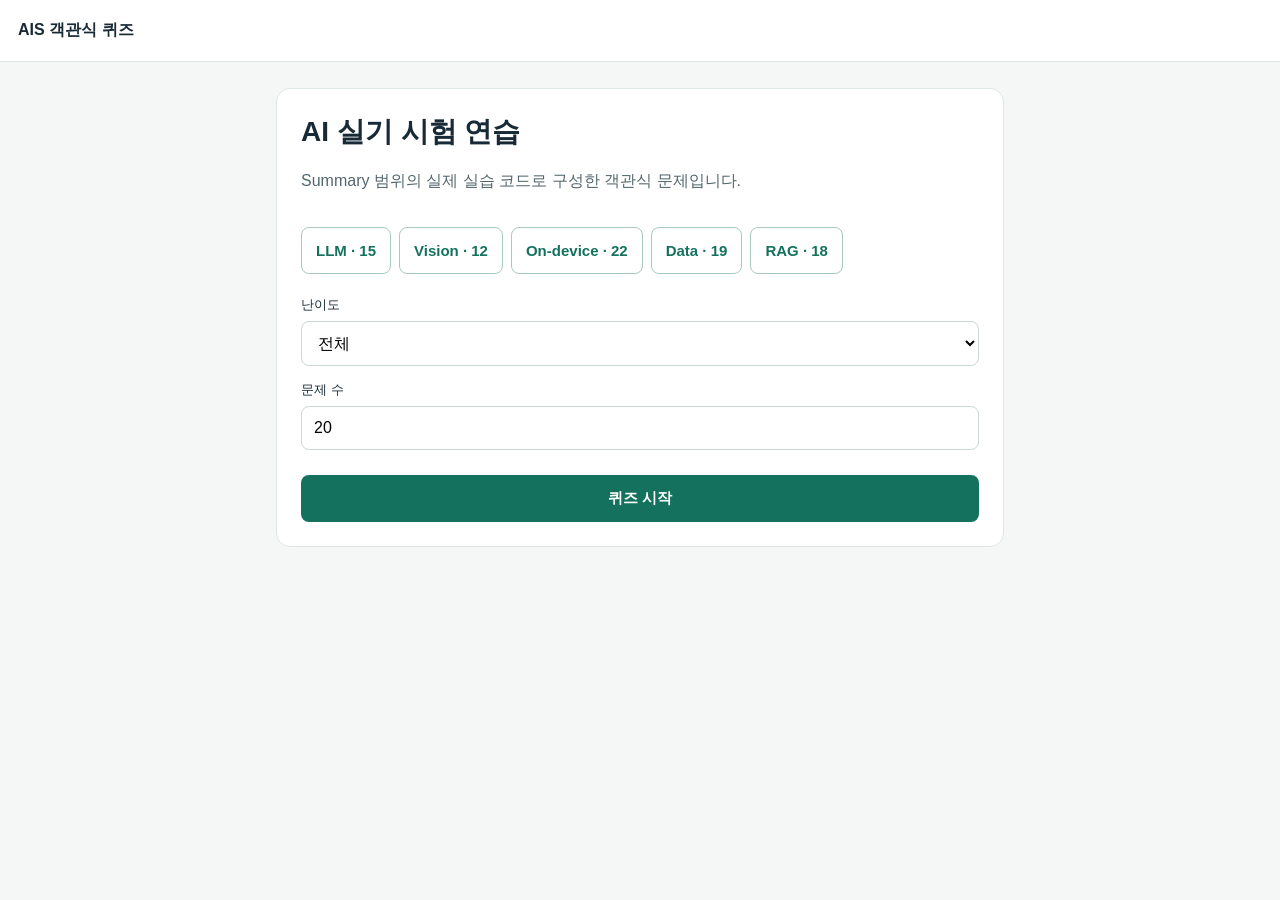
<file: docs/index.html>
<!doctype html>
<html lang="ko"><head><meta charset="utf-8"><meta name="viewport" content="width=device-width,initial-scale=1">
<title>AIS 객관식 퀴즈</title><link rel="stylesheet" href="style.css"><script src="questions.js"></script><script src="app.js" defer></script></head>
<body><header><b>AIS 객관식 퀴즈</b><span id="progress"></span></header><main>
<section id="setup"><h1>AI 실기 시험 연습</h1><p>Summary 범위의 실제 실습 코드로 구성한 객관식 문제입니다.</p>
<div id="fields"></div><label>난이도 <select id="level"><option value="mixed">전체</option><option value="easy">쉬움</option><option value="medium">보통</option><option value="hard">어려움</option></select></label>
<label>문제 수 <input id="count" type="number" min="1" value="20"></label><button id="start">퀴즈 시작</button><button id="retry" class="sub" hidden>최근 오답 다시 풀기</button></section>
<section id="quiz" hidden><div class="tags"><span id="field"></span><span id="level-tag"></span></div><h2 id="title"></h2><p id="prompt"></p><pre id="code"></pre><div id="options"></div><div id="feedback"></div><nav><button id="prev" class="sub">이전</button><button id="next">다음</button></nav></section>
<section id="result" hidden><h1>결과</h1><div id="score"></div><div id="breakdown"></div><button id="again">새 퀴즈</button></section>
</main></body></html>
</file>
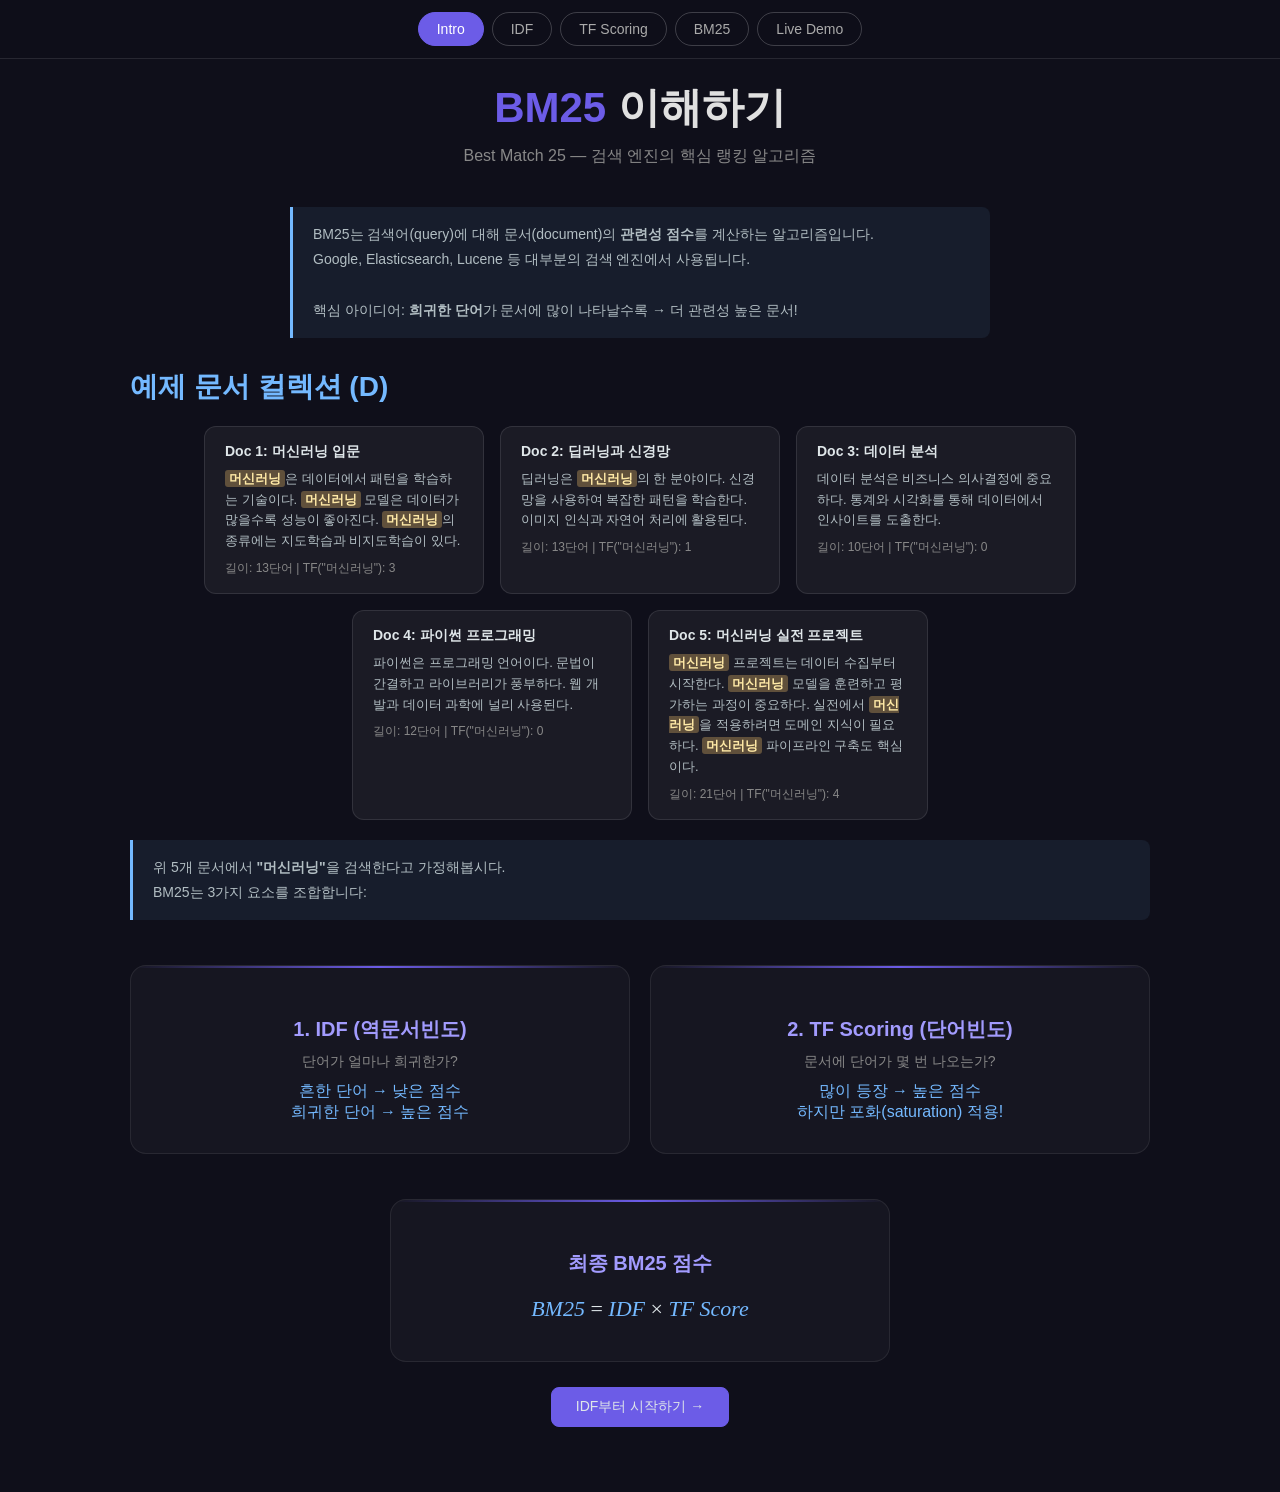
<file: 5. RAG/강의자료(이론)/1일차/bm25.html>
<!DOCTYPE html>
<html lang="ko">
<head>
<meta charset="UTF-8">
<meta name="viewport" content="width=device-width, initial-scale=1.0">
<title>BM25 Interactive Animation</title>
<style>
  * { margin: 0; padding: 0; box-sizing: border-box; }
  body {
    font-family: 'Segoe UI', -apple-system, BlinkMacSystemFont, sans-serif;
    background: #0f0f1a;
    color: #e0e0e0;
    overflow-x: hidden;
  }

  /* Navigation */
  .nav {
    position: fixed; top: 0; left: 0; right: 0; z-index: 100;
    background: rgba(15,15,26,0.95);
    backdrop-filter: blur(10px);
    border-bottom: 1px solid rgba(255,255,255,0.1);
    display: flex; justify-content: center; gap: 8px;
    padding: 12px 20px;
  }
  .nav button {
    padding: 8px 18px; border: 1px solid rgba(255,255,255,0.2);
    background: transparent; color: #aaa; border-radius: 20px;
    cursor: pointer; font-size: 14px; transition: all 0.3s;
  }
  .nav button.active { background: #6c5ce7; color: #fff; border-color: #6c5ce7; }
  .nav button:hover { border-color: #6c5ce7; color: #fff; }

  /* Sections */
  .section {
    display: none; min-height: 100vh; padding: 80px 40px 40px;
    max-width: 1100px; margin: 0 auto;
  }
  .section.active { display: block; }

  h1 { font-size: 42px; text-align: center; margin-bottom: 10px; }
  h1 span { color: #6c5ce7; }
  h2 { font-size: 28px; color: #74b9ff; margin: 30px 0 15px; }
  h3 { font-size: 20px; color: #a29bfe; margin: 20px 0 10px; }
  .subtitle { text-align: center; color: #888; font-size: 16px; margin-bottom: 40px; }

  /* Document cards */
  .docs-container { display: flex; gap: 16px; flex-wrap: wrap; justify-content: center; margin: 20px 0; }
  .doc-card {
    background: rgba(255,255,255,0.05); border: 1px solid rgba(255,255,255,0.1);
    border-radius: 12px; padding: 16px 20px; min-width: 200px; max-width: 280px;
    transition: all 0.4s; position: relative; overflow: hidden;
  }
  .doc-card.highlight {
    border-color: #6c5ce7; background: rgba(108,92,231,0.1);
    box-shadow: 0 0 20px rgba(108,92,231,0.3);
  }
  .doc-card .doc-title { font-weight: bold; color: #dfe6e9; margin-bottom: 8px; font-size: 14px; }
  .doc-card .doc-text { font-size: 13px; color: #b2bec3; line-height: 1.6; }
  .doc-card .doc-text .match {
    background: rgba(253,203,110,0.3); color: #ffeaa7; padding: 1px 4px;
    border-radius: 3px; font-weight: bold; transition: all 0.3s;
  }
  .doc-card .doc-text .match.active {
    background: rgba(253,203,110,0.6); transform: scale(1.05);
  }

  /* Formula display */
  .formula-box {
    background: rgba(255,255,255,0.03); border: 1px solid rgba(255,255,255,0.08);
    border-radius: 16px; padding: 30px; margin: 25px 0; text-align: center;
    position: relative; overflow: hidden;
  }
  .formula-box::before {
    content: ''; position: absolute; top: 0; left: 0; right: 0; height: 2px;
    background: linear-gradient(90deg, transparent, #6c5ce7, transparent);
  }
  .formula { font-size: 22px; font-family: 'Georgia', serif; color: #dfe6e9; line-height: 2; }
  .formula .var { color: #74b9ff; font-style: italic; }
  .formula .num { color: #ffeaa7; font-weight: bold; transition: all 0.3s; }
  .formula .op { color: #fd79a8; }
  .formula .result { color: #55efc4; font-weight: bold; font-size: 26px; }

  /* Calculation steps */
  .calc-steps {
    display: flex; flex-direction: column; gap: 12px; margin: 20px 0;
  }
  .calc-step {
    display: flex; align-items: center; gap: 15px;
    background: rgba(255,255,255,0.03); border-radius: 10px;
    padding: 14px 20px; opacity: 0; transform: translateX(-30px);
    transition: all 0.5s ease;
  }
  .calc-step.visible { opacity: 1; transform: translateX(0); }
  .calc-step .step-num {
    background: #6c5ce7; color: #fff; width: 30px; height: 30px;
    border-radius: 50%; display: flex; align-items: center; justify-content: center;
    font-size: 14px; font-weight: bold; flex-shrink: 0;
  }
  .calc-step .step-content { flex: 1; }
  .calc-step .step-label { color: #a29bfe; font-size: 13px; margin-bottom: 4px; }
  .calc-step .step-formula { color: #dfe6e9; font-size: 15px; font-family: 'Georgia', serif; }
  .calc-step .step-value { color: #55efc4; font-weight: bold; font-size: 18px; margin-left: auto; }

  /* Bar chart */
  .bar-chart { display: flex; align-items: flex-end; gap: 20px; height: 250px; margin: 30px 0; padding: 0 20px; }
  .bar-wrapper { flex: 1; display: flex; flex-direction: column; align-items: center; }
  .bar {
    width: 60px; background: linear-gradient(180deg, #6c5ce7, #a29bfe);
    border-radius: 8px 8px 0 0; transition: height 1s ease; position: relative;
    min-height: 0;
  }
  .bar .bar-value {
    position: absolute; top: -28px; left: 50%; transform: translateX(-50%);
    color: #55efc4; font-weight: bold; font-size: 14px; white-space: nowrap;
  }
  .bar-label { margin-top: 10px; font-size: 12px; color: #888; text-align: center; max-width: 80px; }

  /* Search box */
  .search-box {
    display: flex; align-items: center; gap: 12px; justify-content: center;
    margin: 30px 0;
  }
  .search-box input {
    background: rgba(255,255,255,0.08); border: 1px solid rgba(255,255,255,0.2);
    color: #fff; padding: 12px 20px; border-radius: 25px; font-size: 16px;
    width: 300px; outline: none; transition: border-color 0.3s;
  }
  .search-box input:focus { border-color: #6c5ce7; }
  .search-box button {
    padding: 12px 24px; background: #6c5ce7; color: #fff; border: none;
    border-radius: 25px; cursor: pointer; font-size: 16px; transition: all 0.3s;
  }
  .search-box button:hover { background: #5b4cdb; }

  /* Controls */
  .controls { display: flex; justify-content: center; gap: 12px; margin: 25px 0; }
  .controls button {
    padding: 10px 24px; border: 1px solid rgba(255,255,255,0.2);
    background: rgba(255,255,255,0.05); color: #dfe6e9; border-radius: 8px;
    cursor: pointer; font-size: 14px; transition: all 0.3s;
  }
  .controls button:hover { background: rgba(108,92,231,0.3); border-color: #6c5ce7; }
  .controls button.primary { background: #6c5ce7; border-color: #6c5ce7; }

  /* Explanation text */
  .explain {
    background: rgba(116,185,255,0.08); border-left: 3px solid #74b9ff;
    padding: 15px 20px; border-radius: 0 8px 8px 0; margin: 15px 0;
    font-size: 14px; line-height: 1.8; color: #b2bec3;
  }

  /* Parameter sliders */
  .param-group { display: flex; gap: 30px; margin: 20px 0; flex-wrap: wrap; }
  .param {
    flex: 1; min-width: 200px; background: rgba(255,255,255,0.03);
    border-radius: 10px; padding: 15px 20px;
  }
  .param label { display: flex; justify-content: space-between; color: #a29bfe; font-size: 14px; margin-bottom: 8px; }
  .param label span { color: #55efc4; font-weight: bold; }
  .param input[type="range"] {
    width: 100%; -webkit-appearance: none; height: 6px;
    background: rgba(255,255,255,0.1); border-radius: 3px; outline: none;
  }
  .param input[type="range"]::-webkit-slider-thumb {
    -webkit-appearance: none; width: 18px; height: 18px;
    background: #6c5ce7; border-radius: 50%; cursor: pointer;
  }

  /* Ranking table */
  .ranking-table { width: 100%; border-collapse: collapse; margin: 20px 0; }
  .ranking-table th {
    background: rgba(108,92,231,0.2); color: #a29bfe; padding: 12px 16px;
    text-align: left; font-size: 14px; border-bottom: 1px solid rgba(255,255,255,0.1);
  }
  .ranking-table td {
    padding: 12px 16px; border-bottom: 1px solid rgba(255,255,255,0.05);
    font-size: 14px; transition: all 0.5s;
  }
  .ranking-table tr { transition: all 0.5s; }
  .ranking-table tr.top { background: rgba(108,92,231,0.1); }

  /* Score badge */
  .score-badge {
    display: inline-block; background: rgba(85,239,196,0.15);
    color: #55efc4; padding: 4px 10px; border-radius: 12px;
    font-weight: bold; font-size: 13px;
  }

  /* Animation for section transitions */
  @keyframes fadeInUp {
    from { opacity: 0; transform: translateY(20px); }
    to { opacity: 1; transform: translateY(0); }
  }
  .animate-in { animation: fadeInUp 0.6s ease forwards; }

  /* Step indicator */
  .step-indicator {
    display: flex; justify-content: center; gap: 8px; margin: 20px 0;
  }
  .step-dot {
    width: 10px; height: 10px; border-radius: 50%;
    background: rgba(255,255,255,0.2); transition: all 0.3s;
  }
  .step-dot.active { background: #6c5ce7; transform: scale(1.3); }

  .tag {
    display: inline-block; background: rgba(108,92,231,0.2); color: #a29bfe;
    padding: 2px 8px; border-radius: 4px; font-size: 12px; margin: 2px;
  }

  .grid-2 { display: grid; grid-template-columns: 1fr 1fr; gap: 20px; }
  @media (max-width: 768px) { .grid-2 { grid-template-columns: 1fr; } }

  .highlight-num { color: #ffeaa7 !important; font-weight: bold; }

  /* Race bars (horizontal) */
  .race-row {
    display: flex; align-items: center; gap: 12px; margin: 8px 0;
    transition: all 0.8s cubic-bezier(0.4, 0, 0.2, 1);
    position: relative;
  }
  .race-label {
    width: 180px; flex-shrink: 0; font-size: 13px; color: #dfe6e9;
    text-align: right; white-space: nowrap; overflow: hidden; text-overflow: ellipsis;
  }
  .race-bar-bg {
    flex: 1; height: 38px; background: rgba(255,255,255,0.03);
    border-radius: 6px; position: relative; overflow: hidden;
  }
  .race-bar-fill {
    height: 100%; border-radius: 6px;
    transition: width 0.8s cubic-bezier(0.4, 0, 0.2, 1), background 0.5s;
    display: flex; align-items: center; justify-content: flex-end; padding-right: 10px;
    font-size: 13px; font-weight: bold; color: #fff; min-width: 50px;
  }
  .race-rank {
    width: 32px; height: 32px; border-radius: 50%; display: flex;
    align-items: center; justify-content: center; font-weight: bold;
    font-size: 16px; flex-shrink: 0; transition: all 0.5s;
  }
  .race-rank.r1 { background: #ffd700; color: #1a1a2e; }
  .race-rank.r2 { background: #c0c0c0; color: #1a1a2e; }
  .race-rank.r3 { background: #cd7f32; color: #1a1a2e; }
  .race-rank.r4 { background: rgba(255,255,255,0.15); color: #888; }
  .race-rank.r5 { background: rgba(255,255,255,0.08); color: #666; }

  .race-change {
    width: 50px; flex-shrink: 0; text-align: center; font-size: 14px; font-weight: bold;
    transition: all 0.5s;
  }
  .race-change.up { color: #55efc4; }
  .race-change.down { color: #ff7675; }
  .race-change.same { color: #636e72; }

  /* Preset buttons */
  .preset-btn {
    padding: 10px 18px; border: 2px solid rgba(255,255,255,0.15);
    background: rgba(255,255,255,0.04); color: #b2bec3; border-radius: 12px;
    cursor: pointer; font-size: 13px; transition: all 0.3s; text-align: center;
    min-width: 140px;
  }
  .preset-btn:hover { border-color: #6c5ce7; color: #dfe6e9; background: rgba(108,92,231,0.1); }
  .preset-btn.active { border-color: #6c5ce7; color: #fff; background: rgba(108,92,231,0.25); box-shadow: 0 0 15px rgba(108,92,231,0.3); }
  .preset-btn .preset-name { font-weight: bold; font-size: 14px; margin-bottom: 4px; }
  .preset-btn .preset-vals { color: #a29bfe; font-size: 12px; }

  /* Rank change flash */
  @keyframes flashGold {
    0% { box-shadow: 0 0 0px rgba(255,215,0,0); }
    50% { box-shadow: 0 0 20px rgba(255,215,0,0.5); }
    100% { box-shadow: 0 0 0px rgba(255,215,0,0); }
  }
  .rank-flash { animation: flashGold 0.6s ease; }
</style>
</head>
<body>

<nav class="nav">
  <button class="active" onclick="showSection('intro')">Intro</button>
  <button onclick="showSection('idf')">IDF</button>
  <button onclick="showSection('tf')">TF Scoring</button>
  <button onclick="showSection('bm25')">BM25</button>
  <button onclick="showSection('demo')">Live Demo</button>
</nav>

<!-- INTRO -->
<div id="intro" class="section active">
  <h1><span>BM25</span> 이해하기</h1>
  <p class="subtitle">Best Match 25 — 검색 엔진의 핵심 랭킹 알고리즘</p>

  <div class="explain" style="max-width:700px; margin: 30px auto;">
    BM25는 검색어(query)에 대해 문서(document)의 <strong>관련성 점수</strong>를 계산하는 알고리즘입니다.<br>
    Google, Elasticsearch, Lucene 등 대부분의 검색 엔진에서 사용됩니다.<br><br>
    핵심 아이디어: <strong>희귀한 단어</strong>가 문서에 많이 나타날수록 → 더 관련성 높은 문서!
  </div>

  <h2>예제 문서 컬렉션 (D)</h2>
  <div class="docs-container" id="intro-docs"></div>

  <div class="explain" style="margin-top: 20px;">
    위 5개 문서에서 <strong>"머신러닝"</strong>을 검색한다고 가정해봅시다.<br>
    BM25는 3가지 요소를 조합합니다:
  </div>

  <div class="grid-2" style="margin-top: 20px;">
    <div class="formula-box">
      <h3>1. IDF (역문서빈도)</h3>
      <p style="color:#888; font-size:14px;">단어가 얼마나 희귀한가?</p>
      <p style="color:#74b9ff; margin-top:10px;">흔한 단어 → 낮은 점수<br>희귀한 단어 → 높은 점수</p>
    </div>
    <div class="formula-box">
      <h3>2. TF Scoring (단어빈도)</h3>
      <p style="color:#888; font-size:14px;">문서에 단어가 몇 번 나오는가?</p>
      <p style="color:#74b9ff; margin-top:10px;">많이 등장 → 높은 점수<br>하지만 포화(saturation) 적용!</p>
    </div>
  </div>

  <div class="formula-box" style="max-width: 500px; margin: 20px auto;">
    <h3>최종 BM25 점수</h3>
    <div class="formula">
      <span class="var">BM25</span> = <span class="var">IDF</span> × <span class="var">TF Score</span>
    </div>
  </div>

  <div class="controls">
    <button class="primary" onclick="showSection('idf')">IDF부터 시작하기 →</button>
  </div>
</div>

<!-- IDF Section -->
<div id="idf" class="section">
  <h1>Step 1: <span>IDF</span></h1>
  <p class="subtitle">Inverse Document Frequency — 단어의 희귀도</p>

  <div class="formula-box">
    <div class="formula">
      IDF(<span class="var">w</span>) = log<sub>e</sub>(1 + (<span class="var">|D|</span> − <span class="var">df</span> + 0.5) / (<span class="var">df</span> + 0.5))
    </div>
    <div style="margin-top:15px; font-size:14px; color:#888;">
      <span class="var">|D|</span> = 전체 문서 수 &nbsp;|&nbsp;
      <span class="var">df</span> = 해당 단어가 등장하는 문서 수
    </div>
  </div>

  <div class="explain">
    <strong>직관:</strong> "the", "is" 같은 흔한 단어는 거의 모든 문서에 있으므로 df ≈ |D| → IDF ≈ 0<br>
    반면 "양자컴퓨팅" 같은 희귀한 단어는 df가 작아 → IDF가 커집니다.
  </div>

  <h2>단어별 IDF 비교</h2>
  <p style="color:#888; font-size:14px; margin-bottom:10px;">|D| = 5 (전체 문서 5개)</p>

  <div id="idf-chart" class="bar-chart"></div>
  <div id="idf-labels" style="display:flex; gap:20px; justify-content:center; flex-wrap:wrap;"></div>

  <div id="idf-calc-steps" class="calc-steps" style="margin-top:30px;"></div>

  <div class="controls" style="margin-top:30px;">
    <button onclick="animateIDF()">계산 애니메이션 ▶</button>
    <button class="primary" onclick="showSection('tf')">TF Scoring으로 →</button>
  </div>
</div>

<!-- TF Scoring Section -->
<div id="tf" class="section">
  <h1>Step 2: <span>TF Scoring</span></h1>
  <p class="subtitle">Term Frequency with Saturation — 단어 빈도 점수</p>

  <div class="formula-box">
    <div class="formula">
      Score(<span class="var">w</span>, doc) =
      <span class="var">TF</span> · (<span class="var">k</span> + 1) /
      (<span class="var">TF</span> + <span class="var">k</span> · (1 − <span class="var">b</span> + <span class="var">b</span> · <span class="var">|doc|</span>/<span class="var">avgdl</span>))
    </div>
  </div>

  <div class="param-group">
    <div class="param">
      <label>k (포화 계수) <span id="k-val">1.2</span></label>
      <input type="range" id="k-slider" min="0" max="3" step="0.1" value="1.2" oninput="updateTFChart()">
      <p style="color:#666; font-size:12px; margin-top:5px;">높을수록 TF의 영향이 천천히 포화</p>
    </div>
    <div class="param">
      <label>b (문서 길이 보정) <span id="b-val">0.75</span></label>
      <input type="range" id="b-slider" min="0" max="1" step="0.05" value="0.75" oninput="updateTFChart()">
      <p style="color:#666; font-size:12px; margin-top:5px;">1이면 긴 문서에 강한 페널티, 0이면 길이 무시</p>
    </div>
  </div>

  <div class="grid-2">
    <div>
      <h3>TF Saturation 곡선</h3>
      <canvas id="tf-curve" width="450" height="280"></canvas>
      <div class="explain" style="margin-top:10px;">
        TF가 증가해도 점수는 <strong>무한히 올라가지 않고</strong> 포화됩니다.<br>
        이것이 순수 TF와 BM25의 핵심 차이입니다.
      </div>
    </div>
    <div>
      <h3>문서 길이 보정 (b 파라미터)</h3>
      <canvas id="len-curve" width="450" height="280"></canvas>
      <div class="explain" style="margin-top:10px;">
        긴 문서는 단어가 자연스럽게 더 많이 등장하므로<br>
        <strong>b</strong>가 이를 보정합니다. b=0이면 보정 없음.
      </div>
    </div>
  </div>

  <h2>실제 계산 예시</h2>
  <p style="color:#888;">검색어: "머신러닝" | k=1.2, b=0.75, avgdl=<span id="avgdl-display"></span></p>
  <div id="tf-calc-steps" class="calc-steps" style="margin-top:15px;"></div>

  <div class="controls" style="margin-top:30px;">
    <button onclick="animateTF()">계산 애니메이션 ▶</button>
    <button class="primary" onclick="showSection('bm25')">최종 BM25로 →</button>
  </div>
</div>

<!-- BM25 Final Section -->
<div id="bm25" class="section">
  <h1>Final: <span>BM25</span> Score</h1>
  <p class="subtitle">IDF × TF Score = 최종 관련성 점수</p>

  <div class="formula-box">
    <div class="formula">
      BM25(<span class="var">w</span>, doc, D) = Score<sub>BM25</sub>(<span class="var">w</span>, doc) × IDF<sub>BM25</sub>(<span class="var">w</span>, D)
    </div>
  </div>

  <div class="explain">
    각 문서에 대해 IDF(전체 컬렉션 기준)와 TF Score(개별 문서 기준)를 곱해서 최종 점수를 구합니다.<br>
    검색어가 여러 단어인 경우, 각 단어의 BM25를 합산합니다.
  </div>

  <h2>검색어: "머신러닝" — 문서별 최종 점수</h2>
  <div id="bm25-breakdown"></div>

  <div style="margin-top: 30px;">
    <h2>문서 랭킹 결과</h2>
    <table class="ranking-table" id="ranking-table">
      <thead>
        <tr>
          <th>순위</th><th>문서</th><th>TF</th><th>|doc|</th><th>TF Score</th><th>IDF</th><th>BM25</th>
        </tr>
      </thead>
      <tbody id="ranking-body"></tbody>
    </table>
  </div>

  <div id="bm25-bars" class="bar-chart" style="height:200px; margin-top:30px;"></div>

  <div class="controls" style="margin-top:30px;">
    <button onclick="animateBM25()">랭킹 애니메이션 ▶</button>
    <button class="primary" onclick="showSection('demo')">라이브 데모 →</button>
  </div>
</div>

<!-- Live Demo Section -->
<div id="demo" class="section">
  <h1>Live <span>Demo</span></h1>
  <p class="subtitle">k와 b 값에 따라 문서 랭킹이 극적으로 바뀌는 것을 확인해보세요</p>

  <div class="search-box">
    <input type="text" id="search-input" placeholder="검색어 입력 (예: 딥러닝 모델)" value="머신러닝 데이터">
    <button onclick="runDemo()">검색</button>
  </div>

  <!-- Preset scenarios -->
  <div style="margin: 20px 0;">
    <h3 style="text-align:center; margin-bottom: 15px;">시나리오 프리셋</h3>
    <div id="presets" style="display:flex; gap:10px; flex-wrap:wrap; justify-content:center;"></div>
  </div>

  <!-- Sliders -->
  <div class="param-group">
    <div class="param">
      <label>k (포화 계수) <span id="demo-k-val">1.2</span></label>
      <input type="range" id="demo-k" min="0" max="3" step="0.05" value="1.2" oninput="onSliderChange()">
      <div style="display:flex; justify-content:space-between; color:#555; font-size:11px; margin-top:4px;">
        <span>0 (TF 무시)</span><span>1.2 (기본)</span><span>3.0 (TF 중시)</span>
      </div>
    </div>
    <div class="param">
      <label>b (문서 길이 보정) <span id="demo-b-val">0.75</span></label>
      <input type="range" id="demo-b" min="0" max="1" step="0.05" value="0.75" oninput="onSliderChange()">
      <div style="display:flex; justify-content:space-between; color:#555; font-size:11px; margin-top:4px;">
        <span>0 (길이 무시)</span><span>0.75 (기본)</span><span>1.0 (강한 보정)</span>
      </div>
    </div>
  </div>

  <!-- Current scenario explanation -->
  <div id="demo-explain" class="explain" style="text-align:center; font-size:15px;"></div>

  <!-- Animated ranking race -->
  <div style="margin: 30px 0;">
    <h2 style="text-align:center;">문서 랭킹 레이스</h2>
    <div id="race-container" style="margin-top:20px; display:flex; flex-direction:column;"></div>
  </div>

  <!-- Detail table -->
  <table class="ranking-table" id="demo-table" style="margin-top:20px;">
    <thead>
      <tr><th>순위</th><th>문서</th><th>TF</th><th>|doc|</th><th>TF Score</th><th>IDF 합</th><th>BM25</th></tr>
    </thead>
    <tbody id="demo-body"></tbody>
  </table>

  <!-- Animate between presets -->
  <div class="controls" style="margin-top: 20px;">
    <button class="primary" onclick="animatePresetCycle()" id="cycle-btn">모든 시나리오 자동 재생 ▶</button>
  </div>
</div>

<script>
// ===== DATA =====
const documents = [
  {
    id: 1,
    title: "Doc 1: 머신러닝 입문",
    text: "머신러닝은 데이터에서 패턴을 학습하는 기술이다. 머신러닝 모델은 데이터가 많을수록 성능이 좋아진다. 머신러닝의 종류에는 지도학습과 비지도학습이 있다.",
    words: ["머신러닝", "데이터", "패턴", "학습", "기술", "머신러닝", "모델", "데이터", "성능", "머신러닝", "종류", "지도학습", "비지도학습"]
  },
  {
    id: 2,
    title: "Doc 2: 딥러닝과 신경망",
    text: "딥러닝은 머신러닝의 한 분야이다. 신경망을 사용하여 복잡한 패턴을 학습한다. 이미지 인식과 자연어 처리에 활용된다.",
    words: ["딥러닝", "머신러닝", "분야", "신경망", "사용", "복잡", "패턴", "학습", "이미지", "인식", "자연어", "처리", "활용"]
  },
  {
    id: 3,
    title: "Doc 3: 데이터 분석",
    text: "데이터 분석은 비즈니스 의사결정에 중요하다. 통계와 시각화를 통해 데이터에서 인사이트를 도출한다.",
    words: ["데이터", "분석", "비즈니스", "의사결정", "중요", "통계", "시각화", "데이터", "인사이트", "도출"]
  },
  {
    id: 4,
    title: "Doc 4: 파이썬 프로그래밍",
    text: "파이썬은 프로그래밍 언어이다. 문법이 간결하고 라이브러리가 풍부하다. 웹 개발과 데이터 과학에 널리 사용된다.",
    words: ["파이썬", "프로그래밍", "언어", "문법", "간결", "라이브러리", "풍부", "웹", "개발", "데이터", "과학", "사용"]
  },
  {
    id: 5,
    title: "Doc 5: 머신러닝 실전 프로젝트",
    text: "머신러닝 프로젝트는 데이터 수집부터 시작한다. 머신러닝 모델을 훈련하고 평가하는 과정이 중요하다. 실전에서 머신러닝을 적용하려면 도메인 지식이 필요하다. 머신러닝 파이프라인 구축도 핵심이다.",
    words: ["머신러닝", "프로젝트", "데이터", "수집", "시작", "머신러닝", "모델", "훈련", "평가", "과정", "중요", "실전", "머신러닝", "적용", "도메인", "지식", "필요", "머신러닝", "파이프라인", "구축", "핵심"]
  }
];

const D = documents.length; // 5

// Count term frequency in a document
function getTF(term, doc) {
  return doc.words.filter(w => w === term).length;
}

// Count document frequency
function getDF(term) {
  return documents.filter(doc => doc.words.includes(term)).length;
}

// Average document length
function getAvgDL() {
  return documents.reduce((sum, doc) => sum + doc.words.length, 0) / D;
}

// IDF calculation
function calcIDF(df, totalDocs) {
  return Math.log(1 + (totalDocs - df + 0.5) / (df + 0.5));
}

// TF Score
function calcTFScore(tf, docLen, avgdl, k, b) {
  return (tf * (k + 1)) / (tf + k * (1 - b + b * (docLen / avgdl)));
}

// BM25 for a single term
function calcBM25(term, doc, k, b) {
  const tf = getTF(term, doc);
  const df = getDF(term);
  const avgdl = getAvgDL();
  const idf = calcIDF(df, D);
  const tfScore = calcTFScore(tf, doc.words.length, avgdl, k, b);
  return { bm25: idf * tfScore, idf, tfScore, tf, df, docLen: doc.words.length };
}

// ===== NAVIGATION =====
function showSection(id) {
  document.querySelectorAll('.section').forEach(s => s.classList.remove('active'));
  document.querySelectorAll('.nav button').forEach(b => b.classList.remove('active'));
  document.getElementById(id).classList.add('active');
  document.querySelector(`.nav button[onclick="showSection('${id}')"]`).classList.add('active');

  if (id === 'idf') initIDF();
  if (id === 'tf') initTF();
  if (id === 'bm25') initBM25();
  if (id === 'demo') { initPresets(); prevRanking = null; runDemo(); }
}

// ===== INTRO =====
function initIntro() {
  const container = document.getElementById('intro-docs');
  container.innerHTML = '';
  documents.forEach(doc => {
    const card = document.createElement('div');
    card.className = 'doc-card';
    const highlighted = doc.text.replace(/머신러닝/g, '<span class="match">머신러닝</span>');
    card.innerHTML = `
      <div class="doc-title">${doc.title}</div>
      <div class="doc-text">${highlighted}</div>
      <div style="margin-top:8px; color:#888; font-size:12px;">길이: ${doc.words.length}단어 | TF("머신러닝"): ${getTF("머신러닝", doc)}</div>
    `;
    container.appendChild(card);
  });
}

// ===== IDF =====
const idfWords = [
  { word: "데이터", df: 4 },
  { word: "학습", df: 2 },
  { word: "머신러닝", df: 3 },
  { word: "신경망", df: 1 },
  { word: "파이프라인", df: 1 },
];

function initIDF() {
  const chart = document.getElementById('idf-chart');
  chart.innerHTML = '';
  idfWords.forEach(item => {
    const idf = calcIDF(item.df, D);
    const wrapper = document.createElement('div');
    wrapper.className = 'bar-wrapper';
    wrapper.innerHTML = `
      <div class="bar" style="height:0px" data-target="${idf / 2.0 * 200}">
        <span class="bar-value">${idf.toFixed(3)}</span>
      </div>
      <div class="bar-label"><strong>${item.word}</strong><br>df=${item.df}</div>
    `;
    chart.appendChild(wrapper);
  });

  const steps = document.getElementById('idf-calc-steps');
  steps.innerHTML = '';
  idfWords.forEach((item, i) => {
    const idf = calcIDF(item.df, D);
    const step = document.createElement('div');
    step.className = 'calc-step';
    step.innerHTML = `
      <div class="step-num">${i + 1}</div>
      <div class="step-content">
        <div class="step-label">"${item.word}" — df = ${item.df}</div>
        <div class="step-formula">log(1 + (${D} − ${item.df} + 0.5) / (${item.df} + 0.5)) = log(1 + ${((D - item.df + 0.5) / (item.df + 0.5)).toFixed(3)})</div>
      </div>
      <div class="step-value">${idf.toFixed(3)}</div>
    `;
    steps.appendChild(step);
  });
}

function animateIDF() {
  const bars = document.querySelectorAll('#idf-chart .bar');
  const steps = document.querySelectorAll('#idf-calc-steps .calc-step');

  bars.forEach(bar => { bar.style.height = '0px'; });
  steps.forEach(step => { step.classList.remove('visible'); });

  bars.forEach((bar, i) => {
    setTimeout(() => {
      bar.style.height = bar.dataset.target + 'px';
      steps[i].classList.add('visible');
    }, i * 400);
  });
}

// ===== TF SCORING =====
function initTF() {
  const avgdl = getAvgDL();
  document.getElementById('avgdl-display').textContent = avgdl.toFixed(1);
  updateTFChart();
  buildTFSteps();
}

function updateTFChart() {
  const k = parseFloat(document.getElementById('k-slider').value);
  const b = parseFloat(document.getElementById('b-slider').value);
  document.getElementById('k-val').textContent = k.toFixed(1);
  document.getElementById('b-val').textContent = b.toFixed(2);
  drawTFCurve(k, b);
  drawLenCurve(k, b);
}

function drawTFCurve(k, b) {
  const canvas = document.getElementById('tf-curve');
  const ctx = canvas.getContext('2d');
  const W = canvas.width, H = canvas.height;
  ctx.clearRect(0, 0, W, H);

  const pad = { left: 50, bottom: 40, top: 20, right: 20 };
  const gW = W - pad.left - pad.right;
  const gH = H - pad.top - pad.bottom;

  // Axes
  ctx.strokeStyle = 'rgba(255,255,255,0.2)';
  ctx.lineWidth = 1;
  ctx.beginPath();
  ctx.moveTo(pad.left, pad.top);
  ctx.lineTo(pad.left, H - pad.bottom);
  ctx.lineTo(W - pad.right, H - pad.bottom);
  ctx.stroke();

  // Labels
  ctx.fillStyle = '#888';
  ctx.font = '12px sans-serif';
  ctx.textAlign = 'center';
  ctx.fillText('TF (단어 빈도)', W / 2, H - 5);
  ctx.save();
  ctx.translate(12, H / 2);
  ctx.rotate(-Math.PI / 2);
  ctx.fillText('Score', 0, 0);
  ctx.restore();

  // X ticks
  for (let i = 0; i <= 10; i++) {
    const x = pad.left + (i / 10) * gW;
    ctx.fillStyle = '#666';
    ctx.fillText(i.toString(), x, H - pad.bottom + 18);
  }

  const maxScore = (k + 1); // theoretical max
  // Y ticks
  for (let i = 0; i <= 4; i++) {
    const val = (i / 4) * maxScore;
    const y = H - pad.bottom - (i / 4) * gH;
    ctx.fillStyle = '#666';
    ctx.textAlign = 'right';
    ctx.fillText(val.toFixed(1), pad.left - 8, y + 4);
    ctx.strokeStyle = 'rgba(255,255,255,0.05)';
    ctx.beginPath();
    ctx.moveTo(pad.left, y);
    ctx.lineTo(W - pad.right, y);
    ctx.stroke();
  }

  // BM25 TF curve (doc length = avgdl)
  ctx.beginPath();
  ctx.strokeStyle = '#6c5ce7';
  ctx.lineWidth = 3;
  for (let tf = 0; tf <= 10; tf += 0.1) {
    const score = calcTFScore(tf, 1, 1, k, b); // docLen=avgdl
    const x = pad.left + (tf / 10) * gW;
    const y = H - pad.bottom - (score / maxScore) * gH;
    if (tf === 0) ctx.moveTo(x, y); else ctx.lineTo(x, y);
  }
  ctx.stroke();

  // Pure TF line (for comparison)
  ctx.beginPath();
  ctx.strokeStyle = 'rgba(253,203,110,0.4)';
  ctx.lineWidth = 1;
  ctx.setLineDash([5, 5]);
  for (let tf = 0; tf <= 10; tf += 0.1) {
    const x = pad.left + (tf / 10) * gW;
    const y = H - pad.bottom - (tf / maxScore) * gH;
    if (tf === 0) ctx.moveTo(x, y); else ctx.lineTo(x, y);
    if (y < pad.top) break;
  }
  ctx.stroke();
  ctx.setLineDash([]);

  // Legend
  ctx.fillStyle = '#6c5ce7';
  ctx.fillRect(W - 170, pad.top + 5, 14, 3);
  ctx.fillStyle = '#aaa';
  ctx.textAlign = 'left';
  ctx.fillText('BM25 TF Score', W - 150, pad.top + 10);
  ctx.fillStyle = 'rgba(253,203,110,0.5)';
  ctx.fillRect(W - 170, pad.top + 22, 14, 2);
  ctx.fillStyle = '#888';
  ctx.fillText('순수 TF (비교용)', W - 150, pad.top + 27);
}

function drawLenCurve(k, b) {
  const canvas = document.getElementById('len-curve');
  const ctx = canvas.getContext('2d');
  const W = canvas.width, H = canvas.height;
  ctx.clearRect(0, 0, W, H);

  const pad = { left: 50, bottom: 40, top: 20, right: 20 };
  const gW = W - pad.left - pad.right;
  const gH = H - pad.top - pad.bottom;

  ctx.strokeStyle = 'rgba(255,255,255,0.2)';
  ctx.lineWidth = 1;
  ctx.beginPath();
  ctx.moveTo(pad.left, pad.top);
  ctx.lineTo(pad.left, H - pad.bottom);
  ctx.lineTo(W - pad.right, H - pad.bottom);
  ctx.stroke();

  ctx.fillStyle = '#888';
  ctx.font = '12px sans-serif';
  ctx.textAlign = 'center';
  ctx.fillText('|doc| / avgdl (상대 문서 길이)', W / 2, H - 5);

  const tf = 3; // fixed TF
  const maxRatio = 3;
  let maxScore = 0;
  for (let r = 0.1; r <= maxRatio; r += 0.1) {
    const s = calcTFScore(tf, r, 1, k, b);
    if (s > maxScore) maxScore = s;
  }
  maxScore *= 1.2;

  // X ticks
  for (let i = 0; i <= 6; i++) {
    const val = (i / 6) * maxRatio;
    const x = pad.left + (i / 6) * gW;
    ctx.fillStyle = '#666';
    ctx.fillText(val.toFixed(1), x, H - pad.bottom + 18);
  }

  // avgdl line
  const avgX = pad.left + (1 / maxRatio) * gW;
  ctx.strokeStyle = 'rgba(253,203,110,0.3)';
  ctx.setLineDash([4, 4]);
  ctx.beginPath();
  ctx.moveTo(avgX, pad.top);
  ctx.lineTo(avgX, H - pad.bottom);
  ctx.stroke();
  ctx.setLineDash([]);
  ctx.fillStyle = '#ffeaa7';
  ctx.fillText('avgdl', avgX, pad.top + 15);

  // Draw curves for different b values
  const bValues = [0, 0.5, 0.75, 1.0];
  const colors = ['#55efc4', '#74b9ff', '#6c5ce7', '#fd79a8'];

  bValues.forEach((bv, idx) => {
    ctx.beginPath();
    ctx.strokeStyle = colors[idx];
    ctx.lineWidth = bv === b ? 3 : 1.5;
    ctx.globalAlpha = bv === b ? 1 : 0.4;

    for (let r = 0.1; r <= maxRatio; r += 0.05) {
      const score = calcTFScore(tf, r, 1, k, bv);
      const x = pad.left + (r / maxRatio) * gW;
      const y = H - pad.bottom - (score / maxScore) * gH;
      if (r <= 0.1) ctx.moveTo(x, y); else ctx.lineTo(x, y);
    }
    ctx.stroke();
    ctx.globalAlpha = 1;
  });

  // Legend
  bValues.forEach((bv, idx) => {
    ctx.fillStyle = colors[idx];
    ctx.globalAlpha = bv === b ? 1 : 0.5;
    ctx.fillRect(W - 120, pad.top + 5 + idx * 18, 12, 3);
    ctx.fillStyle = bv === b ? '#ddd' : '#888';
    ctx.textAlign = 'left';
    ctx.fillText(`b = ${bv}`, W - 100, pad.top + 10 + idx * 18);
  });
  ctx.globalAlpha = 1;
}

function buildTFSteps() {
  const steps = document.getElementById('tf-calc-steps');
  steps.innerHTML = '';
  const k = 1.2, b = 0.75;
  const avgdl = getAvgDL();
  const term = "머신러닝";

  documents.forEach((doc, i) => {
    const tf = getTF(term, doc);
    const docLen = doc.words.length;
    const score = calcTFScore(tf, docLen, avgdl, k, b);
    const denom = tf + k * (1 - b + b * (docLen / avgdl));

    const step = document.createElement('div');
    step.className = 'calc-step';
    step.innerHTML = `
      <div class="step-num">${i + 1}</div>
      <div class="step-content">
        <div class="step-label">${doc.title} — TF=${tf}, |doc|=${docLen}</div>
        <div class="step-formula">${tf} × ${(k+1).toFixed(1)} / (${tf} + ${k} × (1 − ${b} + ${b} × ${docLen}/${avgdl.toFixed(1)})) = ${tf * (k+1)} / ${denom.toFixed(3)}</div>
      </div>
      <div class="step-value">${score.toFixed(3)}</div>
    `;
    steps.appendChild(step);
  });
}

function animateTF() {
  const steps = document.querySelectorAll('#tf-calc-steps .calc-step');
  steps.forEach(s => s.classList.remove('visible'));
  steps.forEach((step, i) => {
    setTimeout(() => step.classList.add('visible'), i * 500);
  });
}

// ===== BM25 FINAL =====
function initBM25() {
  const term = "머신러닝";
  const k = 1.2, b = 0.75;
  const avgdl = getAvgDL();
  const df = getDF(term);
  const idf = calcIDF(df, D);

  const breakdown = document.getElementById('bm25-breakdown');
  breakdown.innerHTML = '';

  const results = documents.map(doc => {
    const r = calcBM25(term, doc, k, b);
    return { ...r, doc };
  });

  // Breakdown cards
  const grid = document.createElement('div');
  grid.className = 'docs-container';
  results.forEach(r => {
    const card = document.createElement('div');
    card.className = 'doc-card';
    card.innerHTML = `
      <div class="doc-title">${r.doc.title}</div>
      <div style="font-size:13px; color:#888; margin:8px 0;">
        TF = <span class="highlight-num">${r.tf}</span> |
        |doc| = ${r.docLen} |
        TF Score = <span style="color:#74b9ff;">${r.tfScore.toFixed(3)}</span>
      </div>
      <div style="font-size:13px; color:#888;">
        IDF = <span style="color:#a29bfe;">${r.idf.toFixed(3)}</span>
      </div>
      <div style="margin-top:10px; font-size:16px;">
        BM25 = <span class="score-badge">${r.bm25.toFixed(4)}</span>
      </div>
    `;
    grid.appendChild(card);
  });
  breakdown.appendChild(grid);

  // Ranking table
  const sorted = [...results].sort((a, b) => b.bm25 - a.bm25);
  const tbody = document.getElementById('ranking-body');
  tbody.innerHTML = '';
  sorted.forEach((r, i) => {
    const tr = document.createElement('tr');
    if (i === 0) tr.className = 'top';
    tr.innerHTML = `
      <td>${i + 1}</td>
      <td>${r.doc.title}</td>
      <td>${r.tf}</td>
      <td>${r.docLen}</td>
      <td>${r.tfScore.toFixed(3)}</td>
      <td>${r.idf.toFixed(3)}</td>
      <td><span class="score-badge">${r.bm25.toFixed(4)}</span></td>
    `;
    tbody.appendChild(tr);
  });

  // Bar chart
  const barContainer = document.getElementById('bm25-bars');
  barContainer.innerHTML = '';
  const maxBM25 = Math.max(...results.map(r => r.bm25));
  sorted.forEach(r => {
    const wrapper = document.createElement('div');
    wrapper.className = 'bar-wrapper';
    const h = maxBM25 > 0 ? (r.bm25 / maxBM25) * 180 : 0;
    wrapper.innerHTML = `
      <div class="bar" style="height:0px" data-target="${h}">
        <span class="bar-value">${r.bm25.toFixed(3)}</span>
      </div>
      <div class="bar-label">${r.doc.title.replace('Doc ', 'D')}</div>
    `;
    barContainer.appendChild(wrapper);
  });
}

function animateBM25() {
  const bars = document.querySelectorAll('#bm25-bars .bar');
  bars.forEach(bar => bar.style.height = '0px');
  bars.forEach((bar, i) => {
    setTimeout(() => {
      bar.style.height = bar.dataset.target + 'px';
    }, i * 300);
  });
}

// ===== LIVE DEMO =====
const docColors = ['#6c5ce7', '#00b894', '#e17055', '#0984e3', '#fdcb6e'];
let prevRanking = null;
let cycleInterval = null;

const presets = [
  {
    name: "📊 기본값",
    k: 1.2, b: 0.75,
    desc: "Elasticsearch/Lucene 기본 설정. TF와 문서 길이를 균형 있게 반영합니다."
  },
  {
    name: "📏 길이 무시",
    k: 1.2, b: 0.0,
    desc: "b=0 → 문서 길이를 완전히 무시! 긴 문서(Doc 5)가 TF가 높아서 1위로 올라갑니다."
  },
  {
    name: "📐 강한 길이 보정",
    k: 1.2, b: 1.0,
    desc: "b=1 → 긴 문서에 강한 페널티. 짧은 문서(Doc 2)가 상대적으로 유리해집니다."
  },
  {
    name: "🔢 TF 극대화",
    k: 3.0, b: 0.75,
    desc: "k=3 → TF 포화가 느려져서 단어가 많이 반복된 문서가 압도적으로 유리합니다."
  },
  {
    name: "🎯 TF 무시",
    k: 0.0, b: 0.75,
    desc: "k=0 → TF의 영향이 사라짐! 단어 존재 여부만 중요. 모든 매칭 문서가 비슷한 점수."
  },
  {
    name: "⚡ 극단: 순수 빈도",
    k: 3.0, b: 0.0,
    desc: "k=3, b=0 → TF만 중요하고 길이 보정 없음. Doc 5(TF=4)가 압도적 1위!"
  },
];

function initPresets() {
  const container = document.getElementById('presets');
  container.innerHTML = '';
  presets.forEach((p, i) => {
    const btn = document.createElement('button');
    btn.className = 'preset-btn' + (i === 0 ? ' active' : '');
    btn.dataset.index = i;
    btn.innerHTML = `
      <div class="preset-name">${p.name}</div>
      <div class="preset-vals">k=${p.k} · b=${p.b}</div>
    `;
    btn.onclick = () => applyPreset(i);
    container.appendChild(btn);
  });
}

function applyPreset(index, animate) {
  const p = presets[index];
  document.getElementById('demo-k').value = p.k;
  document.getElementById('demo-b').value = p.b;
  document.getElementById('demo-k-val').textContent = p.k.toFixed(2);
  document.getElementById('demo-b-val').textContent = p.b.toFixed(2);
  document.querySelectorAll('.preset-btn').forEach((btn, i) => {
    btn.classList.toggle('active', i === index);
  });
  runDemo();
}

function onSliderChange() {
  document.getElementById('demo-k-val').textContent = parseFloat(document.getElementById('demo-k').value).toFixed(2);
  document.getElementById('demo-b-val').textContent = parseFloat(document.getElementById('demo-b').value).toFixed(2);
  // Deselect presets
  document.querySelectorAll('.preset-btn').forEach(btn => btn.classList.remove('active'));
  runDemo();
}

function runDemo() {
  const query = document.getElementById('search-input').value.trim();
  if (!query) return;

  const k = parseFloat(document.getElementById('demo-k').value);
  const b = parseFloat(document.getElementById('demo-b').value);
  const terms = query.split(/\s+/);
  const avgdl = getAvgDL();

  const results = documents.map((doc, idx) => {
    let totalBM25 = 0;
    let totalTF = 0;
    let totalIDF = 0;
    let totalTFScore = 0;
    const matchedTerms = [];

    terms.forEach(term => {
      const tf = getTF(term, doc);
      if (tf > 0) {
        const df = getDF(term);
        const idf = calcIDF(df, D);
        const tfScore = calcTFScore(tf, doc.words.length, avgdl, k, b);
        totalBM25 += idf * tfScore;
        totalTF += tf;
        totalIDF += idf;
        totalTFScore += tfScore;
        matchedTerms.push({ term, tf });
      }
    });

    return { doc, totalBM25, matchedTerms, totalTF, totalIDF, totalTFScore, idx };
  });

  const sorted = [...results].sort((a, b) => b.totalBM25 - a.totalBM25);

  // Build current ranking map: docId -> rank
  const currentRanking = {};
  sorted.forEach((r, i) => currentRanking[r.doc.id] = i);

  // Explanation
  const explainEl = document.getElementById('demo-explain');
  const activePreset = document.querySelector('.preset-btn.active');
  if (activePreset) {
    const idx = parseInt(activePreset.dataset.index);
    explainEl.innerHTML = `<strong>${presets[idx].name}</strong><br>${presets[idx].desc}`;
    explainEl.style.display = '';
  } else {
    explainEl.innerHTML = `<strong>k = ${k.toFixed(2)}, b = ${b.toFixed(2)}</strong>`;
    explainEl.style.display = '';
  }

  // Race visualization
  const raceContainer = document.getElementById('race-container');
  const maxScore = Math.max(...sorted.map(r => r.totalBM25), 0.001);

  if (!raceContainer.children.length) {
    // Initial build — create rows in document order, we'll reorder with CSS
    raceContainer.innerHTML = '';
    results.forEach((r, i) => {
      const row = document.createElement('div');
      row.className = 'race-row';
      row.id = `race-row-${r.doc.id}`;
      row.innerHTML = `
        <div class="race-rank" id="race-rank-${r.doc.id}"></div>
        <div class="race-label">${r.doc.title}<br>
          <span style="font-size:11px; color:#888;">TF=${r.totalTF} | 길이=${r.doc.words.length}</span>
        </div>
        <div class="race-bar-bg">
          <div class="race-bar-fill" id="race-fill-${r.doc.id}"
               style="background: ${docColors[i]}; width:0%"></div>
        </div>
        <div class="race-change" id="race-change-${r.doc.id}">—</div>
      `;
      raceContainer.appendChild(row);
    });
  }

  // Update bars, ranks, order
  sorted.forEach((r, rank) => {
    const fill = document.getElementById(`race-fill-${r.doc.id}`);
    const pct = maxScore > 0 ? (r.totalBM25 / maxScore) * 100 : 0;
    fill.style.width = pct + '%';
    fill.textContent = r.totalBM25.toFixed(3);

    const rankEl = document.getElementById(`race-rank-${r.doc.id}`);
    rankEl.textContent = rank + 1;
    rankEl.className = `race-rank r${rank + 1}`;

    // Change indicator
    const changeEl = document.getElementById(`race-change-${r.doc.id}`);
    if (prevRanking && prevRanking[r.doc.id] !== undefined) {
      const diff = prevRanking[r.doc.id] - rank;
      if (diff > 0) {
        changeEl.textContent = `▲${diff}`;
        changeEl.className = 'race-change up';
        rankEl.classList.add('rank-flash');
        setTimeout(() => rankEl.classList.remove('rank-flash'), 700);
      } else if (diff < 0) {
        changeEl.textContent = `▼${Math.abs(diff)}`;
        changeEl.className = 'race-change down';
      } else {
        changeEl.textContent = '—';
        changeEl.className = 'race-change same';
      }
    }

    // Reorder rows visually using CSS order
    const row = document.getElementById(`race-row-${r.doc.id}`);
    row.style.order = rank;
  });

  prevRanking = currentRanking;

  // Detail table
  const tbody = document.getElementById('demo-body');
  tbody.innerHTML = '';
  sorted.forEach((r, i) => {
    const tr = document.createElement('tr');
    if (i === 0 && r.totalBM25 > 0) tr.className = 'top';
    tr.innerHTML = `
      <td style="font-weight:bold;">${i + 1}</td>
      <td>${r.doc.title}</td>
      <td>${r.totalTF}</td>
      <td>${r.doc.words.length}</td>
      <td>${r.totalTFScore.toFixed(3)}</td>
      <td>${r.totalIDF.toFixed(3)}</td>
      <td><span class="score-badge">${r.totalBM25.toFixed(4)}</span></td>
    `;
    tbody.appendChild(tr);
  });
}

function animatePresetCycle() {
  const btn = document.getElementById('cycle-btn');
  if (cycleInterval) {
    clearInterval(cycleInterval);
    cycleInterval = null;
    btn.textContent = '모든 시나리오 자동 재생 ▶';
    return;
  }
  btn.textContent = '⏹ 정지';
  let idx = 0;
  applyPreset(idx);
  cycleInterval = setInterval(() => {
    idx = (idx + 1) % presets.length;
    applyPreset(idx);
    if (idx === presets.length - 1) {
      // One more cycle then stop? No, keep going.
    }
  }, 2000);
}

// Init
initIntro();
</script>
</body>
</html>
</file>
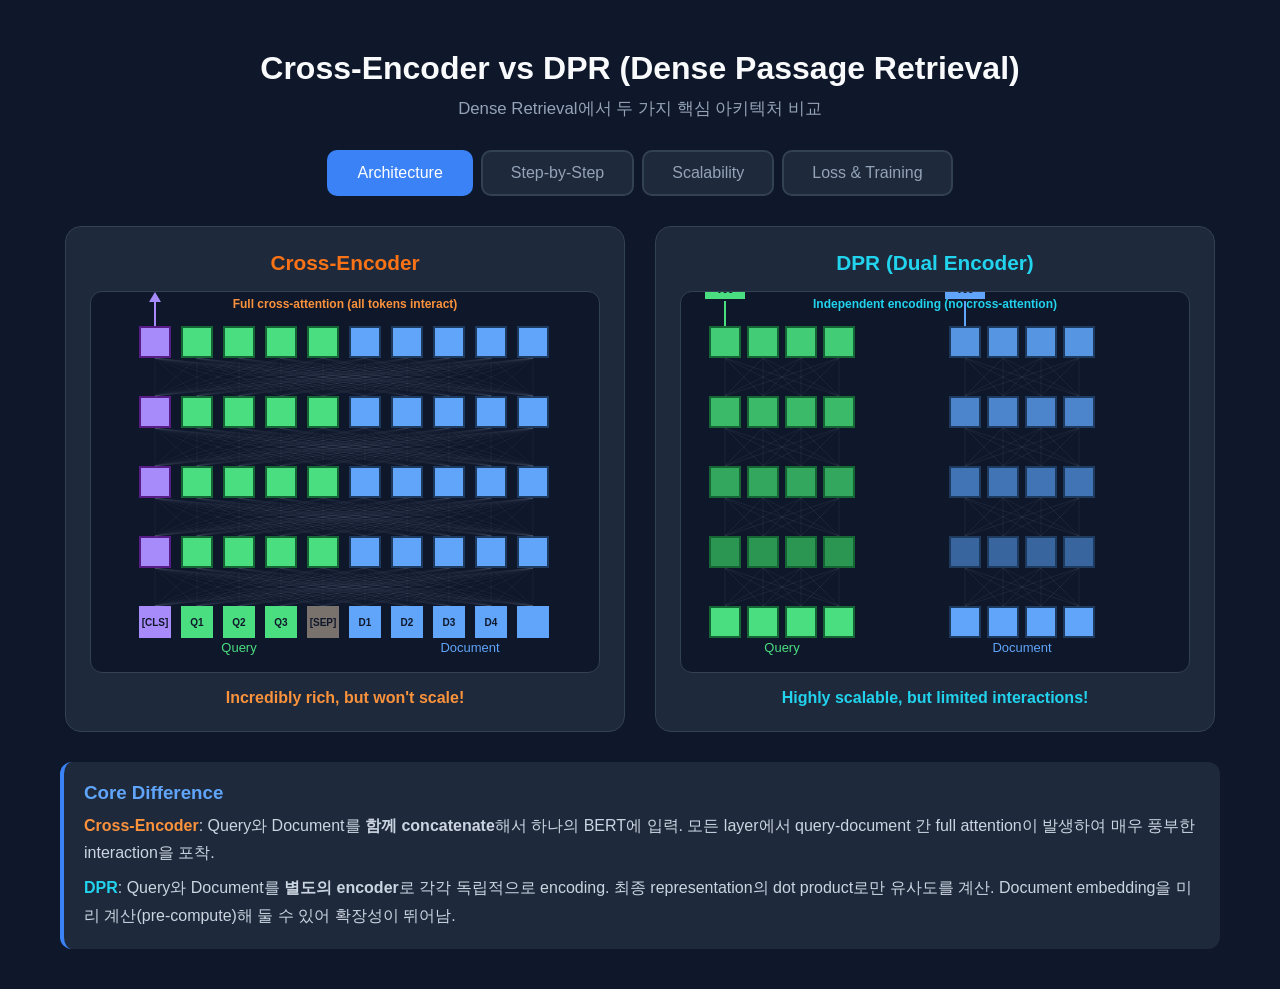
<file: 5. RAG/강의자료(이론)/1일차/dense_retrieval.html>
<!DOCTYPE html>
<html lang="ko">
<head>
<meta charset="UTF-8">
<meta name="viewport" content="width=device-width, initial-scale=1.0">
<title>Cross-Encoder vs DPR Visualization</title>
<style>
  * { margin: 0; padding: 0; box-sizing: border-box; }
  body { font-family: 'Segoe UI', sans-serif; background: #0f172a; color: #e2e8f0; overflow-x: hidden; }

  .container { max-width: 1200px; margin: 0 auto; padding: 20px; }

  h1 { text-align: center; font-size: 2rem; margin: 30px 0 10px; color: #f8fafc; }
  .subtitle { text-align: center; color: #94a3b8; margin-bottom: 30px; font-size: 1.05rem; }

  .tab-bar { display: flex; justify-content: center; gap: 8px; margin-bottom: 30px; }
  .tab { padding: 12px 28px; border: 2px solid #334155; border-radius: 10px; cursor: pointer;
         background: #1e293b; color: #94a3b8; font-size: 1rem; transition: all 0.3s; }
  .tab.active { background: #3b82f6; border-color: #3b82f6; color: #fff; }
  .tab:hover:not(.active) { border-color: #60a5fa; color: #cbd5e1; }

  .panel { display: none; }
  .panel.active { display: block; }

  /* Architecture diagrams */
  .arch-row { display: flex; gap: 30px; justify-content: center; flex-wrap: wrap; margin-bottom: 30px; }
  .arch-card { background: #1e293b; border-radius: 16px; padding: 24px; flex: 1; min-width: 340px; max-width: 560px; border: 1px solid #334155; }
  .arch-card h2 { font-size: 1.3rem; margin-bottom: 16px; text-align: center; }
  .arch-card h2.cross { color: #f97316; }
  .arch-card h2.dpr { color: #22d3ee; }

  canvas { display: block; margin: 0 auto; }

  /* Info boxes */
  .info-box { background: #1e293b; border-radius: 12px; padding: 20px; margin-bottom: 20px; border-left: 4px solid #3b82f6; }
  .info-box h3 { color: #60a5fa; margin-bottom: 8px; }
  .info-box p, .info-box li { color: #cbd5e1; line-height: 1.7; }
  .info-box ul { padding-left: 20px; }

  .formula { background: #0f172a; border-radius: 8px; padding: 16px; margin: 12px 0; text-align: center;
             font-family: 'Times New Roman', serif; font-size: 1.15rem; color: #f1f5f9; border: 1px solid #334155; }

  .highlight-orange { color: #fb923c; font-weight: bold; }
  .highlight-cyan { color: #22d3ee; font-weight: bold; }
  .highlight-green { color: #4ade80; font-weight: bold; }
  .highlight-red { color: #f87171; font-weight: bold; }

  /* Comparison table */
  .comp-table { width: 100%; border-collapse: collapse; margin: 20px 0; }
  .comp-table th, .comp-table td { padding: 14px 18px; text-align: left; border-bottom: 1px solid #334155; }
  .comp-table th { background: #1e293b; color: #60a5fa; font-size: 0.95rem; }
  .comp-table td { color: #cbd5e1; }
  .comp-table tr:hover td { background: #1e293b; }

  /* Interactive demo */
  .demo-area { background: #1e293b; border-radius: 16px; padding: 24px; margin: 20px 0; }
  .demo-controls { display: flex; gap: 16px; align-items: center; flex-wrap: wrap; margin-bottom: 20px; }
  .demo-controls label { color: #94a3b8; font-size: 0.9rem; }
  .demo-controls input[type=range] { width: 160px; }
  .demo-controls .val { color: #60a5fa; font-weight: bold; min-width: 40px; }

  .cost-bars { display: flex; gap: 20px; align-items: flex-end; height: 200px; justify-content: center; margin: 20px 0; }
  .cost-bar-wrap { text-align: center; }
  .cost-bar { width: 80px; border-radius: 8px 8px 0 0; transition: height 0.5s; display: flex; align-items: flex-end; justify-content: center; padding-bottom: 8px; color: #fff; font-weight: bold; font-size: 0.85rem; }
  .cost-bar.cross-bar { background: linear-gradient(to top, #ea580c, #fb923c); }
  .cost-bar.dpr-bar { background: linear-gradient(to top, #0891b2, #22d3ee); }
  .cost-label { margin-top: 8px; color: #94a3b8; font-size: 0.85rem; }

  .token-flow { display: flex; gap: 4px; flex-wrap: wrap; margin: 10px 0; }
  .token { padding: 6px 10px; border-radius: 6px; font-size: 0.8rem; font-weight: 600; animation: fadeIn 0.3s; }
  .token.query { background: #166534; color: #4ade80; }
  .token.doc { background: #1e3a5f; color: #60a5fa; }
  .token.sep { background: #44403c; color: #a8a29e; }
  .token.cls { background: #581c87; color: #c084fc; }

  @keyframes fadeIn { from { opacity: 0; transform: translateY(8px); } to { opacity: 1; transform: translateY(0); } }

  .step-nav { display: flex; gap: 10px; justify-content: center; margin: 20px 0; }
  .step-btn { padding: 8px 20px; border-radius: 8px; border: none; cursor: pointer; font-size: 0.95rem; }
  .step-btn.prev { background: #334155; color: #e2e8f0; }
  .step-btn.next { background: #3b82f6; color: #fff; }
  .step-btn:disabled { opacity: 0.4; cursor: default; }

  .step-indicator { text-align: center; color: #64748b; margin-bottom: 10px; font-size: 0.9rem; }

  /* Animation canvas */
  .anim-wrapper { position: relative; background: #0f172a; border-radius: 12px; border: 1px solid #334155; overflow: hidden; margin: 16px 0; }
</style>
</head>
<body>

<div class="container">
  <h1>Cross-Encoder vs DPR (Dense Passage Retrieval)</h1>
  <p class="subtitle">Dense Retrieval에서 두 가지 핵심 아키텍처 비교</p>

  <div class="tab-bar">
    <div class="tab active" onclick="switchTab(0)">Architecture</div>
    <div class="tab" onclick="switchTab(1)">Step-by-Step</div>
    <div class="tab" onclick="switchTab(2)">Scalability</div>
    <div class="tab" onclick="switchTab(3)">Loss & Training</div>
  </div>

  <!-- Panel 0: Architecture -->
  <div class="panel active" id="panel-0">
    <div class="arch-row">
      <div class="arch-card">
        <h2 class="cross">Cross-Encoder</h2>
        <div class="anim-wrapper">
          <canvas id="canvas-cross" width="500" height="380"></canvas>
        </div>
        <p style="text-align:center;color:#fb923c;font-weight:600;margin-top:8px;">Incredibly rich, but won't scale!</p>
      </div>
      <div class="arch-card">
        <h2 class="dpr">DPR (Dual Encoder)</h2>
        <div class="anim-wrapper">
          <canvas id="canvas-dpr" width="500" height="380"></canvas>
        </div>
        <p style="text-align:center;color:#22d3ee;font-weight:600;margin-top:8px;">Highly scalable, but limited interactions!</p>
      </div>
    </div>

    <div class="info-box">
      <h3>Core Difference</h3>
      <p><span class="highlight-orange">Cross-Encoder</span>: Query와 Document를 <strong>함께 concatenate</strong>해서 하나의 BERT에 입력.
        모든 layer에서 query-document 간 full attention이 발생하여 매우 풍부한 interaction을 포착.</p>
      <p style="margin-top:8px;"><span class="highlight-cyan">DPR</span>: Query와 Document를 <strong>별도의 encoder</strong>로 각각 독립적으로 encoding.
        최종 representation의 dot product로만 유사도를 계산. Document embedding을 미리 계산(pre-compute)해 둘 수 있어 확장성이 뛰어남.</p>
    </div>
  </div>

  <!-- Panel 1: Step by Step -->
  <div class="panel" id="panel-1">
    <div class="step-indicator" id="step-indicator">Step 1 / 6</div>
    <div class="demo-area" id="step-content"></div>
    <div class="step-nav">
      <button class="step-btn prev" id="btn-prev" onclick="stepNav(-1)">&#8592; Previous</button>
      <button class="step-btn next" id="btn-next" onclick="stepNav(1)">Next &#8594;</button>
    </div>
  </div>

  <!-- Panel 2: Scalability -->
  <div class="panel" id="panel-2">
    <div class="demo-area">
      <h3 style="color:#60a5fa;margin-bottom:16px;">Inference Cost Comparison</h3>
      <div class="demo-controls">
        <label>Corpus Size (documents):</label>
        <input type="range" id="slider-docs" min="100" max="10000000" value="10000" step="100" oninput="updateCost()">
        <span class="val" id="val-docs">10,000</span>
      </div>
      <div class="demo-controls">
        <label>Number of Queries:</label>
        <input type="range" id="slider-queries" min="1" max="1000" value="10" oninput="updateCost()">
        <span class="val" id="val-queries">10</span>
      </div>

      <div class="cost-bars">
        <div class="cost-bar-wrap">
          <div class="cost-bar cross-bar" id="bar-cross" style="height:20px;"></div>
          <div class="cost-label">Cross-Encoder</div>
          <div class="cost-label" id="cost-cross-val" style="color:#fb923c;font-weight:bold;">-</div>
        </div>
        <div class="cost-bar-wrap">
          <div class="cost-bar dpr-bar" id="bar-dpr" style="height:20px;"></div>
          <div class="cost-label">DPR</div>
          <div class="cost-label" id="cost-dpr-val" style="color:#22d3ee;font-weight:bold;">-</div>
        </div>
      </div>

      <div class="info-box" style="border-left-color:#f97316;">
        <h3>Why Cross-Encoder doesn't scale</h3>
        <p><span class="highlight-orange">Cross-Encoder</span>는 각 (query, document) 쌍마다 BERT forward pass를 수행해야 합니다.</p>
        <p>Q개의 query, D개의 document가 있으면 총 <strong>Q x D</strong>번의 inference가 필요합니다.</p>
        <p style="margin-top:8px;"><span class="highlight-cyan">DPR</span>은 document embedding을 <strong>한 번만 계산</strong>하면 됩니다.
          이후 query가 들어올 때마다 query encoding (1회) + dot product (매우 빠름)만 필요합니다.
          총 비용: <strong>D + Q</strong>번의 encoding + 빠른 벡터 검색.</p>
      </div>
    </div>

    <div class="info-box">
      <h3>Real-world Implication</h3>
      <table class="comp-table">
        <tr><th>Aspect</th><th class="highlight-orange">Cross-Encoder</th><th class="highlight-cyan">DPR</th></tr>
        <tr><td>Inference complexity</td><td>O(Q x D)</td><td>O(Q + D)</td></tr>
        <tr><td>Pre-compute docs?</td><td>No (query-dependent)</td><td>Yes (independent encoding)</td></tr>
        <tr><td>FAISS/ANN index</td><td>Not possible</td><td>Fully compatible</td></tr>
        <tr><td>Retrieval quality</td><td>Very high (full attention)</td><td>Good (dot product only)</td></tr>
        <tr><td>Typical use</td><td>Re-ranker (top-k)</td><td>First-stage retrieval</td></tr>
        <tr><td>Wikipedia-scale (21M docs)</td><td>Days per query</td><td>Milliseconds per query</td></tr>
      </table>
    </div>
  </div>

  <!-- Panel 3: Loss -->
  <div class="panel" id="panel-3">
    <div class="info-box">
      <h3>Training Data Format</h3>
      <p>Both models use the same training data format:</p>
      <div class="formula">&#10216; q<sub>i</sub>, doc<sub>i</sub><sup>+</sup>, {doc<sub>i,k</sub><sup>-</sup>} &#10217;</div>
      <ul style="margin-top:12px;">
        <li><span class="highlight-green">q<sub>i</sub></span>: i번째 query</li>
        <li><span class="highlight-green">doc<sub>i</sub><sup>+</sup></span>: query에 대한 <strong>positive (relevant)</strong> document</li>
        <li><span class="highlight-red">{doc<sub>i,k</sub><sup>-</sup>}</span>: query에 대한 <strong>negative (irrelevant)</strong> documents 집합</li>
      </ul>
    </div>

    <div class="arch-row">
      <div class="arch-card">
        <h2 class="cross">Cross-Encoder Scoring</h2>
        <div class="formula">Rep(q, doc) = Dense(Enc([q; doc])<sub>N,0</sub>)</div>
        <p style="color:#cbd5e1;margin-top:12px;">Query와 document를 <strong>[CLS] q [SEP] doc [SEP]</strong>로 concatenate하여 단일 BERT에 입력.
        N번째 layer의 [CLS] token representation을 Dense layer에 통과시켜 relevance score를 산출.</p>
        <div style="margin-top:16px;">
          <div class="token-flow">
            <span class="token cls">[CLS]</span>
            <span class="token query">What</span>
            <span class="token query">is</span>
            <span class="token query">Python</span>
            <span class="token query">?</span>
            <span class="token sep">[SEP]</span>
            <span class="token doc">Python</span>
            <span class="token doc">is</span>
            <span class="token doc">a</span>
            <span class="token doc">programming</span>
            <span class="token doc">language</span>
            <span class="token sep">[SEP]</span>
          </div>
          <p style="text-align:center;margin-top:8px;font-size:0.85rem;color:#94a3b8;">&#8595; Single BERT Encoder &#8595; [CLS] &#8594; Dense &#8594; Score</p>
        </div>
      </div>

      <div class="arch-card">
        <h2 class="dpr">DPR Scoring</h2>
        <div class="formula">Sim(q, doc) = EncQ(q)<sub>N,0</sub><sup>T</sup> EncD(doc)<sub>N,0</sub></div>
        <p style="color:#cbd5e1;margin-top:12px;">Query와 document를 <strong>각각 별도의 BERT encoder</strong>에 입력.
        각 encoder의 [CLS] token representation을 추출하고, 두 벡터의 <strong>dot product</strong>로 유사도 계산.</p>
        <div style="margin-top:16px;display:flex;gap:16px;">
          <div style="flex:1;">
            <p style="color:#4ade80;font-size:0.85rem;margin-bottom:4px;">Query Encoder:</p>
            <div class="token-flow">
              <span class="token cls">[CLS]</span>
              <span class="token query">What</span>
              <span class="token query">is</span>
              <span class="token query">Python</span>
              <span class="token query">?</span>
            </div>
          </div>
          <div style="flex:1;">
            <p style="color:#60a5fa;font-size:0.85rem;margin-bottom:4px;">Doc Encoder:</p>
            <div class="token-flow">
              <span class="token cls">[CLS]</span>
              <span class="token doc">Python</span>
              <span class="token doc">is</span>
              <span class="token doc">a</span>
              <span class="token doc">lang</span>
            </div>
          </div>
        </div>
        <p style="text-align:center;margin-top:10px;font-size:0.85rem;color:#94a3b8;">vec_q &middot; vec_d = similarity score</p>
      </div>
    </div>

    <div class="info-box" style="border-left-color:#a78bfa;">
      <h3>Shared Loss Function (Negative Log-Likelihood)</h3>
      <div class="formula" style="font-size:1.1rem;">
        L = - log &nbsp; exp(score(q<sub>i</sub>, doc<sub>i</sub><sup>+</sup>)) &frasl;
        [ exp(score(q<sub>i</sub>, doc<sub>i</sub><sup>+</sup>)) + &Sigma;<sub>j=1..n</sub> exp(score(q<sub>i</sub>, doc<sub>i,j</sub><sup>-</sup>)) ]
      </div>
      <p style="margin-top:12px;">이 loss는 본질적으로 <strong>softmax cross-entropy</strong>입니다:</p>
      <ul>
        <li>Positive document의 score를 <span class="highlight-green">높이고</span></li>
        <li>Negative document들의 score를 <span class="highlight-red">낮추도록</span> 학습</li>
        <li>Cross-Encoder에서 score = <code>Rep(q, doc)</code>, DPR에서 score = <code>Sim(q, doc)</code></li>
      </ul>
    </div>

    <div class="demo-area">
      <h3 style="color:#60a5fa;margin-bottom:16px;">Interactive: Loss Calculation</h3>
      <div class="demo-controls">
        <label>Score(q, doc<sup>+</sup>):</label>
        <input type="range" id="score-pos" min="-3" max="5" value="3" step="0.1" oninput="updateLoss()">
        <span class="val" id="val-pos">3.0</span>
      </div>
      <div class="demo-controls">
        <label>Score(q, doc<sup>-</sup><sub>1</sub>):</label>
        <input type="range" id="score-neg1" min="-3" max="5" value="1" step="0.1" oninput="updateLoss()">
        <span class="val" id="val-neg1">1.0</span>
      </div>
      <div class="demo-controls">
        <label>Score(q, doc<sup>-</sup><sub>2</sub>):</label>
        <input type="range" id="score-neg2" min="-3" max="5" value="-1" step="0.1" oninput="updateLoss()">
        <span class="val" id="val-neg2">-1.0</span>
      </div>
      <div style="display:flex;gap:20px;flex-wrap:wrap;margin-top:16px;">
        <div style="flex:1;min-width:200px;">
          <canvas id="canvas-loss" width="400" height="200"></canvas>
        </div>
        <div style="flex:1;min-width:200px;">
          <p style="color:#94a3b8;margin-bottom:8px;">Softmax probabilities:</p>
          <div id="prob-bars"></div>
          <p style="margin-top:16px;color:#94a3b8;">Loss = <span id="loss-val" style="color:#f1f5f9;font-weight:bold;font-size:1.2rem;">-</span></p>
          <p style="color:#64748b;font-size:0.85rem;margin-top:4px;">Goal: minimize loss by maximizing P(doc<sup>+</sup>)</p>
        </div>
      </div>
    </div>
  </div>
</div>

<script>
// Tab switching
function switchTab(idx) {
  document.querySelectorAll('.tab').forEach((t, i) => t.classList.toggle('active', i === idx));
  document.querySelectorAll('.panel').forEach((p, i) => p.classList.toggle('active', i === idx));
  if (idx === 0) { drawCross(); drawDPR(); }
  if (idx === 1) renderStep();
  if (idx === 2) updateCost();
  if (idx === 3) updateLoss();
}

// ============ Panel 0: Architecture Canvases ============
function drawCross() {
  const c = document.getElementById('canvas-cross');
  const ctx = c.getContext('2d');
  const W = c.width, H = c.height;
  ctx.clearRect(0, 0, W, H);

  const layers = 4;
  const tokensQ = 4, tokensD = 5;
  const total = tokensQ + tokensD;
  const startX = 60, gapX = 42, gapY = 70;
  const startY = H - 50;
  const r = 16;

  // Draw tokens at bottom
  const colors = [];
  const labels = ['[CLS]','Q1','Q2','Q3','[SEP]','D1','D2','D3','D4'];
  for (let i = 0; i < total + 1; i++) {
    const x = startX + i * gapX;
    const isQuery = i > 0 && i <= tokensQ;
    const isDoc = i > tokensQ;
    const isSep = i === tokensQ;
    const isCls = i === 0;
    colors.push(isCls ? '#a78bfa' : isSep ? '#78716c' : isQuery ? '#4ade80' : '#60a5fa');
    ctx.fillStyle = colors[i];
    ctx.fillRect(x - r, startY - r, r * 2, r * 2);
    ctx.fillStyle = '#0f172a';
    ctx.font = 'bold 10px sans-serif';
    ctx.textAlign = 'center';
    ctx.fillText(labels[i] || '', x, startY + 4);
  }

  // Draw layers with full connections
  for (let layer = 0; layer < layers; layer++) {
    const y = startY - (layer + 1) * gapY;
    const yPrev = startY - layer * gapY;

    // Draw connections (full attention - all to all)
    for (let i = 0; i < total + 1; i++) {
      for (let j = 0; j < total + 1; j++) {
        const x1 = startX + i * gapX;
        const x2 = startX + j * gapX;
        ctx.strokeStyle = 'rgba(148,163,184,0.15)';
        ctx.lineWidth = 0.5;
        ctx.beginPath();
        ctx.moveTo(x1, yPrev - r);
        ctx.lineTo(x2, y + r);
        ctx.stroke();
      }
    }

    // Draw nodes
    for (let i = 0; i < total + 1; i++) {
      const x = startX + i * gapX;
      const isQuery = i > 0 && i <= tokensQ;
      const isDoc = i > tokensQ;
      ctx.fillStyle = isQuery ? '#166534' : isDoc ? '#1e3a5f' : (i === 0 ? '#581c87' : '#44403c');
      ctx.fillRect(x - r, y - r, r * 2, r * 2);
      ctx.fillStyle = isQuery ? '#4ade80' : isDoc ? '#60a5fa' : (i === 0 ? '#a78bfa' : '#a8a29e');
      ctx.fillRect(x - r + 2, y - r + 2, r * 2 - 4, r * 2 - 4);
    }
  }

  // CLS output arrow
  const topY = startY - layers * gapY - r;
  const clsX = startX;
  ctx.strokeStyle = '#a78bfa';
  ctx.lineWidth = 2;
  ctx.beginPath();
  ctx.moveTo(clsX, topY);
  ctx.lineTo(clsX, topY - 30);
  ctx.stroke();
  ctx.fillStyle = '#a78bfa';
  ctx.beginPath();
  ctx.moveTo(clsX - 6, topY - 24);
  ctx.lineTo(clsX, topY - 34);
  ctx.lineTo(clsX + 6, topY - 24);
  ctx.fill();

  // Dense label
  ctx.fillStyle = '#a78bfa';
  ctx.font = 'bold 13px sans-serif';
  ctx.textAlign = 'center';
  ctx.fillText('Dense → Score', clsX + 60, topY - 38);

  // Label
  ctx.fillStyle = '#4ade80';
  ctx.font = '13px sans-serif';
  ctx.textAlign = 'center';
  ctx.fillText('Query', startX + tokensQ / 2 * gapX, startY + 30);
  ctx.fillStyle = '#60a5fa';
  ctx.fillText('Document', startX + (tokensQ + 1 + tokensD / 2) * gapX, startY + 30);

  // Full attention label
  ctx.fillStyle = '#fb923c';
  ctx.font = 'bold 12px sans-serif';
  ctx.fillText('Full cross-attention (all tokens interact)', W / 2, 16);
}

function drawDPR() {
  const c = document.getElementById('canvas-dpr');
  const ctx = c.getContext('2d');
  const W = c.width, H = c.height;
  ctx.clearRect(0, 0, W, H);

  const layers = 4;
  const tokensQ = 4, tokensD = 4;
  const gapX = 38, gapY = 70;
  const r = 16;
  const startY = H - 50;
  const qStartX = 40, dStartX = 280;

  function drawEncoder(startX, numTokens, color, lightColor, darkColor, label, encoderLabel) {
    // Bottom tokens
    for (let i = 0; i < numTokens; i++) {
      const x = startX + i * gapX;
      ctx.fillStyle = darkColor;
      ctx.fillRect(x - r, startY - r, r * 2, r * 2);
      ctx.fillStyle = lightColor;
      ctx.fillRect(x - r + 2, startY - r + 2, r * 2 - 4, r * 2 - 4);
    }

    // Layers with self-attention only
    for (let layer = 0; layer < layers; layer++) {
      const y = startY - (layer + 1) * gapY;
      const yPrev = startY - layer * gapY;

      for (let i = 0; i < numTokens; i++) {
        for (let j = 0; j < numTokens; j++) {
          ctx.strokeStyle = 'rgba(148,163,184,0.2)';
          ctx.lineWidth = 0.5;
          ctx.beginPath();
          ctx.moveTo(startX + i * gapX, yPrev - r);
          ctx.lineTo(startX + j * gapX, y + r);
          ctx.stroke();
        }
      }

      for (let i = 0; i < numTokens; i++) {
        const x = startX + i * gapX;
        ctx.fillStyle = darkColor;
        ctx.fillRect(x - r, y - r, r * 2, r * 2);
        ctx.fillStyle = lightColor;
        ctx.globalAlpha = 0.4 + 0.15 * layer;
        ctx.fillRect(x - r + 2, y - r + 2, r * 2 - 4, r * 2 - 4);
        ctx.globalAlpha = 1;
      }
    }

    // CLS output
    const topY = startY - layers * gapY - r;
    const clsX = startX;
    ctx.strokeStyle = color;
    ctx.lineWidth = 2;
    ctx.beginPath();
    ctx.moveTo(clsX, topY);
    ctx.lineTo(clsX, topY - 25);
    ctx.stroke();

    // Vector box
    ctx.fillStyle = color;
    ctx.fillRect(clsX - 20, topY - 45, 40, 18);
    ctx.fillStyle = '#0f172a';
    ctx.font = 'bold 10px sans-serif';
    ctx.textAlign = 'center';
    ctx.fillText('vec', clsX, topY - 33);

    // Labels
    ctx.fillStyle = lightColor;
    ctx.font = '13px sans-serif';
    ctx.fillText(label, startX + (numTokens - 1) / 2 * gapX, startY + 30);
    ctx.font = 'bold 11px sans-serif';
    ctx.fillStyle = color;
    ctx.fillText(encoderLabel, startX + (numTokens - 1) / 2 * gapX, topY - 52);
  }

  drawEncoder(qStartX, tokensQ, '#4ade80', '#4ade80', '#166534', 'Query', 'EncQ');
  drawEncoder(dStartX, tokensD, '#60a5fa', '#60a5fa', '#1e3a5f', 'Document', 'EncD');

  // Dot product arrow between vectors
  const topY = startY - layers * gapY - r;
  const qVecX = qStartX + 20, dVecX = dStartX - 20;
  const midY = topY - 36;

  ctx.strokeStyle = '#fbbf24';
  ctx.lineWidth = 2;
  ctx.setLineDash([4, 4]);
  ctx.beginPath();
  ctx.moveTo(qVecX, midY);
  ctx.lineTo(dVecX, midY);
  ctx.stroke();
  ctx.setLineDash([]);

  ctx.fillStyle = '#fbbf24';
  ctx.font = 'bold 13px sans-serif';
  ctx.textAlign = 'center';
  ctx.fillText('dot product', (qVecX + dVecX) / 2, midY - 8);

  // No cross attention label
  ctx.fillStyle = '#22d3ee';
  ctx.font = 'bold 12px sans-serif';
  ctx.fillText('Independent encoding (no cross-attention)', W / 2, 16);
}

// Run initial draw
setTimeout(() => { drawCross(); drawDPR(); }, 100);

// ============ Panel 1: Step-by-Step ============
let currentStep = 0;
const steps = [
  {
    title: 'Step 1: Training Data',
    html: `<h3 style="color:#60a5fa;margin-bottom:12px;">Training Triplets</h3>
    <p>두 모델 모두 같은 형태의 training data를 사용합니다:</p>
    <div class="formula">&#10216; q<sub>i</sub>, doc<sub>i</sub><sup style="color:#4ade80;">+</sup>, {doc<sub>i,k</sub><sup style="color:#f87171;">-</sup>} &#10217;</div>
    <div style="display:flex;gap:16px;margin-top:16px;flex-wrap:wrap;">
      <div style="flex:1;min-width:200px;background:#0f172a;padding:16px;border-radius:8px;border:1px solid #334155;">
        <p style="color:#fbbf24;font-weight:bold;">Example:</p>
        <p style="color:#4ade80;">q: "What is the capital of France?"</p>
        <p style="color:#60a5fa;">doc<sup>+</sup>: "Paris is the capital and largest city of France."</p>
        <p style="color:#f87171;">doc<sup>-</sup><sub>1</sub>: "France is known for its cuisine."</p>
        <p style="color:#f87171;">doc<sup>-</sup><sub>2</sub>: "Berlin is the capital of Germany."</p>
      </div>
    </div>`
  },
  {
    title: 'Step 2: Cross-Encoder Input',
    html: `<h3 style="color:#f97316;margin-bottom:12px;">Cross-Encoder: Input Construction</h3>
    <p>Query와 document를 하나의 sequence로 합칩니다:</p>
    <div class="token-flow" style="margin:16px 0;">
      <span class="token cls">[CLS]</span>
      <span class="token query">What</span><span class="token query">is</span><span class="token query">the</span>
      <span class="token query">capital</span><span class="token query">of</span><span class="token query">France</span><span class="token query">?</span>
      <span class="token sep">[SEP]</span>
      <span class="token doc">Paris</span><span class="token doc">is</span><span class="token doc">the</span>
      <span class="token doc">capital</span><span class="token doc">and</span><span class="token doc">largest</span>
      <span class="token doc">city</span><span class="token doc">of</span><span class="token doc">France</span>
      <span class="token sep">[SEP]</span>
    </div>
    <p style="color:#fb923c;"><strong>핵심:</strong> 모든 token이 같은 BERT 안에서 서로 attend할 수 있습니다.
    "capital"(query)과 "capital"(doc)이 직접 attention으로 연결됩니다.</p>
    <p style="margin-top:8px;color:#94a3b8;">각 (q, doc) 쌍마다 이 과정을 반복해야 합니다. → <strong style="color:#f87171;">O(Q x D) forward passes</strong></p>`
  },
  {
    title: 'Step 3: DPR Input',
    html: `<h3 style="color:#22d3ee;margin-bottom:12px;">DPR: Independent Encoding</h3>
    <p>Query와 document를 <strong>각각 별도로</strong> encoding합니다:</p>
    <div style="display:flex;gap:20px;margin:16px 0;flex-wrap:wrap;">
      <div style="flex:1;min-width:200px;background:#0f172a;padding:16px;border-radius:8px;border:1px solid #166534;">
        <p style="color:#4ade80;font-weight:bold;margin-bottom:8px;">EncQ (Query Encoder):</p>
        <div class="token-flow">
          <span class="token cls">[CLS]</span>
          <span class="token query">What</span><span class="token query">is</span><span class="token query">the</span>
          <span class="token query">capital</span><span class="token query">of</span><span class="token query">France</span><span class="token query">?</span>
        </div>
        <p style="color:#94a3b8;margin-top:8px;font-size:0.85rem;">→ [CLS] representation = query vector</p>
      </div>
      <div style="flex:1;min-width:200px;background:#0f172a;padding:16px;border-radius:8px;border:1px solid #1e3a5f;">
        <p style="color:#60a5fa;font-weight:bold;margin-bottom:8px;">EncD (Document Encoder):</p>
        <div class="token-flow">
          <span class="token cls">[CLS]</span>
          <span class="token doc">Paris</span><span class="token doc">is</span><span class="token doc">the</span>
          <span class="token doc">capital</span><span class="token doc">...</span>
        </div>
        <p style="color:#94a3b8;margin-top:8px;font-size:0.85rem;">→ [CLS] representation = document vector</p>
      </div>
    </div>
    <p style="color:#22d3ee;"><strong>핵심:</strong> Query token과 document token은 서로 <strong>절대 attend하지 않습니다</strong>.
    Document encoding은 query와 무관하게 미리 계산 가능!</p>`
  },
  {
    title: 'Step 4: Scoring',
    html: `<h3 style="color:#60a5fa;margin-bottom:12px;">Relevance Score 계산</h3>
    <div style="display:flex;gap:20px;flex-wrap:wrap;">
      <div style="flex:1;min-width:280px;background:#0f172a;padding:16px;border-radius:8px;border:2px solid #f97316;">
        <h4 style="color:#f97316;">Cross-Encoder</h4>
        <div class="formula">Rep(q, doc) = Dense(Enc([q; doc])<sub>N,0</sub>)</div>
        <p style="color:#cbd5e1;margin-top:8px;font-size:0.9rem;">
          [CLS] token의 최종 hidden state → Dense layer → scalar score<br>
          <span style="color:#fb923c;">매우 표현력이 풍부함</span> (모든 layer에서 cross-attention 발생)
        </p>
      </div>
      <div style="flex:1;min-width:280px;background:#0f172a;padding:16px;border-radius:8px;border:2px solid #22d3ee;">
        <h4 style="color:#22d3ee;">DPR</h4>
        <div class="formula">Sim(q, doc) = EncQ(q)<sub>N,0</sub><sup>T</sup> &middot; EncD(doc)<sub>N,0</sub></div>
        <p style="color:#cbd5e1;margin-top:8px;font-size:0.9rem;">
          두 [CLS] vector의 dot product → scalar score<br>
          <span style="color:#22d3ee;">제한적이지만 효율적</span> (interaction은 최종 dot product에서만)
        </p>
      </div>
    </div>`
  },
  {
    title: 'Step 5: Loss Function',
    html: `<h3 style="color:#a78bfa;margin-bottom:12px;">Training Objective</h3>
    <p>두 모델 모두 <strong>동일한 loss function</strong>을 사용합니다 (negative log-likelihood):</p>
    <div class="formula" style="font-size:1.05rem;">
      L = - log &nbsp; exp(score(q, doc<sup>+</sup>)) &frasl; [ exp(score(q, doc<sup>+</sup>)) + &Sigma; exp(score(q, doc<sub>j</sub><sup>-</sup>)) ]
    </div>
    <p style="margin-top:12px;color:#cbd5e1;">이것은 본질적으로 <strong>(n+1)-way classification</strong> 문제입니다:</p>
    <div style="background:#0f172a;padding:16px;border-radius:8px;margin-top:12px;border:1px solid #334155;">
      <p style="color:#4ade80;">1. Positive document의 score → 높여야 함 (exp 값 커짐)</p>
      <p style="color:#f87171;">2. Negative documents의 score → 낮춰야 함 (exp 값 작아짐)</p>
      <p style="color:#fbbf24;">3. Softmax 형태이므로, positive의 확률이 1에 가까워질수록 loss → 0</p>
    </div>
    <p style="margin-top:12px;color:#94a3b8;font-size:0.9rem;">Cross-Encoder에서는 score = Rep(q,doc), DPR에서는 score = Sim(q,doc)</p>`
  },
  {
    title: 'Step 6: Trade-off Summary',
    html: `<h3 style="color:#60a5fa;margin-bottom:12px;">The Fundamental Trade-off</h3>
    <div style="display:flex;gap:20px;flex-wrap:wrap;">
      <div style="flex:1;min-width:280px;background:linear-gradient(135deg,#431407,#1e293b);padding:20px;border-radius:12px;border:1px solid #f97316;">
        <h4 style="color:#f97316;font-size:1.1rem;">Cross-Encoder</h4>
        <p style="color:#fed7aa;margin:12px 0;font-size:1.3rem;font-weight:bold;">Quality &uarr;&uarr;&uarr;</p>
        <ul style="color:#cbd5e1;padding-left:16px;">
          <li>모든 layer에서 full cross-attention</li>
          <li>"Python" in query ↔ "programming language" in doc 직접 연결</li>
          <li>Re-ranking에서 최고 성능</li>
        </ul>
        <p style="color:#f87171;margin-top:12px;font-weight:bold;">Scalability &darr;&darr;&darr;</p>
        <ul style="color:#fca5a5;padding-left:16px;">
          <li>Every (q, doc) pair = 1 BERT forward pass</li>
          <li>Pre-computation 불가능</li>
          <li>Wikipedia 규모에서는 비현실적</li>
        </ul>
      </div>
      <div style="flex:1;min-width:280px;background:linear-gradient(135deg,#042f2e,#1e293b);padding:20px;border-radius:12px;border:1px solid #22d3ee;">
        <h4 style="color:#22d3ee;font-size:1.1rem;">DPR (Dual Encoder)</h4>
        <p style="color:#a5f3fc;margin:12px 0;font-size:1.3rem;font-weight:bold;">Scalability &uarr;&uarr;&uarr;</p>
        <ul style="color:#cbd5e1;padding-left:16px;">
          <li>Document embedding을 offline으로 미리 계산</li>
          <li>FAISS 등 ANN index 사용 가능</li>
          <li>Wikipedia 21M 문서 → 밀리초 검색</li>
        </ul>
        <p style="color:#fbbf24;margin-top:12px;font-weight:bold;">Quality &darr; (상대적)</p>
        <ul style="color:#fde68a;padding-left:16px;">
          <li>Query-document interaction이 dot product에서만</li>
          <li>세밀한 의미 매칭에서 약점</li>
          <li>Hard negatives에서 실수 가능</li>
        </ul>
      </div>
    </div>
    <div style="text-align:center;margin-top:20px;padding:16px;background:#0f172a;border-radius:8px;border:1px solid #334155;">
      <p style="color:#fbbf24;font-size:1.1rem;font-weight:bold;">Real-world Solution: DPR로 top-k 검색 → Cross-Encoder로 re-ranking</p>
    </div>`
  }
];

function renderStep() {
  const el = document.getElementById('step-content');
  el.innerHTML = `<div style="margin-bottom:8px;"><span style="color:#fbbf24;font-weight:bold;">${steps[currentStep].title}</span></div>${steps[currentStep].html}`;
  document.getElementById('step-indicator').textContent = `Step ${currentStep + 1} / ${steps.length}`;
  document.getElementById('btn-prev').disabled = currentStep === 0;
  document.getElementById('btn-next').disabled = currentStep === steps.length - 1;
}
function stepNav(dir) {
  currentStep = Math.max(0, Math.min(steps.length - 1, currentStep + dir));
  renderStep();
}
renderStep();

// ============ Panel 2: Scalability ============
function updateCost() {
  const D = parseInt(document.getElementById('slider-docs').value);
  const Q = parseInt(document.getElementById('slider-queries').value);
  document.getElementById('val-docs').textContent = D.toLocaleString();
  document.getElementById('val-queries').textContent = Q.toLocaleString();

  const crossCost = Q * D;
  const dprCost = D + Q;

  const maxH = 180;
  const logCross = Math.log10(crossCost + 1);
  const logDPR = Math.log10(dprCost + 1);
  const maxLog = Math.max(logCross, logDPR);

  const hCross = Math.max(10, (logCross / maxLog) * maxH);
  const hDPR = Math.max(10, (logDPR / maxLog) * maxH);

  document.getElementById('bar-cross').style.height = hCross + 'px';
  document.getElementById('bar-dpr').style.height = hDPR + 'px';

  function fmt(n) {
    if (n >= 1e12) return (n / 1e12).toFixed(1) + 'T';
    if (n >= 1e9) return (n / 1e9).toFixed(1) + 'B';
    if (n >= 1e6) return (n / 1e6).toFixed(1) + 'M';
    if (n >= 1e3) return (n / 1e3).toFixed(1) + 'K';
    return n.toString();
  }

  document.getElementById('cost-cross-val').textContent = fmt(crossCost) + ' passes';
  document.getElementById('cost-dpr-val').textContent = fmt(dprCost) + ' encodings';

  const ratio = crossCost / dprCost;
  document.getElementById('bar-cross').textContent = fmt(crossCost);
  document.getElementById('bar-dpr').textContent = fmt(dprCost);
}

// ============ Panel 3: Loss Interactive ============
function updateLoss() {
  const sPos = parseFloat(document.getElementById('score-pos').value);
  const sNeg1 = parseFloat(document.getElementById('score-neg1').value);
  const sNeg2 = parseFloat(document.getElementById('score-neg2').value);
  document.getElementById('val-pos').textContent = sPos.toFixed(1);
  document.getElementById('val-neg1').textContent = sNeg1.toFixed(1);
  document.getElementById('val-neg2').textContent = sNeg2.toFixed(1);

  const expPos = Math.exp(sPos);
  const expNeg1 = Math.exp(sNeg1);
  const expNeg2 = Math.exp(sNeg2);
  const total = expPos + expNeg1 + expNeg2;

  const pPos = expPos / total;
  const pNeg1 = expNeg1 / total;
  const pNeg2 = expNeg2 / total;
  const loss = -Math.log(pPos);

  // Prob bars
  const barHtml = [
    { label: 'doc⁺', prob: pPos, color: '#4ade80' },
    { label: 'doc⁻₁', prob: pNeg1, color: '#f87171' },
    { label: 'doc⁻₂', prob: pNeg2, color: '#f87171' },
  ].map(b => `
    <div style="display:flex;align-items:center;gap:8px;margin:6px 0;">
      <span style="color:${b.color};width:40px;font-size:0.85rem;text-align:right;">${b.label}</span>
      <div style="flex:1;background:#0f172a;border-radius:4px;height:22px;overflow:hidden;">
        <div style="width:${b.prob * 100}%;background:${b.color};height:100%;border-radius:4px;transition:width 0.3s;display:flex;align-items:center;padding-left:6px;font-size:0.75rem;color:#0f172a;font-weight:bold;">
          ${(b.prob * 100).toFixed(1)}%
        </div>
      </div>
    </div>
  `).join('');
  document.getElementById('prob-bars').innerHTML = barHtml;
  document.getElementById('loss-val').textContent = loss.toFixed(3);

  // Draw loss landscape
  const c = document.getElementById('canvas-loss');
  const ctx = c.getContext('2d');
  const W = c.width, H = c.height;
  ctx.clearRect(0, 0, W, H);

  // Plot: loss as function of score(pos) with current neg scores fixed
  ctx.strokeStyle = '#334155';
  ctx.lineWidth = 1;
  ctx.beginPath();
  ctx.moveTo(40, H - 30);
  ctx.lineTo(W - 10, H - 30);
  ctx.moveTo(40, 10);
  ctx.lineTo(40, H - 30);
  ctx.stroke();

  ctx.fillStyle = '#64748b';
  ctx.font = '11px sans-serif';
  ctx.textAlign = 'center';
  ctx.fillText('score(q, doc⁺)', W / 2, H - 8);
  ctx.save();
  ctx.translate(12, H / 2);
  ctx.rotate(-Math.PI / 2);
  ctx.fillText('Loss', 0, 0);
  ctx.restore();

  const xMin = -3, xMax = 5;
  const plotW = W - 60, plotH = H - 50;

  // Compute loss curve
  ctx.beginPath();
  ctx.strokeStyle = '#60a5fa';
  ctx.lineWidth = 2;
  let maxLoss = 0;
  for (let px = 0; px <= plotW; px++) {
    const s = xMin + (px / plotW) * (xMax - xMin);
    const ep = Math.exp(s);
    const l = -Math.log(ep / (ep + expNeg1 + expNeg2));
    if (l > maxLoss) maxLoss = l;
  }
  maxLoss = Math.max(maxLoss, 1);

  for (let px = 0; px <= plotW; px++) {
    const s = xMin + (px / plotW) * (xMax - xMin);
    const ep = Math.exp(s);
    const l = -Math.log(ep / (ep + expNeg1 + expNeg2));
    const x = 40 + px;
    const y = (H - 30) - (l / maxLoss) * plotH;
    if (px === 0) ctx.moveTo(x, y);
    else ctx.lineTo(x, y);
  }
  ctx.stroke();

  // Mark current point
  const curPx = ((sPos - xMin) / (xMax - xMin)) * plotW;
  const curX = 40 + curPx;
  const curY = (H - 30) - (loss / maxLoss) * plotH;
  ctx.fillStyle = '#fbbf24';
  ctx.beginPath();
  ctx.arc(curX, curY, 6, 0, Math.PI * 2);
  ctx.fill();
  ctx.fillStyle = '#fbbf24';
  ctx.font = 'bold 11px sans-serif';
  ctx.fillText(`L=${loss.toFixed(2)}`, curX + 12, curY - 4);
}

// Init
updateCost();
updateLoss();
</script>
</body>
</html>
</file>
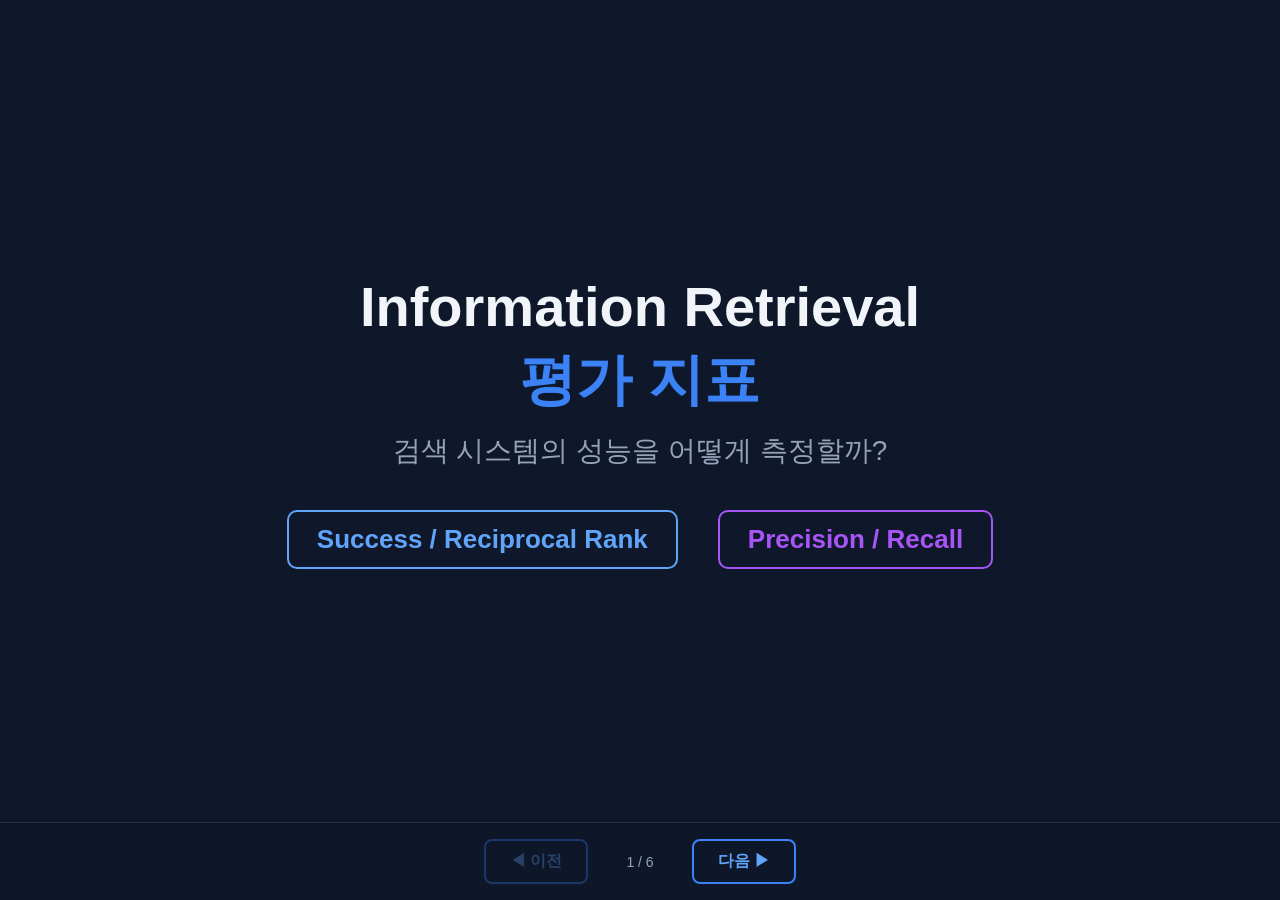
<file: 5. RAG/강의자료(이론)/1일차/IRMeasure.html>
<!DOCTYPE html>
<html lang="ko">
<head>
  <meta charset="UTF-8" />
  <meta name="viewport" content="width=device-width, initial-scale=1.0" />
  <title>IR Measures Animation</title>
  <style>
    * { margin: 0; padding: 0; box-sizing: border-box; }

    body {
      font-family: -apple-system, BlinkMacSystemFont, "Segoe UI", Roboto, sans-serif;
      background: #0f172a;
      color: #f1f5f9;
      min-height: 100vh;
      display: flex;
      flex-direction: column;
    }

    /* Navigation */
    .nav {
      position: fixed;
      bottom: 0;
      left: 0;
      right: 0;
      display: flex;
      justify-content: center;
      align-items: center;
      gap: 12px;
      padding: 16px 24px;
      background: rgba(15, 23, 42, 0.95);
      backdrop-filter: blur(12px);
      border-top: 1px solid rgba(255,255,255,0.1);
      z-index: 100;
    }

    .nav button {
      padding: 10px 24px;
      border: 2px solid #3b82f6;
      background: transparent;
      color: #60a5fa;
      border-radius: 8px;
      font-size: 16px;
      font-weight: 600;
      cursor: pointer;
      transition: all 0.2s;
    }

    .nav button:hover {
      background: #3b82f6;
      color: #fff;
    }

    .nav button:disabled {
      opacity: 0.3;
      cursor: not-allowed;
    }

    .nav .indicator {
      color: #94a3b8;
      font-size: 14px;
      min-width: 80px;
      text-align: center;
    }

    /* Scene container */
    .scene-container {
      flex: 1;
      display: flex;
      justify-content: center;
      align-items: center;
      padding: 40px 60px 100px;
    }

    .scene {
      display: none;
      width: 100%;
      max-width: 1200px;
      opacity: 0;
      transition: opacity 0.5s ease;
    }

    .scene.active {
      display: flex;
      flex-direction: column;
      align-items: center;
      opacity: 1;
    }

    /* Animated elements */
    .fade-in {
      opacity: 0;
      transform: translateY(20px);
      transition: opacity 0.5s ease, transform 0.5s ease;
    }

    .fade-in.visible {
      opacity: 1;
      transform: translateY(0);
    }

    .fade-in.dimmed {
      opacity: 0.4 !important;
    }

    /* Typography */
    .title {
      font-size: 56px;
      font-weight: 800;
      text-align: center;
      margin-bottom: 16px;
      line-height: 1.3;
    }

    .subtitle {
      font-size: 28px;
      color: #94a3b8;
      text-align: center;
      margin-bottom: 40px;
    }

    .accent-blue { color: #3b82f6; }
    .accent-light { color: #60a5fa; }
    .accent-purple { color: #a855f7; }
    .accent-green { color: #22c55e; }
    .accent-yellow { color: #f59e0b; }
    .accent-red { color: #ef4444; }

    /* Document row */
    .doc-list {
      display: flex;
      flex-direction: column;
      gap: 8px;
    }

    .doc-row {
      display: flex;
      align-items: center;
      gap: 14px;
      padding: 10px 22px;
      border-radius: 10px;
      background: rgba(255,255,255,0.04);
      border: 2px solid transparent;
      width: 360px;
      transition: all 0.3s;
    }

    .doc-row.highlight-green {
      background: rgba(34, 197, 94, 0.15);
      border-color: #22c55e;
    }

    .doc-row.highlight-red {
      background: rgba(239, 68, 68, 0.1);
      border-color: #ef4444;
    }

    .doc-row .rank {
      font-size: 24px;
      font-weight: 700;
      color: #94a3b8;
      width: 32px;
      text-align: center;
    }

    .doc-row .dot {
      width: 16px;
      height: 16px;
      border-radius: 50%;
      flex-shrink: 0;
    }

    .dot.relevant { background: #22c55e; }
    .dot.irrelevant { background: #64748b; }

    .doc-row .doc-label {
      font-size: 22px;
      font-weight: 500;
    }

    /* Formula box */
    .formula-box {
      background: rgba(255,255,255,0.04);
      border: 2px solid #3b82f6;
      border-radius: 14px;
      padding: 20px 32px;
      text-align: center;
      min-width: 420px;
    }

    .formula-box .formula-label {
      font-size: 20px;
      font-weight: 700;
      letter-spacing: 2px;
      text-transform: uppercase;
      margin-bottom: 12px;
    }

    .formula-box .formula-text {
      font-size: 26px;
      font-weight: 500;
      line-height: 1.5;
    }

    .formula-box .formula-result {
      font-size: 36px;
      font-weight: 800;
      margin-top: 12px;
      opacity: 0;
      transform: scale(0.8);
      transition: all 0.4s ease;
    }

    .formula-box .formula-result.visible {
      opacity: 1;
      transform: scale(1);
    }

    /* Layout helpers */
    .row {
      display: flex;
      gap: 50px;
      align-items: flex-start;
      justify-content: center;
      width: 100%;
    }

    .col {
      display: flex;
      flex-direction: column;
      gap: 24px;
    }

    .note {
      font-size: 20px;
      color: #94a3b8;
      line-height: 1.6;
      padding: 14px 22px;
      background: rgba(255,255,255,0.03);
      border-radius: 10px;
      max-width: 460px;
    }

    /* Badges */
    .badge {
      display: inline-block;
      padding: 12px 28px;
      border-radius: 10px;
      font-size: 26px;
      font-weight: 600;
      border: 2px solid;
    }

    /* Legend */
    .legend {
      display: flex;
      flex-direction: column;
      gap: 14px;
      margin-top: 20px;
    }

    .legend-item {
      display: flex;
      align-items: center;
      gap: 10px;
      font-size: 22px;
    }

    /* K indicator - wraps around top K docs */
    .k-wrapper {
      position: relative;
      border: 3px dashed #f59e0b;
      border-radius: 14px;
      padding: 10px;
    }

    .k-wrapper-label {
      text-align: center;
      font-size: 20px;
      font-weight: 700;
      color: #f59e0b;
      margin-top: 8px;
    }

    /* Rank arrow indicator */
    .rank-arrow {
      display: flex;
      align-items: center;
      gap: 8px;
      font-size: 20px;
      font-weight: 700;
      color: #f59e0b;
      margin-left: 8px;
    }

    .rank-arrow .arrow {
      font-size: 24px;
    }

    /* Outside-K docs (below the bracket) */
    .outside-k {
      margin-top: 8px;
      opacity: 0.4;
    }

    /* Scenario cards (scene 5) */
    .scenarios {
      display: flex;
      gap: 24px;
      width: 100%;
      margin-bottom: 28px;
    }

    .scenario-card {
      flex: 1;
      background: rgba(255,255,255,0.03);
      border-radius: 18px;
      padding: 24px 20px;
      display: flex;
      flex-direction: column;
      gap: 14px;
    }

    .scenario-card .card-title {
      font-size: 22px;
      font-weight: 700;
      color: #f59e0b;
      text-align: center;
    }

    .mini-docs {
      display: flex;
      gap: 6px;
      justify-content: center;
      flex-wrap: wrap;
    }

    .mini-doc {
      width: 50px;
      height: 50px;
      border-radius: 8px;
      display: flex;
      align-items: center;
      justify-content: center;
      font-size: 16px;
      font-weight: 600;
      border: 2px solid;
    }

    .mini-doc.rel {
      background: rgba(34,197,94,0.2);
      border-color: #22c55e;
      color: #22c55e;
    }

    .mini-doc.irr {
      background: rgba(100,116,139,0.2);
      border-color: #64748b;
      color: #64748b;
    }

    .metric-row {
      display: flex;
      justify-content: space-between;
      align-items: center;
      font-size: 18px;
      padding: 5px 10px;
      border-radius: 6px;
      background: rgba(255,255,255,0.04);
    }

    .metric-row .m-name { font-weight: 600; }
    .metric-row .m-verdict { font-size: 15px; color: #94a3b8; }

    .problem-box {
      font-size: 17px;
      color: #ef4444;
      text-align: center;
      padding: 10px 12px;
      background: rgba(239,68,68,0.1);
      border-radius: 8px;
      border: 1px solid #ef4444;
      font-weight: 600;
    }

    .problem-box.good {
      color: #22c55e;
      background: rgba(34,197,94,0.1);
      border-color: #22c55e;
    }

    /* Summary metric cards */
    .metric-cards {
      display: flex;
      gap: 20px;
      flex-wrap: wrap;
      justify-content: center;
      margin-bottom: 40px;
    }

    .metric-card {
      background: rgba(255,255,255,0.04);
      border: 2px solid;
      border-radius: 14px;
      padding: 18px 24px;
      width: 260px;
      text-align: center;
    }

    .metric-card .mc-name {
      font-size: 24px;
      font-weight: 800;
      margin-bottom: 6px;
    }

    .metric-card .mc-question {
      font-size: 17px;
      color: #94a3b8;
      margin-bottom: 10px;
    }

    .metric-card .mc-formula {
      font-size: 15px;
      font-family: monospace;
      background: rgba(0,0,0,0.3);
      padding: 6px 10px;
      border-radius: 6px;
    }

    .conclusion-box {
      padding: 20px 40px;
      border-radius: 14px;
      background: rgba(59,130,246,0.1);
      border: 2px solid #3b82f6;
      font-size: 26px;
      font-weight: 600;
      text-align: center;
      line-height: 1.7;
    }

    .query-badge {
      font-size: 26px;
      color: #fbbf24;
      padding: 10px 24px;
      background: rgba(251,191,36,0.1);
      border-radius: 10px;
      border: 1px solid #fbbf24;
      margin-bottom: 32px;
    }

    .info-block {
      font-size: 22px;
      color: #94a3b8;
      line-height: 1.6;
      max-width: 420px;
    }

    .info-block b { color: #f1f5f9; }
  </style>
</head>
<body>

<div class="scene-container">

  <!-- Scene 1: Intro -->
  <div class="scene" id="scene-0">
    <div class="title fade-in" data-delay="0">
      Information Retrieval<br>
      <span class="accent-blue">평가 지표</span>
    </div>
    <div class="subtitle fade-in" data-delay="300">
      검색 시스템의 성능을 어떻게 측정할까?
    </div>
    <div class="row fade-in" data-delay="600" style="gap: 40px;">
      <div class="badge accent-light" style="border-color: #60a5fa;">Success / Reciprocal Rank</div>
      <div class="badge accent-purple" style="border-color: #a855f7;">Precision / Recall</div>
    </div>
  </div>

  <!-- Scene 2: Setup -->
  <div class="scene" id="scene-1">
    <div class="title fade-in" data-delay="0" style="font-size: 48px;">예시 설정</div>
    <div class="query-badge fade-in" data-delay="200">쿼리 q: "머신러닝 기초"</div>
    <div class="row">
      <div class="col">
        <div class="fade-in" data-delay="300" style="font-size: 24px; color: #94a3b8; font-weight: 600;">
          랭킹 결과 D = [doc₁, ..., doc₆]
        </div>

        <!-- Top K=3 docs wrapped in bracket -->
        <div class="k-wrapper fade-in" data-delay="800">
          <div class="doc-list" id="setup-docs-topk"></div>
          <div class="k-wrapper-label">K = 3 (상위 3개)</div>
        </div>

        <!-- Remaining docs outside K -->
        <div class="outside-k fade-in" data-delay="800">
          <div class="doc-list" id="setup-docs-rest"></div>
        </div>
      </div>

      <div class="col fade-in" data-delay="500">
        <div class="legend">
          <div class="legend-item"><div class="dot relevant"></div><span class="accent-green">관련 문서 (Relevant)</span></div>
          <div class="legend-item"><div class="dot irrelevant"></div><span style="color: #64748b;">비관련 문서</span></div>
        </div>
        <div class="info-block" style="margin-top: 16px;">
          전체 관련 문서: <b class="accent-green">3개</b><br>(Doc B, Doc D, Doc E)
        </div>

        <!-- Rank explanation with visual connection -->
        <div class="fade-in" data-delay="1200" style="margin-top: 20px; padding: 16px 20px; background: rgba(251,191,36,0.08); border: 2px solid #f59e0b; border-radius: 12px;">
          <div style="font-size: 20px; color: #94a3b8; margin-bottom: 8px;">
            <b style="color: #f59e0b;">Rank(q, D)</b> = 첫 번째 관련 문서의 위치
          </div>
          <div style="font-size: 16px; color: #94a3b8; margin-bottom: 12px;">
            위에서부터 내려가며 처음 만나는 <span class="accent-green">●</span> 의 순위
          </div>
          <div style="display: flex; align-items: center; gap: 10px;">
            <span style="font-size: 20px; color: #94a3b8;">Doc A(1번) ✗ →</span>
            <span style="font-size: 20px; color: #22c55e; font-weight: 700;">Doc B(2번) ✓ 발견!</span>
          </div>
          <div style="font-size: 32px; font-weight: 800; color: #f59e0b; margin-top: 10px; text-align: center;">
            Rank(q, D) = 2
          </div>
        </div>
      </div>
    </div>
  </div>

  <!-- Scene 3: Success & RR -->
  <div class="scene" id="scene-2">
    <div class="title fade-in accent-light" data-delay="0" style="font-size: 46px;">Success@K & Reciprocal Rank</div>
    <div class="subtitle fade-in" data-delay="200" style="font-size: 24px;">
      "첫 번째 관련 문서를 얼마나 빨리 찾았는가?"
    </div>
    <div class="row">
      <div class="col">
        <div class="doc-list" id="srr-docs"></div>
        <div class="fade-in" data-delay="800" style="font-size: 20px; color: #f59e0b; text-align: center; margin-top: 8px;">
          ↑ 첫 관련 문서 = 위치 2
        </div>
      </div>
      <div class="col">
        <div class="formula-box fade-in" data-delay="600" style="border-color: #22c55e;">
          <div class="formula-label accent-green">Success@3</div>
          <div class="formula-text">Rank(q, D) = 2 ≤ 3 → <span class="accent-green">1</span></div>
          <div class="formula-result accent-green" data-result-delay="900">= 1 ✓</div>
        </div>
        <div class="formula-box fade-in" data-delay="1200" style="border-color: #60a5fa;">
          <div class="formula-label accent-light">RR@3</div>
          <div class="formula-text">1 / Rank(q, D) = 1 / 2</div>
          <div class="formula-result accent-light" data-result-delay="1500">= 0.5</div>
        </div>
        <div class="note fade-in" data-delay="1800">
          💡 <b class="accent-light">MRR@K</b> = 여러 쿼리에 대한 RR@K의 평균<br>
          → 시스템 전체의 "첫 관련 문서 도달 속도" 측정
        </div>
      </div>
    </div>
  </div>

  <!-- Scene 4: Precision & Recall -->
  <div class="scene" id="scene-3">
    <div class="title fade-in accent-purple" data-delay="0" style="font-size: 46px;">Precision@K & Recall@K</div>
    <div class="subtitle fade-in" data-delay="200" style="font-size: 24px;">
      "상위 K개 중 관련 문서 비율" vs "전체 관련 문서 중 찾은 비율"
    </div>
    <div class="row">
      <div class="col">
        <div class="doc-list" id="pr-docs"></div>
        <div class="fade-in" data-delay="800" style="font-size: 18px; color: #f59e0b; text-align: center; margin-top: 8px; line-height: 1.5;">
          Ret(D, 3) = { Doc A, Doc B, Doc C }<br>
          Rel(D, q) = { Doc B, Doc D, Doc E }
        </div>
      </div>
      <div class="col">
        <div class="formula-box fade-in" data-delay="600" style="border-color: #a855f7;">
          <div class="formula-label accent-purple">Precision@3</div>
          <div class="formula-text">|Ret ∩ Rel| / K = |{Doc B}| / 3 = 1/3</div>
          <div class="formula-result accent-purple" data-result-delay="900">= 0.33</div>
        </div>
        <div class="formula-box fade-in" data-delay="1200" style="border-color: #f59e0b;">
          <div class="formula-label accent-yellow">Recall@3</div>
          <div class="formula-text">|Ret ∩ Rel| / |Rel| = 1 / 3</div>
          <div class="formula-result accent-yellow" data-result-delay="1500">= 0.33</div>
        </div>
        <div class="note fade-in" data-delay="1800">
          💡 <b class="accent-purple">Precision</b> = 반환 결과의 정확도<br>
          💡 <b class="accent-yellow">Recall</b> = 관련 문서 발견 완성도
        </div>
      </div>
    </div>
  </div>

  <!-- Scene 5: Why Both -->
  <div class="scene" id="scene-4">
    <div class="title fade-in" data-delay="0" style="font-size: 46px;">
      왜 <span class="accent-light">둘 다</span> 필요한가?
    </div>
    <div class="scenarios">
      <!-- Scenario A -->
      <div class="scenario-card fade-in" data-delay="200">
        <div class="card-title">시나리오 A: RR만 좋은 경우</div>
        <div class="mini-docs">
          <div class="mini-doc rel">1</div>
          <div class="mini-doc irr">2</div>
          <div class="mini-doc irr">3</div>
          <div class="mini-doc irr">4</div>
          <div class="mini-doc irr">5</div>
        </div>
        <div class="metric-row"><span class="m-name accent-green">Success@5</span><span>1.0 <span class="m-verdict">완벽!</span></span></div>
        <div class="metric-row"><span class="m-name accent-light">RR@5</span><span>1.0 <span class="m-verdict">완벽!</span></span></div>
        <div class="metric-row"><span class="m-name accent-red">Prec@5</span><span>0.2 <span class="m-verdict">낮음</span></span></div>
        <div class="metric-row"><span class="m-name accent-red">Recall@5</span><span>0.1 <span class="m-verdict">낮음</span></span></div>
        <div class="problem-box">첫 문서만 맞고 나머지는 쓸모없음!</div>
      </div>
      <!-- Scenario B -->
      <div class="scenario-card fade-in" data-delay="600">
        <div class="card-title">시나리오 B: Precision만 좋은 경우</div>
        <div class="mini-docs">
          <div class="mini-doc irr">1</div>
          <div class="mini-doc irr">2</div>
          <div class="mini-doc rel">3</div>
          <div class="mini-doc rel">4</div>
          <div class="mini-doc rel">5</div>
        </div>
        <div class="metric-row"><span class="m-name accent-green">Success@5</span><span>1.0 <span class="m-verdict">완벽!</span></span></div>
        <div class="metric-row"><span class="m-name accent-yellow">RR@5</span><span>0.33 <span class="m-verdict">보통</span></span></div>
        <div class="metric-row"><span class="m-name accent-green">Prec@5</span><span>0.6 <span class="m-verdict">좋음</span></span></div>
        <div class="metric-row"><span class="m-name accent-green">Recall@5</span><span>0.6 <span class="m-verdict">좋음</span></span></div>
        <div class="problem-box">관련 문서가 뒤에 몰려있음 → UX↓</div>
      </div>
      <!-- Scenario C -->
      <div class="scenario-card fade-in" data-delay="1000">
        <div class="card-title">시나리오 C: 이상적인 경우 ✨</div>
        <div class="mini-docs">
          <div class="mini-doc rel">1</div>
          <div class="mini-doc rel">2</div>
          <div class="mini-doc rel">3</div>
          <div class="mini-doc irr">4</div>
          <div class="mini-doc irr">5</div>
        </div>
        <div class="metric-row"><span class="m-name accent-green">Success@5</span><span>1.0 <span class="m-verdict">완벽!</span></span></div>
        <div class="metric-row"><span class="m-name accent-green">RR@5</span><span>1.0 <span class="m-verdict">완벽!</span></span></div>
        <div class="metric-row"><span class="m-name accent-green">Prec@5</span><span>0.6 <span class="m-verdict">좋음</span></span></div>
        <div class="metric-row"><span class="m-name accent-green">Recall@5</span><span>0.6 <span class="m-verdict">좋음</span></span></div>
        <div class="problem-box good">모든 지표가 양호!</div>
      </div>
    </div>
    <div class="conclusion-box fade-in" data-delay="1400">
      <span class="accent-light">Success/RR</span> = 첫 관련 문서의 <span class="accent-yellow">위치 품질</span><br>
      <span class="accent-purple">Precision/Recall</span> = 전체 결과의 <span class="accent-yellow">양적 품질</span><br>
      → 두 관점을 함께 봐야 검색 시스템을 정확히 평가할 수 있다!
    </div>
  </div>

  <!-- Scene 6: Summary -->
  <div class="scene" id="scene-5">
    <div class="title fade-in" data-delay="0" style="font-size: 52px;">요약</div>
    <div class="metric-cards">
      <div class="metric-card fade-in" data-delay="200" style="border-color: #22c55e;">
        <div class="mc-name accent-green">Success@K</div>
        <div class="mc-question">관련 문서가 있긴 한가?</div>
        <div class="mc-formula">Rank(q,D) ≤ K → 1, else 0</div>
      </div>
      <div class="metric-card fade-in" data-delay="400" style="border-color: #60a5fa;">
        <div class="mc-name accent-light">RR@K / MRR@K</div>
        <div class="mc-question">첫 관련 문서가 얼마나 높은가?</div>
        <div class="mc-formula">1 / Rank(q,D)</div>
      </div>
      <div class="metric-card fade-in" data-delay="600" style="border-color: #a855f7;">
        <div class="mc-name accent-purple">Precision@K</div>
        <div class="mc-question">반환 결과가 정확한가?</div>
        <div class="mc-formula">|Ret∩Rel| / K</div>
      </div>
      <div class="metric-card fade-in" data-delay="800" style="border-color: #f59e0b;">
        <div class="mc-name accent-yellow">Recall@K</div>
        <div class="mc-question">관련 문서를 다 찾았나?</div>
        <div class="mc-formula">|Ret∩Rel| / |Rel|</div>
      </div>
    </div>
    <div class="conclusion-box fade-in" data-delay="1000">
      <span class="accent-light">위치 품질</span> +
      <span class="accent-purple">정확도</span> +
      <span class="accent-yellow">완성도</span><br>
      = 종합적인 검색 품질 평가
    </div>
  </div>

</div>

<!-- Navigation -->
<div class="nav">
  <button id="btn-prev" onclick="prevScene()">◀ 이전</button>
  <span class="indicator" id="indicator">1 / 6</span>
  <button id="btn-next" onclick="nextScene()">다음 ▶</button>
</div>

<script>
  const TOTAL_SCENES = 6;
  let currentScene = 0;

  const docsData = [
    { label: "Doc A", relevant: false },
    { label: "Doc B ✓", relevant: true },
    { label: "Doc C", relevant: false },
    { label: "Doc D ✓", relevant: true },
    { label: "Doc E ✓", relevant: true },
    { label: "Doc F", relevant: false },
  ];

  // Build a single doc row element
  function makeDocRow(doc, i, options) {
    var row = document.createElement("div");
    row.className = "doc-row fade-in";
    row.setAttribute("data-delay", String(400 + i * 100));

    if (options.highlightFirst && i === 1) {
      row.classList.add("highlight-green");
    }
    if (options.highlightTopK && i < 3) {
      row.classList.add(doc.relevant ? "highlight-green" : "highlight-red");
    }

    // For Rank scene: highlight Doc B as first relevant with arrow
    var extra = "";
    if (options.showRankArrow && i === 1) {
      row.classList.add("highlight-green");
      extra = '<span class="rank-arrow"><span class="arrow">◀</span> 첫 관련!</span>';
    }

    row.innerHTML =
      '<div class="rank">' + (i + 1) + "</div>" +
      '<div class="dot ' + (doc.relevant ? "relevant" : "irrelevant") + '"></div>' +
      '<div class="doc-label">' + doc.label + "</div>" + extra;

    return row;
  }

  // Build document lists for scenes that need them
  function buildDocList(containerId, options) {
    var container = document.getElementById(containerId);
    if (!container) return;
    container.innerHTML = "";

    docsData.forEach(function (doc, i) {
      var row = makeDocRow(doc, i, options);
      if (options.dimAfterK && i >= 3) {
        row.classList.add("dimmed");
      }
      container.appendChild(row);
    });
  }

  // Build split doc lists (top K in bracket, rest outside)
  function buildSplitDocList(topId, restId) {
    var topContainer = document.getElementById(topId);
    var restContainer = document.getElementById(restId);
    if (!topContainer || !restContainer) return;
    topContainer.innerHTML = "";
    restContainer.innerHTML = "";

    docsData.forEach(function (doc, i) {
      var row = makeDocRow(doc, i, { showRankArrow: true });
      if (i < 3) {
        topContainer.appendChild(row);
      } else {
        restContainer.appendChild(row);
      }
    });
  }

  function showScene(index) {
    // Hide all scenes
    document.querySelectorAll(".scene").forEach(function (s) {
      s.classList.remove("active");
      // Reset fade-in elements
      s.querySelectorAll(".fade-in").forEach(function (el) {
        el.classList.remove("visible");
      });
      s.querySelectorAll(".formula-result").forEach(function (el) {
        el.classList.remove("visible");
      });
    });

    // Build doc lists if needed
    if (index === 1) buildSplitDocList("setup-docs-topk", "setup-docs-rest");
    if (index === 2) buildDocList("srr-docs", { highlightFirst: true, dimAfterK: true });
    if (index === 3) buildDocList("pr-docs", { highlightTopK: true, dimAfterK: true });

    // Show target scene
    var scene = document.getElementById("scene-" + index);
    scene.classList.add("active");

    // Animate fade-in elements
    var fadeEls = scene.querySelectorAll(".fade-in");
    fadeEls.forEach(function (el) {
      var delay = parseInt(el.getAttribute("data-delay") || "0", 10);
      setTimeout(function () {
        el.classList.add("visible");
      }, delay);
    });

    // Animate formula results
    var resultEls = scene.querySelectorAll(".formula-result");
    resultEls.forEach(function (el) {
      var delay = parseInt(el.getAttribute("data-result-delay") || "0", 10);
      setTimeout(function () {
        el.classList.add("visible");
      }, delay);
    });

    // Update nav
    document.getElementById("indicator").textContent = (index + 1) + " / " + TOTAL_SCENES;
    document.getElementById("btn-prev").disabled = index === 0;
    document.getElementById("btn-next").disabled = index === TOTAL_SCENES - 1;
  }

  function nextScene() {
    if (currentScene < TOTAL_SCENES - 1) {
      currentScene++;
      showScene(currentScene);
    }
  }

  function prevScene() {
    if (currentScene > 0) {
      currentScene--;
      showScene(currentScene);
    }
  }

  // Keyboard navigation
  document.addEventListener("keydown", function (e) {
    if (e.key === "ArrowRight" || e.key === " ") {
      e.preventDefault();
      nextScene();
    } else if (e.key === "ArrowLeft") {
      e.preventDefault();
      prevScene();
    }
  });

  // Initialize
  showScene(0);
</script>

</body>
</html>
</file>
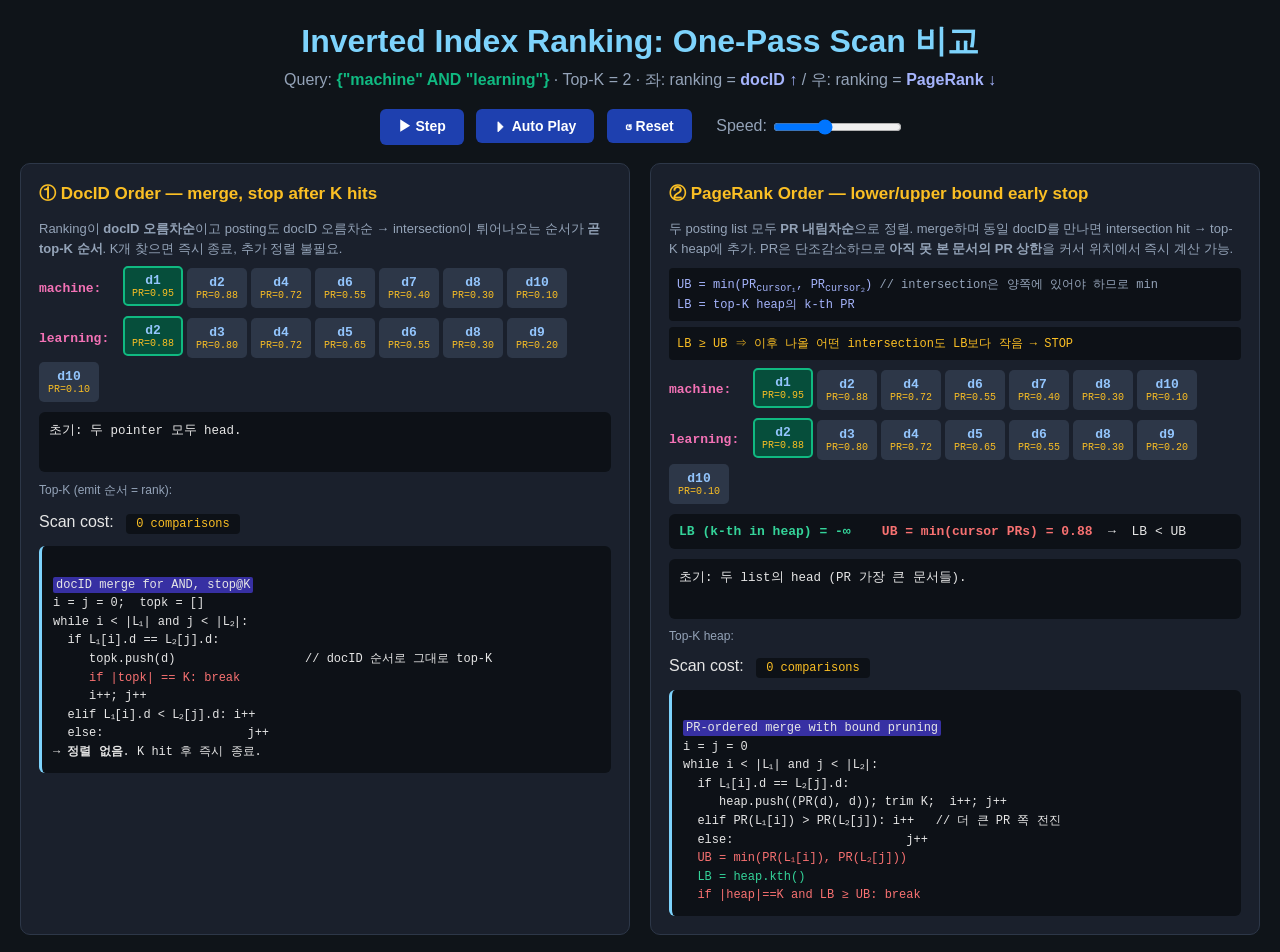
<file: 5. RAG/강의자료(이론)/1일차/ranking_viz.html>
<!DOCTYPE html>
<html lang="ko">
<head>
<meta charset="UTF-8">
<title>Inverted Index: DocID Order vs PageRank Order</title>
<style>
  * { box-sizing: border-box; }
  body {
    font-family: -apple-system, 'Segoe UI', sans-serif;
    background: #0f1419; color: #e6e6e6; margin: 0; padding: 20px;
  }
  h1 { text-align: center; color: #7dd3fc; margin: 0 0 6px; }
  .subtitle { text-align: center; color: #94a3b8; margin-bottom: 18px; }
  .controls { text-align: center; margin-bottom: 18px; }
  button {
    background: #1e40af; color: #fff; border: none;
    padding: 9px 18px; margin: 0 4px; border-radius: 6px;
    cursor: pointer; font-size: 14px; font-weight: 600;
  }
  button:hover { background: #2563eb; }
  .container {
    display: grid; grid-template-columns: 1fr 1fr; gap: 20px;
    max-width: 1700px; margin: 0 auto;
  }
  .panel {
    background: #1a202c; border-radius: 10px; padding: 18px;
    border: 1px solid #2d3748;
  }
  .panel h2 { margin-top: 0; color: #fbbf24; font-size: 17px; }
  .note { color: #94a3b8; font-size: 13px; margin-bottom: 10px; line-height:1.5; }
  .query { color: #10b981; font-weight: bold; }
  .list-row {
    display: flex; align-items: center; margin: 10px 0;
    gap: 4px; flex-wrap: wrap;
  }
  .term-label {
    min-width: 80px; font-weight: bold; color: #f472b6;
    font-family: monospace; font-size: 13px;
  }
  .posting {
    display: inline-flex; flex-direction: column; align-items: center;
    background: #2d3748; padding: 5px 7px; border-radius: 5px;
    font-family: monospace; font-size: 11px; min-width: 60px;
    border: 2px solid transparent; transition: all 0.25s;
  }
  .posting .did { color: #93c5fd; font-weight: bold; font-size: 13px; }
  .posting .meta { color: #fbbf24; font-size: 10px; }
  .posting.ptr { border-color: #10b981; background: #064e3b; transform: translateY(-2px); }
  .posting.done { opacity: 0.28; }
  .posting.match { border-color: #f59e0b; background: #78350f; }
  .posting.skipped { opacity: 0.12; text-decoration: line-through; }
  .pseudo {
    background: #0d1117; padding: 11px; border-radius: 6px;
    font-family: monospace; font-size: 12px; line-height: 1.55;
    margin-top: 12px; border-left: 3px solid #7dd3fc;
    white-space: pre-wrap;
  }
  .status {
    background: #0d1117; padding: 10px; border-radius: 6px;
    margin-top: 10px; font-family: monospace; font-size: 12.5px;
    min-height: 60px; line-height: 1.5;
  }
  .bounds {
    background: #0d1117; padding: 10px; border-radius: 6px;
    margin-top: 10px; font-family: monospace; font-size: 13px;
  }
  .lb { color: #34d399; font-weight:bold; }
  .ub { color: #f87171; font-weight:bold; }
  .topk { display: flex; gap: 6px; margin-top: 6px; flex-wrap: wrap; }
  .topk-item {
    background: #7c2d12; padding: 4px 8px; border-radius: 4px;
    font-family: monospace; font-size: 12px;
  }
  .hl { background: #3730a3; padding: 1px 3px; border-radius: 2px; }
  .counter {
    display:inline-block; background:#0d1117; color:#fbbf24;
    padding:3px 10px; border-radius:4px; font-family:monospace;
    font-size:12px; margin-left:8px;
  }
</style>
</head>
<body>
  <h1>Inverted Index Ranking: One-Pass Scan 비교</h1>
  <div class="subtitle">
    Query: <span class="query">{"machine" AND "learning"}</span> ·
    Top-K = 2 · 좌: ranking = <b style="color:#a5b4fc;">docID ↑</b> / 우: ranking = <b style="color:#a5b4fc;">PageRank ↓</b>
  </div>

  <div class="controls">
    <button id="stepBtn">▶ Step</button>
    <button id="playBtn">⏵ Auto Play</button>
    <button id="resetBtn">↺ Reset</button>
    <span style="color:#94a3b8; margin-left:16px;">Speed:
      <input type="range" id="speed" min="200" max="2000" value="900" style="vertical-align:middle;">
    </span>
  </div>

  <div class="container">

    <!-- LEFT: DocID order -->
    <div class="panel">
      <h2>① DocID Order — merge, stop after K hits</h2>
      <div class="note">
        Ranking이 <b>docID 오름차순</b>이고 posting도 docID 오름차순 →
        intersection이 튀어나오는 순서가 <b>곧 top-K 순서</b>.
        K개 찾으면 즉시 종료, 추가 정렬 불필요.
      </div>
      <div id="listsA"></div>
      <div class="status" id="statusA">대기 중...</div>
      <div style="margin-top:10px; color:#94a3b8; font-size:12px;">Top-K (emit 순서 = rank):</div>
      <div class="topk" id="foundA"></div>
      <div style="margin-top:8px;">Scan cost: <span class="counter" id="costA">0 comparisons</span></div>
      <div class="pseudo">
<span class="hl">docID merge for AND, stop@K</span>
i = j = 0;  topk = []
while i &lt; |L₁| and j &lt; |L₂|:
  if L₁[i].d == L₂[j].d:
     topk.push(d)                  // docID 순서로 그대로 top-K
     <span style="color:#f87171;">if |topk| == K: break</span>
     i++; j++
  elif L₁[i].d &lt; L₂[j].d: i++
  else:                    j++
→ <b>정렬 없음</b>. K hit 후 즉시 종료.</div>
    </div>

    <!-- RIGHT: PageRank order -->
    <div class="panel">
      <h2>② PageRank Order — lower/upper bound early stop</h2>
      <div class="note">
        두 posting list 모두 <b>PR 내림차순</b>으로 정렬.
        merge하며 동일 docID를 만나면 intersection hit → top-K heap에 추가.
        PR은 단조감소하므로 <b>아직 못 본 문서의 PR 상한</b>을 커서 위치에서 즉시 계산 가능.
      </div>
      <div style="background:#0d1117; padding:8px; border-radius:4px; margin:6px 0; font-family:monospace; font-size:12px; color:#a5b4fc;">
        UB = min(PR<sub>cursor₁</sub>, PR<sub>cursor₂</sub>)   <span style="color:#94a3b8;">// intersection은 양쪽에 있어야 하므로 min</span><br>
        LB = top-K heap의 k-th PR
      </div>
      <div style="background:#0d1117; padding:8px; border-radius:4px; margin:6px 0; font-family:monospace; font-size:12px; color:#fbbf24;">
        LB ≥ UB  ⇒  이후 나올 어떤 intersection도 LB보다 작음 → STOP
      </div>
      <div id="listsB"></div>
      <div class="bounds" id="boundsB"></div>
      <div class="status" id="statusB">대기 중...</div>
      <div style="margin-top:10px; color:#94a3b8; font-size:12px;">Top-K heap:</div>
      <div class="topk" id="topkB"></div>
      <div style="margin-top:8px;">Scan cost: <span class="counter" id="costB">0 postings</span></div>
      <div class="pseudo">
<span class="hl">PR-ordered merge with bound pruning</span>
i = j = 0
while i &lt; |L₁| and j &lt; |L₂|:
  if L₁[i].d == L₂[j].d:
     heap.push((PR(d), d)); trim K;  i++; j++
  elif PR(L₁[i]) &gt; PR(L₂[j]): i++   // 더 큰 PR 쪽 전진
  else:                        j++
  <span style="color:#f87171;">UB = min(PR(L₁[i]), PR(L₂[j]))</span>
  <span style="color:#34d399;">LB = heap.kth()</span>
  <span style="color:#f87171;">if |heap|==K and LB ≥ UB: break</span></div>
    </div>
  </div>

<script>
// ---- corpus ----
// doc → PageRank, contains machine?, contains learning?
const DOCS = {
  1:{pr:0.95, m:1, l:0},
  2:{pr:0.88, m:1, l:1},  // intersection, high PR
  3:{pr:0.80, m:0, l:1},
  4:{pr:0.72, m:1, l:1},  // intersection, high PR
  5:{pr:0.65, m:0, l:1},
  6:{pr:0.55, m:1, l:1},  // intersection (3rd)
  7:{pr:0.40, m:1, l:0},
  8:{pr:0.30, m:1, l:1},  // intersection (4th)
  9:{pr:0.20, m:0, l:1},
 10:{pr:0.10, m:1, l:1},  // intersection (5th)
};
const K = 2;

function makeList(term, orderBy) {
  const key = term;
  const arr = [];
  for (const d in DOCS) if (DOCS[d][key]) arr.push({d:+d, pr:DOCS[d].pr});
  if (orderBy === "did") arr.sort((a,b)=>a.d-b.d);
  else if (orderBy === "pr") arr.sort((a,b)=>b.pr-a.pr);
  return arr;
}
const listsA = { machine: makeList("m","did"), learning: makeList("l","did") };
const listsB = { machine: makeList("m","pr"),  learning: makeList("l","pr") };

// ---- rendering ----
function renderLists(containerId, lists, ptrs, marks={}) {
  const el = document.getElementById(containerId);
  el.innerHTML = "";
  for (const term in lists) {
    const row = document.createElement("div");
    row.className = "list-row";
    const lbl = document.createElement("div");
    lbl.className = "term-label"; lbl.textContent = term+":";
    row.appendChild(lbl);
    lists[term].forEach((p,i)=>{
      const pd = document.createElement("div");
      pd.className = "posting";
      if (i < ptrs[term]) pd.classList.add("done");
      if (i === ptrs[term]) pd.classList.add("ptr");
      if (marks.match && marks.match[term] === i) pd.classList.add("match");
      if (marks.skipped && i >= ptrs[term]) pd.classList.add("skipped");
      pd.innerHTML = `<span class="did">d${p.d}</span><span class="meta">PR=${p.pr.toFixed(2)}</span>`;
      row.appendChild(pd);
    });
    el.appendChild(row);
  }
}
function renderTopK(id, heap) {
  const el = document.getElementById(id); el.innerHTML = "";
  [...heap].sort((a,b)=>b.s-a.s).forEach(h=>{
    const d = document.createElement("div");
    d.className = "topk-item";
    d.textContent = `d${h.d}: PR=${h.s.toFixed(2)}`;
    el.appendChild(d);
  });
}

// ---- Simulation A: docID merge, stop after K hits ----
function buildStepsA() {
  const steps = [];
  const ptrs = {machine:0, learning:0};
  const found = []; // {d}
  const L1 = listsA.machine, L2 = listsA.learning;
  let cost = 0;
  steps.push({ptrs:{...ptrs}, found:[...found], cost, msg:"초기: 두 pointer 모두 head."});
  while (ptrs.machine < L1.length && ptrs.learning < L2.length) {
    const a = L1[ptrs.machine], b = L2[ptrs.learning];
    let msg, match = {};
    cost++;
    if (a.d === b.d) {
      found.push({d:a.d, s:a.d});
      match = {machine: ptrs.machine, learning: ptrs.learning};
      msg = `d${a.d} 일치 → top-K에 emit (rank = docID ↑). pointer++`;
      ptrs.machine++; ptrs.learning++;
      steps.push({ptrs:{...ptrs}, found:[...found], cost, msg, match});
      if (found.length >= K) {
        steps.push({ptrs:{...ptrs}, found:[...found], cost, stopped:true,
          msg:`🛑 K=${K}개 도달 → 즉시 종료. 정렬 불필요 (emit 순서 = rank).`});
        return steps;
      }
      continue;
    } else if (a.d < b.d) {
      match = {machine: ptrs.machine};
      msg = `d${a.d} &lt; d${b.d} → machine++ (miss)`;
      ptrs.machine++;
    } else {
      match = {learning: ptrs.learning};
      msg = `d${a.d} &gt; d${b.d} → learning++ (miss)`;
      ptrs.learning++;
    }
    steps.push({ptrs:{...ptrs}, found:[...found], cost, msg, match});
  }
  steps.push({ptrs:{...ptrs}, found:[...found], cost,
    msg:`✅ 리스트 소진. intersection ${found.length}개.`});
  return steps;
}

// ---- Simulation B: PR-ordered merge with LB/UB early stop ----
function buildStepsB() {
  const steps = [];
  const ptrs = {machine:0, learning:0};
  const heap = [];
  const L1 = listsB.machine, L2 = listsB.learning;
  let cost = 0;

  function ub() {
    if (ptrs.machine >= L1.length || ptrs.learning >= L2.length) return 0;
    return Math.min(L1[ptrs.machine].pr, L2[ptrs.learning].pr);
  }
  function lb() { return heap.length < K ? -Infinity : heap[heap.length-1].s; }
  function pushHeap(d, s) {
    heap.push({d,s}); heap.sort((a,b)=>b.s-a.s);
    while (heap.length > K) heap.pop();
  }

  steps.push({ptrs:{...ptrs}, heap:[...heap], lb:lb(), ub:ub(), cost,
              msg:"초기: 두 list의 head (PR 가장 큰 문서들)."});

  while (ptrs.machine < L1.length && ptrs.learning < L2.length) {
    const a = L1[ptrs.machine], b = L2[ptrs.learning];
    let msg, match = {};
    cost++;
    if (a.d === b.d) {
      pushHeap(a.d, a.pr);
      match = {machine: ptrs.machine, learning: ptrs.learning};
      msg = `d${a.d} 일치 (intersection) → heap에 PR=${a.pr.toFixed(2)} 추가.`;
      ptrs.machine++; ptrs.learning++;
    } else if (a.pr > b.pr) {
      match = {machine: ptrs.machine};
      msg = `PR(d${a.d})=${a.pr.toFixed(2)} &gt; PR(d${b.d})=${b.pr.toFixed(2)} → machine++ (더 큰 PR 쪽 전진)`;
      ptrs.machine++;
    } else {
      match = {learning: ptrs.learning};
      msg = `PR(d${a.d})=${a.pr.toFixed(2)} ≤ PR(d${b.d})=${b.pr.toFixed(2)} → learning++`;
      ptrs.learning++;
    }
    const curLB = lb(), curUB = ub();
    steps.push({ptrs:{...ptrs}, heap:[...heap], lb:curLB, ub:curUB, cost, msg, match});

    if (heap.length >= K && curLB >= curUB) {
      steps.push({ptrs:{...ptrs}, heap:[...heap], lb:curLB, ub:curUB, cost, stopped:true,
        msg:`🛑 Early stop: LB=${curLB.toFixed(2)} ≥ UB=${curUB.toFixed(2)}. 남은 intersection의 PR은 모두 UB 이하 → top-${K} 확정.`});
      return steps;
    }
  }
  steps.push({ptrs:{...ptrs}, heap:[...heap], lb:lb(), ub:ub(), cost,
    msg:"✅ 한쪽 list 소진."});
  return steps;
}

// ---- driver ----
let stepsA, stepsB, iA=0, iB=0, timer=null;
function reset() { stepsA = buildStepsA(); stepsB = buildStepsB(); iA = 0; iB = 0; draw(); }
function draw() {
  const sA = stepsA[iA], sB = stepsB[iB];
  renderLists("listsA", listsA, sA.ptrs, {match:sA.match, skipped:sA.stopped});
  document.getElementById("statusA").textContent = sA.msg;
  document.getElementById("costA").textContent = sA.cost + " comparisons";
  const fA = document.getElementById("foundA"); fA.innerHTML = "";
  sA.found.forEach((h,i)=>{
    const el = document.createElement("div");
    el.className = "topk-item";
    el.style.background = "#166534";
    el.textContent = `#${i+1} d${h.d}`;
    fA.appendChild(el);
  });

  renderLists("listsB", listsB, sB.ptrs, {match:sB.match, skipped: sB.stopped});
  document.getElementById("statusB").textContent = sB.msg;
  document.getElementById("costB").textContent = sB.cost + " comparisons";
  renderTopK("topkB", sB.heap);
  const lbStr = sB.lb === -Infinity ? "-∞" : sB.lb.toFixed(2);
  const ubStr = sB.ub.toFixed(2);
  const cmp = sB.lb >= sB.ub && sB.lb !== -Infinity ? "≥" : "&lt;";
  document.getElementById("boundsB").innerHTML =
    `<span class="lb">LB (k-th in heap) = ${lbStr}</span> &nbsp;&nbsp; <span class="ub">UB = min(cursor PRs) = ${ubStr}</span> &nbsp;→&nbsp; LB ${cmp} UB`;
}
function step() {
  let changed = false;
  if (iA < stepsA.length-1) { iA++; changed = true; }
  if (iB < stepsB.length-1) { iB++; changed = true; }
  draw(); return changed;
}
document.getElementById("stepBtn").onclick = step;
document.getElementById("resetBtn").onclick = () => { if(timer){clearInterval(timer); timer=null;} reset(); document.getElementById("playBtn").textContent="⏵ Auto Play"; };
document.getElementById("playBtn").onclick = () => {
  if (timer) { clearInterval(timer); timer=null; document.getElementById("playBtn").textContent="⏵ Auto Play"; return; }
  document.getElementById("playBtn").textContent="⏸ Pause";
  const speed = +document.getElementById("speed").value;
  timer = setInterval(()=>{ if(!step()){ clearInterval(timer); timer=null; document.getElementById("playBtn").textContent="⏵ Auto Play"; } }, speed);
};
reset();
</script>
</body>
</html>
</file>
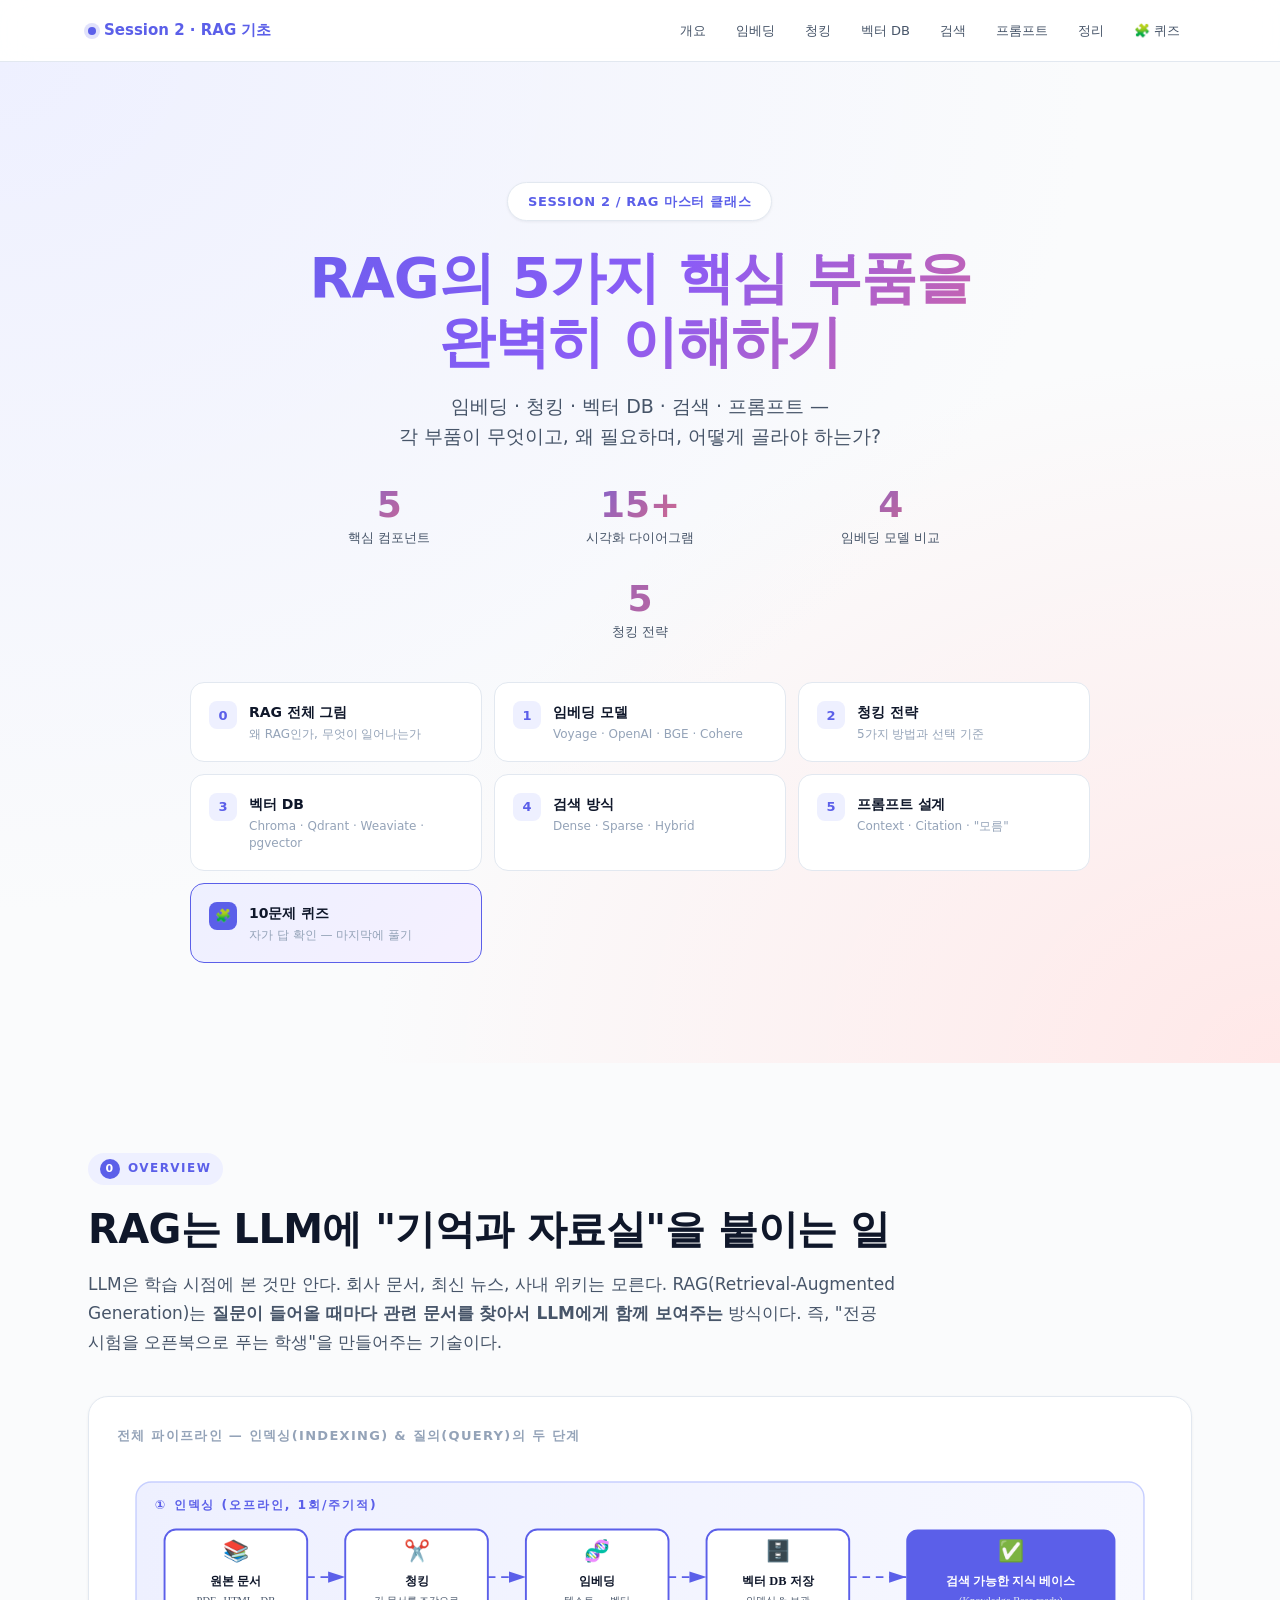
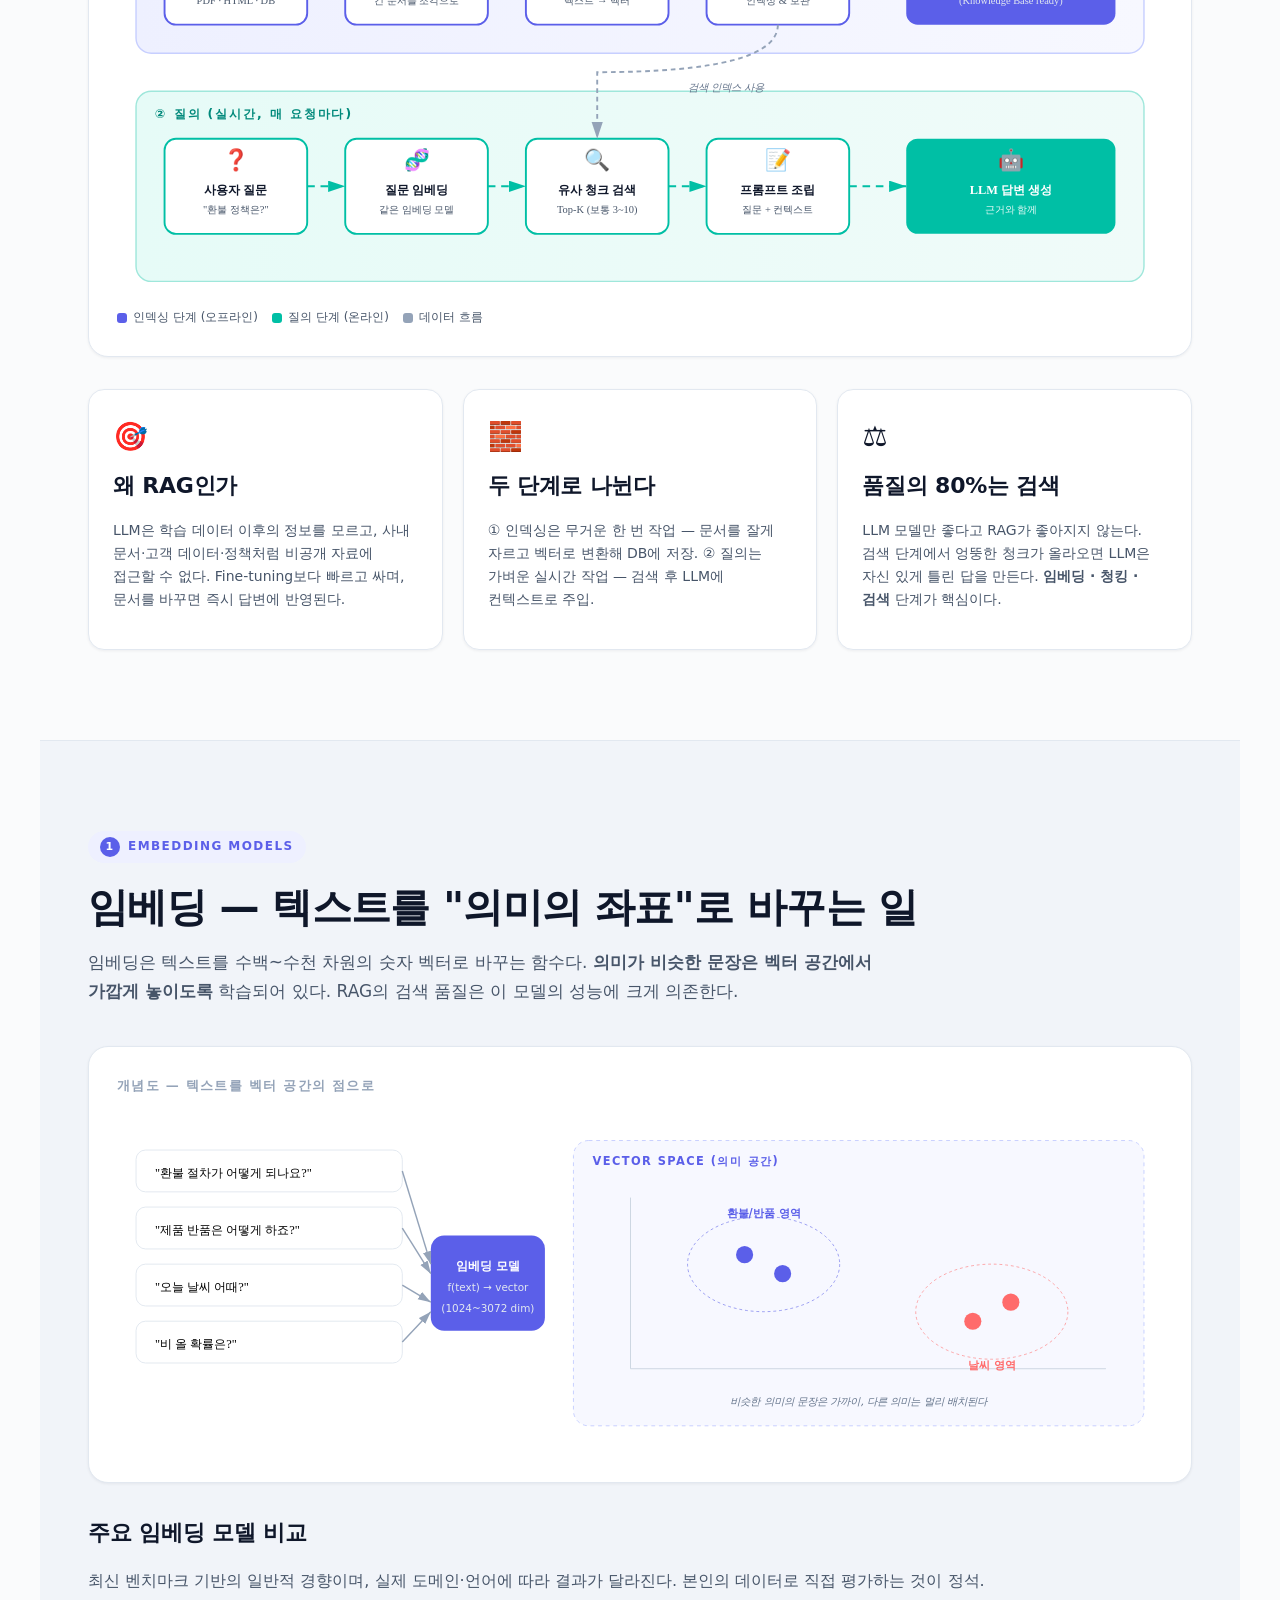
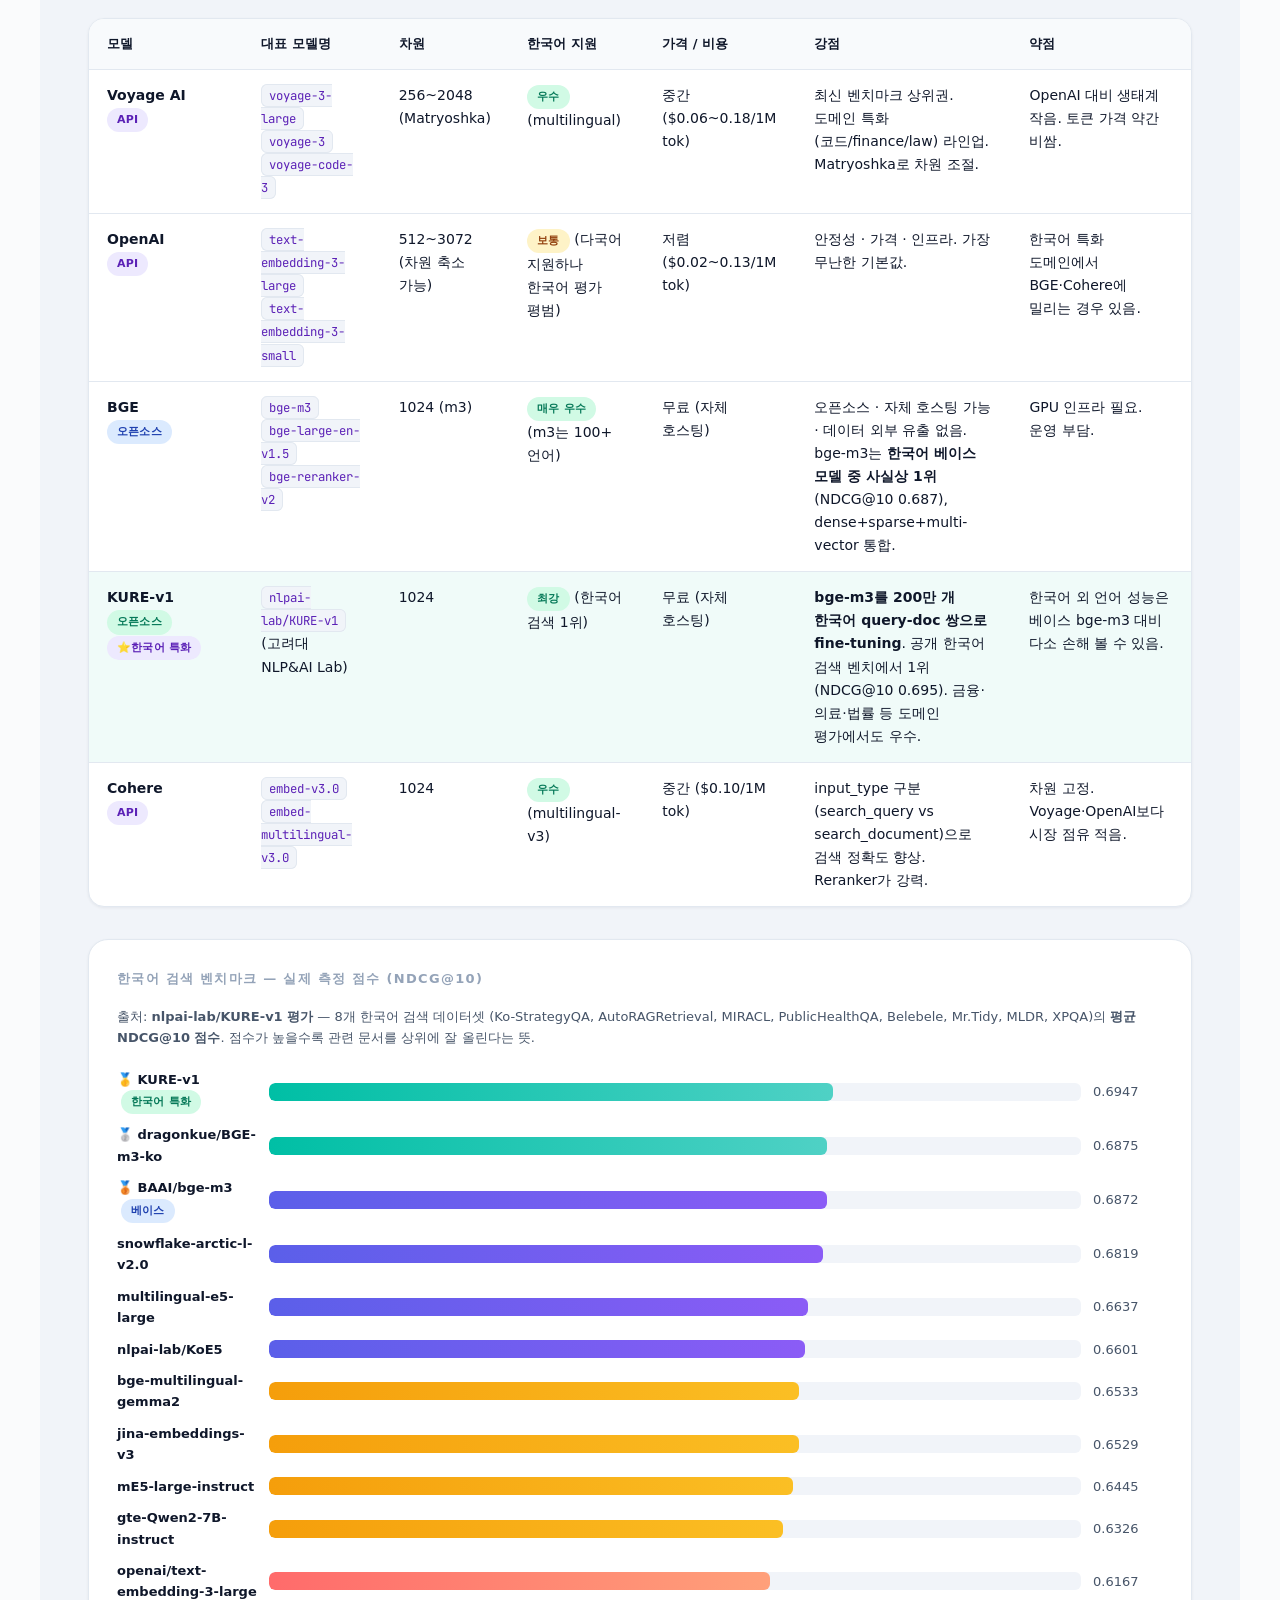
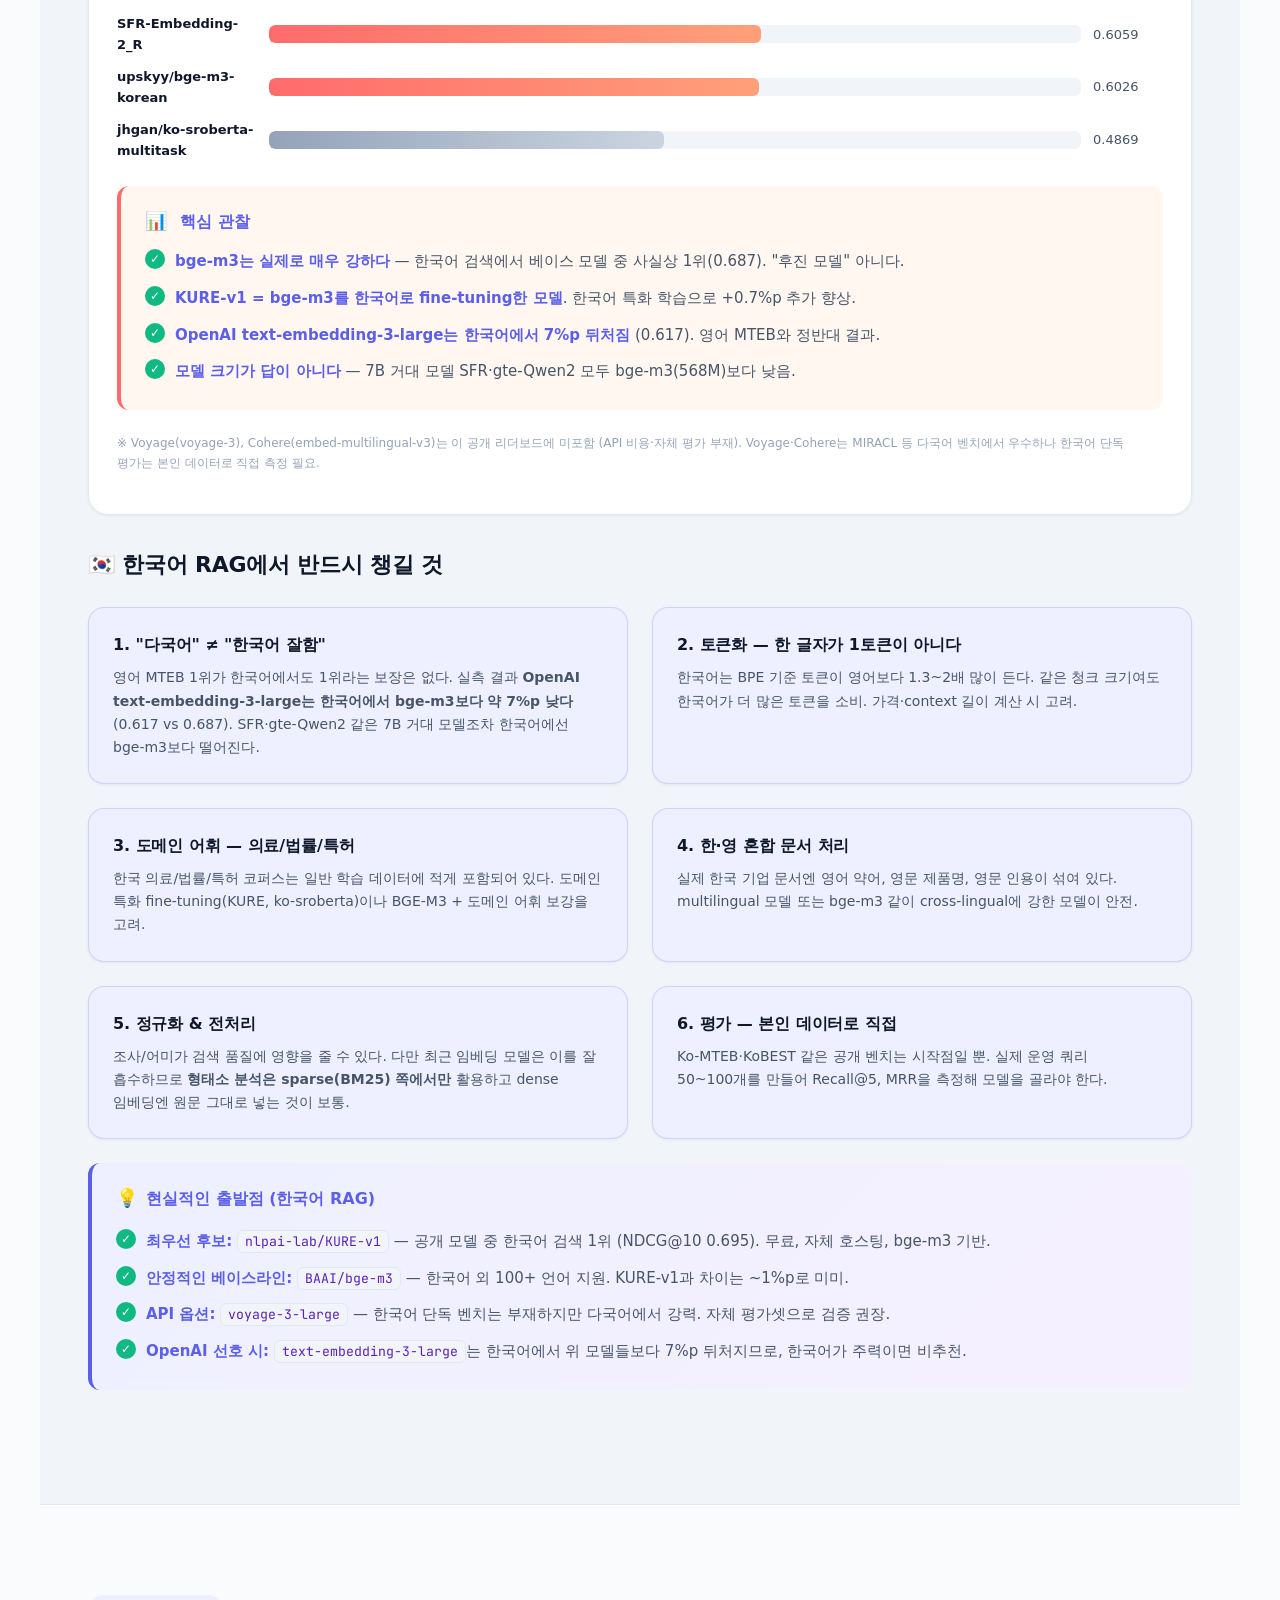
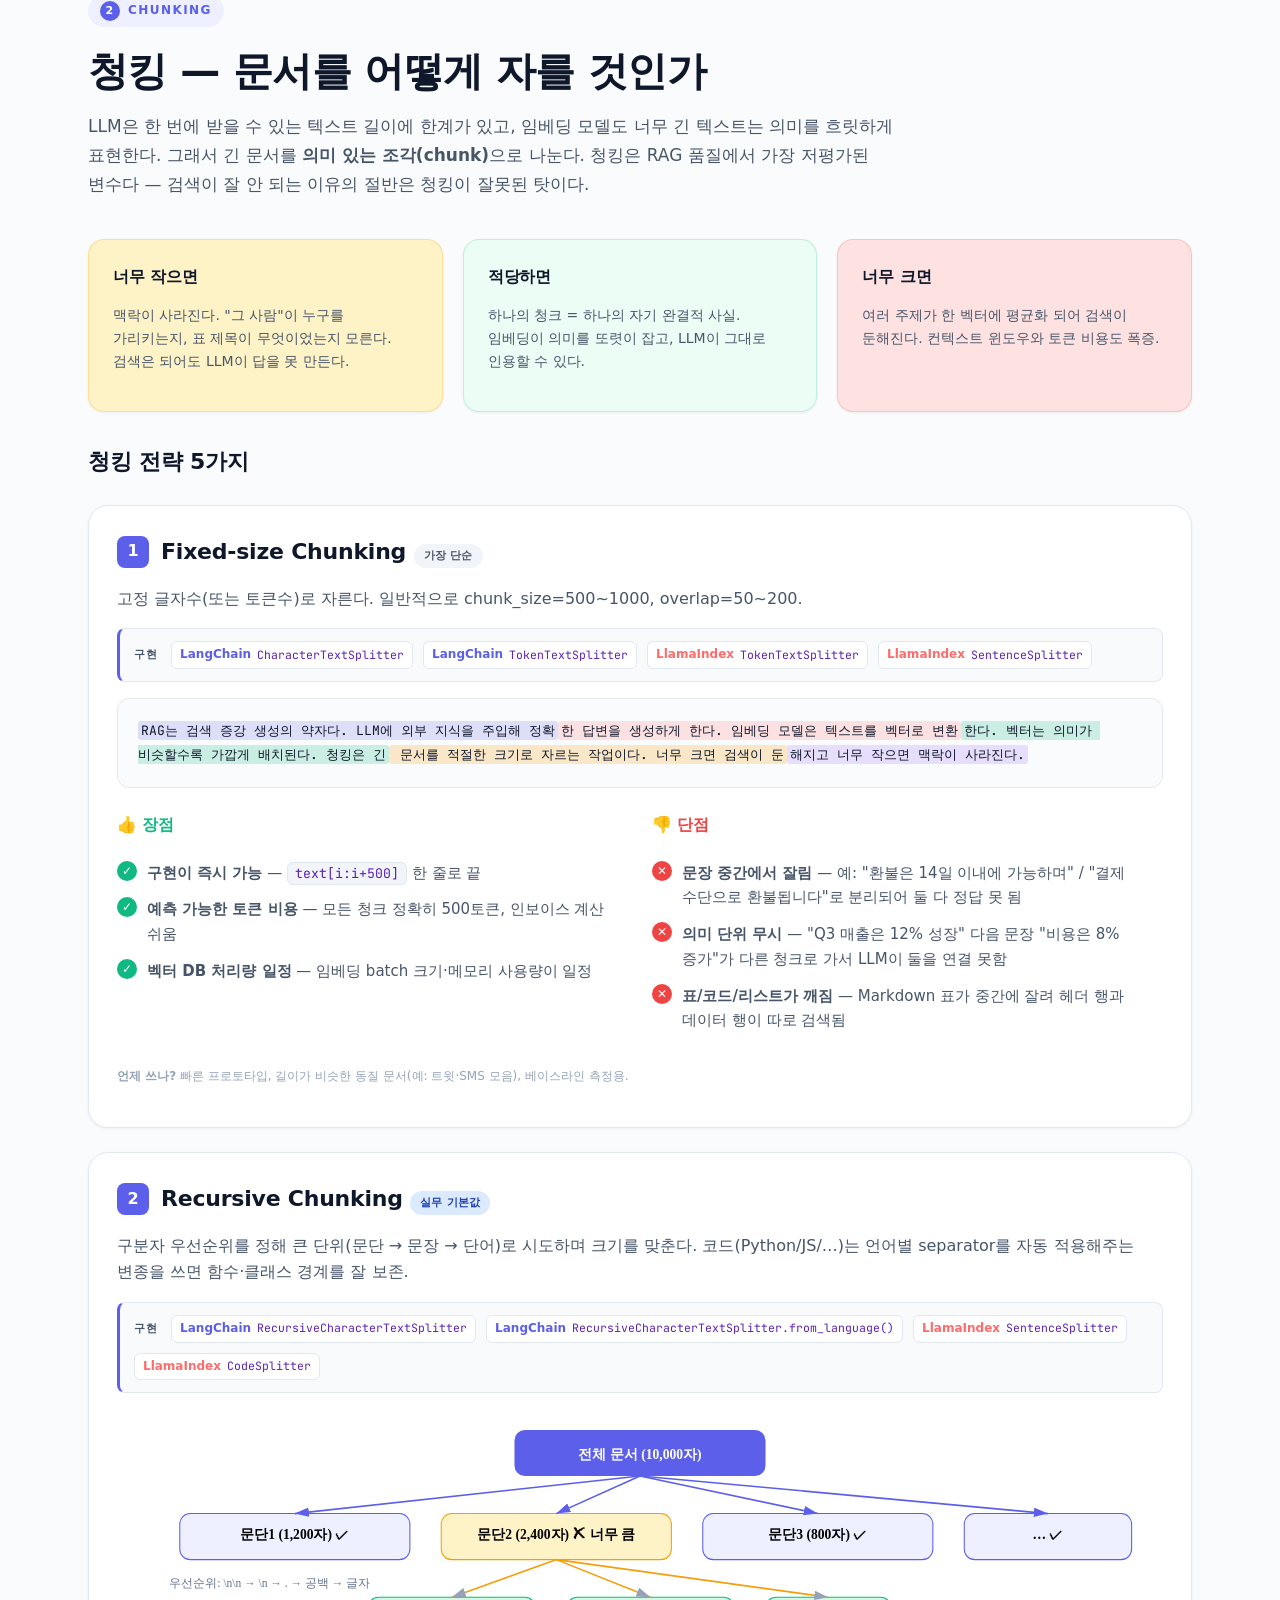
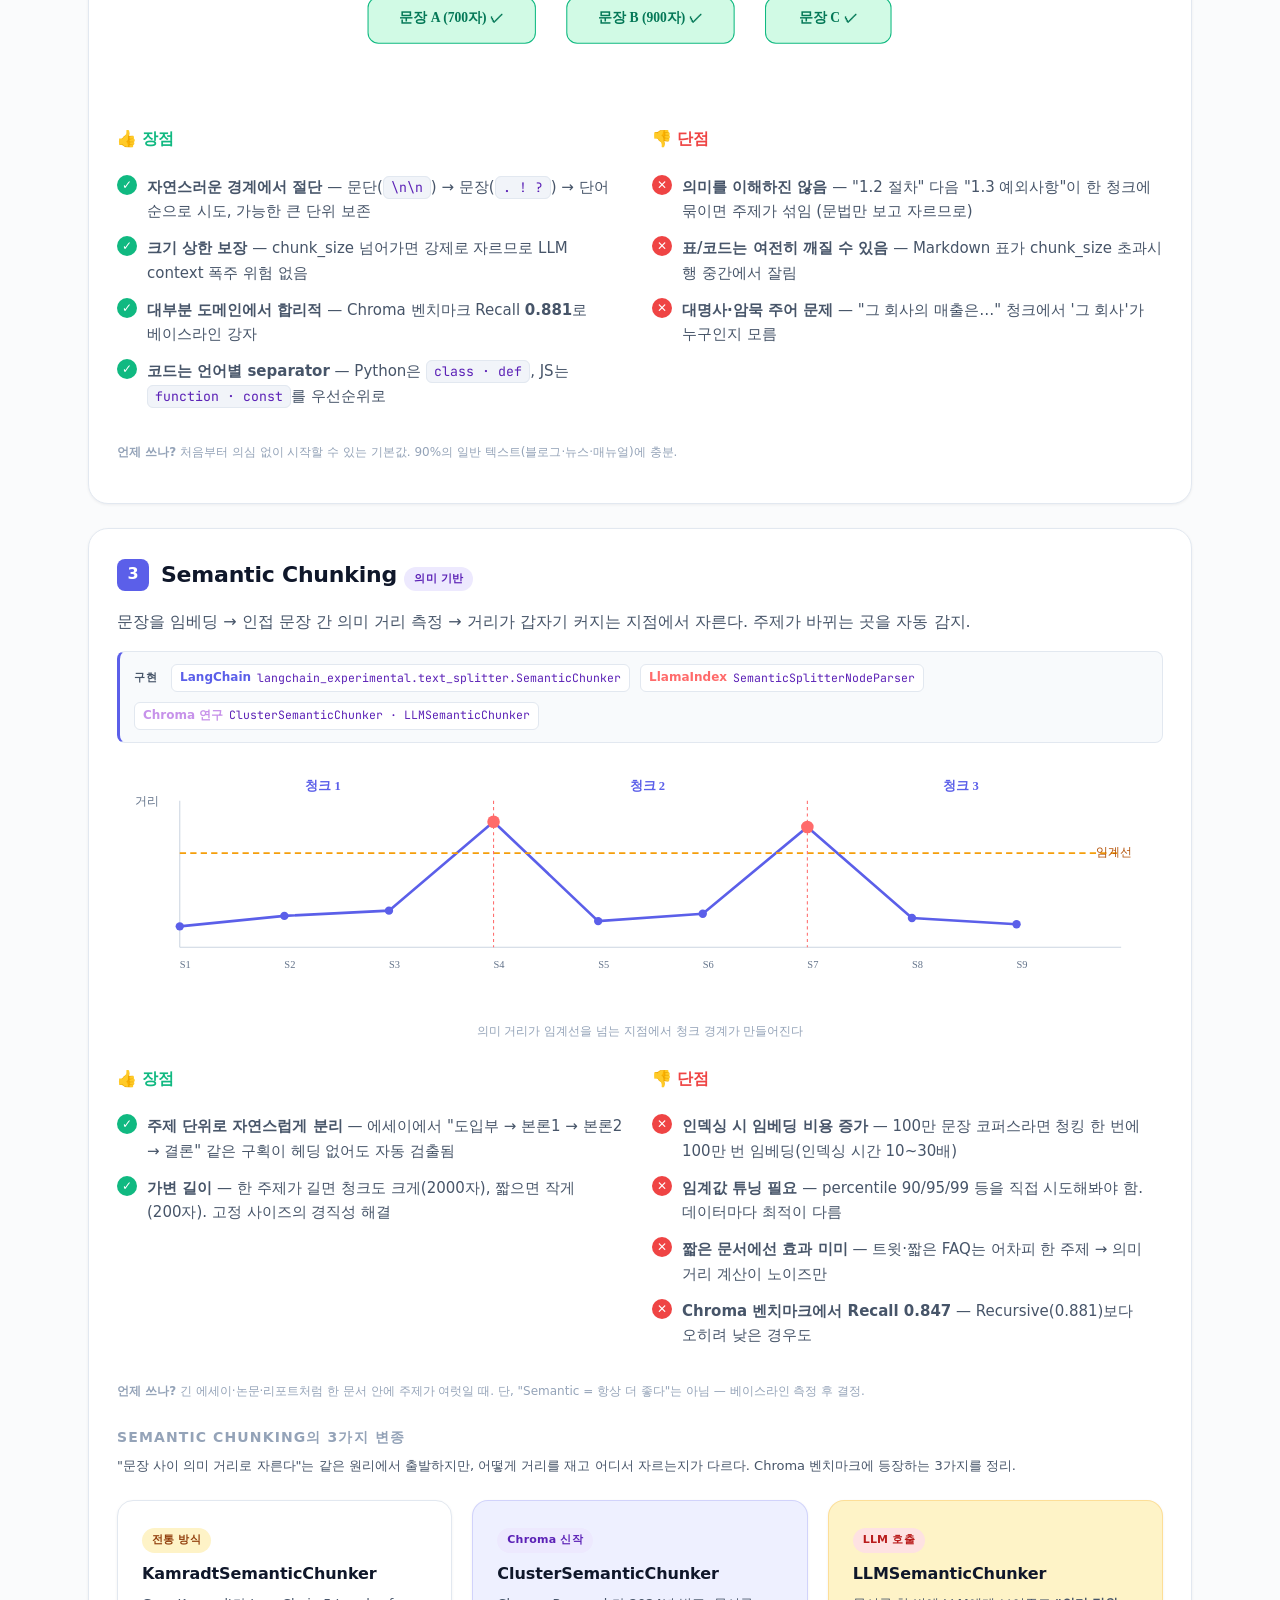
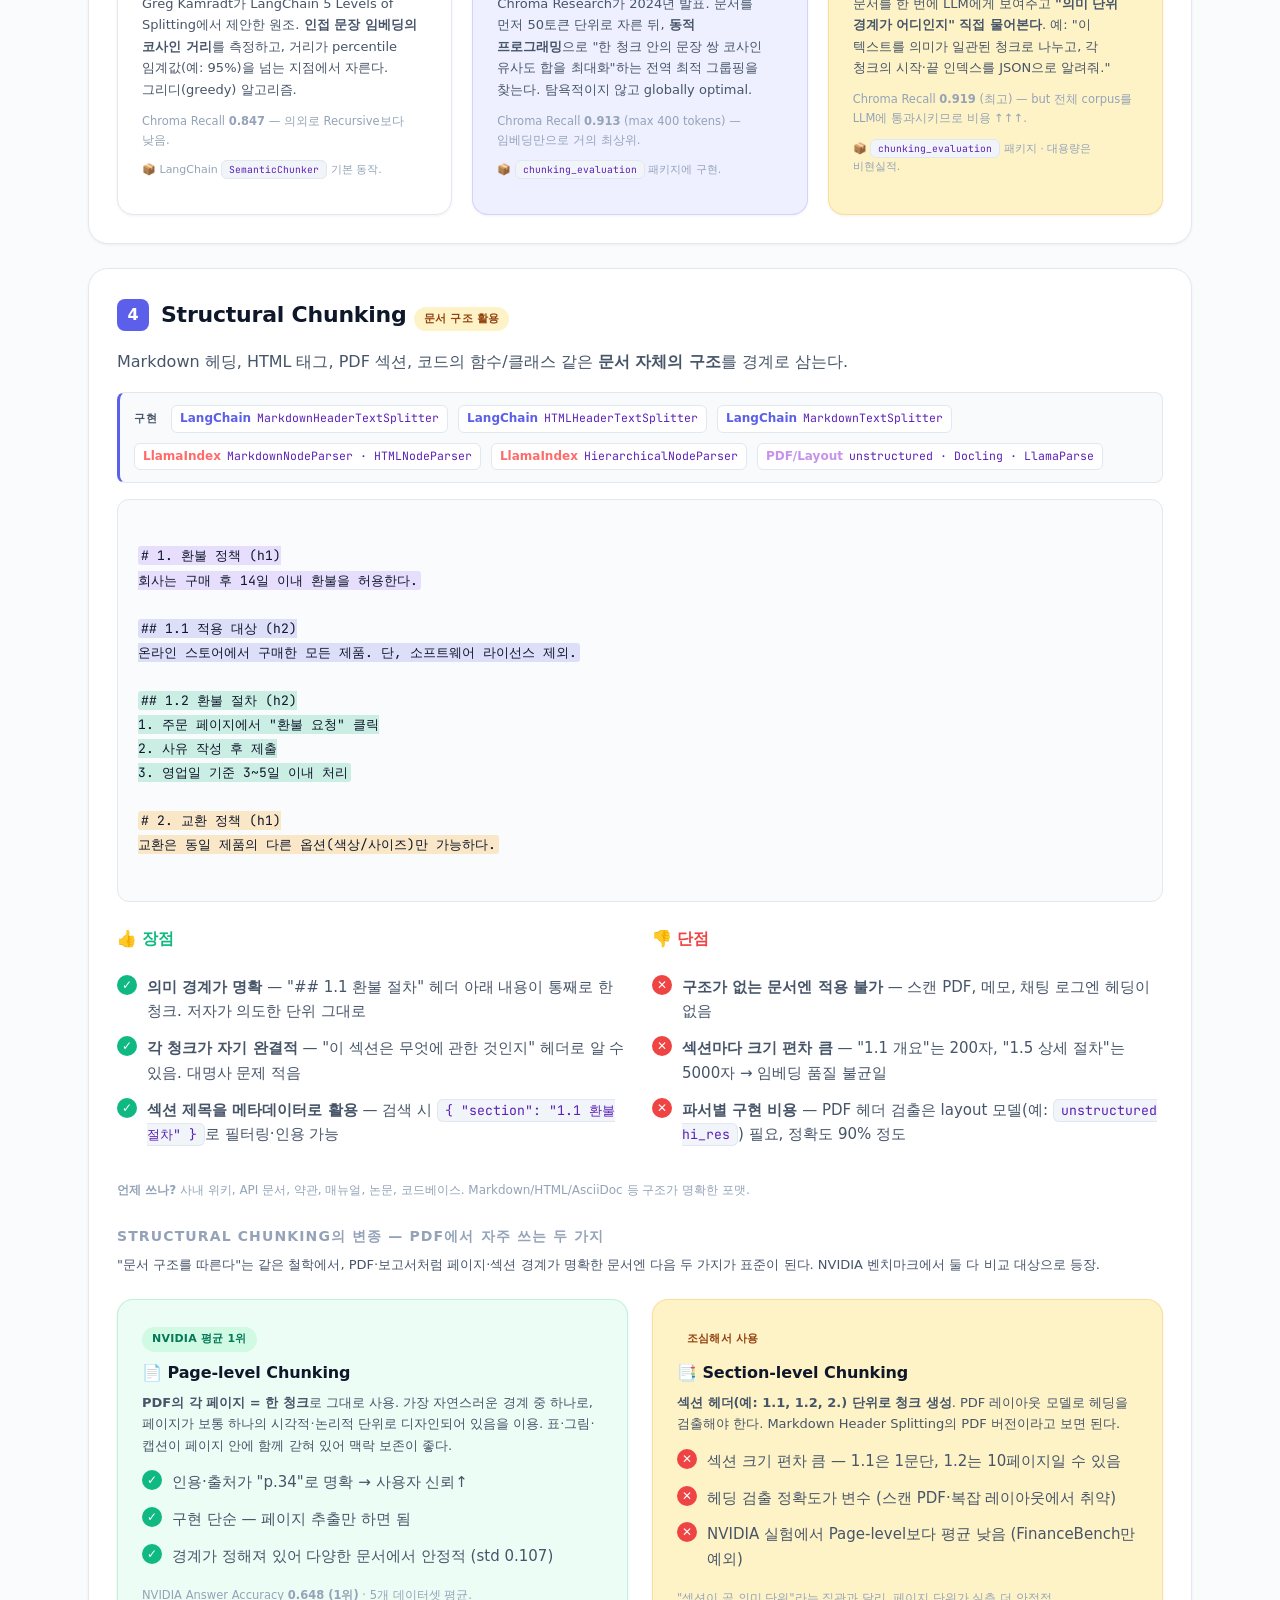
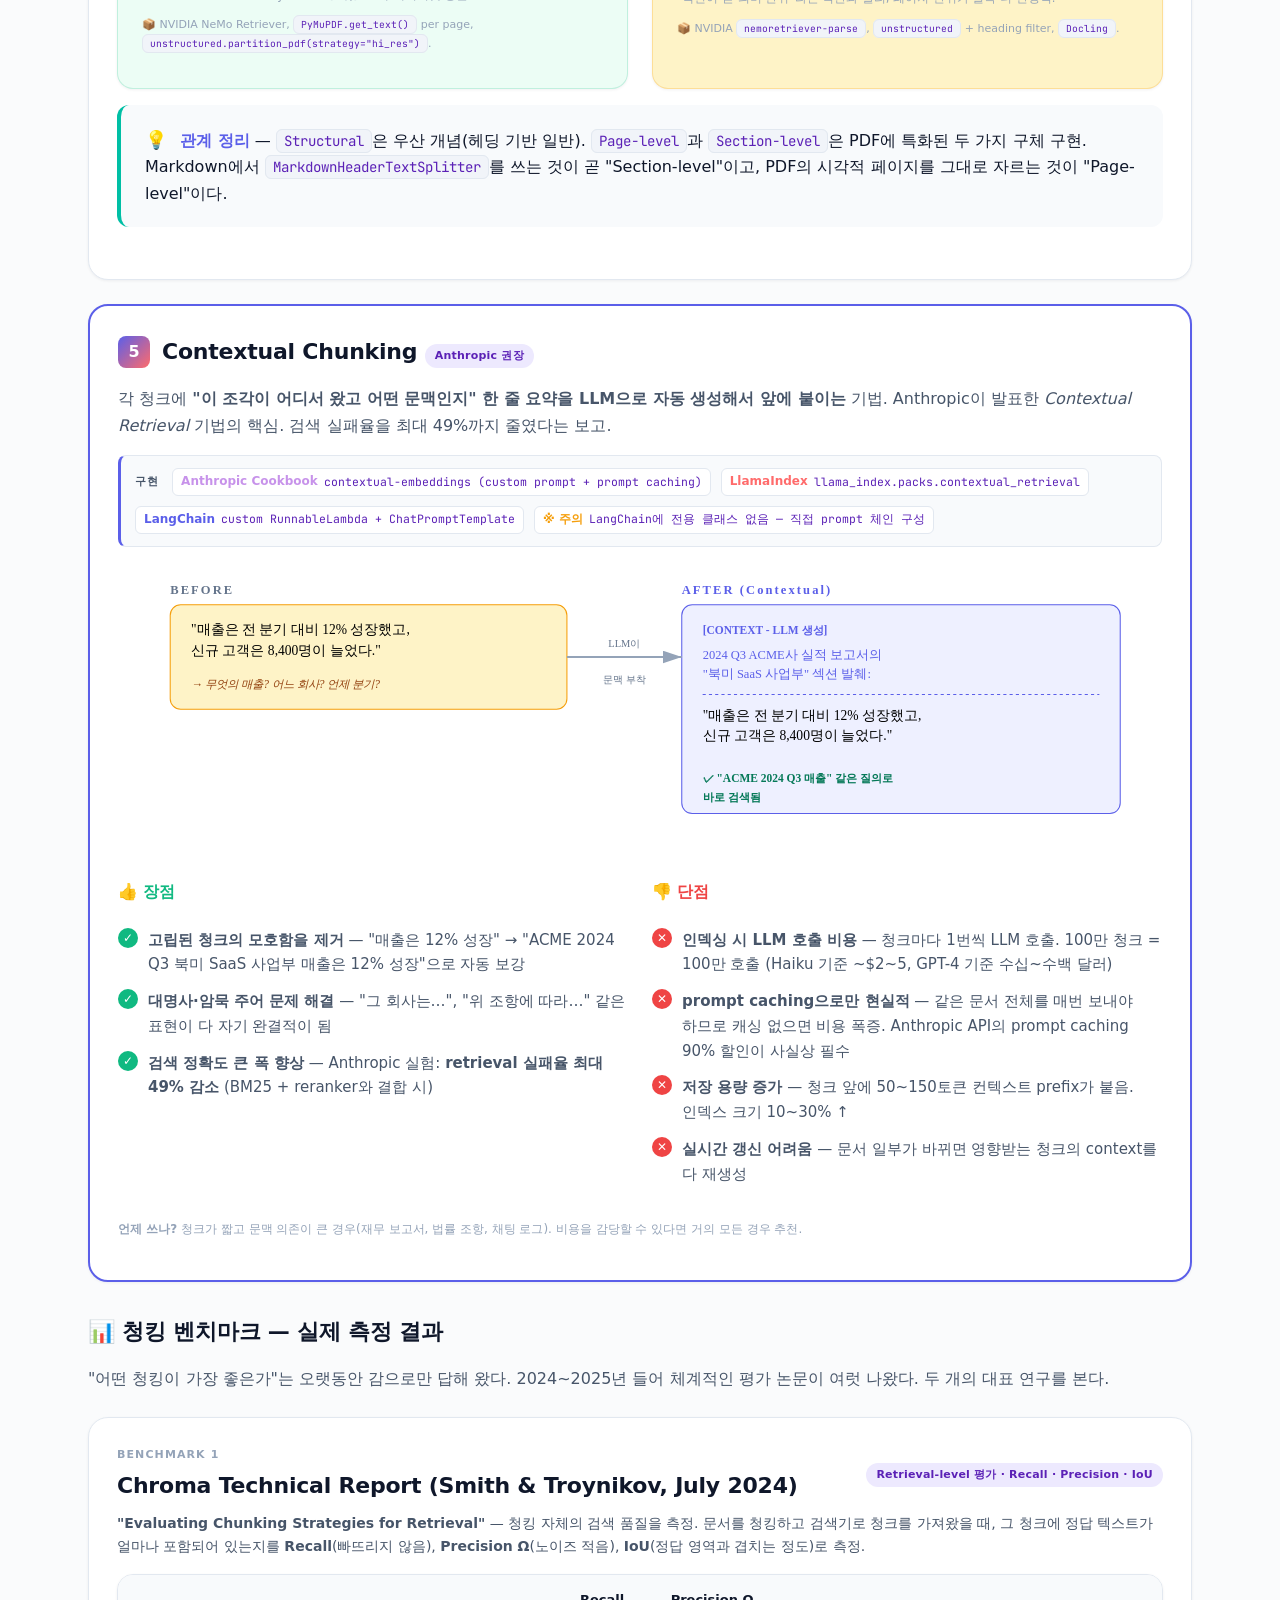
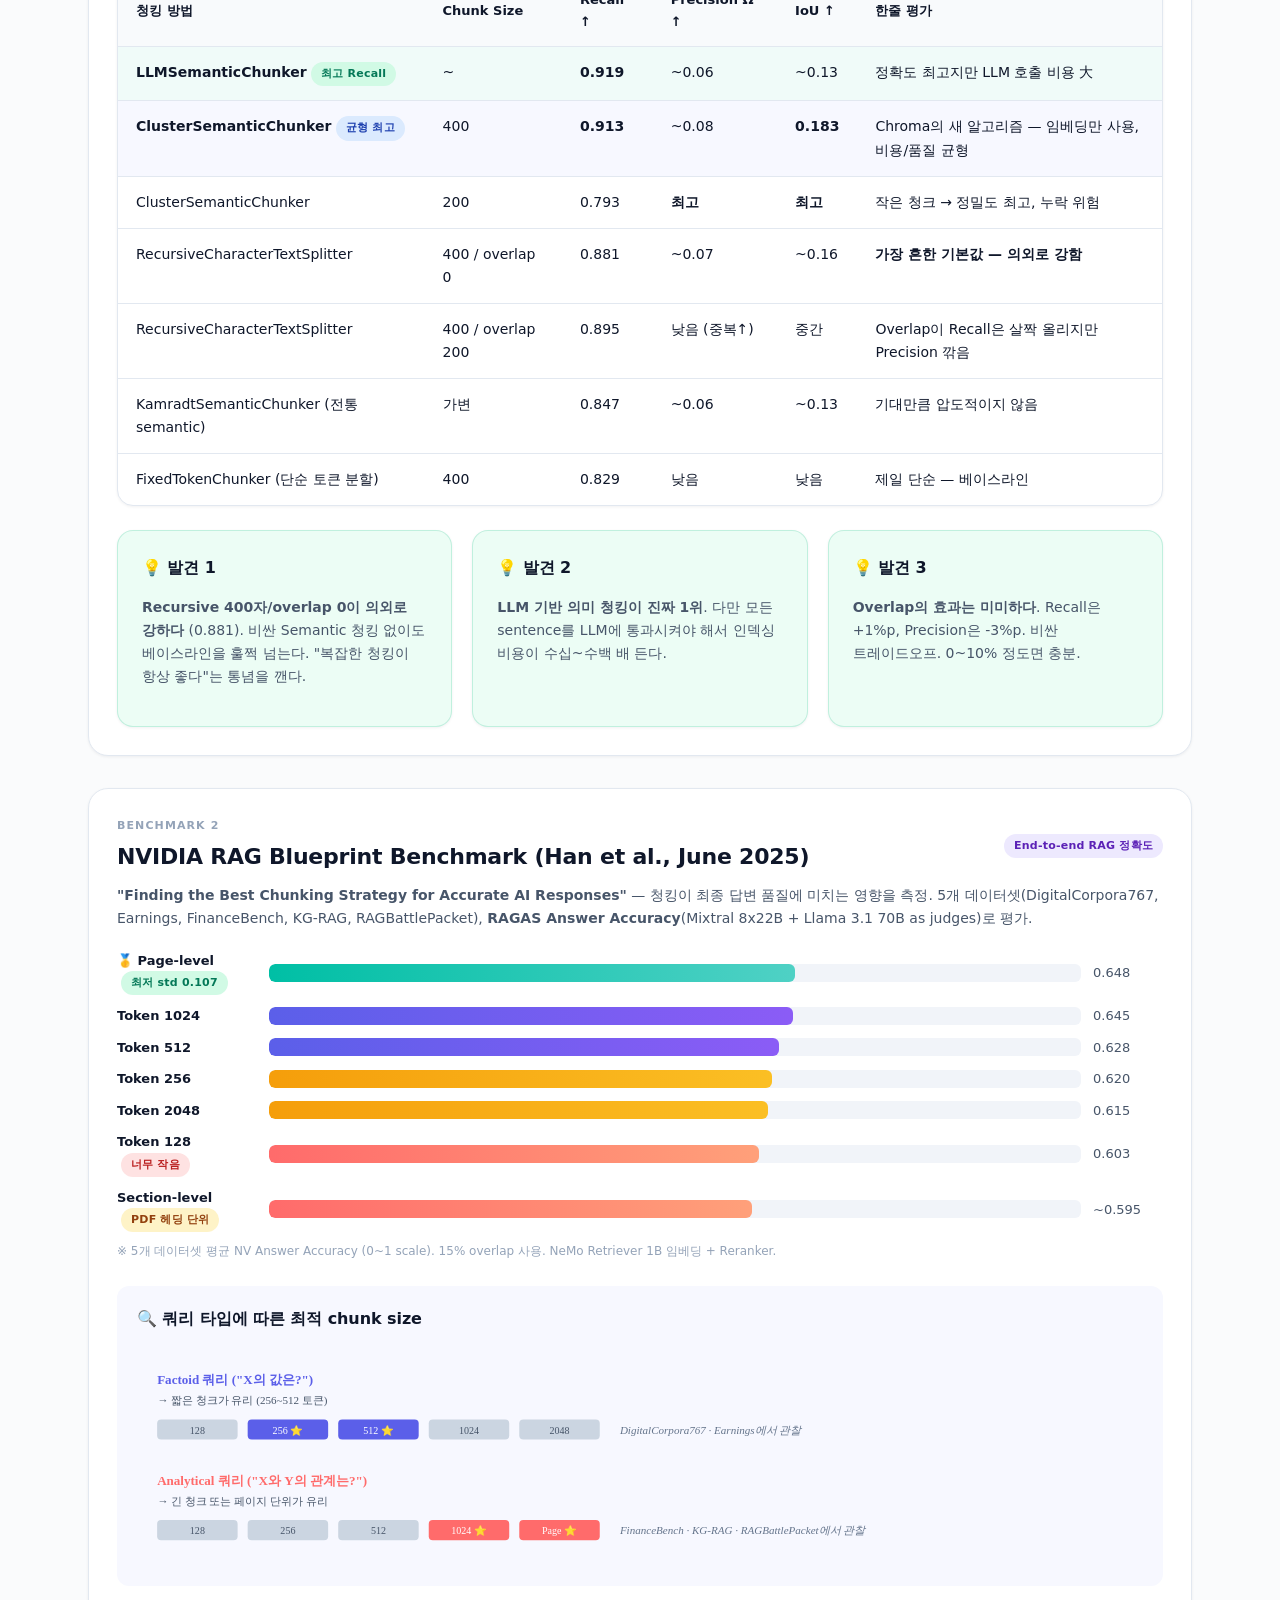
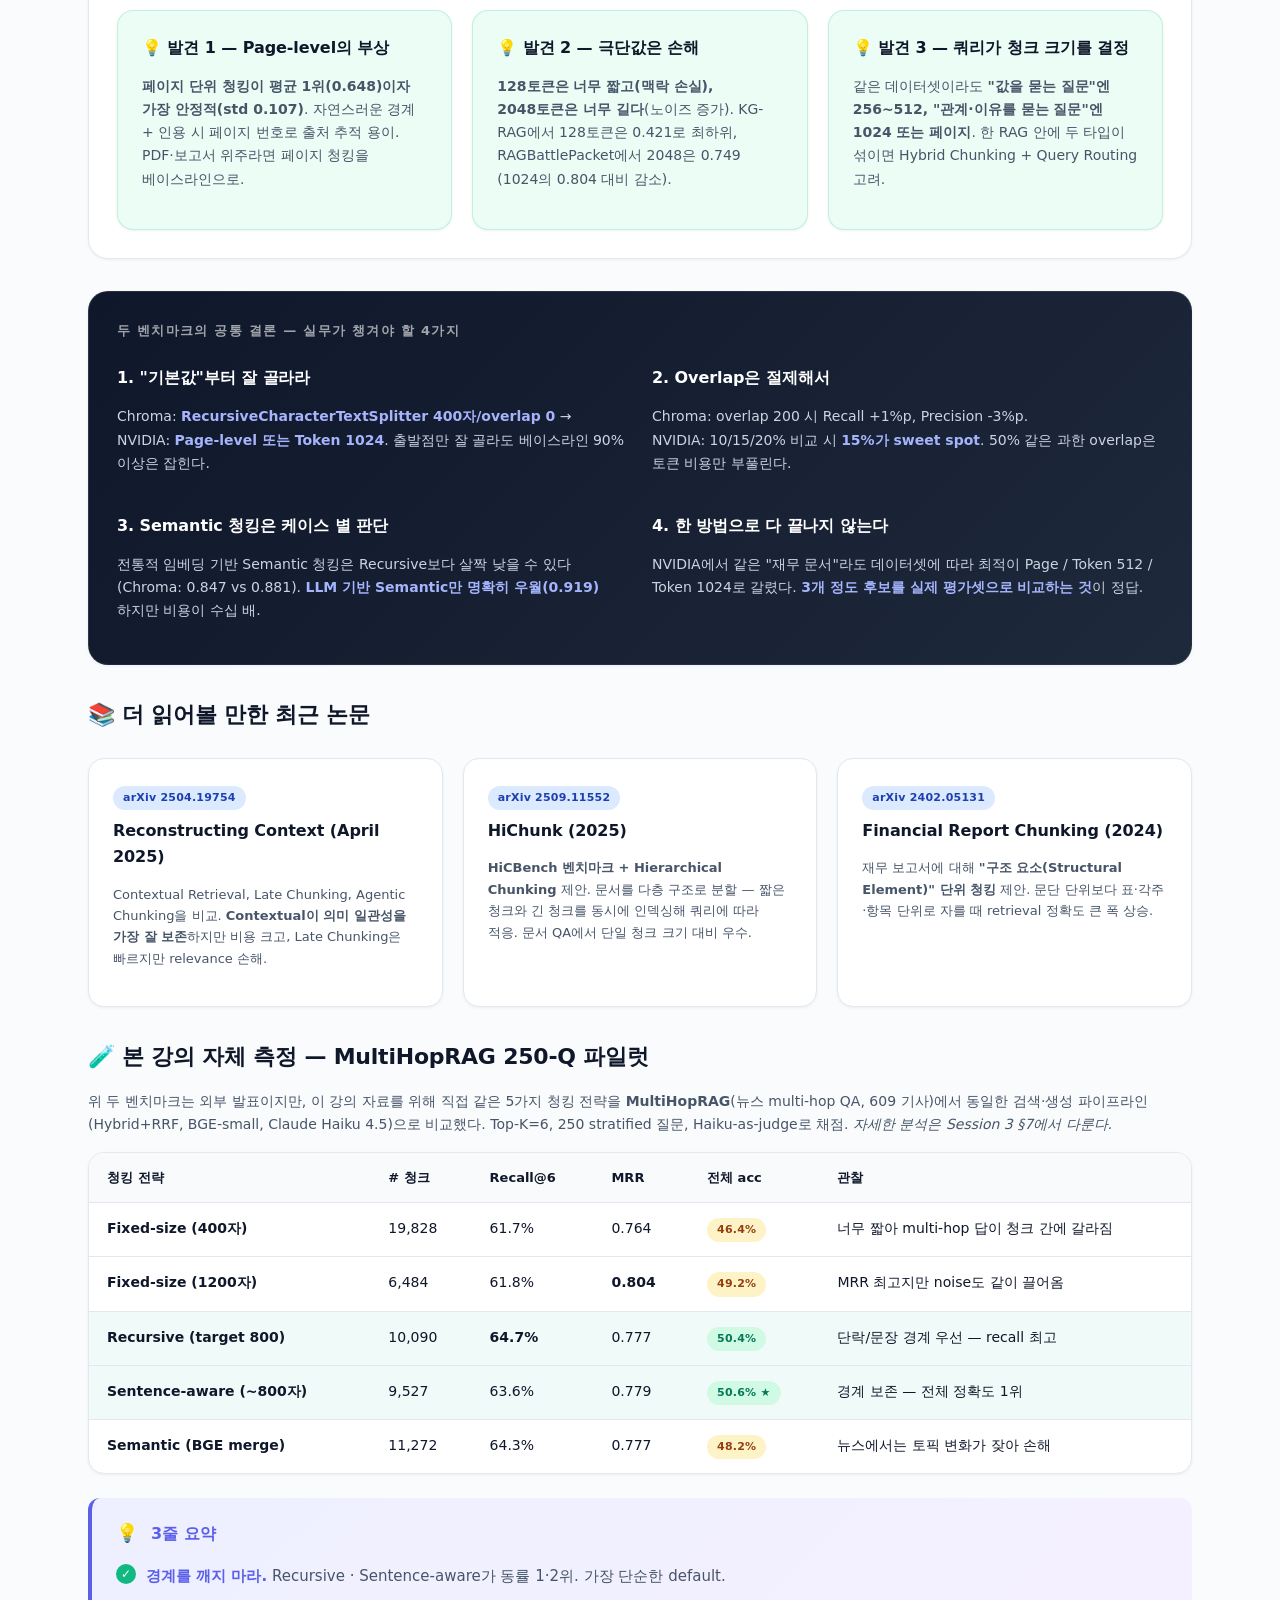
<file: 5. RAG/강의자료(이론)/1일차/session2_rag_basics.html>
<!DOCTYPE html>
<html lang="ko">
<head>
<meta charset="UTF-8">
<meta name="viewport" content="width=device-width, initial-scale=1.0">
<title>Session 2 — RAG 기초 컴포넌트</title>
<link rel="preconnect" href="https://fonts.googleapis.com">
<link rel="preconnect" href="https://fonts.gstatic.com" crossorigin>
<link href="https://fonts.googleapis.com/css2?family=Pretendard:wght@300;400;500;600;700;800;900&family=JetBrains+Mono:wght@400;500;700&display=swap" rel="stylesheet">
<style>
/* ============ Base ============ */
:root {
  --bg: #FAFBFC;
  --bg-soft: #F1F4F9;
  --bg-dark: #0B1220;
  --bg-card: #FFFFFF;
  --text: #0F172A;
  --text-soft: #475569;
  --text-mute: #94A3B8;
  --border: #E2E8F0;
  --primary: #5B5FE9;
  --primary-soft: #EEF0FF;
  --secondary: #FF6B6B;
  --accent: #00BFA5;
  --warn: #F59E0B;
  --danger: #EF4444;
  --success: #10B981;
  --shadow-sm: 0 1px 3px rgba(15,23,42,0.06);
  --shadow-md: 0 8px 24px rgba(15,23,42,0.08);
  --shadow-lg: 0 16px 48px rgba(15,23,42,0.12);
}

* { box-sizing: border-box; }

html, body {
  margin: 0;
  padding: 0;
  font-family: 'Pretendard', -apple-system, BlinkMacSystemFont, system-ui, sans-serif;
  background: var(--bg);
  color: var(--text);
  line-height: 1.65;
  font-feature-settings: 'ss01', 'ss02';
  -webkit-font-smoothing: antialiased;
  scroll-behavior: smooth;
}

code, pre, .mono {
  font-family: 'JetBrains Mono', 'D2Coding', Consolas, Monaco, monospace;
}

/* ============ Layout ============ */
.slide {
  max-width: 1200px;
  margin: 0 auto;
  padding: 90px 48px;
  position: relative;
}

.slide + .slide {
  border-top: 1px solid var(--border);
}

.slide.dark {
  background: var(--bg-dark);
  color: #E2E8F0;
}

.slide.dark + .slide { border-top: none; }
.slide.dark h1, .slide.dark h2, .slide.dark h3 { color: #F8FAFC; }
.slide.dark .text-soft { color: #94A3B8; }

/* ============ Nav ============ */
.topnav {
  position: sticky;
  top: 0;
  z-index: 100;
  background: rgba(255,255,255,0.85);
  backdrop-filter: blur(16px);
  border-bottom: 1px solid var(--border);
  padding: 14px 0;
}
.topnav-inner {
  max-width: 1200px;
  margin: 0 auto;
  padding: 0 48px;
  display: flex;
  align-items: center;
  justify-content: space-between;
  gap: 24px;
}
.brand {
  font-weight: 800;
  font-size: 15px;
  color: var(--primary);
  display: flex;
  align-items: center;
  gap: 8px;
}
.brand-dot {
  width: 8px;
  height: 8px;
  border-radius: 50%;
  background: var(--primary);
  box-shadow: 0 0 0 4px rgba(91,95,233,0.18);
}
.topnav nav {
  display: flex;
  gap: 6px;
  flex-wrap: wrap;
}
.topnav nav a {
  text-decoration: none;
  color: var(--text-soft);
  font-size: 13px;
  font-weight: 500;
  padding: 6px 12px;
  border-radius: 8px;
  transition: all 0.15s;
}
.topnav nav a:hover {
  background: var(--primary-soft);
  color: var(--primary);
}

/* ============ Headings ============ */
.eyebrow {
  display: inline-flex;
  align-items: center;
  gap: 8px;
  font-size: 12px;
  font-weight: 700;
  letter-spacing: 0.12em;
  text-transform: uppercase;
  color: var(--primary);
  background: var(--primary-soft);
  padding: 6px 12px;
  border-radius: 999px;
  margin-bottom: 20px;
}
.eyebrow .num {
  background: var(--primary);
  color: #fff;
  width: 20px;
  height: 20px;
  border-radius: 50%;
  display: inline-flex;
  align-items: center;
  justify-content: center;
  font-size: 11px;
}

h1 {
  font-size: clamp(36px, 5vw, 56px);
  font-weight: 800;
  line-height: 1.15;
  letter-spacing: -0.02em;
  margin: 0 0 16px;
}
h2 {
  font-size: clamp(28px, 3.5vw, 40px);
  font-weight: 800;
  line-height: 1.2;
  letter-spacing: -0.015em;
  margin: 0 0 12px;
}
h3 {
  font-size: 22px;
  font-weight: 700;
  margin: 0 0 8px;
  letter-spacing: -0.01em;
}
h4 {
  font-size: 16px;
  font-weight: 700;
  margin: 0 0 6px;
  letter-spacing: -0.005em;
}
.subtitle {
  font-size: 19px;
  color: var(--text-soft);
  margin: 0 0 24px;
  font-weight: 400;
  line-height: 1.6;
  max-width: 760px;
}
.lead {
  font-size: 17px;
  color: var(--text-soft);
  max-width: 820px;
  line-height: 1.7;
}

/* ============ Hero ============ */
.hero {
  background: radial-gradient(ellipse at top left, #EEF0FF 0%, transparent 60%),
              radial-gradient(ellipse at bottom right, #FFE8E8 0%, transparent 50%),
              var(--bg);
  padding: 120px 48px 100px;
  text-align: center;
}
.hero h1 {
  background: linear-gradient(135deg, #5B5FE9 0%, #8B5CF6 50%, #FF6B6B 100%);
  -webkit-background-clip: text;
  background-clip: text;
  -webkit-text-fill-color: transparent;
}
.hero .session-tag {
  display: inline-block;
  background: #fff;
  color: var(--primary);
  border: 1px solid var(--border);
  padding: 8px 20px;
  border-radius: 999px;
  font-size: 13px;
  font-weight: 700;
  letter-spacing: 0.05em;
  margin-bottom: 24px;
  box-shadow: var(--shadow-sm);
}
.hero .subtitle { margin: 0 auto 36px; }

.toc {
  display: grid;
  grid-template-columns: repeat(auto-fit, minmax(220px, 1fr));
  gap: 12px;
  max-width: 900px;
  margin: 40px auto 0;
}
.toc-item {
  background: #fff;
  border: 1px solid var(--border);
  border-radius: 14px;
  padding: 18px;
  text-align: left;
  text-decoration: none;
  color: var(--text);
  transition: all 0.2s;
  display: flex;
  align-items: flex-start;
  gap: 12px;
}
.toc-item:hover {
  border-color: var(--primary);
  transform: translateY(-2px);
  box-shadow: var(--shadow-md);
}
.toc-num {
  width: 28px;
  height: 28px;
  border-radius: 8px;
  background: var(--primary-soft);
  color: var(--primary);
  display: flex;
  align-items: center;
  justify-content: center;
  font-weight: 800;
  font-size: 13px;
  flex-shrink: 0;
}
.toc-item h4 { margin-bottom: 2px; font-size: 14px; }
.toc-item p { font-size: 12px; color: var(--text-mute); margin: 0; line-height: 1.4; }

/* ============ Cards & Grids ============ */
.grid-2 { display: grid; grid-template-columns: repeat(2, 1fr); gap: 24px; }
.grid-3 { display: grid; grid-template-columns: repeat(3, 1fr); gap: 20px; }
.grid-4 { display: grid; grid-template-columns: repeat(4, 1fr); gap: 16px; }
@media (max-width: 900px) {
  .grid-2, .grid-3, .grid-4 { grid-template-columns: 1fr; }
}

.card {
  background: var(--bg-card);
  border: 1px solid var(--border);
  border-radius: 16px;
  padding: 24px;
  box-shadow: var(--shadow-sm);
}
.card.tinted-primary { background: var(--primary-soft); border-color: rgba(91,95,233,0.2); }
.card.tinted-success { background: #ECFDF5; border-color: rgba(16,185,129,0.2); }
.card.tinted-warn { background: #FEF3C7; border-color: rgba(245,158,11,0.25); }
.card.tinted-danger { background: #FEE2E2; border-color: rgba(239,68,68,0.2); }

.callout {
  background: linear-gradient(135deg, #EEF0FF 0%, #F5F0FF 100%);
  border-left: 4px solid var(--primary);
  border-radius: 12px;
  padding: 20px 24px;
  margin: 24px 0;
}
.callout-icon {
  display: inline-flex;
  margin-right: 8px;
  font-size: 18px;
}
.callout strong { color: var(--primary); }

/* ============ Tables ============ */
.table-wrap {
  border: 1px solid var(--border);
  border-radius: 16px;
  overflow: hidden;
  background: #fff;
  box-shadow: var(--shadow-sm);
  margin: 24px 0;
}
table {
  width: 100%;
  border-collapse: collapse;
  font-size: 14px;
}
th {
  background: #F8FAFC;
  font-weight: 700;
  text-align: left;
  padding: 14px 18px;
  border-bottom: 1px solid var(--border);
  color: var(--text);
  font-size: 13px;
}
td {
  padding: 14px 18px;
  border-bottom: 1px solid var(--border);
  vertical-align: top;
}
tr:last-child td { border-bottom: none; }
tr:hover td { background: #FAFBFC; }

.tag {
  display: inline-block;
  padding: 3px 10px;
  border-radius: 999px;
  font-size: 11px;
  font-weight: 600;
  letter-spacing: 0.02em;
}
.tag.green { background: #D1FAE5; color: #047857; }
.tag.blue  { background: #DBEAFE; color: #1E40AF; }
.tag.amber { background: #FEF3C7; color: #92400E; }
.tag.red   { background: #FEE2E2; color: #B91C1C; }
.tag.gray  { background: #F1F5F9; color: #475569; }
.tag.purple{ background: #EDE9FE; color: #5B21B6; }

/* ============ Pill rating ============ */
.dots { display: inline-flex; gap: 3px; }
.dots span {
  width: 8px; height: 8px;
  border-radius: 50%;
  background: var(--border);
}
.dots span.on { background: var(--primary); }
.dots span.on.warn { background: var(--warn); }
.dots span.on.green { background: var(--success); }

/* ============ Section helpers ============ */
.section-header { margin-bottom: 40px; }
.divider {
  height: 1px;
  background: linear-gradient(90deg, transparent, var(--border), transparent);
  margin: 48px 0;
}

/* ============ SVG containers ============ */
.viz {
  background: #fff;
  border: 1px solid var(--border);
  border-radius: 20px;
  padding: 28px;
  box-shadow: var(--shadow-sm);
  margin: 24px 0;
}
.viz.dark {
  background: linear-gradient(135deg, #0F172A 0%, #1E293B 100%);
  border-color: rgba(255,255,255,0.08);
  color: #E2E8F0;
}
.viz-title {
  font-size: 13px;
  font-weight: 700;
  letter-spacing: 0.1em;
  text-transform: uppercase;
  color: var(--text-mute);
  margin-bottom: 16px;
}
.viz svg { display: block; width: 100%; height: auto; }

/* ============ Code blocks ============ */
pre.code {
  background: #0B1220;
  color: #E2E8F0;
  border-radius: 12px;
  padding: 18px 22px;
  font-size: 13px;
  line-height: 1.65;
  overflow-x: auto;
  margin: 16px 0;
}
pre.code .kw { color: #C792EA; }
pre.code .str { color: #C3E88D; }
pre.code .num { color: #F78C6C; }
pre.code .cmt { color: #5C7592; font-style: italic; }
pre.code .fn { color: #82AAFF; }
pre.code .tag-kw { color: #FF6B6B; font-weight: 600; }

code.inline {
  background: var(--bg-soft);
  padding: 2px 7px;
  border-radius: 6px;
  font-size: 0.88em;
  color: #5B21B6;
  border: 1px solid var(--border);
}

/* ============ Lists ============ */
ul.checks {
  list-style: none;
  padding: 0;
  margin: 16px 0;
}
ul.checks li {
  position: relative;
  padding: 6px 0 6px 30px;
  font-size: 15px;
  color: var(--text-soft);
}
ul.checks li::before {
  content: "✓";
  position: absolute;
  left: 0;
  top: 6px;
  width: 20px;
  height: 20px;
  background: var(--success);
  color: #fff;
  border-radius: 50%;
  text-align: center;
  font-size: 12px;
  font-weight: 800;
  line-height: 20px;
}
ul.crosses li::before {
  content: "✕";
  background: var(--danger);
}

/* ============ Footer ============ */
.footer {
  text-align: center;
  padding: 60px 48px 80px;
  color: var(--text-mute);
  font-size: 13px;
  border-top: 1px solid var(--border);
}

/* ============ Pipeline diagram ============ */
.pipeline {
  display: flex;
  align-items: stretch;
  gap: 0;
  margin: 32px 0;
  flex-wrap: wrap;
}
.pipe-step {
  flex: 1;
  min-width: 140px;
  background: #fff;
  border: 2px solid var(--border);
  border-radius: 14px;
  padding: 16px;
  position: relative;
  text-align: center;
  margin: 6px;
}
.pipe-step.indexing { border-color: rgba(91,95,233,0.4); background: #F7F8FF; }
.pipe-step.query { border-color: rgba(0,191,165,0.4); background: #F0FBF9; }
.pipe-step h4 { font-size: 14px; margin-bottom: 4px; }
.pipe-step p { font-size: 12px; color: var(--text-soft); margin: 0; line-height: 1.45; }
.pipe-step .ico { font-size: 22px; margin-bottom: 6px; }
.pipe-arrow {
  align-self: center;
  font-size: 18px;
  color: var(--text-mute);
  padding: 0 4px;
}

/* ============ Chunk visualization ============ */
.chunk-demo {
  background: #FAFBFC;
  border: 1px solid var(--border);
  border-radius: 12px;
  padding: 20px;
  font-family: 'JetBrains Mono', monospace;
  font-size: 13px;
  line-height: 1.85;
  margin: 16px 0;
  white-space: pre-wrap;
  word-break: keep-all;
}
.c-blue { background: rgba(91,95,233,0.18); padding: 1px 3px; border-radius: 3px; }
.c-pink { background: rgba(255,107,107,0.18); padding: 1px 3px; border-radius: 3px; }
.c-green { background: rgba(16,185,129,0.20); padding: 1px 3px; border-radius: 3px; }
.c-amber { background: rgba(245,158,11,0.22); padding: 1px 3px; border-radius: 3px; }
.c-purple { background: rgba(139,92,246,0.18); padding: 1px 3px; border-radius: 3px; }

/* ============ Tabs ============ */
.tabs {
  display: flex;
  gap: 4px;
  background: var(--bg-soft);
  padding: 4px;
  border-radius: 12px;
  margin-bottom: 16px;
  flex-wrap: wrap;
}
.tab-btn {
  flex: 1;
  min-width: 100px;
  padding: 10px 14px;
  border: none;
  background: transparent;
  border-radius: 9px;
  font-size: 13px;
  font-weight: 600;
  cursor: pointer;
  color: var(--text-soft);
  transition: all 0.15s;
  font-family: inherit;
}
.tab-btn.active {
  background: #fff;
  color: var(--primary);
  box-shadow: var(--shadow-sm);
}
.tab-panel { display: none; }
.tab-panel.active { display: block; }

/* ============ Stats badge ============ */
.stat-row {
  display: flex;
  gap: 32px;
  flex-wrap: wrap;
  margin: 28px 0;
}
.stat {
  flex: 1;
  min-width: 160px;
}
.stat-num {
  font-size: 36px;
  font-weight: 800;
  background: linear-gradient(135deg, #5B5FE9, #FF6B6B);
  -webkit-background-clip: text;
  -webkit-text-fill-color: transparent;
  background-clip: text;
  line-height: 1;
  margin-bottom: 4px;
}
.stat-label { font-size: 13px; color: var(--text-soft); }

/* ============ Bar chart ============ */
.bar-row {
  display: grid;
  grid-template-columns: 140px 1fr 70px;
  align-items: center;
  gap: 12px;
  margin: 10px 0;
  font-size: 13px;
}
.bar-track {
  height: 18px;
  background: var(--bg-soft);
  border-radius: 6px;
  overflow: hidden;
  position: relative;
}
.bar-fill {
  height: 100%;
  border-radius: 6px;
  background: linear-gradient(90deg, var(--primary), #8B5CF6);
  transition: width 0.6s ease;
}
.bar-fill.coral { background: linear-gradient(90deg, var(--secondary), #FFA07A); }
.bar-fill.teal  { background: linear-gradient(90deg, var(--accent), #4FD1C5); }
.bar-fill.amber { background: linear-gradient(90deg, var(--warn), #FBBF24); }

.label-bold { font-weight: 700; }
.text-soft { color: var(--text-soft); }
.text-mute { color: var(--text-mute); }
.text-primary { color: var(--primary); }
.text-success { color: var(--success); }
.text-warn { color: var(--warn); }
.text-danger { color: var(--danger); }
.center { text-align: center; }
.mt-0 { margin-top: 0; }
.mt-24 { margin-top: 24px; }
.mt-32 { margin-top: 32px; }

/* ============ Decision tree look ============ */
.decision-tree {
  display: flex;
  flex-direction: column;
  align-items: center;
  gap: 16px;
  margin: 24px 0;
}
.dt-node {
  background: #fff;
  border: 2px solid var(--primary);
  border-radius: 12px;
  padding: 14px 22px;
  font-weight: 600;
  font-size: 14px;
  box-shadow: var(--shadow-sm);
  max-width: 520px;
  text-align: center;
}
.dt-node.leaf { border-color: var(--success); background: #ECFDF5; color: #047857; }
.dt-branch {
  display: flex;
  gap: 24px;
  flex-wrap: wrap;
  justify-content: center;
}
.dt-edge {
  font-size: 12px;
  color: var(--text-mute);
  font-weight: 600;
  letter-spacing: 0.08em;
}

/* ============ Prompt example ============ */
.prompt-box {
  background: #fff;
  border-radius: 16px;
  overflow: hidden;
  border: 1px solid var(--border);
  margin: 20px 0;
  box-shadow: var(--shadow-sm);
}
.prompt-head {
  background: linear-gradient(135deg, #0F172A, #1E293B);
  color: #E2E8F0;
  padding: 12px 18px;
  font-size: 12px;
  font-weight: 700;
  letter-spacing: 0.08em;
  text-transform: uppercase;
  display: flex;
  justify-content: space-between;
  align-items: center;
}
.prompt-head .dot-row { display: flex; gap: 6px; }
.prompt-head .dot { width: 10px; height: 10px; border-radius: 50%; background: rgba(255,255,255,0.25); }
.prompt-body {
  padding: 18px 22px;
  font-family: 'JetBrains Mono', monospace;
  font-size: 13px;
  line-height: 1.75;
  white-space: pre-wrap;
  word-break: keep-all;
}
.p-section { background: rgba(91,95,233,0.10); padding: 2px 6px; border-radius: 4px; color: var(--primary); font-weight: 600; }
.p-context { background: rgba(0,191,165,0.10); padding: 2px 6px; border-radius: 4px; color: #00897B; }
.p-rule { background: rgba(245,158,11,0.12); padding: 2px 6px; border-radius: 4px; color: #B45309; }
.p-q { background: rgba(255,107,107,0.10); padding: 2px 6px; border-radius: 4px; color: #C92A2A; font-weight: 600; }

/* ============ Tooltip dot ============ */
.note {
  display: inline-block;
  background: var(--bg-soft);
  border-radius: 6px;
  padding: 1px 8px;
  font-size: 12px;
  color: var(--text-soft);
  margin-left: 6px;
}

/* implementation chips */
.impl-box {
  display: flex;
  flex-wrap: wrap;
  gap: 10px;
  margin: 12px 0 16px;
  padding: 12px 14px;
  background: #F8FAFC;
  border: 1px solid var(--border);
  border-left: 3px solid var(--primary);
  border-radius: 8px;
  font-size: 12.5px;
  align-items: center;
}
.impl-box .impl-label {
  font-weight: 700;
  color: var(--text-soft);
  letter-spacing: 0.05em;
  font-size: 11px;
  text-transform: uppercase;
  margin-right: 4px;
}
.impl-lib {
  display: inline-flex;
  align-items: center;
  gap: 6px;
  padding: 3px 8px;
  background: #fff;
  border: 1px solid var(--border);
  border-radius: 6px;
  font-size: 12px;
  color: var(--text);
}
.impl-lib b {
  color: var(--primary);
  font-weight: 700;
}
.impl-lib .impl-class {
  font-family: 'JetBrains Mono', monospace;
  color: #5B21B6;
  font-size: 11.5px;
}
.impl-lib.li b { color: #FF6B6B; }
.impl-lib.anth b { color: #C792EA; }
.impl-lib.custom b { color: var(--warn); }

/* legend */
.legend {
  display: flex;
  flex-wrap: wrap;
  gap: 14px;
  margin-top: 8px;
  font-size: 12px;
  color: var(--text-soft);
}
.legend span {
  display: inline-flex;
  align-items: center;
  gap: 6px;
}
.legend span::before {
  content: "";
  width: 10px;
  height: 10px;
  border-radius: 3px;
  background: var(--primary);
}
.legend .l-pink::before { background: var(--secondary); }
.legend .l-green::before { background: var(--accent); }
.legend .l-amber::before { background: var(--warn); }
.legend .l-purple::before { background: #8B5CF6; }
.legend .l-gray::before { background: var(--text-mute); }

/* korean-friendly word-break in non-mono */
p, li, td, .lead, .subtitle { word-break: keep-all; }

/* ============================================================
   ANIMATIONS — added in this revision
   ============================================================ */
@keyframes fadeUp {
  from { opacity: 0; transform: translateY(18px); }
  to   { opacity: 1; transform: translateY(0); }
}
@keyframes pulseGlow {
  0%,100% { box-shadow: 0 0 0 0 rgba(91,95,233,0.45); }
  50%     { box-shadow: 0 0 0 14px rgba(91,95,233,0); }
}
@keyframes dotPing {
  0%,100% { transform: scale(1); opacity: 1; }
  50%     { transform: scale(1.6); opacity: 0.55; }
}
@keyframes shimmer {
  0%   { background-position: -120% 0; }
  100% { background-position: 220% 0; }
}
@keyframes flow {
  to { stroke-dashoffset: -200; }
}
@keyframes drift {
  0%,100% { transform: translate(0,0); }
  25%     { transform: translate(6px,-4px); }
  50%     { transform: translate(-4px,6px); }
  75%     { transform: translate(-6px,-3px); }
}
@keyframes pop {
  from { transform: scale(0.6); opacity: 0; }
  to   { transform: scale(1);   opacity: 1; }
}
@keyframes barGrow {
  from { width: 0; }
}
@keyframes spinPath {
  to { stroke-dashoffset: 0; }
}
@keyframes typed {
  from { width: 0; }
  to   { width: 100%; }
}
@keyframes blink {
  0%,100% { opacity: 1; }
  50%     { opacity: 0; }
}

/* (Section-level fade-up was tried here but caused invisible content on long
   sections / direct #anchor jumps. Removed in favor of the always-visible
   layout. Other animations — SVG flow, hero pulse, card hover, bar grow —
   remain.) */

/* Hero pulse */
.hero .brand-dot, .hero .session-tag { will-change: transform; }
.hero .session-tag { animation: pop 0.7s ease both; }
.brand-dot { animation: dotPing 2.4s ease-in-out infinite; }

/* Cards lift on hover (was: none) */
.card { transition: transform .22s ease, box-shadow .22s ease, border-color .22s ease; }
.card:hover { transform: translateY(-3px); box-shadow: 0 14px 30px rgba(15,23,42,0.08); }

/* TOC items lift */
.toc-item { transition: transform .22s ease, box-shadow .22s ease, border-color .22s ease; }

/* Bars animate to width on reveal */
.bar-fill { animation: barGrow 1.1s cubic-bezier(.4,0,.2,1) both; }

/* Stat numbers fade in with a slight lift */
.stat-num { animation: fadeUp .9s ease both; }

/* Inline shimmery callout strip */
.shimmer {
  background: linear-gradient(90deg, #EEF0FF 0%, #F5F0FF 30%, #EEF0FF 60%);
  background-size: 200% 100%;
  animation: shimmer 6s linear infinite;
}

/* SVG flow lines: hook by adding class="flow" on a <line> or <path> */
.flow {
  stroke-dasharray: 8 6;
  animation: flow 2.4s linear infinite;
}

/* "Type-on" caption (single line) */
.typed {
  display: inline-block;
  overflow: hidden;
  white-space: nowrap;
  border-right: 2px solid var(--primary);
  animation: typed 2.2s steps(34, end) both, blink 0.9s step-end infinite;
}

/* Quiz card styling (used in §6 quiz block) */
.quiz {
  background: #fff; border: 1px solid var(--border); border-radius: 14px;
  padding: 22px 24px; margin: 18px 0; box-shadow: var(--shadow-sm);
  transition: box-shadow .22s ease;
}
.quiz:hover { box-shadow: var(--shadow-md); }
.quiz-q {
  font-weight: 700; font-size: 16px; color: var(--text);
  display: flex; gap: 10px; align-items: flex-start; margin-bottom: 12px;
}
.quiz-num {
  display: inline-flex; align-items: center; justify-content: center;
  width: 28px; height: 28px; border-radius: 8px;
  background: var(--primary-soft); color: var(--primary);
  font-weight: 800; font-size: 13px; flex-shrink: 0;
}
.quiz-choices { list-style: none; padding: 0; margin: 0 0 8px; }
.quiz-choices li {
  padding: 8px 12px; border: 1px solid var(--border); border-radius: 9px;
  margin: 6px 0; font-size: 14px; color: var(--text-soft); cursor: default;
  transition: background .15s ease, border-color .15s ease;
}
.quiz-choices li:hover { background: var(--bg-soft); border-color: var(--primary); color: var(--text); }
.quiz details { margin-top: 8px; }
.quiz summary {
  cursor: pointer; user-select: none; font-size: 13px; font-weight: 700;
  color: var(--primary); padding: 6px 12px; border-radius: 8px;
  background: var(--primary-soft); display: inline-block;
}
.quiz summary:hover { background: #E5E8FF; }
.quiz details[open] summary { background: #DCE0FF; }
.quiz-answer {
  margin-top: 10px; padding: 14px 16px; border-radius: 10px;
  background: #ECFDF5; border: 1px solid rgba(16,185,129,0.3);
  font-size: 14px; line-height: 1.6; color: #064E3B;
  animation: fadeUp 0.35s ease both;
}
.quiz-answer .ans-label { font-weight: 800; color: var(--success); margin-right: 6px; }
.quiz-answer .why { display: block; margin-top: 6px; color: #065F46; font-size: 13px; }

/* Respect reduced-motion */
@media (prefers-reduced-motion: reduce) {
  *, *::before, *::after {
    animation-duration: 0.001ms !important;
    animation-iteration-count: 1 !important;
    transition-duration: 0.001ms !important;
  }
}
</style>
</head>
<body>

<!-- ============ TOP NAV ============ -->
<header class="topnav">
  <div class="topnav-inner">
    <div class="brand"><span class="brand-dot"></span>Session 2 · RAG 기초</div>
    <nav>
      <a href="#overview">개요</a>
      <a href="#embedding">임베딩</a>
      <a href="#chunking">청킹</a>
      <a href="#vectordb">벡터 DB</a>
      <a href="#retrieval">검색</a>
      <a href="#prompt">프롬프트</a>
      <a href="#summary">정리</a>
      <a href="#quiz">🧩 퀴즈</a>
    </nav>
  </div>
</header>

<!-- ============ HERO ============ -->
<section class="hero">
  <div class="session-tag">SESSION 2 / RAG 마스터 클래스</div>
  <h1>RAG의 5가지 핵심 부품을<br>완벽히 이해하기</h1>
  <p class="subtitle">
    임베딩 · 청킹 · 벡터 DB · 검색 · 프롬프트 —<br>
    각 부품이 무엇이고, 왜 필요하며, 어떻게 골라야 하는가?
  </p>

  <div class="stat-row" style="max-width: 720px; margin: 36px auto 0; justify-content: center;">
    <div class="stat center"><div class="stat-num">5</div><div class="stat-label">핵심 컴포넌트</div></div>
    <div class="stat center"><div class="stat-num">15+</div><div class="stat-label">시각화 다이어그램</div></div>
    <div class="stat center"><div class="stat-num">4</div><div class="stat-label">임베딩 모델 비교</div></div>
    <div class="stat center"><div class="stat-num">5</div><div class="stat-label">청킹 전략</div></div>
  </div>

  <div class="toc">
    <a class="toc-item" href="#overview"><div class="toc-num">0</div><div><h4>RAG 전체 그림</h4><p>왜 RAG인가, 무엇이 일어나는가</p></div></a>
    <a class="toc-item" href="#embedding"><div class="toc-num">1</div><div><h4>임베딩 모델</h4><p>Voyage · OpenAI · BGE · Cohere</p></div></a>
    <a class="toc-item" href="#chunking"><div class="toc-num">2</div><div><h4>청킹 전략</h4><p>5가지 방법과 선택 기준</p></div></a>
    <a class="toc-item" href="#vectordb"><div class="toc-num">3</div><div><h4>벡터 DB</h4><p>Chroma · Qdrant · Weaviate · pgvector</p></div></a>
    <a class="toc-item" href="#retrieval"><div class="toc-num">4</div><div><h4>검색 방식</h4><p>Dense · Sparse · Hybrid</p></div></a>
    <a class="toc-item" href="#prompt"><div class="toc-num">5</div><div><h4>프롬프트 설계</h4><p>Context · Citation · "모름"</p></div></a>
    <a class="toc-item" href="#quiz" style="border-color: var(--primary); background: linear-gradient(135deg,#EEF0FF,#F5F0FF);"><div class="toc-num" style="background:var(--primary);color:#fff;">🧩</div><div><h4>10문제 퀴즈</h4><p>자가 답 확인 — 마지막에 풀기</p></div></a>
  </div>
</section>

<!-- ============ SECTION 0: OVERVIEW ============ -->
<section class="slide reveal" id="overview">
  <div class="section-header">
    <span class="eyebrow"><span class="num">0</span>OVERVIEW</span>
    <h2>RAG는 LLM에 "기억과 자료실"을 붙이는 일</h2>
    <p class="lead">
      LLM은 학습 시점에 본 것만 안다. 회사 문서, 최신 뉴스, 사내 위키는 모른다.
      RAG(Retrieval-Augmented Generation)는 <strong>질문이 들어올 때마다 관련 문서를 찾아서 LLM에게 함께 보여주는</strong> 방식이다.
      즉, "전공 시험을 오픈북으로 푸는 학생"을 만들어주는 기술이다.
    </p>
  </div>

  <!-- Pipeline diagram -->
  <div class="viz">
    <div class="viz-title">전체 파이프라인 — 인덱싱(Indexing) & 질의(Query)의 두 단계</div>
    <svg viewBox="0 0 1100 460" xmlns="http://www.w3.org/2000/svg">
      <defs>
        <marker id="arr" markerWidth="10" markerHeight="10" refX="9" refY="3" orient="auto">
          <path d="M0,0 L0,6 L9,3 z" fill="#94A3B8"/>
        </marker>
        <marker id="arr-p" markerWidth="10" markerHeight="10" refX="9" refY="3" orient="auto">
          <path d="M0,0 L0,6 L9,3 z" fill="#5B5FE9"/>
        </marker>
        <marker id="arr-t" markerWidth="10" markerHeight="10" refX="9" refY="3" orient="auto">
          <path d="M0,0 L0,6 L9,3 z" fill="#00BFA5"/>
        </marker>
        <linearGradient id="indexGrad" x1="0" x2="1">
          <stop offset="0" stop-color="#EEF0FF"/>
          <stop offset="1" stop-color="#F7F8FF"/>
        </linearGradient>
        <linearGradient id="queryGrad" x1="0" x2="1">
          <stop offset="0" stop-color="#E6FBF7"/>
          <stop offset="1" stop-color="#F0FBF9"/>
        </linearGradient>
      </defs>

      <!-- Indexing band -->
      <rect x="20" y="20" width="1060" height="180" rx="16" fill="url(#indexGrad)" stroke="#C7CFFF" stroke-width="1.5"/>
      <text x="40" y="48" font-size="13" font-weight="800" fill="#5B5FE9" letter-spacing="2">① 인덱싱 (오프라인, 1회/주기적)</text>

      <!-- Indexing steps -->
      <g font-family="Pretendard" font-size="13" fill="#0F172A">
        <!-- Step 1: documents -->
        <rect x="50" y="70" width="150" height="100" rx="12" fill="#fff" stroke="#5B5FE9" stroke-width="2"/>
        <text x="125" y="100" text-anchor="middle" font-size="22">📚</text>
        <text x="125" y="128" text-anchor="middle" font-weight="700">원본 문서</text>
        <text x="125" y="148" text-anchor="middle" font-size="11" fill="#475569">PDF · HTML · DB</text>

        <!-- Step 2: chunking -->
        <rect x="240" y="70" width="150" height="100" rx="12" fill="#fff" stroke="#5B5FE9" stroke-width="2"/>
        <text x="315" y="100" text-anchor="middle" font-size="22">✂️</text>
        <text x="315" y="128" text-anchor="middle" font-weight="700">청킹</text>
        <text x="315" y="148" text-anchor="middle" font-size="11" fill="#475569">긴 문서를 조각으로</text>

        <!-- Step 3: embedding -->
        <rect x="430" y="70" width="150" height="100" rx="12" fill="#fff" stroke="#5B5FE9" stroke-width="2"/>
        <text x="505" y="100" text-anchor="middle" font-size="22">🧬</text>
        <text x="505" y="128" text-anchor="middle" font-weight="700">임베딩</text>
        <text x="505" y="148" text-anchor="middle" font-size="11" fill="#475569">텍스트 → 벡터</text>

        <!-- Step 4: vectorDB -->
        <rect x="620" y="70" width="150" height="100" rx="12" fill="#fff" stroke="#5B5FE9" stroke-width="2"/>
        <text x="695" y="100" text-anchor="middle" font-size="22">🗄️</text>
        <text x="695" y="128" text-anchor="middle" font-weight="700">벡터 DB 저장</text>
        <text x="695" y="148" text-anchor="middle" font-size="11" fill="#475569">인덱싱 & 보관</text>

        <!-- Index ready -->
        <rect x="830" y="70" width="220" height="100" rx="12" fill="#5B5FE9"/>
        <text x="940" y="100" text-anchor="middle" font-size="22">✅</text>
        <text x="940" y="128" text-anchor="middle" font-weight="700" fill="#fff">검색 가능한 지식 베이스</text>
        <text x="940" y="148" text-anchor="middle" font-size="11" fill="#E2E8F0">(Knowledge Base ready)</text>
      </g>

      <!-- arrows for indexing (animated flow) -->
      <line class="flow" x1="200" y1="120" x2="240" y2="120" stroke="#5B5FE9" stroke-width="2" marker-end="url(#arr-p)"/>
      <line class="flow" x1="390" y1="120" x2="430" y2="120" stroke="#5B5FE9" stroke-width="2" marker-end="url(#arr-p)"/>
      <line class="flow" x1="580" y1="120" x2="620" y2="120" stroke="#5B5FE9" stroke-width="2" marker-end="url(#arr-p)"/>
      <line class="flow" x1="770" y1="120" x2="830" y2="120" stroke="#5B5FE9" stroke-width="2" marker-end="url(#arr-p)"/>

      <!-- Query band -->
      <rect x="20" y="240" width="1060" height="200" rx="16" fill="url(#queryGrad)" stroke="#9FE7DB" stroke-width="1.5"/>
      <text x="40" y="268" font-size="13" font-weight="800" fill="#00897B" letter-spacing="2">② 질의 (실시간, 매 요청마다)</text>

      <!-- Query steps -->
      <g font-family="Pretendard" font-size="13" fill="#0F172A">
        <rect x="50" y="290" width="150" height="100" rx="12" fill="#fff" stroke="#00BFA5" stroke-width="2"/>
        <text x="125" y="320" text-anchor="middle" font-size="22">❓</text>
        <text x="125" y="348" text-anchor="middle" font-weight="700">사용자 질문</text>
        <text x="125" y="368" text-anchor="middle" font-size="11" fill="#475569">"환불 정책은?"</text>

        <rect x="240" y="290" width="150" height="100" rx="12" fill="#fff" stroke="#00BFA5" stroke-width="2"/>
        <text x="315" y="320" text-anchor="middle" font-size="22">🧬</text>
        <text x="315" y="348" text-anchor="middle" font-weight="700">질문 임베딩</text>
        <text x="315" y="368" text-anchor="middle" font-size="11" fill="#475569">같은 임베딩 모델</text>

        <rect x="430" y="290" width="150" height="100" rx="12" fill="#fff" stroke="#00BFA5" stroke-width="2"/>
        <text x="505" y="320" text-anchor="middle" font-size="22">🔍</text>
        <text x="505" y="348" text-anchor="middle" font-weight="700">유사 청크 검색</text>
        <text x="505" y="368" text-anchor="middle" font-size="11" fill="#475569">Top-K (보통 3~10)</text>

        <rect x="620" y="290" width="150" height="100" rx="12" fill="#fff" stroke="#00BFA5" stroke-width="2"/>
        <text x="695" y="320" text-anchor="middle" font-size="22">📝</text>
        <text x="695" y="348" text-anchor="middle" font-weight="700">프롬프트 조립</text>
        <text x="695" y="368" text-anchor="middle" font-size="11" fill="#475569">질문 + 컨텍스트</text>

        <rect x="830" y="290" width="220" height="100" rx="12" fill="#00BFA5"/>
        <text x="940" y="320" text-anchor="middle" font-size="22">🤖</text>
        <text x="940" y="348" text-anchor="middle" font-weight="700" fill="#fff">LLM 답변 생성</text>
        <text x="940" y="368" text-anchor="middle" font-size="11" fill="#E6FBF7">근거와 함께</text>
      </g>

      <line class="flow" x1="200" y1="340" x2="240" y2="340" stroke="#00BFA5" stroke-width="2" marker-end="url(#arr-t)"/>
      <line class="flow" x1="390" y1="340" x2="430" y2="340" stroke="#00BFA5" stroke-width="2" marker-end="url(#arr-t)"/>
      <line class="flow" x1="580" y1="340" x2="620" y2="340" stroke="#00BFA5" stroke-width="2" marker-end="url(#arr-t)"/>
      <line class="flow" x1="770" y1="340" x2="830" y2="340" stroke="#00BFA5" stroke-width="2" marker-end="url(#arr-t)"/>

      <!-- Link from index to retrieval -->
      <path d="M 695 170 Q 695 220 505 220 Q 505 260 505 290" fill="none" stroke="#94A3B8" stroke-width="2" stroke-dasharray="5,4" marker-end="url(#arr)"/>
      <text x="600" y="240" font-size="11" fill="#64748B" font-style="italic">검색 인덱스 사용</text>
    </svg>
    <div class="legend">
      <span>인덱싱 단계 (오프라인)</span>
      <span class="l-green">질의 단계 (온라인)</span>
      <span class="l-gray">데이터 흐름</span>
    </div>
  </div>

  <div class="grid-3 mt-32">
    <div class="card">
      <div style="font-size: 28px; margin-bottom: 8px;">🎯</div>
      <h3>왜 RAG인가</h3>
      <p class="text-soft" style="font-size: 14px;">
        LLM은 학습 데이터 이후의 정보를 모르고, 사내 문서·고객 데이터·정책처럼 비공개 자료에 접근할 수 없다.
        Fine-tuning보다 빠르고 싸며, 문서를 바꾸면 즉시 답변에 반영된다.
      </p>
    </div>
    <div class="card">
      <div style="font-size: 28px; margin-bottom: 8px;">🧱</div>
      <h3>두 단계로 나뉜다</h3>
      <p class="text-soft" style="font-size: 14px;">
        ① 인덱싱은 무거운 한 번 작업 — 문서를 잘게 자르고 벡터로 변환해 DB에 저장.
        ② 질의는 가벼운 실시간 작업 — 검색 후 LLM에 컨텍스트로 주입.
      </p>
    </div>
    <div class="card">
      <div style="font-size: 28px; margin-bottom: 8px;">⚖️</div>
      <h3>품질의 80%는 검색</h3>
      <p class="text-soft" style="font-size: 14px;">
        LLM 모델만 좋다고 RAG가 좋아지지 않는다. 검색 단계에서 엉뚱한 청크가 올라오면
        LLM은 자신 있게 틀린 답을 만든다. <strong>임베딩 · 청킹 · 검색</strong> 단계가 핵심이다.
      </p>
    </div>
  </div>
</section>

<!-- ============ SECTION 1: EMBEDDINGS ============ -->
<section class="slide reveal" id="embedding" style="background: var(--bg-soft);">
  <div class="section-header">
    <span class="eyebrow"><span class="num">1</span>EMBEDDING MODELS</span>
    <h2>임베딩 — 텍스트를 "의미의 좌표"로 바꾸는 일</h2>
    <p class="lead">
      임베딩은 텍스트를 수백~수천 차원의 숫자 벡터로 바꾸는 함수다.
      <strong>의미가 비슷한 문장은 벡터 공간에서 가깝게 놓이도록</strong> 학습되어 있다.
      RAG의 검색 품질은 이 모델의 성능에 크게 의존한다.
    </p>
  </div>

  <!-- Embedding visualization -->
  <div class="viz">
    <div class="viz-title">개념도 — 텍스트를 벡터 공간의 점으로</div>
    <svg viewBox="0 0 1100 360" xmlns="http://www.w3.org/2000/svg">
      <!-- left side: texts -->
      <g font-family="Pretendard" font-size="13">
        <rect x="20" y="40" width="280" height="44" rx="10" fill="#fff" stroke="#E2E8F0"/>
        <text x="40" y="68">"환불 절차가 어떻게 되나요?"</text>

        <rect x="20" y="100" width="280" height="44" rx="10" fill="#fff" stroke="#E2E8F0"/>
        <text x="40" y="128">"제품 반품은 어떻게 하죠?"</text>

        <rect x="20" y="160" width="280" height="44" rx="10" fill="#fff" stroke="#E2E8F0"/>
        <text x="40" y="188">"오늘 날씨 어때?"</text>

        <rect x="20" y="220" width="280" height="44" rx="10" fill="#fff" stroke="#E2E8F0"/>
        <text x="40" y="248">"비 올 확률은?"</text>
      </g>

      <!-- arrow / function -->
      <g transform="translate(330, 130)">
        <rect x="0" y="0" width="120" height="100" rx="14" fill="#5B5FE9"/>
        <text x="60" y="36" text-anchor="middle" fill="#fff" font-size="13" font-weight="700">임베딩 모델</text>
        <text x="60" y="58" text-anchor="middle" fill="#E2E8F0" font-size="11">f(text) → vector</text>
        <text x="60" y="80" text-anchor="middle" fill="#E2E8F0" font-size="11">(1024~3072 dim)</text>
      </g>
      <line x1="300" y1="62" x2="330" y2="160" stroke="#94A3B8" stroke-width="1.5" marker-end="url(#arr)"/>
      <line x1="300" y1="122" x2="330" y2="170" stroke="#94A3B8" stroke-width="1.5" marker-end="url(#arr)"/>
      <line x1="300" y1="182" x2="330" y2="200" stroke="#94A3B8" stroke-width="1.5" marker-end="url(#arr)"/>
      <line x1="300" y1="242" x2="330" y2="210" stroke="#94A3B8" stroke-width="1.5" marker-end="url(#arr)"/>

      <!-- vector space -->
      <g transform="translate(480, 30)">
        <rect x="0" y="0" width="600" height="300" rx="16" fill="#F7F8FF" stroke="#C7CFFF" stroke-dasharray="4,4"/>
        <text x="20" y="26" font-size="12" font-weight="700" fill="#5B5FE9" letter-spacing="1.5">VECTOR SPACE (의미 공간)</text>

        <!-- axes -->
        <line x1="60" y1="240" x2="560" y2="240" stroke="#CBD5E1"/>
        <line x1="60" y1="60" x2="60" y2="240" stroke="#CBD5E1"/>

        <!-- refund cluster -->
        <circle cx="180" cy="120" r="9" fill="#5B5FE9"/>
        <circle cx="220" cy="140" r="9" fill="#5B5FE9"/>
        <ellipse cx="200" cy="130" rx="80" ry="50" fill="none" stroke="#5B5FE9" stroke-dasharray="3,3" opacity="0.6"/>
        <text x="200" y="80" text-anchor="middle" font-size="12" fill="#5B5FE9" font-weight="700">환불/반품 영역</text>

        <!-- weather cluster -->
        <circle cx="420" cy="190" r="9" fill="#FF6B6B"/>
        <circle cx="460" cy="170" r="9" fill="#FF6B6B"/>
        <ellipse cx="440" cy="180" rx="80" ry="50" fill="none" stroke="#FF6B6B" stroke-dasharray="3,3" opacity="0.6"/>
        <text x="440" y="240" text-anchor="middle" font-size="12" fill="#FF6B6B" font-weight="700">날씨 영역</text>

        <text x="300" y="278" text-anchor="middle" font-size="11" fill="#64748B" font-style="italic">
          비슷한 의미의 문장은 가까이, 다른 의미는 멀리 배치된다
        </text>
      </g>
    </svg>
  </div>

  <h3 class="mt-32">주요 임베딩 모델 비교</h3>
  <p class="text-soft">최신 벤치마크 기반의 일반적 경향이며, 실제 도메인·언어에 따라 결과가 달라진다. 본인의 데이터로 직접 평가하는 것이 정석.</p>

  <div class="table-wrap">
    <table>
      <thead>
        <tr>
          <th style="width: 14%">모델</th>
          <th>대표 모델명</th>
          <th>차원</th>
          <th>한국어 지원</th>
          <th>가격 / 비용</th>
          <th>강점</th>
          <th>약점</th>
        </tr>
      </thead>
      <tbody>
        <tr>
          <td><strong>Voyage AI</strong><br><span class="tag purple">API</span></td>
          <td><code class="inline">voyage-3-large</code><br><code class="inline">voyage-3</code><br><code class="inline">voyage-code-3</code></td>
          <td>256~2048<br>(Matryoshka)</td>
          <td><span class="tag green">우수</span> (multilingual)</td>
          <td>중간 ($0.06~0.18/1M tok)</td>
          <td>최신 벤치마크 상위권. 도메인 특화(코드/finance/law) 라인업. Matryoshka로 차원 조절.</td>
          <td>OpenAI 대비 생태계 작음. 토큰 가격 약간 비쌈.</td>
        </tr>
        <tr>
          <td><strong>OpenAI</strong><br><span class="tag purple">API</span></td>
          <td><code class="inline">text-embedding-3-large</code><br><code class="inline">text-embedding-3-small</code></td>
          <td>512~3072<br>(차원 축소 가능)</td>
          <td><span class="tag amber">보통</span> (다국어 지원하나 한국어 평가 평범)</td>
          <td>저렴 ($0.02~0.13/1M tok)</td>
          <td>안정성 · 가격 · 인프라. 가장 무난한 기본값.</td>
          <td>한국어 특화 도메인에서 BGE·Cohere에 밀리는 경우 있음.</td>
        </tr>
        <tr>
          <td><strong>BGE</strong><br><span class="tag blue">오픈소스</span></td>
          <td><code class="inline">bge-m3</code><br><code class="inline">bge-large-en-v1.5</code><br><code class="inline">bge-reranker-v2</code></td>
          <td>1024 (m3)</td>
          <td><span class="tag green">매우 우수</span> (m3는 100+ 언어)</td>
          <td>무료 (자체 호스팅)</td>
          <td>오픈소스 · 자체 호스팅 가능 · 데이터 외부 유출 없음. bge-m3는 <strong>한국어 베이스 모델 중 사실상 1위</strong>(NDCG@10 0.687), dense+sparse+multi-vector 통합.</td>
          <td>GPU 인프라 필요. 운영 부담.</td>
        </tr>
        <tr style="background: #F0FBF9;">
          <td><strong>KURE-v1</strong><br><span class="tag green">오픈소스</span> <span class="tag purple">⭐한국어 특화</span></td>
          <td><code class="inline">nlpai-lab/KURE-v1</code><br>(고려대 NLP&AI Lab)</td>
          <td>1024</td>
          <td><span class="tag green">최강</span> (한국어 검색 1위)</td>
          <td>무료 (자체 호스팅)</td>
          <td><strong>bge-m3를 200만 개 한국어 query-doc 쌍으로 fine-tuning</strong>. 공개 한국어 검색 벤치에서 1위 (NDCG@10 0.695). 금융·의료·법률 등 도메인 평가에서도 우수.</td>
          <td>한국어 외 언어 성능은 베이스 bge-m3 대비 다소 손해 볼 수 있음.</td>
        </tr>
        <tr>
          <td><strong>Cohere</strong><br><span class="tag purple">API</span></td>
          <td><code class="inline">embed-v3.0</code><br><code class="inline">embed-multilingual-v3.0</code></td>
          <td>1024</td>
          <td><span class="tag green">우수</span> (multilingual-v3)</td>
          <td>중간 ($0.10/1M tok)</td>
          <td>input_type 구분(search_query vs search_document)으로 검색 정확도 향상. Reranker가 강력.</td>
          <td>차원 고정. Voyage·OpenAI보다 시장 점유 적음.</td>
        </tr>
      </tbody>
    </table>
  </div>

  <!-- Benchmark bars - REAL Ko-MTEB scores -->
  <div class="viz mt-32">
    <div class="viz-title">한국어 검색 벤치마크 — 실제 측정 점수 (NDCG@10)</div>
    <p class="text-soft" style="font-size: 13px;">
      출처: <strong>nlpai-lab/KURE-v1 평가</strong> — 8개 한국어 검색 데이터셋
      (Ko-StrategyQA, AutoRAGRetrieval, MIRACL, PublicHealthQA, Belebele, Mr.Tidy, MLDR, XPQA)의
      <strong>평균 NDCG@10 점수</strong>. 점수가 높을수록 관련 문서를 상위에 잘 올린다는 뜻.
    </p>

    <div style="margin-top: 20px;">
      <div class="bar-row"><span class="label-bold">🥇 KURE-v1 <span class="tag green" style="margin-left:4px;">한국어 특화</span></span><div class="bar-track"><div class="bar-fill teal" style="width: 69.5%"></div></div><span class="text-soft">0.6947</span></div>
      <div class="bar-row"><span class="label-bold">🥈 dragonkue/BGE-m3-ko</span><div class="bar-track"><div class="bar-fill teal" style="width: 68.7%"></div></div><span class="text-soft">0.6875</span></div>
      <div class="bar-row"><span class="label-bold">🥉 BAAI/bge-m3 <span class="tag blue" style="margin-left:4px;">베이스</span></span><div class="bar-track"><div class="bar-fill" style="width: 68.7%"></div></div><span class="text-soft">0.6872</span></div>
      <div class="bar-row"><span class="label-bold">snowflake-arctic-l-v2.0</span><div class="bar-track"><div class="bar-fill" style="width: 68.2%"></div></div><span class="text-soft">0.6819</span></div>
      <div class="bar-row"><span class="label-bold">multilingual-e5-large</span><div class="bar-track"><div class="bar-fill" style="width: 66.4%"></div></div><span class="text-soft">0.6637</span></div>
      <div class="bar-row"><span class="label-bold">nlpai-lab/KoE5</span><div class="bar-track"><div class="bar-fill" style="width: 66.0%"></div></div><span class="text-soft">0.6601</span></div>
      <div class="bar-row"><span class="label-bold">bge-multilingual-gemma2</span><div class="bar-track"><div class="bar-fill amber" style="width: 65.3%"></div></div><span class="text-soft">0.6533</span></div>
      <div class="bar-row"><span class="label-bold">jina-embeddings-v3</span><div class="bar-track"><div class="bar-fill amber" style="width: 65.3%"></div></div><span class="text-soft">0.6529</span></div>
      <div class="bar-row"><span class="label-bold">mE5-large-instruct</span><div class="bar-track"><div class="bar-fill amber" style="width: 64.5%"></div></div><span class="text-soft">0.6445</span></div>
      <div class="bar-row"><span class="label-bold">gte-Qwen2-7B-instruct</span><div class="bar-track"><div class="bar-fill amber" style="width: 63.3%"></div></div><span class="text-soft">0.6326</span></div>
      <div class="bar-row"><span class="label-bold">openai/text-embedding-3-large</span><div class="bar-track"><div class="bar-fill coral" style="width: 61.7%"></div></div><span class="text-soft">0.6167</span></div>
      <div class="bar-row"><span class="label-bold">SFR-Embedding-2_R</span><div class="bar-track"><div class="bar-fill coral" style="width: 60.6%"></div></div><span class="text-soft">0.6059</span></div>
      <div class="bar-row"><span class="label-bold">upskyy/bge-m3-korean</span><div class="bar-track"><div class="bar-fill coral" style="width: 60.3%"></div></div><span class="text-soft">0.6026</span></div>
      <div class="bar-row"><span class="label-bold">jhgan/ko-sroberta-multitask</span><div class="bar-track"><div class="bar-fill" style="width: 48.7%; background: linear-gradient(90deg,#94A3B8,#CBD5E1);"></div></div><span class="text-soft">0.4869</span></div>
    </div>

    <div class="callout" style="margin-top: 24px; background: #FFF7F0; border-color: var(--secondary);">
      <span class="callout-icon">📊</span>
      <strong>핵심 관찰</strong>
      <ul class="checks" style="margin: 8px 0 0; font-size: 14px;">
        <li><strong>bge-m3는 실제로 매우 강하다</strong> — 한국어 검색에서 베이스 모델 중 사실상 1위(0.687). "후진 모델" 아니다.</li>
        <li><strong>KURE-v1 = bge-m3를 한국어로 fine-tuning한 모델</strong>. 한국어 특화 학습으로 +0.7%p 추가 향상.</li>
        <li><strong>OpenAI text-embedding-3-large는 한국어에서 7%p 뒤처짐</strong> (0.617). 영어 MTEB와 정반대 결과.</li>
        <li><strong>모델 크기가 답이 아니다</strong> — 7B 거대 모델 SFR·gte-Qwen2 모두 bge-m3(568M)보다 낮음.</li>
      </ul>
    </div>

    <p class="text-mute" style="font-size: 12px; margin-top: 12px;">
      ※ Voyage(voyage-3), Cohere(embed-multilingual-v3)는 이 공개 리더보드에 미포함 (API 비용·자체 평가 부재).
      Voyage·Cohere는 MIRACL 등 다국어 벤치에서 우수하나 한국어 단독 평가는 본인 데이터로 직접 측정 필요.
    </p>
  </div>

  <!-- Korean considerations -->
  <h3 class="mt-32">🇰🇷 한국어 RAG에서 반드시 챙길 것</h3>

  <div class="grid-2 mt-24">
    <div class="card tinted-primary">
      <h4>1. "다국어" ≠ "한국어 잘함"</h4>
      <p class="text-soft" style="font-size: 14px; margin: 8px 0 0;">
        영어 MTEB 1위가 한국어에서도 1위라는 보장은 없다.
        실측 결과 <strong>OpenAI text-embedding-3-large는 한국어에서 bge-m3보다 약 7%p 낮다</strong> (0.617 vs 0.687).
        SFR·gte-Qwen2 같은 7B 거대 모델조차 한국어에선 bge-m3보다 떨어진다.
      </p>
    </div>
    <div class="card tinted-primary">
      <h4>2. 토큰화 — 한 글자가 1토큰이 아니다</h4>
      <p class="text-soft" style="font-size: 14px; margin: 8px 0 0;">
        한국어는 BPE 기준 토큰이 영어보다 1.3~2배 많이 든다. 같은 청크 크기여도 한국어가 더 많은 토큰을 소비. 가격·context 길이 계산 시 고려.
      </p>
    </div>
    <div class="card tinted-primary">
      <h4>3. 도메인 어휘 — 의료/법률/특허</h4>
      <p class="text-soft" style="font-size: 14px; margin: 8px 0 0;">
        한국 의료/법률/특허 코퍼스는 일반 학습 데이터에 적게 포함되어 있다. 도메인 특화 fine-tuning(KURE, ko-sroberta)이나 BGE-M3 + 도메인 어휘 보강을 고려.
      </p>
    </div>
    <div class="card tinted-primary">
      <h4>4. 한·영 혼합 문서 처리</h4>
      <p class="text-soft" style="font-size: 14px; margin: 8px 0 0;">
        실제 한국 기업 문서엔 영어 약어, 영문 제품명, 영문 인용이 섞여 있다. multilingual 모델 또는 bge-m3 같이 cross-lingual에 강한 모델이 안전.
      </p>
    </div>
    <div class="card tinted-primary">
      <h4>5. 정규화 & 전처리</h4>
      <p class="text-soft" style="font-size: 14px; margin: 8px 0 0;">
        조사/어미가 검색 품질에 영향을 줄 수 있다. 다만 최근 임베딩 모델은 이를 잘 흡수하므로 <strong>형태소 분석은 sparse(BM25) 쪽에서만</strong> 활용하고 dense 임베딩엔 원문 그대로 넣는 것이 보통.
      </p>
    </div>
    <div class="card tinted-primary">
      <h4>6. 평가 — 본인 데이터로 직접</h4>
      <p class="text-soft" style="font-size: 14px; margin: 8px 0 0;">
        Ko-MTEB·KoBEST 같은 공개 벤치는 시작점일 뿐. 실제 운영 쿼리 50~100개를 만들어 Recall@5, MRR을 측정해 모델을 골라야 한다.
      </p>
    </div>
  </div>

  <div class="callout">
    <span class="callout-icon">💡</span><strong>현실적인 출발점 (한국어 RAG)</strong>
    <ul class="checks" style="margin: 10px 0 0; font-size: 14px;">
      <li><strong>최우선 후보:</strong> <code class="inline">nlpai-lab/KURE-v1</code> — 공개 모델 중 한국어 검색 1위 (NDCG@10 0.695). 무료, 자체 호스팅, bge-m3 기반.</li>
      <li><strong>안정적인 베이스라인:</strong> <code class="inline">BAAI/bge-m3</code> — 한국어 외 100+ 언어 지원. KURE-v1과 차이는 ~1%p로 미미.</li>
      <li><strong>API 옵션:</strong> <code class="inline">voyage-3-large</code> — 한국어 단독 벤치는 부재하지만 다국어에서 강력. 자체 평가셋으로 검증 권장.</li>
      <li><strong>OpenAI 선호 시:</strong> <code class="inline">text-embedding-3-large</code>는 한국어에서 위 모델들보다 7%p 뒤처지므로, 한국어가 주력이면 비추천.</li>
    </ul>
  </div>
</section>

<!-- ============ SECTION 2: CHUNKING ============ -->
<section class="slide reveal" id="chunking">
  <div class="section-header">
    <span class="eyebrow"><span class="num">2</span>CHUNKING</span>
    <h2>청킹 — 문서를 어떻게 자를 것인가</h2>
    <p class="lead">
      LLM은 한 번에 받을 수 있는 텍스트 길이에 한계가 있고, 임베딩 모델도 너무 긴 텍스트는 의미를 흐릿하게 표현한다.
      그래서 긴 문서를 <strong>의미 있는 조각(chunk)</strong>으로 나눈다. 청킹은 RAG 품질에서 가장 저평가된 변수다 —
      검색이 잘 안 되는 이유의 절반은 청킹이 잘못된 탓이다.
    </p>
  </div>

  <!-- Why chunking matters -->
  <div class="grid-3">
    <div class="card tinted-warn">
      <h4>너무 작으면</h4>
      <p class="text-soft" style="font-size: 14px;">
        맥락이 사라진다. "그 사람"이 누구를 가리키는지, 표 제목이 무엇이었는지 모른다. 검색은 되어도 LLM이 답을 못 만든다.
      </p>
    </div>
    <div class="card tinted-success">
      <h4>적당하면</h4>
      <p class="text-soft" style="font-size: 14px;">
        하나의 청크 = 하나의 자기 완결적 사실. 임베딩이 의미를 또렷이 잡고, LLM이 그대로 인용할 수 있다.
      </p>
    </div>
    <div class="card tinted-danger">
      <h4>너무 크면</h4>
      <p class="text-soft" style="font-size: 14px;">
        여러 주제가 한 벡터에 평균화 되어 검색이 둔해진다. 컨텍스트 윈도우와 토큰 비용도 폭증.
      </p>
    </div>
  </div>

  <h3 class="mt-32">청킹 전략 5가지</h3>

  <!-- Strategy 1: Fixed -->
  <div class="viz mt-24">
    <div style="display: flex; align-items: center; gap: 12px; margin-bottom: 12px;">
      <div style="width: 32px; height: 32px; border-radius: 8px; background: #5B5FE9; color: #fff; display: flex; align-items: center; justify-content: center; font-weight: 800;">1</div>
      <h3 style="margin: 0;">Fixed-size Chunking <span class="tag gray">가장 단순</span></h3>
    </div>
    <p class="text-soft">고정 글자수(또는 토큰수)로 자른다. 일반적으로 chunk_size=500~1000, overlap=50~200.</p>

    <div class="impl-box">
      <span class="impl-label">구현</span>
      <span class="impl-lib"><b>LangChain</b><span class="impl-class">CharacterTextSplitter</span></span>
      <span class="impl-lib"><b>LangChain</b><span class="impl-class">TokenTextSplitter</span></span>
      <span class="impl-lib li"><b>LlamaIndex</b><span class="impl-class">TokenTextSplitter</span></span>
      <span class="impl-lib li"><b>LlamaIndex</b><span class="impl-class">SentenceSplitter</span></span>
    </div>

    <div class="chunk-demo"><span class="c-blue">RAG는 검색 증강 생성의 약자다. LLM에 외부 지식을 주입해 정확</span><span class="c-pink">한 답변을 생성하게 한다. 임베딩 모델은 텍스트를 벡터로 변환</span><span class="c-green">한다. 벡터는 의미가 비슷할수록 가깝게 배치된다. 청킹은 긴</span><span class="c-amber"> 문서를 적절한 크기로 자르는 작업이다. 너무 크면 검색이 둔</span><span class="c-purple">해지고 너무 작으면 맥락이 사라진다.</span></div>

    <div class="grid-2 mt-24">
      <div>
        <h4 class="text-success">👍 장점</h4>
        <ul class="checks" style="font-size: 14px;">
          <li><strong>구현이 즉시 가능</strong> — <code class="inline">text[i:i+500]</code> 한 줄로 끝</li>
          <li><strong>예측 가능한 토큰 비용</strong> — 모든 청크 정확히 500토큰, 인보이스 계산 쉬움</li>
          <li><strong>벡터 DB 처리량 일정</strong> — 임베딩 batch 크기·메모리 사용량이 일정</li>
        </ul>
      </div>
      <div>
        <h4 class="text-danger">👎 단점</h4>
        <ul class="crosses checks" style="font-size: 14px;">
          <li><strong>문장 중간에서 잘림</strong> — 예: "환불은 14일 이내에 가능하며" / "결제 수단으로 환불됩니다"로 분리되어 둘 다 정답 못 됨</li>
          <li><strong>의미 단위 무시</strong> — "Q3 매출은 12% 성장" 다음 문장 "비용은 8% 증가"가 다른 청크로 가서 LLM이 둘을 연결 못함</li>
          <li><strong>표/코드/리스트가 깨짐</strong> — Markdown 표가 중간에 잘려 헤더 행과 데이터 행이 따로 검색됨</li>
        </ul>
      </div>
    </div>
    <p class="text-mute" style="font-size: 12px;"><strong>언제 쓰나?</strong> 빠른 프로토타입, 길이가 비슷한 동질 문서(예: 트윗·SMS 모음), 베이스라인 측정용.</p>
  </div>

  <!-- Strategy 2: Recursive -->
  <div class="viz mt-24">
    <div style="display: flex; align-items: center; gap: 12px; margin-bottom: 12px;">
      <div style="width: 32px; height: 32px; border-radius: 8px; background: #5B5FE9; color: #fff; display: flex; align-items: center; justify-content: center; font-weight: 800;">2</div>
      <h3 style="margin: 0;">Recursive Chunking <span class="tag blue">실무 기본값</span></h3>
    </div>
    <p class="text-soft">구분자 우선순위를 정해 큰 단위(문단 → 문장 → 단어)로 시도하며 크기를 맞춘다. 코드(Python/JS/…)는 언어별 separator를 자동 적용해주는 변종을 쓰면 함수·클래스 경계를 잘 보존.</p>

    <div class="impl-box">
      <span class="impl-label">구현</span>
      <span class="impl-lib"><b>LangChain</b><span class="impl-class">RecursiveCharacterTextSplitter</span></span>
      <span class="impl-lib"><b>LangChain</b><span class="impl-class">RecursiveCharacterTextSplitter.from_language()</span></span>
      <span class="impl-lib li"><b>LlamaIndex</b><span class="impl-class">SentenceSplitter</span></span>
      <span class="impl-lib li"><b>LlamaIndex</b><span class="impl-class">CodeSplitter</span></span>
    </div>

    <!-- Recursive tree -->
    <svg viewBox="0 0 1000 280" xmlns="http://www.w3.org/2000/svg">
      <g font-family="Pretendard" font-size="13">
        <!-- Level 0 -->
        <rect x="380" y="20" width="240" height="44" rx="10" fill="#5B5FE9"/>
        <text x="500" y="48" text-anchor="middle" fill="#fff" font-weight="700">전체 문서 (10,000자)</text>

        <!-- Level 1: split by \n\n -->
        <rect x="60" y="100" width="220" height="44" rx="10" fill="#EEF0FF" stroke="#5B5FE9"/>
        <text x="170" y="124" text-anchor="middle" font-weight="600">문단1 (1,200자) ✓</text>

        <rect x="310" y="100" width="220" height="44" rx="10" fill="#FEF3C7" stroke="#F59E0B"/>
        <text x="420" y="124" text-anchor="middle" font-weight="600">문단2 (2,400자) ✗ 너무 큼</text>

        <rect x="560" y="100" width="220" height="44" rx="10" fill="#EEF0FF" stroke="#5B5FE9"/>
        <text x="670" y="124" text-anchor="middle" font-weight="600">문단3 (800자) ✓</text>

        <rect x="810" y="100" width="160" height="44" rx="10" fill="#EEF0FF" stroke="#5B5FE9"/>
        <text x="890" y="124" text-anchor="middle" font-weight="600">… ✓</text>

        <line x1="500" y1="64" x2="170" y2="100" stroke="#5B5FE9" stroke-width="1.5" marker-end="url(#arr-p)"/>
        <line x1="500" y1="64" x2="420" y2="100" stroke="#5B5FE9" stroke-width="1.5" marker-end="url(#arr-p)"/>
        <line x1="500" y1="64" x2="670" y2="100" stroke="#5B5FE9" stroke-width="1.5" marker-end="url(#arr-p)"/>
        <line x1="500" y1="64" x2="890" y2="100" stroke="#5B5FE9" stroke-width="1.5" marker-end="url(#arr-p)"/>

        <!-- Level 2: split big paragraph by sentence -->
        <rect x="240" y="180" width="160" height="44" rx="10" fill="#D1FAE5" stroke="#10B981"/>
        <text x="320" y="204" text-anchor="middle" font-weight="600" fill="#047857">문장 A (700자) ✓</text>

        <rect x="430" y="180" width="160" height="44" rx="10" fill="#D1FAE5" stroke="#10B981"/>
        <text x="510" y="204" text-anchor="middle" font-weight="600" fill="#047857">문장 B (900자) ✓</text>

        <rect x="620" y="180" width="120" height="44" rx="10" fill="#D1FAE5" stroke="#10B981"/>
        <text x="680" y="204" text-anchor="middle" font-weight="600" fill="#047857">문장 C ✓</text>

        <line x1="420" y1="144" x2="320" y2="180" stroke="#F59E0B" stroke-width="1.5" marker-end="url(#arr)"/>
        <line x1="420" y1="144" x2="510" y2="180" stroke="#F59E0B" stroke-width="1.5" marker-end="url(#arr)"/>
        <line x1="420" y1="144" x2="680" y2="180" stroke="#F59E0B" stroke-width="1.5" marker-end="url(#arr)"/>

        <text x="50" y="170" font-size="11" fill="#64748B">우선순위: \n\n → \n → . → 공백 → 글자</text>
      </g>
    </svg>

    <div class="grid-2 mt-24">
      <div>
        <h4 class="text-success">👍 장점</h4>
        <ul class="checks" style="font-size: 14px;">
          <li><strong>자연스러운 경계에서 절단</strong> — 문단(<code class="inline">\n\n</code>) → 문장(<code class="inline">. ! ?</code>) → 단어 순으로 시도, 가능한 큰 단위 보존</li>
          <li><strong>크기 상한 보장</strong> — chunk_size 넘어가면 강제로 자르므로 LLM context 폭주 위험 없음</li>
          <li><strong>대부분 도메인에서 합리적</strong> — Chroma 벤치마크 Recall <strong>0.881</strong>로 베이스라인 강자</li>
          <li><strong>코드는 언어별 separator</strong> — Python은 <code class="inline">class · def</code>, JS는 <code class="inline">function · const</code>를 우선순위로</li>
        </ul>
      </div>
      <div>
        <h4 class="text-danger">👎 단점</h4>
        <ul class="crosses checks" style="font-size: 14px;">
          <li><strong>의미를 이해하진 않음</strong> — "1.2 절차" 다음 "1.3 예외사항"이 한 청크에 묶이면 주제가 섞임 (문법만 보고 자르므로)</li>
          <li><strong>표/코드는 여전히 깨질 수 있음</strong> — Markdown 표가 chunk_size 초과시 행 중간에서 잘림</li>
          <li><strong>대명사·암묵 주어 문제</strong> — "그 회사의 매출은…" 청크에서 '그 회사'가 누구인지 모름</li>
        </ul>
      </div>
    </div>
    <p class="text-mute" style="font-size: 12px;"><strong>언제 쓰나?</strong> 처음부터 의심 없이 시작할 수 있는 기본값. 90%의 일반 텍스트(블로그·뉴스·매뉴얼)에 충분.</p>
  </div>

  <!-- Strategy 3: Semantic -->
  <div class="viz mt-24">
    <div style="display: flex; align-items: center; gap: 12px; margin-bottom: 12px;">
      <div style="width: 32px; height: 32px; border-radius: 8px; background: #5B5FE9; color: #fff; display: flex; align-items: center; justify-content: center; font-weight: 800;">3</div>
      <h3 style="margin: 0;">Semantic Chunking <span class="tag purple">의미 기반</span></h3>
    </div>
    <p class="text-soft">문장을 임베딩 → 인접 문장 간 의미 거리 측정 → 거리가 갑자기 커지는 지점에서 자른다. 주제가 바뀌는 곳을 자동 감지.</p>

    <div class="impl-box">
      <span class="impl-label">구현</span>
      <span class="impl-lib"><b>LangChain</b><span class="impl-class">langchain_experimental.text_splitter.SemanticChunker</span></span>
      <span class="impl-lib li"><b>LlamaIndex</b><span class="impl-class">SemanticSplitterNodeParser</span></span>
      <span class="impl-lib anth"><b>Chroma 연구</b><span class="impl-class">ClusterSemanticChunker · LLMSemanticChunker</span></span>
    </div>

    <!-- Semantic chart -->
    <svg viewBox="0 0 1000 240" xmlns="http://www.w3.org/2000/svg">
      <g font-family="Pretendard" font-size="11">
        <!-- axis -->
        <line x1="60" y1="180" x2="960" y2="180" stroke="#CBD5E1"/>
        <line x1="60" y1="40" x2="60" y2="180" stroke="#CBD5E1"/>
        <text x="40" y="44" text-anchor="end" fill="#64748B">거리</text>
        <text x="60" y="200" font-size="10" fill="#64748B">S1</text>
        <text x="160" y="200" font-size="10" fill="#64748B">S2</text>
        <text x="260" y="200" font-size="10" fill="#64748B">S3</text>
        <text x="360" y="200" font-size="10" fill="#64748B">S4</text>
        <text x="460" y="200" font-size="10" fill="#64748B">S5</text>
        <text x="560" y="200" font-size="10" fill="#64748B">S6</text>
        <text x="660" y="200" font-size="10" fill="#64748B">S7</text>
        <text x="760" y="200" font-size="10" fill="#64748B">S8</text>
        <text x="860" y="200" font-size="10" fill="#64748B">S9</text>

        <!-- distances - simulated curve -->
        <path d="M 60 160 L 160 150 L 260 145 L 360 60 L 460 155 L 560 148 L 660 65 L 760 152 L 860 158" stroke="#5B5FE9" stroke-width="2.5" fill="none"/>
        <circle cx="60" cy="160" r="4" fill="#5B5FE9"/>
        <circle cx="160" cy="150" r="4" fill="#5B5FE9"/>
        <circle cx="260" cy="145" r="4" fill="#5B5FE9"/>
        <circle cx="360" cy="60" r="6" fill="#FF6B6B"/>
        <circle cx="460" cy="155" r="4" fill="#5B5FE9"/>
        <circle cx="560" cy="148" r="4" fill="#5B5FE9"/>
        <circle cx="660" cy="65" r="6" fill="#FF6B6B"/>
        <circle cx="760" cy="152" r="4" fill="#5B5FE9"/>
        <circle cx="860" cy="158" r="4" fill="#5B5FE9"/>

        <!-- threshold -->
        <line x1="60" y1="90" x2="960" y2="90" stroke="#F59E0B" stroke-dasharray="6,4" stroke-width="1.5"/>
        <text x="970" y="93" font-size="11" fill="#B45309" text-anchor="end">임계선</text>

        <!-- cuts -->
        <line x1="360" y1="40" x2="360" y2="180" stroke="#FF6B6B" stroke-dasharray="3,3"/>
        <line x1="660" y1="40" x2="660" y2="180" stroke="#FF6B6B" stroke-dasharray="3,3"/>

        <text x="180" y="30" font-size="12" fill="#5B5FE9" font-weight="700">청크 1</text>
        <text x="490" y="30" font-size="12" fill="#5B5FE9" font-weight="700">청크 2</text>
        <text x="790" y="30" font-size="12" fill="#5B5FE9" font-weight="700">청크 3</text>
      </g>
    </svg>
    <p class="text-mute" style="font-size: 12px; text-align: center;">의미 거리가 임계선을 넘는 지점에서 청크 경계가 만들어진다</p>

    <div class="grid-2 mt-24">
      <div>
        <h4 class="text-success">👍 장점</h4>
        <ul class="checks" style="font-size: 14px;">
          <li><strong>주제 단위로 자연스럽게 분리</strong> — 에세이에서 "도입부 → 본론1 → 본론2 → 결론" 같은 구획이 헤딩 없어도 자동 검출됨</li>
          <li><strong>가변 길이</strong> — 한 주제가 길면 청크도 크게(2000자), 짧으면 작게(200자). 고정 사이즈의 경직성 해결</li>
        </ul>
      </div>
      <div>
        <h4 class="text-danger">👎 단점</h4>
        <ul class="crosses checks" style="font-size: 14px;">
          <li><strong>인덱싱 시 임베딩 비용 증가</strong> — 100만 문장 코퍼스라면 청킹 한 번에 100만 번 임베딩(인덱싱 시간 10~30배)</li>
          <li><strong>임계값 튜닝 필요</strong> — percentile 90/95/99 등을 직접 시도해봐야 함. 데이터마다 최적이 다름</li>
          <li><strong>짧은 문서에선 효과 미미</strong> — 트윗·짧은 FAQ는 어차피 한 주제 → 의미 거리 계산이 노이즈만</li>
          <li><strong>Chroma 벤치마크에서 Recall 0.847</strong> — Recursive(0.881)보다 오히려 낮은 경우도</li>
        </ul>
      </div>
    </div>
    <p class="text-mute" style="font-size: 12px;"><strong>언제 쓰나?</strong> 긴 에세이·논문·리포트처럼 한 문서 안에 주제가 여럿일 때. 단, "Semantic = 항상 더 좋다"는 아님 — 베이스라인 측정 후 결정.</p>

    <!-- Semantic variants -->
    <h4 class="mt-24" style="font-size: 14px; color: var(--text-mute); letter-spacing: 0.08em;">SEMANTIC CHUNKING의 3가지 변종</h4>
    <p class="text-soft" style="font-size: 13px; margin-top: 4px;">"문장 사이 의미 거리로 자른다"는 같은 원리에서 출발하지만, 어떻게 거리를 재고 어디서 자르는지가 다르다. Chroma 벤치마크에 등장하는 3가지를 정리.</p>
    <div class="grid-3 mt-24">
      <div class="card">
        <span class="tag amber">전통 방식</span>
        <h4 style="margin-top: 8px;">KamradtSemanticChunker</h4>
        <p class="text-soft" style="font-size: 13px; margin: 4px 0 8px;">
          Greg Kamradt가 LangChain 5 Levels of Splitting에서 제안한 원조.
          <strong>인접 문장 임베딩의 코사인 거리</strong>를 측정하고, 거리가 percentile 임계값(예: 95%)을 넘는 지점에서 자른다.
          그리디(greedy) 알고리즘.
        </p>
        <p class="text-mute" style="font-size: 11.5px;">Chroma Recall <strong>0.847</strong> — 의외로 Recursive보다 낮음.</p>
        <p style="font-size: 11px; color: var(--text-mute);">📦 LangChain <code class="inline">SemanticChunker</code> 기본 동작.</p>
      </div>
      <div class="card tinted-primary">
        <span class="tag purple">Chroma 신작</span>
        <h4 style="margin-top: 8px;">ClusterSemanticChunker</h4>
        <p class="text-soft" style="font-size: 13px; margin: 4px 0 8px;">
          Chroma Research가 2024년 발표. 문서를 먼저 50토큰 단위로 자른 뒤,
          <strong>동적 프로그래밍</strong>으로 "한 청크 안의 문장 쌍 코사인 유사도 합을 최대화"하는 전역 최적 그룹핑을 찾는다.
          탐욕적이지 않고 globally optimal.
        </p>
        <p class="text-mute" style="font-size: 11.5px;">Chroma Recall <strong>0.913</strong> (max 400 tokens) — 임베딩만으로 거의 최상위.</p>
        <p style="font-size: 11px; color: var(--text-mute);">📦 <code class="inline">chunking_evaluation</code> 패키지에 구현.</p>
      </div>
      <div class="card tinted-warn">
        <span class="tag red">LLM 호출</span>
        <h4 style="margin-top: 8px;">LLMSemanticChunker</h4>
        <p class="text-soft" style="font-size: 13px; margin: 4px 0 8px;">
          문서를 한 번에 LLM에게 보여주고 <strong>"의미 단위 경계가 어디인지" 직접 물어본다</strong>.
          예: "이 텍스트를 의미가 일관된 청크로 나누고, 각 청크의 시작·끝 인덱스를 JSON으로 알려줘."
        </p>
        <p class="text-mute" style="font-size: 11.5px;">Chroma Recall <strong>0.919</strong> (최고) — but 전체 corpus를 LLM에 통과시키므로 비용 ↑↑↑.</p>
        <p style="font-size: 11px; color: var(--text-mute);">📦 <code class="inline">chunking_evaluation</code> 패키지 · 대용량은 비현실적.</p>
      </div>
    </div>
  </div>

  <!-- Strategy 4: Structural -->
  <div class="viz mt-24">
    <div style="display: flex; align-items: center; gap: 12px; margin-bottom: 12px;">
      <div style="width: 32px; height: 32px; border-radius: 8px; background: #5B5FE9; color: #fff; display: flex; align-items: center; justify-content: center; font-weight: 800;">4</div>
      <h3 style="margin: 0;">Structural Chunking <span class="tag amber">문서 구조 활용</span></h3>
    </div>
    <p class="text-soft">Markdown 헤딩, HTML 태그, PDF 섹션, 코드의 함수/클래스 같은 <strong>문서 자체의 구조</strong>를 경계로 삼는다.</p>

    <div class="impl-box">
      <span class="impl-label">구현</span>
      <span class="impl-lib"><b>LangChain</b><span class="impl-class">MarkdownHeaderTextSplitter</span></span>
      <span class="impl-lib"><b>LangChain</b><span class="impl-class">HTMLHeaderTextSplitter</span></span>
      <span class="impl-lib"><b>LangChain</b><span class="impl-class">MarkdownTextSplitter</span></span>
      <span class="impl-lib li"><b>LlamaIndex</b><span class="impl-class">MarkdownNodeParser · HTMLNodeParser</span></span>
      <span class="impl-lib li"><b>LlamaIndex</b><span class="impl-class">HierarchicalNodeParser</span></span>
      <span class="impl-lib anth"><b>PDF/Layout</b><span class="impl-class">unstructured · Docling · LlamaParse</span></span>
    </div>

    <!-- Markdown example -->
    <div class="chunk-demo">
<span class="c-purple"># 1. 환불 정책 (h1)
회사는 구매 후 14일 이내 환불을 허용한다.</span>

<span class="c-blue">## 1.1 적용 대상 (h2)
온라인 스토어에서 구매한 모든 제품. 단, 소프트웨어 라이선스 제외.</span>

<span class="c-green">## 1.2 환불 절차 (h2)
1. 주문 페이지에서 "환불 요청" 클릭
2. 사유 작성 후 제출
3. 영업일 기준 3~5일 이내 처리</span>

<span class="c-amber"># 2. 교환 정책 (h1)
교환은 동일 제품의 다른 옵션(색상/사이즈)만 가능하다.</span>
    </div>

    <div class="grid-2 mt-24">
      <div>
        <h4 class="text-success">👍 장점</h4>
        <ul class="checks" style="font-size: 14px;">
          <li><strong>의미 경계가 명확</strong> — "## 1.1 환불 절차" 헤더 아래 내용이 통째로 한 청크. 저자가 의도한 단위 그대로</li>
          <li><strong>각 청크가 자기 완결적</strong> — "이 섹션은 무엇에 관한 것인지" 헤더로 알 수 있음. 대명사 문제 적음</li>
          <li><strong>섹션 제목을 메타데이터로 활용</strong> — 검색 시 <code class="inline">{ "section": "1.1 환불 절차" }</code>로 필터링·인용 가능</li>
        </ul>
      </div>
      <div>
        <h4 class="text-danger">👎 단점</h4>
        <ul class="crosses checks" style="font-size: 14px;">
          <li><strong>구조가 없는 문서엔 적용 불가</strong> — 스캔 PDF, 메모, 채팅 로그엔 헤딩이 없음</li>
          <li><strong>섹션마다 크기 편차 큼</strong> — "1.1 개요"는 200자, "1.5 상세 절차"는 5000자 → 임베딩 품질 불균일</li>
          <li><strong>파서별 구현 비용</strong> — PDF 헤더 검출은 layout 모델(예: <code class="inline">unstructured hi_res</code>) 필요, 정확도 90% 정도</li>
        </ul>
      </div>
    </div>
    <p class="text-mute" style="font-size: 12px;"><strong>언제 쓰나?</strong> 사내 위키, API 문서, 약관, 매뉴얼, 논문, 코드베이스. Markdown/HTML/AsciiDoc 등 구조가 명확한 포맷.</p>

    <!-- Structural variants: Page-level & Section-level -->
    <h4 class="mt-24" style="font-size: 14px; color: var(--text-mute); letter-spacing: 0.08em;">STRUCTURAL CHUNKING의 변종 — PDF에서 자주 쓰는 두 가지</h4>
    <p class="text-soft" style="font-size: 13px; margin-top: 4px;">"문서 구조를 따른다"는 같은 철학에서, PDF·보고서처럼 페이지·섹션 경계가 명확한 문서엔 다음 두 가지가 표준이 된다. NVIDIA 벤치마크에서 둘 다 비교 대상으로 등장.</p>
    <div class="grid-2 mt-24">
      <div class="card tinted-success">
        <span class="tag green">NVIDIA 평균 1위</span>
        <h4 style="margin-top: 8px;">📄 Page-level Chunking</h4>
        <p class="text-soft" style="font-size: 13px; margin: 4px 0 8px;">
          <strong>PDF의 각 페이지 = 한 청크</strong>로 그대로 사용. 가장 자연스러운 경계 중 하나로,
          페이지가 보통 하나의 시각적·논리적 단위로 디자인되어 있음을 이용. 표·그림·캡션이 페이지 안에 함께 갇혀 있어 맥락 보존이 좋다.
        </p>
        <ul class="checks" style="font-size: 13px; margin: 8px 0;">
          <li>인용·출처가 "p.34"로 명확 → 사용자 신뢰↑</li>
          <li>구현 단순 — 페이지 추출만 하면 됨</li>
          <li>경계가 정해져 있어 다양한 문서에서 안정적 (std 0.107)</li>
        </ul>
        <p class="text-mute" style="font-size: 11.5px;">NVIDIA Answer Accuracy <strong>0.648 (1위)</strong> · 5개 데이터셋 평균.</p>
        <p style="font-size: 11px; color: var(--text-mute);">📦 NVIDIA NeMo Retriever, <code class="inline">PyMuPDF.get_text()</code> per page, <code class="inline">unstructured.partition_pdf(strategy="hi_res")</code>.</p>
      </div>

      <div class="card tinted-warn">
        <span class="tag amber">조심해서 사용</span>
        <h4 style="margin-top: 8px;">📑 Section-level Chunking</h4>
        <p class="text-soft" style="font-size: 13px; margin: 4px 0 8px;">
          <strong>섹션 헤더(예: 1.1, 1.2, 2.) 단위로 청크 생성</strong>. PDF 레이아웃 모델로 헤딩을 검출해야 한다.
          Markdown Header Splitting의 PDF 버전이라고 보면 된다.
        </p>
        <ul class="checks crosses" style="font-size: 13px; margin: 8px 0;">
          <li>섹션 크기 편차 큼 — 1.1은 1문단, 1.2는 10페이지일 수 있음</li>
          <li>헤딩 검출 정확도가 변수 (스캔 PDF·복잡 레이아웃에서 취약)</li>
          <li>NVIDIA 실험에서 Page-level보다 평균 낮음 (FinanceBench만 예외)</li>
        </ul>
        <p class="text-mute" style="font-size: 11.5px;">"섹션이 곧 의미 단위"라는 직관과 달리, 페이지 단위가 실측 더 안정적.</p>
        <p style="font-size: 11px; color: var(--text-mute);">📦 NVIDIA <code class="inline">nemoretriever-parse</code>, <code class="inline">unstructured</code> + heading filter, <code class="inline">Docling</code>.</p>
      </div>
    </div>
    <div class="callout" style="margin-top: 16px; background: #F8FAFC; border-color: var(--accent);">
      <span class="callout-icon">💡</span>
      <strong>관계 정리</strong> —
      <code class="inline">Structural</code>은 우산 개념(헤딩 기반 일반).
      <code class="inline">Page-level</code>과 <code class="inline">Section-level</code>은 PDF에 특화된 두 가지 구체 구현.
      Markdown에서 <code class="inline">MarkdownHeaderTextSplitter</code>를 쓰는 것이 곧 "Section-level"이고, PDF의 시각적 페이지를 그대로 자르는 것이 "Page-level"이다.
    </div>
  </div>

  <!-- Strategy 5: Contextual -->
  <div class="viz mt-24" style="border: 2px solid var(--primary);">
    <div style="display: flex; align-items: center; gap: 12px; margin-bottom: 12px;">
      <div style="width: 32px; height: 32px; border-radius: 8px; background: linear-gradient(135deg,#5B5FE9,#FF6B6B); color: #fff; display: flex; align-items: center; justify-content: center; font-weight: 800;">5</div>
      <h3 style="margin: 0;">Contextual Chunking <span class="tag purple">Anthropic 권장</span></h3>
    </div>
    <p class="text-soft">
      각 청크에 <strong>"이 조각이 어디서 왔고 어떤 문맥인지" 한 줄 요약을 LLM으로 자동 생성해서 앞에 붙이는</strong> 기법.
      Anthropic이 발표한 <em>Contextual Retrieval</em> 기법의 핵심. 검색 실패율을 최대 49%까지 줄였다는 보고.
    </p>

    <div class="impl-box">
      <span class="impl-label">구현</span>
      <span class="impl-lib anth"><b>Anthropic Cookbook</b><span class="impl-class">contextual-embeddings (custom prompt + prompt caching)</span></span>
      <span class="impl-lib li"><b>LlamaIndex</b><span class="impl-class">llama_index.packs.contextual_retrieval</span></span>
      <span class="impl-lib"><b>LangChain</b><span class="impl-class">custom RunnableLambda + ChatPromptTemplate</span></span>
      <span class="impl-lib custom"><b>※ 주의</b><span class="impl-class">LangChain에 전용 클래스 없음 — 직접 prompt 체인 구성</span></span>
    </div>

    <svg viewBox="0 0 1000 280" xmlns="http://www.w3.org/2000/svg">
      <g font-family="Pretendard" font-size="12">
        <!-- before -->
        <text x="50" y="30" font-weight="800" fill="#64748B" font-size="12" letter-spacing="2">BEFORE</text>
        <rect x="50" y="40" width="380" height="100" rx="10" fill="#FEF3C7" stroke="#F59E0B"/>
        <text x="70" y="68" font-size="13">"매출은 전 분기 대비 12% 성장했고,</text>
        <text x="70" y="88" font-size="13">신규 고객은 8,400명이 늘었다."</text>
        <text x="70" y="120" font-size="11" fill="#92400E" font-style="italic">→ 무엇의 매출? 어느 회사? 언제 분기?</text>

        <!-- after -->
        <text x="540" y="30" font-weight="800" fill="#5B5FE9" font-size="12" letter-spacing="2">AFTER (Contextual)</text>
        <rect x="540" y="40" width="420" height="200" rx="10" fill="#EEF0FF" stroke="#5B5FE9"/>
        <text x="560" y="68" font-size="11" fill="#5B5FE9" font-weight="700">[CONTEXT - LLM 생성]</text>
        <text x="560" y="92" font-size="12" fill="#5B5FE9">2024 Q3 ACME사 실적 보고서의</text>
        <text x="560" y="110" font-size="12" fill="#5B5FE9">"북미 SaaS 사업부" 섹션 발췌:</text>
        <line x1="560" y1="126" x2="940" y2="126" stroke="#5B5FE9" stroke-dasharray="3,3"/>
        <text x="560" y="150" font-size="13">"매출은 전 분기 대비 12% 성장했고,</text>
        <text x="560" y="170" font-size="13">신규 고객은 8,400명이 늘었다."</text>
        <text x="560" y="210" font-size="11" fill="#047857" font-weight="700">✓ "ACME 2024 Q3 매출" 같은 질의로</text>
        <text x="560" y="228" font-size="11" fill="#047857" font-weight="700">  바로 검색됨</text>

        <!-- arrow -->
        <line x1="430" y1="90" x2="540" y2="90" stroke="#94A3B8" stroke-width="2" marker-end="url(#arr)"/>
        <text x="485" y="80" font-size="10" fill="#64748B" text-anchor="middle">LLM이</text>
        <text x="485" y="115" font-size="10" fill="#64748B" text-anchor="middle">문맥 부착</text>
      </g>
    </svg>

    <div class="grid-2 mt-24">
      <div>
        <h4 class="text-success">👍 장점</h4>
        <ul class="checks" style="font-size: 14px;">
          <li><strong>고립된 청크의 모호함을 제거</strong> — "매출은 12% 성장" → "ACME 2024 Q3 북미 SaaS 사업부 매출은 12% 성장"으로 자동 보강</li>
          <li><strong>대명사·암묵 주어 문제 해결</strong> — "그 회사는…", "위 조항에 따라…" 같은 표현이 다 자기 완결적이 됨</li>
          <li><strong>검색 정확도 큰 폭 향상</strong> — Anthropic 실험: <strong>retrieval 실패율 최대 49% 감소</strong> (BM25 + reranker와 결합 시)</li>
        </ul>
      </div>
      <div>
        <h4 class="text-danger">👎 단점</h4>
        <ul class="crosses checks" style="font-size: 14px;">
          <li><strong>인덱싱 시 LLM 호출 비용</strong> — 청크마다 1번씩 LLM 호출. 100만 청크 = 100만 호출 (Haiku 기준 ~$2~5, GPT-4 기준 수십~수백 달러)</li>
          <li><strong>prompt caching으로만 현실적</strong> — 같은 문서 전체를 매번 보내야 하므로 캐싱 없으면 비용 폭증. Anthropic API의 prompt caching 90% 할인이 사실상 필수</li>
          <li><strong>저장 용량 증가</strong> — 청크 앞에 50~150토큰 컨텍스트 prefix가 붙음. 인덱스 크기 10~30% ↑</li>
          <li><strong>실시간 갱신 어려움</strong> — 문서 일부가 바뀌면 영향받는 청크의 context를 다 재생성</li>
        </ul>
      </div>
    </div>
    <p class="text-mute" style="font-size: 12px;"><strong>언제 쓰나?</strong> 청크가 짧고 문맥 의존이 큰 경우(재무 보고서, 법률 조항, 채팅 로그). 비용을 감당할 수 있다면 거의 모든 경우 추천.</p>
  </div>

  <!-- ============ Chunking Benchmark Section ============ -->
  <h3 class="mt-32">📊 청킹 벤치마크 — 실제 측정 결과</h3>
  <p class="text-soft">"어떤 청킹이 가장 좋은가"는 오랫동안 감으로만 답해 왔다. 2024~2025년 들어 체계적인 평가 논문이 여럿 나왔다. 두 개의 대표 연구를 본다.</p>

  <!-- Benchmark 1: Chroma Research -->
  <div class="viz mt-24">
    <div style="display: flex; align-items: center; justify-content: space-between; flex-wrap: wrap; gap: 12px; margin-bottom: 8px;">
      <div>
        <div style="font-size: 11px; font-weight: 700; color: var(--text-mute); letter-spacing: 0.1em;">BENCHMARK 1</div>
        <h3 style="margin: 4px 0 0;">Chroma Technical Report (Smith & Troynikov, July 2024)</h3>
      </div>
      <span class="tag purple">Retrieval-level 평가 · Recall · Precision · IoU</span>
    </div>
    <p class="text-soft" style="font-size: 14px; margin: 8px 0 16px;">
      <strong>"Evaluating Chunking Strategies for Retrieval"</strong> — 청킹 자체의 검색 품질을 측정.
      문서를 청킹하고 검색기로 청크를 가져왔을 때, 그 청크에 정답 텍스트가 얼마나 포함되어 있는지를
      <strong>Recall</strong>(빠뜨리지 않음), <strong>Precision Ω</strong>(노이즈 적음), <strong>IoU</strong>(정답 영역과 겹치는 정도)로 측정.
    </p>

    <div class="table-wrap" style="margin-top: 12px;">
      <table>
        <thead>
          <tr>
            <th>청킹 방법</th>
            <th>Chunk Size</th>
            <th>Recall ↑</th>
            <th>Precision Ω ↑</th>
            <th>IoU ↑</th>
            <th>한줄 평가</th>
          </tr>
        </thead>
        <tbody>
          <tr style="background:#F0FBF9;">
            <td><strong>LLMSemanticChunker</strong> <span class="tag green">최고 Recall</span></td>
            <td>~</td>
            <td><strong>0.919</strong></td>
            <td>~0.06</td>
            <td>~0.13</td>
            <td>정확도 최고지만 LLM 호출 비용 大</td>
          </tr>
          <tr style="background:#F7F8FF;">
            <td><strong>ClusterSemanticChunker</strong> <span class="tag blue">균형 최고</span></td>
            <td>400</td>
            <td><strong>0.913</strong></td>
            <td>~0.08</td>
            <td><strong>0.183</strong></td>
            <td>Chroma의 새 알고리즘 — 임베딩만 사용, 비용/품질 균형</td>
          </tr>
          <tr>
            <td>ClusterSemanticChunker</td>
            <td>200</td>
            <td>0.793</td>
            <td><strong>최고</strong></td>
            <td><strong>최고</strong></td>
            <td>작은 청크 → 정밀도 최고, 누락 위험</td>
          </tr>
          <tr>
            <td>RecursiveCharacterTextSplitter</td>
            <td>400 / overlap 0</td>
            <td>0.881</td>
            <td>~0.07</td>
            <td>~0.16</td>
            <td><strong>가장 흔한 기본값 — 의외로 강함</strong></td>
          </tr>
          <tr>
            <td>RecursiveCharacterTextSplitter</td>
            <td>400 / overlap 200</td>
            <td>0.895</td>
            <td>낮음 (중복↑)</td>
            <td>중간</td>
            <td>Overlap이 Recall은 살짝 올리지만 Precision 깎음</td>
          </tr>
          <tr>
            <td>KamradtSemanticChunker (전통 semantic)</td>
            <td>가변</td>
            <td>0.847</td>
            <td>~0.06</td>
            <td>~0.13</td>
            <td>기대만큼 압도적이지 않음</td>
          </tr>
          <tr>
            <td>FixedTokenChunker (단순 토큰 분할)</td>
            <td>400</td>
            <td>0.829</td>
            <td>낮음</td>
            <td>낮음</td>
            <td>제일 단순 — 베이스라인</td>
          </tr>
        </tbody>
      </table>
    </div>

    <div class="grid-3 mt-24">
      <div class="card tinted-success">
        <h4>💡 발견 1</h4>
        <p class="text-soft" style="font-size: 14px;">
          <strong>Recursive 400자/overlap 0이 의외로 강하다</strong> (0.881). 비싼 Semantic 청킹 없이도 베이스라인을 훌쩍 넘는다. "복잡한 청킹이 항상 좋다"는 통념을 깬다.
        </p>
      </div>
      <div class="card tinted-success">
        <h4>💡 발견 2</h4>
        <p class="text-soft" style="font-size: 14px;">
          <strong>LLM 기반 의미 청킹이 진짜 1위</strong>. 다만 모든 sentence를 LLM에 통과시켜야 해서 인덱싱 비용이 수십~수백 배 든다.
        </p>
      </div>
      <div class="card tinted-success">
        <h4>💡 발견 3</h4>
        <p class="text-soft" style="font-size: 14px;">
          <strong>Overlap의 효과는 미미하다</strong>. Recall은 +1%p, Precision은 -3%p. 비싼 트레이드오프. 0~10% 정도면 충분.
        </p>
      </div>
    </div>
  </div>

  <!-- Benchmark 2: NVIDIA -->
  <div class="viz mt-32">
    <div style="display: flex; align-items: center; justify-content: space-between; flex-wrap: wrap; gap: 12px; margin-bottom: 8px;">
      <div>
        <div style="font-size: 11px; font-weight: 700; color: var(--text-mute); letter-spacing: 0.1em;">BENCHMARK 2</div>
        <h3 style="margin: 4px 0 0;">NVIDIA RAG Blueprint Benchmark (Han et al., June 2025)</h3>
      </div>
      <span class="tag purple">End-to-end RAG 정확도</span>
    </div>
    <p class="text-soft" style="font-size: 14px; margin: 8px 0 16px;">
      <strong>"Finding the Best Chunking Strategy for Accurate AI Responses"</strong> — 청킹이 최종 답변 품질에 미치는 영향을 측정.
      5개 데이터셋(DigitalCorpora767, Earnings, FinanceBench, KG-RAG, RAGBattlePacket),
      <strong>RAGAS Answer Accuracy</strong>(Mixtral 8x22B + Llama 3.1 70B as judges)로 평가.
    </p>

    <div style="margin-top: 20px;">
      <div class="bar-row"><span class="label-bold">🥇 Page-level <span class="tag green" style="margin-left:4px;">최저 std 0.107</span></span><div class="bar-track"><div class="bar-fill teal" style="width: 64.8%"></div></div><span class="text-soft">0.648</span></div>
      <div class="bar-row"><span class="label-bold">Token 1024</span><div class="bar-track"><div class="bar-fill" style="width: 64.5%"></div></div><span class="text-soft">0.645</span></div>
      <div class="bar-row"><span class="label-bold">Token 512</span><div class="bar-track"><div class="bar-fill" style="width: 62.8%"></div></div><span class="text-soft">0.628</span></div>
      <div class="bar-row"><span class="label-bold">Token 256</span><div class="bar-track"><div class="bar-fill amber" style="width: 62.0%"></div></div><span class="text-soft">0.620</span></div>
      <div class="bar-row"><span class="label-bold">Token 2048</span><div class="bar-track"><div class="bar-fill amber" style="width: 61.5%"></div></div><span class="text-soft">0.615</span></div>
      <div class="bar-row"><span class="label-bold">Token 128 <span class="tag red" style="margin-left:4px;">너무 작음</span></span><div class="bar-track"><div class="bar-fill coral" style="width: 60.3%"></div></div><span class="text-soft">0.603</span></div>
      <div class="bar-row"><span class="label-bold">Section-level <span class="tag amber" style="margin-left:4px;">PDF 헤딩 단위</span></span><div class="bar-track"><div class="bar-fill coral" style="width: 59.5%"></div></div><span class="text-soft">~0.595</span></div>
    </div>
    <p class="text-mute" style="font-size: 12px; margin-top: 8px;">※ 5개 데이터셋 평균 NV Answer Accuracy (0~1 scale). 15% overlap 사용. NeMo Retriever 1B 임베딩 + Reranker.</p>

    <!-- Query type effect chart -->
    <div class="mt-24" style="background:#F7F8FF; border-radius: 12px; padding: 20px;">
      <h4 style="margin: 0 0 12px;">🔍 쿼리 타입에 따른 최적 chunk size</h4>
      <svg viewBox="0 0 1000 220" xmlns="http://www.w3.org/2000/svg">
        <g font-family="Pretendard" font-size="12">
          <!-- Factoid -->
          <text x="20" y="40" font-weight="800" fill="#5B5FE9" font-size="13">Factoid 쿼리 ("X의 값은?")</text>
          <text x="20" y="60" fill="#475569" font-size="11">→ 짧은 청크가 유리 (256~512 토큰)</text>
          <rect x="20" y="75" width="80" height="20" rx="4" fill="#CBD5E1"/>
          <text x="60" y="89" text-anchor="middle" fill="#475569" font-size="10">128</text>
          <rect x="110" y="75" width="80" height="20" rx="4" fill="#5B5FE9"/>
          <text x="150" y="89" text-anchor="middle" fill="#fff" font-size="10">256 ⭐</text>
          <rect x="200" y="75" width="80" height="20" rx="4" fill="#5B5FE9"/>
          <text x="240" y="89" text-anchor="middle" fill="#fff" font-size="10">512 ⭐</text>
          <rect x="290" y="75" width="80" height="20" rx="4" fill="#CBD5E1"/>
          <text x="330" y="89" text-anchor="middle" fill="#475569" font-size="10">1024</text>
          <rect x="380" y="75" width="80" height="20" rx="4" fill="#CBD5E1"/>
          <text x="420" y="89" text-anchor="middle" fill="#475569" font-size="10">2048</text>
          <text x="480" y="89" fill="#64748B" font-size="11" font-style="italic">DigitalCorpora767 · Earnings에서 관찰</text>

          <!-- Analytical -->
          <text x="20" y="140" font-weight="800" fill="#FF6B6B" font-size="13">Analytical 쿼리 ("X와 Y의 관계는?")</text>
          <text x="20" y="160" fill="#475569" font-size="11">→ 긴 청크 또는 페이지 단위가 유리</text>
          <rect x="20" y="175" width="80" height="20" rx="4" fill="#CBD5E1"/>
          <text x="60" y="189" text-anchor="middle" fill="#475569" font-size="10">128</text>
          <rect x="110" y="175" width="80" height="20" rx="4" fill="#CBD5E1"/>
          <text x="150" y="189" text-anchor="middle" fill="#475569" font-size="10">256</text>
          <rect x="200" y="175" width="80" height="20" rx="4" fill="#CBD5E1"/>
          <text x="240" y="189" text-anchor="middle" fill="#475569" font-size="10">512</text>
          <rect x="290" y="175" width="80" height="20" rx="4" fill="#FF6B6B"/>
          <text x="330" y="189" text-anchor="middle" fill="#fff" font-size="10">1024 ⭐</text>
          <rect x="380" y="175" width="80" height="20" rx="4" fill="#FF6B6B"/>
          <text x="420" y="189" text-anchor="middle" fill="#fff" font-size="10">Page ⭐</text>
          <text x="480" y="189" fill="#64748B" font-size="11" font-style="italic">FinanceBench · KG-RAG · RAGBattlePacket에서 관찰</text>
        </g>
      </svg>
    </div>

    <div class="grid-3 mt-24">
      <div class="card tinted-success">
        <h4>💡 발견 1 — Page-level의 부상</h4>
        <p class="text-soft" style="font-size: 14px;">
          <strong>페이지 단위 청킹이 평균 1위(0.648)이자 가장 안정적(std 0.107)</strong>.
          자연스러운 경계 + 인용 시 페이지 번호로 출처 추적 용이.
          PDF·보고서 위주라면 페이지 청킹을 베이스라인으로.
        </p>
      </div>
      <div class="card tinted-success">
        <h4>💡 발견 2 — 극단값은 손해</h4>
        <p class="text-soft" style="font-size: 14px;">
          <strong>128토큰은 너무 짧고(맥락 손실), 2048토큰은 너무 길다</strong>(노이즈 증가).
          KG-RAG에서 128토큰은 0.421로 최하위, RAGBattlePacket에서 2048은 0.749 (1024의 0.804 대비 감소).
        </p>
      </div>
      <div class="card tinted-success">
        <h4>💡 발견 3 — 쿼리가 청크 크기를 결정</h4>
        <p class="text-soft" style="font-size: 14px;">
          같은 데이터셋이라도 <strong>"값을 묻는 질문"엔 256~512, "관계·이유를 묻는 질문"엔 1024 또는 페이지</strong>.
          한 RAG 안에 두 타입이 섞이면 Hybrid Chunking + Query Routing 고려.
        </p>
      </div>
    </div>
  </div>

  <!-- Cross-paper summary -->
  <div class="viz mt-32 dark">
    <div class="viz-title" style="color: rgba(255,255,255,0.6);">두 벤치마크의 공통 결론 — 실무가 챙겨야 할 4가지</div>
    <div class="grid-2 mt-24">
      <div>
        <h4 style="color:#fff;">1. "기본값"부터 잘 골라라</h4>
        <p style="color:#CBD5E1; font-size: 14px;">
          Chroma: <strong style="color:#A5B4FC;">RecursiveCharacterTextSplitter 400자/overlap 0</strong> →
          NVIDIA: <strong style="color:#A5B4FC;">Page-level 또는 Token 1024</strong>.
          출발점만 잘 골라도 베이스라인 90% 이상은 잡힌다.
        </p>
      </div>
      <div>
        <h4 style="color:#fff;">2. Overlap은 절제해서</h4>
        <p style="color:#CBD5E1; font-size: 14px;">
          Chroma: overlap 200 시 Recall +1%p, Precision -3%p.<br>
          NVIDIA: 10/15/20% 비교 시 <strong style="color:#A5B4FC;">15%가 sweet spot</strong>.
          50% 같은 과한 overlap은 토큰 비용만 부풀린다.
        </p>
      </div>
      <div>
        <h4 style="color:#fff;">3. Semantic 청킹은 케이스 별 판단</h4>
        <p style="color:#CBD5E1; font-size: 14px;">
          전통적 임베딩 기반 Semantic 청킹은 Recursive보다 살짝 낮을 수 있다(Chroma: 0.847 vs 0.881).
          <strong style="color:#A5B4FC;">LLM 기반 Semantic만 명확히 우월(0.919)</strong>하지만 비용이 수십 배.
        </p>
      </div>
      <div>
        <h4 style="color:#fff;">4. 한 방법으로 다 끝나지 않는다</h4>
        <p style="color:#CBD5E1; font-size: 14px;">
          NVIDIA에서 같은 "재무 문서"라도 데이터셋에 따라 최적이 Page / Token 512 / Token 1024로 갈렸다.
          <strong style="color:#A5B4FC;">3개 정도 후보를 실제 평가셋으로 비교하는 것</strong>이 정답.
        </p>
      </div>
    </div>
  </div>

  <!-- Other recent papers -->
  <h3 class="mt-32">📚 더 읽어볼 만한 최근 논문</h3>
  <div class="grid-3 mt-24">
    <div class="card">
      <span class="tag blue">arXiv 2504.19754</span>
      <h4 style="margin-top: 8px;">Reconstructing Context (April 2025)</h4>
      <p class="text-soft" style="font-size: 13px;">
        Contextual Retrieval, Late Chunking, Agentic Chunking을 비교.
        <strong>Contextual이 의미 일관성을 가장 잘 보존</strong>하지만 비용 크고,
        Late Chunking은 빠르지만 relevance 손해.
      </p>
    </div>
    <div class="card">
      <span class="tag blue">arXiv 2509.11552</span>
      <h4 style="margin-top: 8px;">HiChunk (2025)</h4>
      <p class="text-soft" style="font-size: 13px;">
        <strong>HiCBench 벤치마크 + Hierarchical Chunking</strong> 제안.
        문서를 다층 구조로 분할 — 짧은 청크와 긴 청크를 동시에 인덱싱해 쿼리에 따라 적응.
        문서 QA에서 단일 청크 크기 대비 우수.
      </p>
    </div>
    <div class="card">
      <span class="tag blue">arXiv 2402.05131</span>
      <h4 style="margin-top: 8px;">Financial Report Chunking (2024)</h4>
      <p class="text-soft" style="font-size: 13px;">
        재무 보고서에 대해 <strong>"구조 요소(Structural Element)" 단위 청킹</strong> 제안.
        문단 단위보다 표·각주·항목 단위로 자를 때 retrieval 정확도 큰 폭 상승.
      </p>
    </div>
  </div>

  <!-- ============ Our own pilot — MultiHopRAG ============ -->
  <h3 class="mt-32">🧪 본 강의 자체 측정 — MultiHopRAG 250-Q 파일럿</h3>
  <p class="text-soft" style="font-size: 14px;">
    위 두 벤치마크는 외부 발표이지만, 이 강의 자료를 위해 직접 같은 5가지 청킹 전략을
    <strong>MultiHopRAG</strong>(뉴스 multi-hop QA, 609 기사)에서 동일한 검색·생성 파이프라인(Hybrid+RRF, BGE-small, Claude Haiku 4.5)으로 비교했다.
    Top-K=6, 250 stratified 질문, Haiku-as-judge로 채점.
    <em>자세한 분석은 Session 3 §7에서 다룬다.</em>
  </p>
  <div class="table-wrap" style="margin-top: 16px;">
    <table>
      <thead>
        <tr>
          <th>청킹 전략</th>
          <th># 청크</th>
          <th>Recall@6</th>
          <th>MRR</th>
          <th>전체 acc</th>
          <th>관찰</th>
        </tr>
      </thead>
      <tbody>
        <tr>
          <td><strong>Fixed-size (400자)</strong></td>
          <td>19,828</td>
          <td>61.7%</td>
          <td>0.764</td>
          <td><span class="tag amber">46.4%</span></td>
          <td>너무 짧아 multi-hop 답이 청크 간에 갈라짐</td>
        </tr>
        <tr>
          <td><strong>Fixed-size (1200자)</strong></td>
          <td>6,484</td>
          <td>61.8%</td>
          <td><strong>0.804</strong></td>
          <td><span class="tag amber">49.2%</span></td>
          <td>MRR 최고지만 noise도 같이 끌어옴</td>
        </tr>
        <tr style="background:#F0FBF9;">
          <td><strong>Recursive (target 800)</strong></td>
          <td>10,090</td>
          <td><strong>64.7%</strong></td>
          <td>0.777</td>
          <td><span class="tag green">50.4%</span></td>
          <td>단락/문장 경계 우선 — recall 최고</td>
        </tr>
        <tr style="background:#F0FBF9;">
          <td><strong>Sentence-aware (~800자)</strong></td>
          <td>9,527</td>
          <td>63.6%</td>
          <td>0.779</td>
          <td><span class="tag green">50.6% ★</span></td>
          <td>경계 보존 — 전체 정확도 1위</td>
        </tr>
        <tr>
          <td><strong>Semantic (BGE merge)</strong></td>
          <td>11,272</td>
          <td>64.3%</td>
          <td>0.777</td>
          <td><span class="tag amber">48.2%</span></td>
          <td>뉴스에서는 토픽 변화가 잦아 손해</td>
        </tr>
      </tbody>
    </table>
  </div>
  <div class="callout">
    <span class="callout-icon">💡</span>
    <strong>3줄 요약</strong>
    <ul class="checks" style="margin: 10px 0 0; font-size: 14px;">
      <li><strong>경계를 깨지 마라.</strong> Recursive · Sentence-aware가 동률 1·2위. 가장 단순한 default.</li>
      <li><strong>Semantic은 모든 데이터의 정답이 아님.</strong> 뉴스같이 topic 변화가 잦으면 오히려 multi-hop 사실을 분리해 손해.</li>
      <li><strong>너무 작으면 답이 없다.</strong> Fixed-400은 Top-K=6×400=2.4K 컨텍스트에 두 hop이 안 들어옴.</li>
    </ul>
  </div>

  <!-- ============ Decision Guide: Scenario Cards ============ -->
  <h3 class="mt-32">🎯 청킹 전략 선택 가이드 — 시나리오별 추천</h3>
  <p class="text-soft" style="font-size: 14px;">아래 표는 "내 데이터가 어떤 모양인가"로 바로 청킹을 결정할 수 있도록 정리한 것이다. 왼쪽에서 시나리오를 찾고, 1순위/대체안/주의사항을 그대로 출발점으로 쓰면 된다.</p>

  <div class="table-wrap" style="margin-top: 20px;">
    <table>
      <thead>
        <tr>
          <th style="width: 28%;">데이터 시나리오</th>
          <th style="width: 22%;">1순위 추천</th>
          <th style="width: 22%;">대체안</th>
          <th>주의사항</th>
        </tr>
      </thead>
      <tbody>
        <tr>
          <td>
            <strong>📕 Markdown · HTML · API 문서</strong><br>
            <span class="text-mute" style="font-size: 12px;">사내 위키, 기술 문서, README, RFC</span>
          </td>
          <td><span class="tag amber">Structural</span><br><span class="text-mute" style="font-size: 12px;">Header 단위</span></td>
          <td>Recursive 800자 + Header 메타데이터</td>
          <td>섹션 크기 편차 큼 → 너무 큰 섹션은 Recursive로 2차 분할</td>
        </tr>
        <tr>
          <td>
            <strong>📄 PDF 보고서 · 재무 문서</strong><br>
            <span class="text-mute" style="font-size: 12px;">실적 보고서, 10-K, 계약서, 백서</span>
          </td>
          <td><span class="tag amber">Structural — Page</span><br><span class="text-mute" style="font-size: 12px;">NVIDIA 평균 1위 0.648</span></td>
          <td>Section-level / Token 1024</td>
          <td>표·그림 추출은 별도 파이프라인. <code class="inline">unstructured · Docling · LlamaParse</code> 활용</td>
        </tr>
        <tr>
          <td>
            <strong>📰 블로그 · 뉴스 · 기사</strong><br>
            <span class="text-mute" style="font-size: 12px;">일반 산문 텍스트, 동질적인 길이</span>
          </td>
          <td><span class="tag blue">Recursive</span><br><span class="text-mute" style="font-size: 12px;">400~800자, overlap 0~15%</span></td>
          <td>Semantic (긴 글 한정)</td>
          <td>제목·발행일·저자를 메타데이터로 함께 넣을 것</td>
        </tr>
        <tr>
          <td>
            <strong>📚 논문 · 책 · 긴 에세이</strong><br>
            <span class="text-mute" style="font-size: 12px;">한 문서에 여러 주제가 섞임</span>
          </td>
          <td><span class="tag purple">Semantic</span><br><span class="text-mute" style="font-size: 12px;">또는 ClusterSemantic</span></td>
          <td>Recursive 1024자 + section heading</td>
          <td>인덱싱 시 임베딩 비용 ↑↑ — 작은 코퍼스에선 안 해도 됨</td>
        </tr>
        <tr>
          <td>
            <strong>💰 짧고 문맥 의존 큰 텍스트</strong><br>
            <span class="text-mute" style="font-size: 12px;">재무 표 행, 법률 조항, 채팅 로그, 약어 多</span>
          </td>
          <td><span class="tag purple">Contextual</span><br><span class="text-mute" style="font-size: 12px;">retrieval 실패율 -49%</span></td>
          <td>Recursive + 메타데이터 prefix 수작업</td>
          <td>Anthropic prompt caching 필수. 비용 검토 후 결정</td>
        </tr>
        <tr>
          <td>
            <strong>💻 소스 코드</strong><br>
            <span class="text-mute" style="font-size: 12px;">Python · JS · Go 등 코드베이스</span>
          </td>
          <td><span class="tag blue">Recursive (언어별)</span><br><span class="text-mute" style="font-size: 12px;">.from_language() / CodeSplitter</span></td>
          <td>함수·클래스 AST 기반 Structural</td>
          <td>import문은 모든 청크에 prefix로 붙이면 검색 품질 ↑</td>
        </tr>
        <tr>
          <td>
            <strong>🧪 PoC / 빠른 프로토타입</strong><br>
            <span class="text-mute" style="font-size: 12px;">"먼저 돌아가는 걸 보고 싶다"</span>
          </td>
          <td><span class="tag gray">Fixed-size</span><br><span class="text-mute" style="font-size: 12px;">500자, overlap 50</span></td>
          <td>Recursive 800자 (거의 무료 업그레이드)</td>
          <td>베이스라인일 뿐. 운영으로 가기 전 다른 전략과 비교</td>
        </tr>
        <tr>
          <td>
            <strong>📊 평가셋이 있고 품질 최우선</strong><br>
            <span class="text-mute" style="font-size: 12px;">정확도 한 자릿수가 사업에 영향</span>
          </td>
          <td><span class="tag green">Contextual + LLMSemantic</span><br><span class="text-mute" style="font-size: 12px;">Chroma Recall 0.919</span></td>
          <td>Hybrid (Structural + Contextual)</td>
          <td>인덱싱 비용 수십~수백 배. 운영 시 갱신 전략까지 설계</td>
        </tr>
      </tbody>
    </table>
  </div>

  <!-- Visual quick-pick flowchart (simple, linear) -->
  <div class="viz mt-32">
    <div class="viz-title">한 줄 의사결정 — "내 문서는 어떤 모양인가?"</div>
    <svg viewBox="0 0 1100 360" xmlns="http://www.w3.org/2000/svg">
      <defs>
        <marker id="arr-flow" markerWidth="10" markerHeight="10" refX="9" refY="3" orient="auto">
          <path d="M0,0 L0,6 L9,3 z" fill="#64748B"/>
        </marker>
      </defs>
      <g font-family="Pretendard" font-size="13">
        <!-- Start -->
        <circle cx="80" cy="180" r="38" fill="#0F172A"/>
        <text x="80" y="178" text-anchor="middle" fill="#fff" font-weight="700" font-size="12">시작</text>
        <text x="80" y="194" text-anchor="middle" fill="#94A3B8" font-size="10">문서를 본다</text>

        <!-- Q1: structured? -->
        <rect x="160" y="140" width="220" height="80" rx="14" fill="#fff" stroke="#5B5FE9" stroke-width="2"/>
        <text x="270" y="170" text-anchor="middle" font-weight="700" font-size="13">헤딩·페이지 등</text>
        <text x="270" y="190" text-anchor="middle" font-weight="700" font-size="13">구조가 명확한가?</text>
        <text x="270" y="208" text-anchor="middle" font-size="11" fill="#64748B">(Markdown/HTML/PDF)</text>

        <!-- Yes → Structural -->
        <rect x="420" y="50" width="200" height="60" rx="12" fill="#FEF3C7" stroke="#F59E0B" stroke-width="2"/>
        <text x="520" y="78" text-anchor="middle" font-weight="700" fill="#92400E">Structural</text>
        <text x="520" y="96" text-anchor="middle" font-size="11" fill="#92400E">Header / Page-level</text>

        <!-- Q2: short + ambiguous? -->
        <rect x="420" y="160" width="200" height="80" rx="14" fill="#fff" stroke="#5B5FE9" stroke-width="2"/>
        <text x="520" y="188" text-anchor="middle" font-weight="700" font-size="13">청크가 짧고</text>
        <text x="520" y="208" text-anchor="middle" font-weight="700" font-size="13">대명사·약어 많은가?</text>
        <text x="520" y="226" text-anchor="middle" font-size="11" fill="#64748B">(재무·법률·채팅)</text>

        <!-- Yes → Contextual -->
        <rect x="660" y="70" width="200" height="60" rx="12" fill="#F3E8FF" stroke="#8B5CF6" stroke-width="2"/>
        <text x="760" y="98" text-anchor="middle" font-weight="700" fill="#5B21B6">Contextual</text>
        <text x="760" y="116" text-anchor="middle" font-size="11" fill="#5B21B6">retrieval -49%</text>

        <!-- Q3: multi-topic long? -->
        <rect x="660" y="170" width="200" height="80" rx="14" fill="#fff" stroke="#5B5FE9" stroke-width="2"/>
        <text x="760" y="198" text-anchor="middle" font-weight="700" font-size="13">긴 문서 + 여러 주제</text>
        <text x="760" y="218" text-anchor="middle" font-weight="700" font-size="13">한꺼번에 섞여 있나?</text>
        <text x="760" y="236" text-anchor="middle" font-size="11" fill="#64748B">(논문·장편 리포트)</text>

        <!-- Yes → Semantic -->
        <rect x="900" y="120" width="180" height="60" rx="12" fill="#F3E8FF" stroke="#8B5CF6" stroke-width="2"/>
        <text x="990" y="148" text-anchor="middle" font-weight="700" fill="#5B21B6">Semantic</text>
        <text x="990" y="166" text-anchor="middle" font-size="11" fill="#5B21B6">주제 경계 자동 감지</text>

        <!-- No → Recursive (default) -->
        <rect x="900" y="220" width="180" height="60" rx="12" fill="#EEF0FF" stroke="#5B5FE9" stroke-width="2"/>
        <text x="990" y="248" text-anchor="middle" font-weight="700" fill="#5B5FE9">Recursive</text>
        <text x="990" y="266" text-anchor="middle" font-size="11" fill="#5B5FE9">기본값 · Chroma 0.881</text>

        <!-- Arrows -->
        <line x1="118" y1="180" x2="160" y2="180" stroke="#64748B" stroke-width="2" marker-end="url(#arr-flow)"/>

        <line x1="380" y1="170" x2="420" y2="85" stroke="#F59E0B" stroke-width="2" marker-end="url(#arr-flow)"/>
        <text x="395" y="120" font-size="11" fill="#92400E" font-weight="700">예</text>

        <line x1="380" y1="190" x2="420" y2="195" stroke="#64748B" stroke-width="2" marker-end="url(#arr-flow)"/>
        <text x="395" y="215" font-size="11" fill="#64748B">아니오</text>

        <line x1="620" y1="180" x2="660" y2="100" stroke="#8B5CF6" stroke-width="2" marker-end="url(#arr-flow)"/>
        <text x="635" y="135" font-size="11" fill="#5B21B6" font-weight="700">예</text>

        <line x1="620" y1="200" x2="660" y2="205" stroke="#64748B" stroke-width="2" marker-end="url(#arr-flow)"/>
        <text x="635" y="225" font-size="11" fill="#64748B">아니오</text>

        <line x1="860" y1="195" x2="900" y2="150" stroke="#8B5CF6" stroke-width="2" marker-end="url(#arr-flow)"/>
        <text x="875" y="170" font-size="11" fill="#5B21B6" font-weight="700">예</text>

        <line x1="860" y1="215" x2="900" y2="245" stroke="#5B5FE9" stroke-width="2" marker-end="url(#arr-flow)"/>
        <text x="875" y="245" font-size="11" fill="#5B5FE9">아니오</text>

        <!-- Footer hint -->
        <text x="550" y="330" text-anchor="middle" font-size="12" fill="#64748B" font-style="italic">⚠️ 최종 선택은 항상 본인의 평가셋 50~100개로 측정 후 결정. 위 가이드는 "어디서 시작할지"의 베이스라인.</text>
      </g>
    </svg>
  </div>

  <div class="callout">
    <span class="callout-icon">🧭</span><strong>벤치마크 기반 실무 권장 (업데이트)</strong>
    <ul class="checks" style="margin: 10px 0 0; font-size: 14px;">
      <li><strong>일반 텍스트:</strong> <code class="inline">RecursiveCharacterTextSplitter</code>, 400~800자, overlap 0~15% (Chroma·NVIDIA 공통 권장)</li>
      <li><strong>PDF·보고서:</strong> <strong>Page-level 청킹</strong>을 베이스라인으로 (NVIDIA 평균 1위 0.648, 인용 추적 쉬움)</li>
      <li><strong>품질 최우선·비용 여유:</strong> <strong>LLMSemanticChunker</strong>(Chroma Recall 0.919) 또는 <strong>Contextual Chunking</strong></li>
      <li><strong>Factoid 쿼리 위주:</strong> 256~512 토큰 / <strong>Analytical 쿼리 위주:</strong> 1024 토큰 또는 페이지</li>
      <li><strong>항상:</strong> 평가셋 50~100개로 후보 2~3개 비교 후 선택. 한 방법으로 모든 도메인이 풀리지 않는다.</li>
    </ul>
  </div>
</section>

<!-- ============ SECTION 3: VECTOR DB ============ -->
<section class="slide reveal" id="vectordb" style="background: var(--bg-soft);">
  <div class="section-header">
    <span class="eyebrow"><span class="num">3</span>VECTOR DATABASE</span>
    <h2>벡터 DB — 수백만 개의 벡터를 빠르게 검색</h2>
    <p class="lead">
      벡터 DB는 "코사인 유사도가 가장 높은 K개를 찾아 줘"를 밀리초 단위로 답해주는 데이터베이스다.
      내부적으로는 <strong>ANN(Approximate Nearest Neighbor) 인덱스</strong>(HNSW, IVF, ScaNN 등)를 사용한다.
      모든 벡터를 일일이 비교하면(brute force) 100만 개에 수 초가 걸리지만, ANN으로는 수 밀리초로 줄어든다.
    </p>
  </div>

  <!-- How ANN works visualization -->
  <div class="viz">
    <div class="viz-title">ANN 직관 — 모든 점을 비교하지 않고 "근처"부터 빠르게 탐색</div>
    <svg viewBox="0 0 1000 320" xmlns="http://www.w3.org/2000/svg">
      <defs>
        <radialGradient id="qg">
          <stop offset="0" stop-color="#FF6B6B" stop-opacity="0.4"/>
          <stop offset="1" stop-color="#FF6B6B" stop-opacity="0"/>
        </radialGradient>
      </defs>
      <!-- bg -->
      <rect x="20" y="20" width="960" height="280" rx="14" fill="#F7F8FF"/>

      <!-- HNSW layers -->
      <g font-family="Pretendard" font-size="11">
        <text x="40" y="48" font-weight="700" fill="#5B5FE9" letter-spacing="1.5">HNSW: 다층 그래프로 빠른 근접 탐색</text>

        <!-- Layer 2 (sparse) -->
        <text x="40" y="80" fill="#64748B">Layer 2 (희소)</text>
        <circle cx="200" cy="80" r="6" fill="#5B5FE9"/>
        <circle cx="500" cy="80" r="6" fill="#5B5FE9"/>
        <circle cx="800" cy="80" r="6" fill="#5B5FE9"/>
        <line x1="200" y1="80" x2="500" y2="80" stroke="#5B5FE9" stroke-width="1"/>
        <line x1="500" y1="80" x2="800" y2="80" stroke="#5B5FE9" stroke-width="1"/>

        <!-- Layer 1 -->
        <text x="40" y="160" fill="#64748B">Layer 1</text>
        <circle cx="180" cy="160" r="5" fill="#5B5FE9"/>
        <circle cx="280" cy="160" r="5" fill="#5B5FE9"/>
        <circle cx="400" cy="160" r="5" fill="#5B5FE9"/>
        <circle cx="500" cy="160" r="5" fill="#5B5FE9"/>
        <circle cx="600" cy="160" r="5" fill="#5B5FE9"/>
        <circle cx="720" cy="160" r="5" fill="#5B5FE9"/>
        <circle cx="820" cy="160" r="5" fill="#5B5FE9"/>
        <line x1="180" y1="160" x2="280" y2="160" stroke="#5B5FE9" stroke-width="1" opacity="0.5"/>
        <line x1="280" y1="160" x2="400" y2="160" stroke="#5B5FE9" stroke-width="1" opacity="0.5"/>
        <line x1="400" y1="160" x2="500" y2="160" stroke="#5B5FE9" stroke-width="1" opacity="0.5"/>
        <line x1="500" y1="160" x2="600" y2="160" stroke="#5B5FE9" stroke-width="1" opacity="0.5"/>
        <line x1="600" y1="160" x2="720" y2="160" stroke="#5B5FE9" stroke-width="1" opacity="0.5"/>

        <!-- Layer 0 (dense) -->
        <text x="40" y="245" fill="#64748B">Layer 0 (밀집)</text>
        <g fill="#94A3B8">
          <circle cx="160" cy="240" r="4"/><circle cx="200" cy="255" r="4"/><circle cx="240" cy="235" r="4"/>
          <circle cx="280" cy="250" r="4"/><circle cx="320" cy="240" r="4"/><circle cx="360" cy="255" r="4"/>
          <circle cx="400" cy="245" r="4"/><circle cx="440" cy="235" r="4"/><circle cx="480" cy="250" r="4"/>
          <circle cx="520" cy="240" r="4"/><circle cx="560" cy="255" r="4"/><circle cx="600" cy="245" r="4"/>
          <circle cx="640" cy="235" r="4"/><circle cx="680" cy="250" r="4"/><circle cx="720" cy="240" r="4"/>
          <circle cx="760" cy="255" r="4"/><circle cx="800" cy="245" r="4"/><circle cx="840" cy="235" r="4"/>
        </g>

        <!-- query path -->
        <circle cx="200" cy="80" r="14" fill="url(#qg)"/>
        <text x="200" y="60" text-anchor="middle" font-size="11" fill="#C92A2A" font-weight="700">시작</text>
        <line x1="200" y1="80" x2="500" y2="80" stroke="#FF6B6B" stroke-width="2.5"/>
        <line x1="500" y1="80" x2="500" y2="160" stroke="#FF6B6B" stroke-width="2.5" stroke-dasharray="3,3"/>
        <line x1="500" y1="160" x2="600" y2="160" stroke="#FF6B6B" stroke-width="2.5"/>
        <line x1="600" y1="160" x2="640" y2="235" stroke="#FF6B6B" stroke-width="2.5" stroke-dasharray="3,3"/>
        <circle cx="640" cy="235" r="9" fill="#FF6B6B"/>
        <text x="660" y="240" font-size="11" fill="#C92A2A" font-weight="700">최근접 발견</text>
      </g>
    </svg>
    <p class="text-mute" style="font-size: 12px; text-align: center;">상층에서 대략적으로 이동 → 하층에서 정밀 탐색. log(N) 시간으로 검색 가능.</p>
  </div>

  <h3 class="mt-32">4대 벡터 DB 비교 — 정성 정리</h3>
  <p class="text-soft" style="font-size: 14px;">아래 표는 <strong>성능 수치가 아닌 운영·생태계 특성</strong>을 정리한 것이다. 실제 처리량·지연시간은 다음 섹션의 벤치마크 데이터에서 확인.</p>

  <div class="table-wrap">
    <table>
      <thead>
        <tr>
          <th>DB</th>
          <th>구현·언어</th>
          <th>주요 강점</th>
          <th>주요 약점</th>
          <th>가장 잘 맞는 시나리오</th>
        </tr>
      </thead>
      <tbody>
        <tr>
          <td><strong>Chroma</strong><br><span class="tag green">오픈소스</span></td>
          <td>Python+Rust<br>(SQLite/DuckDB 기반)</td>
          <td>2줄 코드로 시작. 노트북·로컬에 최적. 개발자 친화 API.</td>
          <td>VectorDBBench 등 주요 공개 벤치에 미포함. 운영 환경 검증 데이터 부족. 대규모 수평 확장 부재.</td>
          <td>PoC · 노트북 데모 · 백만 건 이하 사내 도구</td>
        </tr>
        <tr>
          <td><strong>Qdrant</strong><br><span class="tag green">오픈소스</span> <span class="tag purple">클라우드</span></td>
          <td>Rust<br>(HNSW + payload 인덱스)</td>
          <td>메타데이터 필터링 강력 (filterable HNSW). 빠른 인덱스 빌드(50M 벡터 3.3시간). 낮은 tail latency.</td>
          <td>대규모 동시 읽기에서 contention. pgvectorscale 대비 throughput 부족.</td>
          <td>프로덕션 RAG · 사용자/언어/태그 필터가 핵심 · 마이크로서비스 분리</td>
        </tr>
        <tr>
          <td><strong>Weaviate</strong><br><span class="tag green">오픈소스</span> <span class="tag purple">클라우드</span></td>
          <td>Go<br>(HNSW + 모듈식)</td>
          <td>하이브리드 검색 1급 시민. 모듈식 — 임베딩·Reranker 내장. GraphQL/REST.</td>
          <td>Qdrant 벤치마크 기준 "가장 개선이 적었던" 엔진. 인덱싱 비교적 느림.</td>
          <td>구조화 다중 객체 모델링 · 멀티테넌트 SaaS · 하이브리드 검색 우선</td>
        </tr>
        <tr>
          <td><strong>pgvector</strong><br>(+pgvectorscale)<br><span class="tag blue">PG 확장</span></td>
          <td>C (pgvector) + Rust (pgvectorscale, StreamingDiskANN)</td>
          <td>SQL 그대로 JOIN/WHERE. 트랜잭션·백업·복제 PG 그대로. <strong>대규모 throughput 1위</strong>(50M 99%recall 471 QPS).</td>
          <td>인덱스 빌드 느림(50M 11.1시간). 수평 분산은 PG 기반 도구 별도 구성 필요.</td>
          <td>이미 Postgres 사용 중 · 벡터+관계형 한 트랜잭션 · 고처리량 단일 노드</td>
        </tr>
      </tbody>
    </table>
  </div>

  <!-- ============ ACTUAL BENCHMARKS ============ -->
  <h3 class="mt-32">📊 실제 벤치마크 데이터</h3>
  <p class="text-soft" style="font-size: 14px;">
    벡터 DB는 "어느 게 가장 빠르냐"의 단답이 어렵다. 데이터 크기, recall 목표, 동시성, 쿼리 유형에 따라 1등이 바뀌기 때문이다.
    아래는 <strong>두 개의 잘 알려진 벤치마크</strong>를 정리한 것이며, 둘 다 한쪽 진영(Qdrant / TigerData)이 수행한 것이므로
    <strong>편향 가능성</strong>을 염두에 두어야 한다.
  </p>

  <!-- Benchmark 1: Qdrant single-node -->
  <div class="viz mt-24">
    <div style="display: flex; align-items: center; justify-content: space-between; flex-wrap: wrap; gap: 12px; margin-bottom: 8px;">
      <div>
        <div style="font-size: 11px; font-weight: 700; color: var(--text-mute); letter-spacing: 0.1em;">BENCHMARK 1 <span class="tag amber" style="margin-left:6px;">Qdrant 자체 측정</span></div>
        <h3 style="margin: 4px 0 0;">Qdrant Single-node Speed Benchmark (Jan/Jun 2024)</h3>
      </div>
      <span class="tag purple">단일 노드 · 1M~10M 벡터 · ANN-benchmarks 포크</span>
    </div>
    <p class="text-soft" style="font-size: 14px; margin: 8px 0 16px;">
      Qdrant가 자체 발표한 벤치마크 (dbpedia-openai-1M, deep-image-96, gist-960, glove-100).
      <strong>같은 8 vCPU/32GB 머신에서 Docker로 각 엔진 실행</strong>. 메모리 25GB 제한.
      당연히 Qdrant에 유리하게 설정되어 있을 가능성이 있다.
    </p>

    <div class="table-wrap">
      <table>
        <thead>
          <tr>
            <th>엔진</th>
            <th>RPS (높을수록 ↑)</th>
            <th>p95 Latency (낮을수록 ↓)</th>
            <th>Index 시간 (10M dim96)</th>
            <th>Qdrant 보고서의 평가</th>
          </tr>
        </thead>
        <tbody>
          <tr style="background:#F0FBF9;">
            <td><strong>Qdrant</strong> <span class="tag green">🥇</span></td>
            <td>대부분 카테고리에서 1위</td>
            <td>가장 낮음 (대부분)</td>
            <td>중간</td>
            <td>"highest RPS, lowest latencies in almost all scenarios"</td>
          </tr>
          <tr>
            <td><strong>Milvus</strong></td>
            <td>중간 (고차원에서 떨어짐)</td>
            <td>중간</td>
            <td><strong>가장 빠름</strong> 🏆</td>
            <td>"fastest indexing, but RPS drops with higher dimensions"</td>
          </tr>
          <tr>
            <td><strong>Redis Vector</strong></td>
            <td>높음 (low precision에서)</td>
            <td>단일 thread 좋음, 동시성↑시 급등</td>
            <td>중간</td>
            <td>"good RPS at low precision"</td>
          </tr>
          <tr>
            <td><strong>Elasticsearch</strong></td>
            <td>개선됨 (느렸음)</td>
            <td>중간</td>
            <td><strong>10× 느림</strong> (32min vs 5.5hrs for 10M)</td>
            <td>"slow indexing"</td>
          </tr>
          <tr>
            <td><strong>Weaviate</strong></td>
            <td>중간</td>
            <td>중간~높음</td>
            <td>중간</td>
            <td>"improved the least since previous run"</td>
          </tr>
        </tbody>
      </table>
    </div>
    <p class="text-mute" style="font-size: 12px; margin-top: 8px;">출처: <a href="https://qdrant.tech/benchmarks/" style="color: var(--primary);">qdrant.tech/benchmarks</a> · 데이터 raw: 2024-06-15 JSON</p>
  </div>

  <!-- Benchmark 2: TigerData pgvector vs Qdrant -->
  <div class="viz mt-32">
    <div style="display: flex; align-items: center; justify-content: space-between; flex-wrap: wrap; gap: 12px; margin-bottom: 8px;">
      <div>
        <div style="font-size: 11px; font-weight: 700; color: var(--text-mute); letter-spacing: 0.1em;">BENCHMARK 2 <span class="tag amber" style="margin-left:6px;">TigerData 자체 측정</span></div>
        <h3 style="margin: 4px 0 0;">pgvector(+pgvectorscale) vs Qdrant (April 2025)</h3>
      </div>
      <span class="tag purple">50M Cohere 768-dim · ANN-benchmarks 포크</span>
    </div>
    <p class="text-soft" style="font-size: 14px; margin: 8px 0 16px;">
      TigerData(Timescale)가 발표. <strong>대규모(5천만 벡터) · 동일 머신(AWS r6id.4xlarge, 16 vCPU/128GB)</strong>에서 ANN-benchmarks 도구로 측정.
      pgvectorscale은 Timescale의 확장이므로 자사 제품 유리한 측정 가능성 있음.
    </p>

    <!-- Bar chart: throughput at 99% recall -->
    <h4 style="margin-top: 8px;">처리량 (QPS) — 99% recall, 50M 벡터, 768-dim</h4>
    <div style="margin-top: 12px;">
      <div class="bar-row"><span class="label-bold">pgvector + pgvectorscale</span><div class="bar-track"><div class="bar-fill teal" style="width: 94%"></div></div><span class="text-soft"><strong>471 QPS</strong> 🥇</span></div>
      <div class="bar-row"><span class="label-bold">Qdrant</span><div class="bar-track"><div class="bar-fill coral" style="width: 8.3%"></div></div><span class="text-soft">41 QPS</span></div>
    </div>
    <p class="text-mute" style="font-size: 12px; margin-top: 6px;">→ Postgres가 <strong>약 11.4배 높은 처리량</strong> (단, pgvectorscale의 StreamingDiskANN 사용 시).</p>

    <h4 style="margin-top: 20px;">Tail Latency — 99% recall</h4>
    <div class="table-wrap" style="margin-top: 10px;">
      <table>
        <thead>
          <tr>
            <th>지표</th>
            <th>pgvector + pgvectorscale</th>
            <th>Qdrant</th>
            <th>승자</th>
          </tr>
        </thead>
        <tbody>
          <tr>
            <td>p50 latency</td>
            <td>31.07 ms</td>
            <td>30.75 ms</td>
            <td>Qdrant (1% 빠름)</td>
          </tr>
          <tr>
            <td>p95 latency</td>
            <td>60.42 ms</td>
            <td>36.73 ms</td>
            <td><strong>Qdrant (39% 빠름)</strong> 🥇</td>
          </tr>
          <tr>
            <td>p99 latency</td>
            <td>74.60 ms</td>
            <td>38.71 ms</td>
            <td><strong>Qdrant (48% 빠름)</strong> 🥇</td>
          </tr>
          <tr style="background:#F0FBF9;">
            <td><strong>Index 빌드 시간 (50M)</strong></td>
            <td>11.1 시간</td>
            <td>3.3 시간</td>
            <td><strong>Qdrant (3.4× 빠름)</strong> 🥇</td>
          </tr>
        </tbody>
      </table>
    </div>

    <div class="grid-3 mt-24">
      <div class="card tinted-success">
        <h4>💡 발견 1</h4>
        <p class="text-soft" style="font-size: 14px;">
          <strong>Throughput은 pgvectorscale 압승</strong> — 동시 요청을 많이 처리해야 하는 웹 서비스라면 단일 노드 PG가 11배 유리.
        </p>
      </div>
      <div class="card tinted-success">
        <h4>💡 발견 2</h4>
        <p class="text-soft" style="font-size: 14px;">
          <strong>Tail Latency는 Qdrant 압승</strong> — p99가 중요한 실시간 시스템(자율주행·실시간 추천)이면 Qdrant 우위.
        </p>
      </div>
      <div class="card tinted-success">
        <h4>💡 발견 3</h4>
        <p class="text-soft" style="font-size: 14px;">
          <strong>둘 다 99% recall에서 sub-100ms</strong> — 어느 쪽을 골라도 RAG 사용자 체감 차이는 거의 없다. 운영·생태계로 결정.
        </p>
      </div>
    </div>
    <p class="text-mute" style="font-size: 12px; margin-top: 12px;">출처: <a href="https://www.tigerdata.com/blog/pgvector-vs-qdrant" style="color: var(--primary);">tigerdata.com/blog/pgvector-vs-qdrant</a> · 2025-04-29 · 데이터셋 Cohere Wikipedia 50M</p>
  </div>

  <!-- VectorDBBench supported list -->
  <div class="callout" style="background:#FFF7F0; border-color: var(--secondary); margin-top: 24px;">
    <span class="callout-icon">⚖️</span>
    <strong>벤치마크 해석 시 주의</strong>
    <ul class="checks crosses" style="margin: 10px 0 0; font-size: 14px;">
      <li><strong>두 벤치마크 모두 vendor가 직접 측정</strong> — Qdrant는 자사 1위, TigerData는 pgvector 1위라는 결론. 둘 다 의심하며 읽어야 한다.</li>
      <li><strong>Chroma는 두 벤치 모두에 미포함</strong> — VectorDBBench(Zilliz) 공식 결과에도 빠져 있어 같은 조건의 비교 데이터 부족.</li>
      <li><strong>"recall 같을 때만 비교"</strong> — 어떤 엔진은 정확도를 낮춰 속도를 올린다. 항상 같은 recall 목표(예: 99%)에서 비교해야 한다.</li>
      <li><strong>본인 워크로드 직접 측정 권장</strong> — VectorDBBench(github.com/zilliztech/VectorDBBench)는 오픈소스 도구. 본인 데이터셋으로 돌리는 게 최선.</li>
    </ul>
  </div>

  <!-- When to pick what -->
  <h3 class="mt-32">📌 시나리오별 추천 — 벤치마크 + 운영 특성 종합</h3>
  <div class="table-wrap">
    <table>
      <thead>
        <tr>
          <th style="width: 30%;">상황</th>
          <th style="width: 22%;">1순위</th>
          <th>이유 (벤치마크/운영 근거)</th>
        </tr>
      </thead>
      <tbody>
        <tr>
          <td>노트북 PoC, <strong>1M 미만</strong>, 처음 만들어 봄</td>
          <td><span class="tag green">Chroma</span></td>
          <td>2줄 시작. SQLite 기반 → 운영 인프라 0. 성능 데이터는 부족하지만 1M 이하에선 차이 없음.</td>
        </tr>
        <tr>
          <td>이미 <strong>Postgres 운영 중</strong>인 팀, 1M~50M 벡터</td>
          <td><span class="tag blue">pgvector(+pgvectorscale)</span></td>
          <td>TigerData 측정: 50M에서 471 QPS @99%recall. SQL JOIN/트랜잭션 그대로. <strong>한 노드에서 가장 높은 처리량</strong>.</td>
        </tr>
        <tr>
          <td><strong>tail latency p99 ≤ 50ms</strong> 강제, 사용자별 필터 복잡</td>
          <td><span class="tag purple">Qdrant</span></td>
          <td>TigerData 측정: p99 38.7ms (pgvector 74.6ms의 절반). Filterable HNSW로 사전 필터링 빠름. Rust 기반.</td>
        </tr>
        <tr>
          <td>인덱스 빌드를 <strong>자주 재구성</strong> (스트리밍 데이터)</td>
          <td><span class="tag purple">Qdrant</span></td>
          <td>50M 빌드 3.3시간 (pgvectorscale 11.1시간의 1/3).</td>
        </tr>
        <tr>
          <td>여러 객체 타입·하이브리드 검색 1급 시민</td>
          <td><span class="tag amber">Weaviate</span></td>
          <td>모듈식 설계, BM25+vector hybrid 내장, GraphQL API. (단 raw 속도 측정에선 Qdrant·pgvector에 뒤짐)</td>
        </tr>
        <tr>
          <td><strong>수억~수십억</strong> 벡터, 멀티 리전</td>
          <td><span class="tag purple">Qdrant Cloud / Milvus</span></td>
          <td>수평 sharding 검증 사례 다수. pgvector는 단일 노드 강자, 수평 분산은 PG 별도 도구 필요.</td>
        </tr>
      </tbody>
    </table>
  </div>

  <div class="card tinted-warn mt-32">
    <h4>⚠️ 벡터 DB 선택에서 자주 빠지는 함정</h4>
    <ul class="checks crosses" style="font-size: 14px; margin-top: 8px;">
      <li><strong>벤더 벤치마크를 그대로 믿음</strong> — Qdrant 벤치는 Qdrant 1위, TigerData는 pgvector 1위. 본인 워크로드로 측정해야.</li>
      <li><strong>"벡터 DB만 바꾸면 검색이 좋아진다"</strong> — 임베딩 모델/청킹이 retrieval 품질의 진짜 변수. DB는 속도·운영 문제.</li>
      <li><strong>HNSW 파라미터 디폴트만 씀</strong> — <code class="inline">M</code>(연결도, 8~72), <code class="inline">ef_construct</code>(64~512), <code class="inline">ef_search</code>(8~768) 튜닝으로 5~10배 차이 가능.</li>
      <li><strong>recall 측정 없이 latency만 비교</strong> — 어떤 엔진은 recall 80%로 떨어뜨려 빠른 속도 보고. 항상 동일 recall 목표에서 비교.</li>
      <li><strong>인덱스가 RAM에 안 들어가는데도 RAM 사이즈만큼 데이터 쌓음</strong> — 디스크로 spill되면 latency 10~100배. 메모리 예산 미리 계산.</li>
      <li><strong>메타데이터 필터를 사후(post)로만 적용</strong> — Top-K가 비어버림. pre-filter 지원하는 DB 선택 (Qdrant, pgvector with btree).</li>
    </ul>
  </div>
</section>

<!-- ============ SECTION 4: RETRIEVAL ============ -->
<section class="slide reveal" id="retrieval">
  <div class="section-header">
    <span class="eyebrow"><span class="num">4</span>RETRIEVAL</span>
    <h2>검색 방식 — Dense, Sparse, 그리고 Hybrid</h2>
    <p class="lead">
      좋은 RAG의 핵심은 "사용자 질문에 진짜로 답이 들어 있는 청크를 Top-K에 올리는" 일이다.
      여기에는 의미 기반(Dense)과 키워드 기반(Sparse) 두 패러다임이 있고, 둘을 합친 Hybrid가 실무 정답에 가깝다.
    </p>
  </div>

  <!-- Dense vs Sparse comparison -->
  <div class="viz">
    <div class="viz-title">두 검색의 차이 — 같은 질문, 다른 결과</div>
    <svg viewBox="0 0 1100 380" xmlns="http://www.w3.org/2000/svg">
      <g font-family="Pretendard" font-size="13">
        <!-- Query box -->
        <rect x="400" y="20" width="300" height="50" rx="12" fill="#0F172A"/>
        <text x="550" y="50" text-anchor="middle" fill="#fff" font-weight="700">질문: "지불 환불은 어떻게?"</text>

        <!-- Dense path -->
        <rect x="40" y="110" width="500" height="240" rx="14" fill="#F7F8FF" stroke="#5B5FE9" stroke-width="2"/>
        <text x="60" y="140" font-weight="800" fill="#5B5FE9" letter-spacing="1.5">DENSE (Semantic / Embedding)</text>

        <text x="60" y="175" font-weight="700" fill="#0F172A">결과 1위 ✓</text>
        <rect x="60" y="185" width="460" height="32" rx="6" fill="#D1FAE5" stroke="#10B981"/>
        <text x="70" y="206" font-size="12">"구매 취소 절차는 마이페이지에서…"</text>

        <text x="60" y="240" font-weight="700" fill="#0F172A">결과 2위 ✓</text>
        <rect x="60" y="250" width="460" height="32" rx="6" fill="#D1FAE5" stroke="#10B981"/>
        <text x="70" y="271" font-size="12">"반품 시 결제 수단으로 환불됩니다."</text>

        <text x="60" y="310" font-size="11" fill="#5B5FE9" font-style="italic">동의어·유사 표현을 잘 잡지만, 정확한 단어 매칭(고유명사·코드)은 약함</text>

        <!-- Sparse path -->
        <rect x="560" y="110" width="500" height="240" rx="14" fill="#FFF7F0" stroke="#FF6B6B" stroke-width="2"/>
        <text x="580" y="140" font-weight="800" fill="#C92A2A" letter-spacing="1.5">SPARSE (BM25 / Keyword)</text>

        <text x="580" y="175" font-weight="700" fill="#0F172A">결과 1위 ✓</text>
        <rect x="580" y="185" width="460" height="32" rx="6" fill="#FEE2E2" stroke="#EF4444"/>
        <text x="590" y="206" font-size="12">"<tspan font-weight="700">환불</tspan> 정책: 영업일 3~5일…"</text>

        <text x="580" y="240" font-weight="700" fill="#0F172A">결과 2위 ✗</text>
        <rect x="580" y="250" width="460" height="32" rx="6" fill="#FEE2E2" stroke="#EF4444"/>
        <text x="590" y="271" font-size="12">"<tspan font-weight="700">지불</tspan>은 카드 또는 계좌이체로…"</text>

        <text x="580" y="310" font-size="11" fill="#C92A2A" font-style="italic">정확한 단어가 들어간 문서는 잘 잡지만, 동의어("반품")는 놓침</text>
      </g>
    </svg>
  </div>

  <!-- Tabs -->
  <h3 class="mt-32">세 가지 검색 방식 깊게 보기</h3>
  <div class="tabs">
    <button class="tab-btn active" data-tab="dense">Dense (의미)</button>
    <button class="tab-btn" data-tab="sparse">Sparse (BM25)</button>
    <button class="tab-btn" data-tab="hybrid">Hybrid (RRF)</button>
  </div>

  <div class="tab-panel active" id="tab-dense">
    <div class="card">
      <h3>🧬 Dense Retrieval</h3>
      <p class="text-soft">질문과 문서를 같은 임베딩 모델로 벡터화한 뒤, <strong>코사인 유사도 / 내적</strong>으로 가까운 청크를 찾는다. 이 강의 1번 섹션이 다룬 그 방식.</p>
      <div class="grid-2 mt-24">
        <div>
          <h4 class="text-success">강점</h4>
          <ul class="checks" style="font-size: 14px;">
            <li>동의어·문맥적 의미를 잘 잡는다</li>
            <li>"환불"으로 "반품/취소" 문서를 찾을 수 있다</li>
            <li>크로스 링귀얼(한→영) 가능</li>
          </ul>
        </div>
        <div>
          <h4 class="text-danger">약점</h4>
          <ul class="crosses checks" style="font-size: 14px;">
            <li>고유명사·제품 코드·약어가 약하다 (학습 데이터에 없으면)</li>
            <li>드문 단어(롱테일)에 둔감</li>
            <li>임베딩 비용·GPU 의존</li>
          </ul>
        </div>
      </div>
    </div>
  </div>

  <div class="tab-panel" id="tab-sparse">
    <div class="card">
      <h3>🔤 Sparse Retrieval — BM25</h3>
      <p class="text-soft">고전적인 정보 검색 알고리즘. 문서 내 단어 빈도(TF), 전체 코퍼스에서 단어의 희소성(IDF), 문서 길이 보정으로 점수를 매긴다. 학습 없이도 동작.</p>

      <div class="callout" style="background:#FFF7F0; border-color: var(--secondary);">
        <strong>BM25 점수 직관:</strong> 질문에 있는 단어가 청크에 자주 나오면서, 그 단어가 코퍼스 전체에선 드물수록, 점수↑.
        <br><span class="text-soft">예) "401K" 같은 희귀 단어 1번 = "정책" 5번보다 강하다.</span>
      </div>

      <div class="grid-2 mt-24">
        <div>
          <h4 class="text-success">강점</h4>
          <ul class="checks" style="font-size: 14px;">
            <li>정확한 단어/숫자/코드 검색에 최강</li>
            <li>학습 불필요, 즉시 작동</li>
            <li>해석 가능 (왜 매칭됐는지 명확)</li>
            <li>CPU만으로도 빠름</li>
          </ul>
        </div>
        <div>
          <h4 class="text-danger">약점</h4>
          <ul class="crosses checks" style="font-size: 14px;">
            <li>동의어 모름 ("자동차" vs "차량")</li>
            <li>한국어는 형태소 분석 필요 ("환불을" vs "환불")</li>
            <li>문맥·의도 이해 불가</li>
          </ul>
        </div>
      </div>
      <p class="text-mute" style="font-size: 12px; margin-top: 12px;"><strong>한국어 팁:</strong> Mecab/Kkma/Okt로 형태소 분석 후 BM25를 돌리면 효과가 크게 오른다. SPLADE 같은 학습형 sparse 모델도 옵션.</p>
    </div>
  </div>

  <div class="tab-panel" id="tab-hybrid">
    <div class="card">
      <h3>🔀 Hybrid Retrieval — 두 검색을 합친다</h3>
      <p class="text-soft">Dense와 Sparse를 동시에 돌리고 결과를 합친다. 가장 흔한 합치는 법은 <strong>Reciprocal Rank Fusion (RRF)</strong>.</p>

      <!-- RRF formula visual -->
      <div class="viz" style="background:#FAFBFC; margin: 16px 0;">
        <p class="mono center" style="font-size: 16px; margin: 16px 0;">
          score(d) = Σ <sub style="font-size: 11px;">retriever r</sub> 1 / (k + rank<sub style="font-size: 11px;">r</sub>(d))
        </p>
        <p class="text-mute" style="font-size: 12px; text-align: center;">k는 보통 60. 어떤 검색기에서든 상위에 들면 점수 가산.</p>
      </div>

      <!-- RRF example table -->
      <div class="table-wrap" style="margin-top: 12px;">
        <table>
          <thead>
            <tr>
              <th>문서</th>
              <th>Dense 순위</th>
              <th>Sparse 순위</th>
              <th>RRF 점수</th>
              <th>최종 순위</th>
            </tr>
          </thead>
          <tbody>
            <tr>
              <td>"환불 정책 v3"</td>
              <td>2</td>
              <td>1</td>
              <td>1/62 + 1/61 = <strong>0.0328</strong></td>
              <td><span class="tag green">🥇 1위</span></td>
            </tr>
            <tr>
              <td>"반품 절차 안내"</td>
              <td>1</td>
              <td>5</td>
              <td>1/61 + 1/65 = <strong>0.0318</strong></td>
              <td><span class="tag blue">🥈 2위</span></td>
            </tr>
            <tr>
              <td>"지불 수단 종류"</td>
              <td>8</td>
              <td>2</td>
              <td>1/68 + 1/62 = <strong>0.0308</strong></td>
              <td><span class="tag amber">🥉 3위</span></td>
            </tr>
          </tbody>
        </table>
      </div>
      <p class="text-mute" style="font-size: 12px;">두 신호 모두에 강한 문서가 가장 위로 올라온다. 한 쪽만 잘 잡힌 문서도 잃지 않는다.</p>
    </div>
  </div>

  <!-- Hybrid pipeline visual -->
  <div class="viz mt-32">
    <div class="viz-title">권장 검색 파이프라인 — Hybrid + Reranker</div>
    <svg viewBox="0 0 1100 280" xmlns="http://www.w3.org/2000/svg">
      <g font-family="Pretendard" font-size="13">
        <!-- Query -->
        <rect x="20" y="115" width="140" height="50" rx="10" fill="#0F172A"/>
        <text x="90" y="146" text-anchor="middle" fill="#fff" font-weight="700">질문</text>

        <!-- Dense -->
        <rect x="220" y="40" width="180" height="60" rx="10" fill="#EEF0FF" stroke="#5B5FE9" stroke-width="2"/>
        <text x="310" y="65" text-anchor="middle" font-weight="700" fill="#5B5FE9">Dense (벡터)</text>
        <text x="310" y="84" text-anchor="middle" font-size="11" fill="#475569">Top-50</text>

        <!-- Sparse -->
        <rect x="220" y="180" width="180" height="60" rx="10" fill="#FFF7F0" stroke="#FF6B6B" stroke-width="2"/>
        <text x="310" y="205" text-anchor="middle" font-weight="700" fill="#C92A2A">Sparse (BM25)</text>
        <text x="310" y="224" text-anchor="middle" font-size="11" fill="#475569">Top-50</text>

        <!-- RRF -->
        <rect x="460" y="105" width="180" height="70" rx="10" fill="#FEF3C7" stroke="#F59E0B" stroke-width="2"/>
        <text x="550" y="135" text-anchor="middle" font-weight="700" fill="#92400E">RRF Fusion</text>
        <text x="550" y="155" text-anchor="middle" font-size="11" fill="#475569">중복 제거 + 합산</text>

        <!-- Rerank -->
        <rect x="700" y="105" width="180" height="70" rx="10" fill="#E6FBF7" stroke="#00BFA5" stroke-width="2"/>
        <text x="790" y="135" text-anchor="middle" font-weight="700" fill="#047857">Reranker</text>
        <text x="790" y="155" text-anchor="middle" font-size="11" fill="#475569">Cohere · BGE · Voyage</text>

        <!-- Final -->
        <rect x="940" y="105" width="140" height="70" rx="10" fill="#5B5FE9"/>
        <text x="1010" y="135" text-anchor="middle" font-weight="700" fill="#fff">최종 Top-K</text>
        <text x="1010" y="155" text-anchor="middle" font-size="11" fill="#E2E8F0">(3~10개)</text>

        <!-- arrows -->
        <line x1="160" y1="140" x2="220" y2="80" stroke="#5B5FE9" stroke-width="2" marker-end="url(#arr-p)"/>
        <line x1="160" y1="140" x2="220" y2="200" stroke="#FF6B6B" stroke-width="2" marker-end="url(#arr)"/>
        <line x1="400" y1="70" x2="460" y2="120" stroke="#5B5FE9" stroke-width="2" marker-end="url(#arr-p)"/>
        <line x1="400" y1="210" x2="460" y2="160" stroke="#FF6B6B" stroke-width="2" marker-end="url(#arr)"/>
        <line x1="640" y1="140" x2="700" y2="140" stroke="#94A3B8" stroke-width="2" marker-end="url(#arr)"/>
        <line x1="880" y1="140" x2="940" y2="140" stroke="#94A3B8" stroke-width="2" marker-end="url(#arr)"/>
      </g>
    </svg>
    <p class="text-mute" style="font-size: 12px; text-align: center;">Top-50씩 가져와 RRF로 합치고, Cross-encoder Reranker로 정밀 재정렬 → 최종 3~10개</p>
  </div>

  <div class="grid-3 mt-24">
    <div class="card tinted-success">
      <h4>🎯 Reranker란?</h4>
      <p class="text-soft" style="font-size: 14px;">
        검색기는 빠르지만 거칠다. Reranker는 (질문, 후보 청크)를 한 쌍씩 LLM-style 모델에 넣어 정밀히 점수를 매긴다.
        Top-50을 Top-5로 줄일 때 마지막 정확도 부스터.
      </p>
    </div>
    <div class="card tinted-success">
      <h4>📐 Top-K는 몇이 좋을까</h4>
      <p class="text-soft" style="font-size: 14px;">
        검색 단계는 넉넉하게(50~100), Reranker 후 LLM에 들어가는 건 짧게(3~10).
        너무 많으면 LLM이 산만해지고 비용이 오른다 (Lost-in-the-middle 현상).
      </p>
    </div>
    <div class="card tinted-success">
      <h4>🔬 평가 지표</h4>
      <p class="text-soft" style="font-size: 14px;">
        <strong>Recall@K</strong> (관련 문서가 Top-K에 들었나), <strong>MRR</strong> (관련 문서가 얼마나 위에 있나), <strong>nDCG</strong> (순위 가중).
        프로덕션에선 LLM-as-a-judge로 답변 품질도 함께 측정.
      </p>
    </div>
  </div>
</section>

<!-- ============ SECTION 5: PROMPT DESIGN ============ -->
<section class="slide dark reveal" id="prompt">
  <div class="section-header">
    <span class="eyebrow" style="background: rgba(91,95,233,0.2); color: #A5B4FC;"><span class="num">5</span>PROMPT DESIGN</span>
    <h2 style="color:#fff;">프롬프트 설계 — LLM이 검색 결과로 좋은 답을 만들게 하기</h2>
    <p class="lead" style="color: #94A3B8;">
      좋은 청크가 검색됐어도 프롬프트가 엉성하면 LLM은 자기가 학습한 일반 지식으로 답해 버린다.
      프롬프트는 LLM에게 <strong style="color:#fff;">"이 자료만 보고, 근거를 달고, 모르면 모른다고 해라"</strong>는
      세 가지 규칙을 명확히 강제해야 한다.
    </p>
  </div>

  <!-- Bad vs Good prompt -->
  <div class="grid-2 mt-24">
    <!-- Bad -->
    <div class="prompt-box" style="border: 1px solid #7F1D1D; background: #1E0F0F;">
      <div class="prompt-head" style="background: linear-gradient(135deg,#7F1D1D,#991B1B);">
        <div><span class="dot-row"><span class="dot"></span><span class="dot"></span><span class="dot"></span></span></div>
        <span>BAD 😵 (자주 보는 안티패턴)</span>
      </div>
      <div class="prompt-body" style="background: #1E0F0F; color: #FCA5A5;">아래 문서를 참고해서 사용자 질문에 답해 줘.

문서: {context}

질문: {question}
답변:

<span style="color:#7F1D1D; font-style:italic;">// 문제 1 — 구분자 없음: LLM이 문서와 질문 경계를 흐려서 봄
// 문제 2 — 출처 인용 강제 없음: 환각 발견 어려움
// 문제 3 — "모르면 모른다" 규칙 없음: LLM이 알아서 지어냄
// 문제 4 — 역할/페르소나 없음: 답 톤이 일관되지 않음</span></div>
    </div>

    <!-- Good -->
    <div class="prompt-box" style="border: 1px solid #14532D; background: #0B1A12;">
      <div class="prompt-head" style="background: linear-gradient(135deg,#14532D,#166534);">
        <div><span class="dot-row"><span class="dot"></span><span class="dot"></span><span class="dot"></span></span></div>
        <span>GOOD 🎯 (3원칙 적용)</span>
      </div>
      <div class="prompt-body" style="background:#0B1A12; color:#86EFAC;"><span class="p-section">[역할]</span>
당신은 회사 정책 문서를 기반으로 답하는
사내 어시스턴트입니다.

<span class="p-section">[규칙]</span>
<span class="p-rule">1. 반드시 아래 &lt;context&gt; 안의 정보만 사용하세요.
2. 답변 끝에 사용한 문서 번호 [doc_id]를
   대괄호로 인용하세요.
3. context에 답이 없으면 정확히
   "제공된 자료에서 확인할 수 없습니다"
   라고만 답하세요. 추측 금지.</span>

<span class="p-section">&lt;context&gt;</span>
<span class="p-context">[doc_1] 환불은 구매 후 14일 이내…
[doc_2] 디지털 상품은 환불 불가…</span>
<span class="p-section">&lt;/context&gt;</span>

<span class="p-section">[질문]</span> <span class="p-q">{question}</span>
<span class="p-section">[답변]</span></div>
    </div>
  </div>

  <!-- Three principles -->
  <div class="grid-3 mt-32">
    <div class="card" style="background:#1E293B; border-color: rgba(91,95,233,0.4);">
      <div style="font-size: 36px; margin-bottom: 8px;">📥</div>
      <h3 style="color:#fff;">1. 컨텍스트 주입</h3>
      <p style="color:#CBD5E1; font-size: 14px;">
        검색된 청크를 명확한 구분자(예: <code class="inline" style="background:#0B1220; color:#A5B4FC; border-color:#334155;">&lt;context&gt;</code> 태그)로 감싼다.
        각 청크에 <strong style="color:#fff;">[doc_1]</strong> 같은 ID를 붙여 LLM이 인용할 수 있게 한다.
        시스템 프롬프트와 사용자 메시지를 명확히 분리.
      </p>
    </div>
    <div class="card" style="background:#1E293B; border-color: rgba(0,191,165,0.4);">
      <div style="font-size: 36px; margin-bottom: 8px;">📎</div>
      <h3 style="color:#fff;">2. Citation 강제</h3>
      <p style="color:#CBD5E1; font-size: 14px;">
        답변에 <code class="inline" style="background:#0B1220; color:#A5B4FC; border-color:#334155;">[doc_id]</code>를 붙이라고 명시적으로 지시.
        사용자가 근거를 클릭해 원문을 확인할 수 있어야 신뢰가 생긴다.
        Citation 없이는 RAG가 아니라 그냥 LLM 답변일 뿐.
      </p>
    </div>
    <div class="card" style="background:#1E293B; border-color: rgba(245,158,11,0.4);">
      <div style="font-size: 36px; margin-bottom: 8px;">🚫</div>
      <h3 style="color:#fff;">3. "모르면 모른다"</h3>
      <p style="color:#CBD5E1; font-size: 14px;">
        검색 결과에 답이 없을 때 LLM은 환각(hallucination)을 일으킨다.
        "context에 없으면 '확인할 수 없습니다'라고만 답하라"는 문장 한 줄이 환각의 70~80%를 막는다.
        예외 문구는 정확히 한 가지로 고정.
      </p>
    </div>
  </div>

  <!-- Citation example -->
  <h3 class="mt-32" style="color:#fff;">💬 잘 작동하는 출력 예시</h3>

  <div class="prompt-box" style="border-color:#1E293B;">
    <div class="prompt-head"><span>모델 출력 (User Facing)</span><span style="font-weight:400; letter-spacing:0;">Q. 디지털 상품도 환불되나요?</span></div>
    <div class="prompt-body" style="background:#0F172A; color:#E2E8F0;">디지털 상품(소프트웨어 라이선스, 이북 등)은 환불 대상에서 제외됩니다 <span style="color:#5B5FE9; font-weight:700;">[doc_2]</span>.
일반 상품은 구매 후 14일 이내에 환불 신청이 가능합니다 <span style="color:#5B5FE9; font-weight:700;">[doc_1]</span>.

<span style="color:#94A3B8;">────────────────────────</span>
<span style="color:#94A3B8;">📎 인용된 문서:</span>
<span style="color:#94A3B8;">  [doc_1] 환불 정책 v3 · 1.1 적용 대상</span>
<span style="color:#94A3B8;">  [doc_2] 환불 정책 v3 · 1.3 제외 항목</span></div>
  </div>

  <h3 class="mt-32" style="color:#fff;">🛡️ 환각 방지 패턴 더 보기</h3>
  <div class="grid-2 mt-24">
    <div class="card" style="background:#1E293B; border-color:#334155;">
      <h4 style="color:#fff;">패턴 A — "Cite or refuse"</h4>
      <pre class="code" style="background:#0B1220; margin: 12px 0 0;">규칙: 모든 사실 주장에는 [doc_id]
인용을 반드시 붙여야 한다.
인용할 수 있는 근거가 없으면 답하지 마라.</pre>
      <p style="color:#94A3B8; font-size: 13px; margin-top: 8px;">강하게 강제하면 답변이 짧아지지만, 확신 없는 정보를 토하지 않는다.</p>
    </div>

    <div class="card" style="background:#1E293B; border-color:#334155;">
      <h4 style="color:#fff;">패턴 B — 신뢰도 자기 평가</h4>
      <pre class="code" style="background:#0B1220; margin: 12px 0 0;">답변 후, 신뢰도를 다음 중 하나로 표기:
- 확실 (context에 직접 명시)
- 추정 (context로 추론)
- 불확실 (context에 부분 정보만)</pre>
      <p style="color:#94A3B8; font-size: 13px; margin-top: 8px;">사용자가 답변의 무게를 직접 판단할 수 있다.</p>
    </div>

    <div class="card" style="background:#1E293B; border-color:#334155;">
      <h4 style="color:#fff;">패턴 C — 충돌 시 명시</h4>
      <pre class="code" style="background:#0B1220; margin: 12px 0 0;">두 문서가 서로 다른 내용을 말하면
어느 쪽도 추측하지 말고
"문서 [doc_1]은 X, [doc_2]는 Y"
라고 그대로 보여줘라.</pre>
      <p style="color:#94A3B8; font-size: 13px; margin-top: 8px;">정책 충돌·버전 차이를 사용자에게 그대로 노출.</p>
    </div>

    <div class="card" style="background:#1E293B; border-color:#334155;">
      <h4 style="color:#fff;">패턴 D — 출처 검증 단계</h4>
      <pre class="code" style="background:#0B1220; margin: 12px 0 0;">최종 답변 전에 다음을 자문:
1) 내가 쓴 모든 사실이 context에 있나?
2) context에 없는 표현이 있나?
3) [doc_id] 인용이 빠진 문장이 있나?</pre>
      <p style="color:#94A3B8; font-size: 13px; margin-top: 8px;">Chain-of-verification 형태. 더 큰 모델일수록 효과 큼.</p>
    </div>
  </div>

  <div class="callout" style="background: rgba(91,95,233,0.15); border-color:#5B5FE9; color:#E2E8F0;">
    <span class="callout-icon">⚡</span>
    <strong style="color:#A5B4FC;">한 줄 요약</strong> —
    프롬프트의 일은 <em>LLM의 "지식"이 아니라 "근면성"을 강제하는 것</em>이다.
    "주어진 자료만 보고, 인용하고, 모르면 모른다고 해라" — 이 세 가지면 RAG의 답변 신뢰도가 극적으로 오른다.
  </div>
</section>

<!-- ============ SUMMARY ============ -->
<section class="slide reveal" id="summary">
  <div class="section-header">
    <span class="eyebrow">✨ SUMMARY</span>
    <h2>한 장으로 정리하는 RAG 기초</h2>
  </div>

  <div class="viz">
    <div class="viz-title">5개 컴포넌트 × 핵심 의사결정</div>
    <svg viewBox="0 0 1100 480" xmlns="http://www.w3.org/2000/svg">
      <defs>
        <linearGradient id="g1" x1="0" x2="1"><stop offset="0" stop-color="#5B5FE9"/><stop offset="1" stop-color="#8B5CF6"/></linearGradient>
      </defs>

      <!-- 5 cards in a row -->
      <g font-family="Pretendard">
        <!-- 1 Embedding -->
        <rect x="20" y="40" width="200" height="420" rx="16" fill="#EEF0FF" stroke="#5B5FE9" stroke-width="2"/>
        <circle cx="120" cy="80" r="22" fill="#5B5FE9"/>
        <text x="120" y="87" text-anchor="middle" fill="#fff" font-weight="800" font-size="18">1</text>
        <text x="120" y="130" text-anchor="middle" font-weight="800" font-size="16">임베딩</text>
        <text x="120" y="155" text-anchor="middle" font-size="11" fill="#475569">의미 → 벡터</text>
        <line x1="40" y1="175" x2="200" y2="175" stroke="#C7CFFF"/>
        <text x="120" y="200" text-anchor="middle" font-size="11" fill="#5B5FE9" font-weight="700">한국어 기본값</text>
        <text x="120" y="220" text-anchor="middle" font-size="12">KURE-v1 / bge-m3</text>
        <text x="120" y="260" text-anchor="middle" font-size="11" fill="#5B5FE9" font-weight="700">선택 기준</text>
        <text x="120" y="280" text-anchor="middle" font-size="11" fill="#475569">한국어 성능</text>
        <text x="120" y="296" text-anchor="middle" font-size="11" fill="#475569">데이터 외부 전송</text>
        <text x="120" y="312" text-anchor="middle" font-size="11" fill="#475569">차원 / 비용</text>
        <text x="120" y="350" text-anchor="middle" font-size="11" fill="#5B5FE9" font-weight="700">🇰🇷 한국어</text>
        <text x="120" y="370" text-anchor="middle" font-size="11" fill="#475569">"다국어"≠한국어</text>
        <text x="120" y="386" text-anchor="middle" font-size="11" fill="#475569">본인 데이터로 평가</text>
        <text x="120" y="402" text-anchor="middle" font-size="11" fill="#475569">한·영 혼합 처리</text>

        <!-- 2 Chunking -->
        <rect x="240" y="40" width="200" height="420" rx="16" fill="#FFF7F0" stroke="#FF6B6B" stroke-width="2"/>
        <circle cx="340" cy="80" r="22" fill="#FF6B6B"/>
        <text x="340" y="87" text-anchor="middle" fill="#fff" font-weight="800" font-size="18">2</text>
        <text x="340" y="130" text-anchor="middle" font-weight="800" font-size="16">청킹</text>
        <text x="340" y="155" text-anchor="middle" font-size="11" fill="#475569">문서를 잘 자르기</text>
        <line x1="260" y1="175" x2="420" y2="175" stroke="#FFD6D6"/>
        <text x="340" y="200" text-anchor="middle" font-size="11" fill="#C92A2A" font-weight="700">기본값</text>
        <text x="340" y="220" text-anchor="middle" font-size="12">Recursive 800자</text>
        <text x="340" y="240" text-anchor="middle" font-size="11" fill="#475569">overlap 100자</text>
        <text x="340" y="280" text-anchor="middle" font-size="11" fill="#C92A2A" font-weight="700">전략</text>
        <text x="340" y="298" text-anchor="middle" font-size="11" fill="#475569">Fixed</text>
        <text x="340" y="314" text-anchor="middle" font-size="11" fill="#475569">Recursive ⭐</text>
        <text x="340" y="330" text-anchor="middle" font-size="11" fill="#475569">Semantic</text>
        <text x="340" y="346" text-anchor="middle" font-size="11" fill="#475569">Structural</text>
        <text x="340" y="362" text-anchor="middle" font-size="11" fill="#475569">Contextual ⭐</text>
        <text x="340" y="402" text-anchor="middle" font-size="11" fill="#C92A2A" font-weight="700">고급 팁</text>
        <text x="340" y="420" text-anchor="middle" font-size="11" fill="#475569">제목·경로를 메타로</text>

        <!-- 3 Vector DB -->
        <rect x="460" y="40" width="200" height="420" rx="16" fill="#FEF3C7" stroke="#F59E0B" stroke-width="2"/>
        <circle cx="560" cy="80" r="22" fill="#F59E0B"/>
        <text x="560" y="87" text-anchor="middle" fill="#fff" font-weight="800" font-size="18">3</text>
        <text x="560" y="130" text-anchor="middle" font-weight="800" font-size="16">벡터 DB</text>
        <text x="560" y="155" text-anchor="middle" font-size="11" fill="#475569">빠른 ANN 검색</text>
        <line x1="480" y1="175" x2="640" y2="175" stroke="#FDE68A"/>
        <text x="560" y="200" text-anchor="middle" font-size="11" fill="#92400E" font-weight="700">간단·소규모</text>
        <text x="560" y="220" text-anchor="middle" font-size="12">Chroma</text>
        <text x="560" y="252" text-anchor="middle" font-size="11" fill="#92400E" font-weight="700">RDB와 통합</text>
        <text x="560" y="272" text-anchor="middle" font-size="12">pgvector</text>
        <text x="560" y="304" text-anchor="middle" font-size="11" fill="#92400E" font-weight="700">고성능 필터</text>
        <text x="560" y="324" text-anchor="middle" font-size="12">Qdrant</text>
        <text x="560" y="356" text-anchor="middle" font-size="11" fill="#92400E" font-weight="700">엔터프라이즈</text>
        <text x="560" y="376" text-anchor="middle" font-size="12">Weaviate</text>
        <text x="560" y="410" text-anchor="middle" font-size="11" fill="#475569">조심: pre-filter 지원</text>
        <text x="560" y="426" text-anchor="middle" font-size="11" fill="#475569">메모리 사이즈</text>

        <!-- 4 Retrieval -->
        <rect x="680" y="40" width="200" height="420" rx="16" fill="#E6FBF7" stroke="#00BFA5" stroke-width="2"/>
        <circle cx="780" cy="80" r="22" fill="#00BFA5"/>
        <text x="780" y="87" text-anchor="middle" fill="#fff" font-weight="800" font-size="18">4</text>
        <text x="780" y="130" text-anchor="middle" font-weight="800" font-size="16">검색</text>
        <text x="780" y="155" text-anchor="middle" font-size="11" fill="#475569">Top-K 청크 찾기</text>
        <line x1="700" y1="175" x2="860" y2="175" stroke="#A7F3D0"/>
        <text x="780" y="200" text-anchor="middle" font-size="11" fill="#047857" font-weight="700">기본값</text>
        <text x="780" y="220" text-anchor="middle" font-size="12">Hybrid + Reranker</text>
        <text x="780" y="260" text-anchor="middle" font-size="11" fill="#047857" font-weight="700">조합</text>
        <text x="780" y="280" text-anchor="middle" font-size="11" fill="#475569">Dense (의미)</text>
        <text x="780" y="296" text-anchor="middle" font-size="11" fill="#475569">+ Sparse (BM25)</text>
        <text x="780" y="312" text-anchor="middle" font-size="11" fill="#475569">→ RRF fusion</text>
        <text x="780" y="328" text-anchor="middle" font-size="11" fill="#475569">→ Cross-encoder</text>
        <text x="780" y="368" text-anchor="middle" font-size="11" fill="#047857" font-weight="700">Top-K</text>
        <text x="780" y="386" text-anchor="middle" font-size="11" fill="#475569">검색: 50~100</text>
        <text x="780" y="402" text-anchor="middle" font-size="11" fill="#475569">LLM 주입: 3~10</text>

        <!-- 5 Prompt -->
        <rect x="900" y="40" width="180" height="420" rx="16" fill="#F3E8FF" stroke="#8B5CF6" stroke-width="2"/>
        <circle cx="990" cy="80" r="22" fill="#8B5CF6"/>
        <text x="990" y="87" text-anchor="middle" fill="#fff" font-weight="800" font-size="18">5</text>
        <text x="990" y="130" text-anchor="middle" font-weight="800" font-size="16">프롬프트</text>
        <text x="990" y="155" text-anchor="middle" font-size="11" fill="#475569">답을 만들게</text>
        <line x1="920" y1="175" x2="1060" y2="175" stroke="#DDD6FE"/>
        <text x="990" y="200" text-anchor="middle" font-size="11" fill="#5B21B6" font-weight="700">3원칙</text>
        <text x="990" y="222" text-anchor="middle" font-size="11" fill="#475569">① context 주입</text>
        <text x="990" y="240" text-anchor="middle" font-size="11" fill="#475569">② [doc_id] 인용</text>
        <text x="990" y="258" text-anchor="middle" font-size="11" fill="#475569">③ "모르면 모름"</text>
        <text x="990" y="298" text-anchor="middle" font-size="11" fill="#5B21B6" font-weight="700">금지</text>
        <text x="990" y="318" text-anchor="middle" font-size="11" fill="#475569">"참고해서 답해"만</text>
        <text x="990" y="334" text-anchor="middle" font-size="11" fill="#475569">쓰는 것</text>
        <text x="990" y="370" text-anchor="middle" font-size="11" fill="#5B21B6" font-weight="700">고급</text>
        <text x="990" y="388" text-anchor="middle" font-size="11" fill="#475569">신뢰도 자기평가</text>
        <text x="990" y="404" text-anchor="middle" font-size="11" fill="#475569">충돌 명시</text>
        <text x="990" y="420" text-anchor="middle" font-size="11" fill="#475569">CoV 검증</text>
      </g>
    </svg>
  </div>

  <h3 class="mt-32">📋 다음 세션 가기 전 점검표</h3>
  <div class="grid-2 mt-24">
    <div class="card">
      <h4>개념 이해</h4>
      <ul class="checks" style="font-size: 14px;">
        <li>RAG의 두 단계(인덱싱 / 질의)를 그림 없이 설명할 수 있다</li>
        <li>임베딩 모델이 무엇을 하는지, 차원의 의미가 무엇인지 안다</li>
        <li>청킹 5가지 전략의 차이를 한 줄로 말할 수 있다</li>
        <li>ANN(HNSW)이 왜 brute force보다 빠른지 직관이 있다</li>
        <li>Dense vs Sparse vs Hybrid의 차이를 예시로 설명할 수 있다</li>
        <li>Citation과 "모름" 처리가 왜 중요한지 안다</li>
      </ul>
    </div>
    <div class="card">
      <h4>실전 출발 키트</h4>
      <ul class="checks" style="font-size: 14px;">
        <li>임베딩: <code class="inline">KURE-v1</code>(한국어 1위) 또는 <code class="inline">bge-m3</code></li>
        <li>청킹: Recursive, 800자/100자 overlap</li>
        <li>벡터 DB: Chroma(PoC) → Qdrant/pgvector(프로덕션)</li>
        <li>검색: Dense Top-50 + BM25 Top-50 → RRF → Reranker</li>
        <li>프롬프트: 3원칙(context · citation · "모름")</li>
        <li>평가셋 50~100 쿼리로 Recall@5 측정 시작</li>
      </ul>
    </div>
  </div>

  <div class="callout mt-32">
    <span class="callout-icon">🚀</span>
    <strong>Session 3 미리보기</strong> — 이번에 배운 것을 가지고 작동하는 RAG 시스템을 코드로 만든다.
    LangChain · LlamaIndex로 인덱싱 파이프라인 구축 → 평가셋 만들기 → A/B 비교 → 운영 환경 배포까지.
  </div>
</section>

<!-- ============ SECTION 6: SELF-CHECK QUIZ ============ -->
<section class="slide reveal" id="quiz" style="background: linear-gradient(180deg, #FAFBFC 0%, #F1F4F9 100%);">
  <div class="section-header">
    <span class="eyebrow">🧩 SELF-CHECK</span>
    <h2>10문제 퀴즈 — 스스로 확인해보기</h2>
    <p class="lead">
      Session 2의 핵심 의사결정을 10문제로 정리했다.
      각 문항의 <strong>"정답 보기"</strong>를 클릭하면 정답과 짧은 해설이 펼쳐진다.
      먼저 답을 생각해본 뒤 열어보길 권장.
    </p>
  </div>

  <div class="callout shimmer">
    <span class="callout-icon">📝</span>
    <strong>풀이 방법</strong> — 5지선다 1개 또는 OX 형식. 정답은 클릭 시 펼쳐지며, 해설에는 <em>"왜 다른 보기는 틀린가"</em>까지 포함했다.
    8문제 이상 맞히면 Session 3로 넘어갈 준비 완료.
  </div>

  <!-- Q1 -->
  <div class="quiz">
    <div class="quiz-q"><span class="quiz-num">1</span>
      <span>RAG의 가장 본질적인 효과 — 다음 중 RAG가 <strong>fine-tuning과 가장 다르게 잘 해결하는 문제</strong>는?</span>
    </div>
    <ul class="quiz-choices">
      <li>A. LLM이 출력하는 말투·페르소나를 일관되게 만든다</li>
      <li>B. 학습 시점 이후의 새 사실이나 사내 자료를 답변에 반영한다</li>
      <li>C. 모델의 추론 능력 자체를 향상시킨다</li>
      <li>D. 한국어 문법 오류를 줄인다</li>
      <li>E. 모델 파라미터 수를 줄여서 비용을 낮춘다</li>
    </ul>
    <details>
      <summary>정답 보기</summary>
      <div class="quiz-answer">
        <span class="ans-label">정답: B</span>
        RAG는 <strong>"학습 시점 이후의 정보 / 학습 데이터에 없던 자료"를 검색으로 주입</strong>하는 패러다임.
        말투(A)·추론능력(C)·문법(D)·파라미터(E)는 RAG가 직접 다루는 문제가 아니며,
        말투·추론은 fine-tuning이, 비용은 모델 선택·캐싱이 다룬다.
        <span class="why">A는 fine-tuning과 잘 어울리고, RAG와는 보완재로 같이 쓰는 경우가 많다.</span>
      </div>
    </details>
  </div>

  <!-- Q2 -->
  <div class="quiz">
    <div class="quiz-q"><span class="quiz-num">2</span>
      <span>임베딩 모델 교체에 대한 다음 설명 중 <strong>옳은 것</strong>은?</span>
    </div>
    <ul class="quiz-choices">
      <li>A. 임베딩 모델만 바꾸면 되고, 기존 벡터는 그대로 쓸 수 있다</li>
      <li>B. 임베딩 모델을 바꾸면 <strong>모든 청크의 벡터를 다시 만들어야 한다</strong></li>
      <li>C. 임베딩 모델은 검색에만 영향을 주고, 답변 품질에는 영향이 없다</li>
      <li>D. 다국어 모델은 영어 단독 모델보다 항상 영어 검색 성능도 더 좋다</li>
    </ul>
    <details>
      <summary>정답 보기</summary>
      <div class="quiz-answer">
        <span class="ans-label">정답: B</span>
        모델마다 벡터 공간이 다르기 때문에 <strong>새 모델 ↔ 옛 벡터의 거리는 무의미</strong>.
        교체 시 인덱스 전체를 다시 구축해야 하므로 임베딩 선택은 처음에 신중히.
        <span class="why">D는 흔한 오해 — 영어 단독 모델이 영어 작업에서는 더 자주 우위.
        C는 검색이 나빠지면 LLM이 잘못된 청크로 답하므로 결과가 연쇄적으로 나빠진다.</span>
      </div>
    </details>
  </div>

  <!-- Q3 -->
  <div class="quiz">
    <div class="quiz-q"><span class="quiz-num">3</span>
      <span>본 강의의 MultiHopRAG 250-Q 파일럿(§2 청킹 ablation)에서 <strong>전체 정확도가 가장 높았던 청킹 전략</strong>은?</span>
    </div>
    <ul class="quiz-choices">
      <li>A. Fixed-size 400자</li>
      <li>B. Fixed-size 1200자</li>
      <li>C. Recursive (LangChain식)</li>
      <li>D. Sentence-aware (~800자)</li>
      <li>E. Semantic (BGE merge)</li>
    </ul>
    <details>
      <summary>정답 보기</summary>
      <div class="quiz-answer">
        <span class="ans-label">정답: D (Sentence-aware, 50.6%)</span>
        C(Recursive 50.4%)와 거의 동률 1·2위, B(1200자) 49.2%, E(Semantic) 48.2%, A(400자) 46.4%.
        <span class="why"><strong>"경계를 깨지 않는다"</strong>는 원칙이 핵심.
        Fixed-small은 청크에 multi-hop 사실이 다 안 들어와 손해, Semantic은 뉴스 토픽 변화가 잦아 오히려 사실을 분리.</span>
      </div>
    </details>
  </div>

  <!-- Q4 -->
  <div class="quiz">
    <div class="quiz-q"><span class="quiz-num">4</span>
      <span>"한 청크에 너무 많은 토픽이 섞이면 임베딩이 흐려진다" — 이 말의 <strong>가장 정확한 의미</strong>는?</span>
    </div>
    <ul class="quiz-choices">
      <li>A. 임베딩 모델이 청크를 처리 못해 에러가 발생한다</li>
      <li>B. 청크 벡터가 여러 토픽의 평균이 되어 어느 토픽 질문에도 1등으로 잡히지 않는다</li>
      <li>C. 벡터 차원이 자동으로 줄어든다</li>
      <li>D. BM25 점수가 항상 낮아진다</li>
    </ul>
    <details>
      <summary>정답 보기</summary>
      <div class="quiz-answer">
        <span class="ans-label">정답: B</span>
        Embedding이 토픽들의 <strong>평균 위치</strong>로 떨어져, 특정 토픽 질문 벡터와의 cosine이 어중간해진다.
        그 결과 작은 청크 여러 개에 토픽이 분리돼 있을 때보다 retrieval recall이 떨어진다.
        <span class="why">A는 사실이 아님(임베딩은 안 깨짐), D는 BM25는 토픽이 아니라 단어 매칭이라 별개.</span>
      </div>
    </details>
  </div>

  <!-- Q5 -->
  <div class="quiz">
    <div class="quiz-q"><span class="quiz-num">5</span>
      <span>Hybrid 검색(Dense + BM25 + RRF) 도입 시 가장 <strong>비용 효율적</strong>인 시점은?</span>
    </div>
    <ul class="quiz-choices">
      <li>A. 모델을 더 큰 것으로 바꾼 후</li>
      <li>B. <strong>RAG 시스템을 처음 만들 때부터</strong></li>
      <li>C. 사용자 트래픽이 급증한 후</li>
      <li>D. 도메인 fine-tuning을 끝낸 후</li>
    </ul>
    <details>
      <summary>정답 보기</summary>
      <div class="quiz-answer">
        <span class="ans-label">정답: B</span>
        RRF는 코드 10줄 수준, 추가 비용은 BM25 인덱스 한 벌(매우 저렴).
        본 강의 파일럿에서 dense 37.8% → hybrid 50.6%로 <strong>+12.8pt 무료 점프</strong>.
        나중에 도입하기보다 처음부터 default로 가는 것이 항상 이득.
        <span class="why">A·C·D는 모두 hybrid 도입을 미룰 이유가 되지 않는다.</span>
      </div>
    </details>
  </div>

  <!-- Q6 -->
  <div class="quiz">
    <div class="quiz-q"><span class="quiz-num">6</span>
      <span>OX. RRF(Reciprocal Rank Fusion) 공식에서 <strong>점수 자체가 아니라 순위를 합치는 이유</strong>는, Dense의 cosine 점수(0~1)와 BM25의 점수(분포가 corpus마다 다름)가 스케일이 달라 직접 더하면 한쪽이 항상 이기기 때문이다.</span>
    </div>
    <ul class="quiz-choices">
      <li>A. ⭕ 맞다 (True)</li>
      <li>B. ❌ 틀리다 (False)</li>
    </ul>
    <details>
      <summary>정답 보기</summary>
      <div class="quiz-answer">
        <span class="ans-label">정답: A (True)</span>
        BM25 점수는 corpus 통계에 따라 0~수십까지 분포가 자유롭고, dense cosine은 보통 0~1.
        직접 합치면 BM25 우세. 순위로 바꾸면 두 검색이 동일 스케일(1~N)이 되어 자연 결합된다.
        <span class="why">k=60은 Cormack et al. 2009의 default. 30~100 사이에서 도메인에 맞춰 조정.</span>
      </div>
    </details>
  </div>

  <!-- Q7 -->
  <div class="quiz">
    <div class="quiz-q"><span class="quiz-num">7</span>
      <span>다음 질문 유형 중 <strong>BM25가 dense 검색보다 거의 확실히 우위</strong>인 경우는?</span>
    </div>
    <ul class="quiz-choices">
      <li>A. "환불 어떻게 받나요?"</li>
      <li>B. "양자 컴퓨팅의 원리 설명해줘"</li>
      <li>C. "Error code TS-999 의미"</li>
      <li>D. "이 정책의 의도가 뭐야?"</li>
    </ul>
    <details>
      <summary>정답 보기</summary>
      <div class="quiz-answer">
        <span class="ans-label">정답: C</span>
        고유 식별자·코드명은 동의어가 없고 <strong>정확한 문자열 일치</strong>가 답.
        BM25는 이 매칭에 압도적, dense는 의미 공간상 비슷한 다른 코드도 끌어와 노이즈를 만든다.
        <span class="why">A·B·D는 의역·동의어가 풍부해 dense가 잘 하는 영역.
        실무에서는 Hybrid로 두 신호 모두 활용하는 것이 정답.</span>
      </div>
    </details>
  </div>

  <!-- Q8 -->
  <div class="quiz">
    <div class="quiz-q"><span class="quiz-num">8</span>
      <span>벡터 DB 선택에 대한 다음 설명 중 <strong>잘못된 것</strong>은?</span>
    </div>
    <ul class="quiz-choices">
      <li>A. 이미 PostgreSQL을 쓰는 팀이라면 pgvector가 무리 없는 시작점이다</li>
      <li>B. RAG의 진짜 비용은 보통 임베딩·LLM 호출이지, 벡터 DB가 아니다</li>
      <li>C. <strong>벡터 DB는 한 번 정하면 마이그레이션이 거의 불가능하다</strong></li>
      <li>D. HNSW는 IVF-PQ보다 일반적으로 빠르지만 메모리를 더 쓴다</li>
    </ul>
    <details>
      <summary>정답 보기</summary>
      <div class="quiz-answer">
        <span class="ans-label">정답: C (잘못된 설명)</span>
        벡터 DB 마이그레이션은 <strong>"인덱스 한 번 다시 빌드"</strong>하는 정도의 작업.
        임베딩 모델 교체에 비해 훨씬 가벼우므로 처음에 너무 고민하지 말고 시작하라는 게 강의의 메시지.
        <span class="why">A·B·D는 모두 맞는 설명. 진짜 잠금장치는 임베딩 모델 선택이다.</span>
      </div>
    </details>
  </div>

  <!-- Q9 -->
  <div class="quiz">
    <div class="quiz-q"><span class="quiz-num">9</span>
      <span>RAG 시스템에서 <strong>"환각을 줄이는 가장 강력한 단일 프롬프트 장치"</strong>는?</span>
    </div>
    <ul class="quiz-choices">
      <li>A. "모르면 모른다고 답하라" 한 줄 추가</li>
      <li>B. <strong>답변에 [P3] 같은 출처 마커를 함께 적게 만들기</strong></li>
      <li>C. Temperature를 0으로 낮추기</li>
      <li>D. "전문가처럼 답하라"고 요구하기</li>
    </ul>
    <details>
      <summary>정답 보기</summary>
      <div class="quiz-answer">
        <span class="ans-label">정답: B (Citation 요구)</span>
        LLM에 <strong>"근거 청크 번호를 함께 적게 만들면"</strong> 막 지어내기가 훨씬 어려워진다 — 출처 없이는 주장도 못 쓰게 되니까.
        A도 효과가 크지만(특히 null 질문 거절률에 직접 작용), 환각 자체를 줄이는 단일 효과는 citation이 가장 강함.
        <span class="why">C는 정확한 답이라도 환각은 별개로 일어남. D는 오히려 "그럴듯한 거짓"을 키울 수 있어 안티패턴.</span>
      </div>
    </details>
  </div>

  <!-- Q10 -->
  <div class="quiz">
    <div class="quiz-q"><span class="quiz-num">10</span>
      <span>본 강의 §7 파일럿에서 <strong>null_query(답이 없는 질문)에 대해 dense·hybrid·decomp 모두 93~97% 거절</strong>한 비결은 무엇인가?</span>
    </div>
    <ul class="quiz-choices">
      <li>A. 더 큰 LLM(Sonnet)을 썼기 때문</li>
      <li>B. <strong>프롬프트에 "Insufficient information이라고 답하라"라는 "모름 허용" 한 줄을 명시했기 때문</strong></li>
      <li>C. Top-K를 6으로 작게 잡았기 때문</li>
      <li>D. BGE 임베딩이 다국어라서</li>
    </ul>
    <details>
      <summary>정답 보기</summary>
      <div class="quiz-answer">
        <span class="ans-label">정답: B</span>
        같은 Haiku 모델, 같은 Top-K로도 <strong>프롬프트 한 줄</strong>이 95% 이상의 abstention을 만들어낸다.
        실제로 Session 4 파일럿에서는 Self-RAG의 loop 압력이 이 한 줄을 무력화해 null 거절률이 19%로 붕괴되는데,
        이건 <strong>프롬프트 설계의 영향이 그만큼 크다는 반증</strong>이다.
        <span class="why">A·C·D는 영향이 작거나 무관. 모델·Top-K·임베딩보다 시스템 프롬프트가 abstention의 1차 결정인자.</span>
      </div>
    </details>
  </div>

  <!-- Scorecard -->
  <div class="callout" style="background:#ECFDF5; border-color:#10B981; margin-top: 28px;">
    <span class="callout-icon">🏁</span>
    <strong style="color:#047857;">스코어카드</strong>
    <ul class="checks" style="margin: 10px 0 0; font-size: 14px;">
      <li><strong>9~10 정답</strong> — Session 3 고급 기법으로 바로 넘어가도 좋다.</li>
      <li><strong>7~8 정답</strong> — 핵심은 이해했음. 틀린 문항만 §2/§4/§5 다시 보고 진행.</li>
      <li><strong>5~6 정답</strong> — 청킹·hybrid·프롬프트 중 한 부품을 다시 읽으면 점수가 올라온다.</li>
      <li><strong>4 이하</strong> — Session 2를 처음부터 한 번 더 천천히. 특히 §2 청킹과 §4 hybrid 부분.</li>
    </ul>
  </div>
</section>

<footer class="footer">
  Session 2 — RAG 기초 컴포넌트 · 강의 슬라이드 ·
  <br>
  <span style="font-size: 11px; color: var(--text-mute);">
    제시된 벤치마크 수치와 모델명은 2025년 기준 일반적 경향이며, 실제 도메인 데이터로 검증 필요.
  </span>
  <br>
  <span style="font-size: 12px; color: var(--text-mute); display: inline-block; margin-top: 14px;">© Data Systems Lab @ POSTECH</span>
</footer>

<script>
// Tab switching
document.querySelectorAll('.tab-btn').forEach(btn => {
  btn.addEventListener('click', () => {
    const tab = btn.dataset.tab;
    document.querySelectorAll('.tab-btn').forEach(b => b.classList.remove('active'));
    document.querySelectorAll('.tab-panel').forEach(p => p.classList.remove('active'));
    btn.classList.add('active');
    document.getElementById('tab-' + tab).classList.add('active');
  });
});

// Animate bars on scroll
const observer = new IntersectionObserver((entries) => {
  entries.forEach(entry => {
    if (entry.isIntersecting) {
      entry.target.querySelectorAll('.bar-fill').forEach(bar => {
        const w = bar.style.width;
        bar.style.width = '0%';
        requestAnimationFrame(() => {
          setTimeout(() => bar.style.width = w, 100);
        });
      });
    }
  });
}, { threshold: 0.3 });

document.querySelectorAll('.viz').forEach(el => observer.observe(el));

</script>

</body>
</html>
</file>
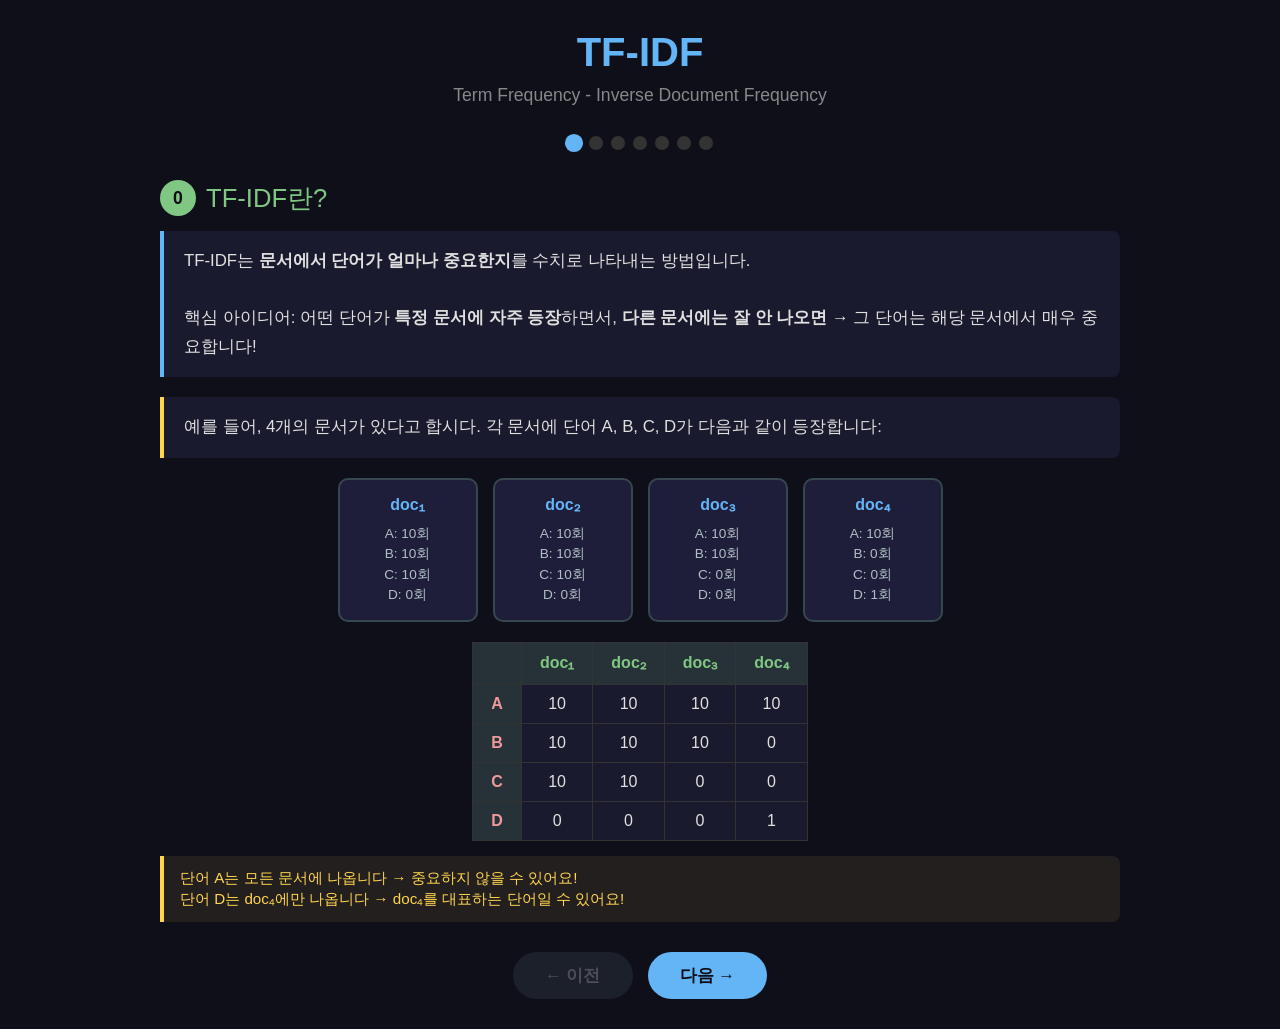
<file: 5. RAG/강의자료(이론)/1일차/tfidf.html>
<!DOCTYPE html>
<html lang="ko">
<head>
<meta charset="UTF-8">
<meta name="viewport" content="width=device-width, initial-scale=1.0">
<title>TF-IDF Animation</title>
<style>
  * { margin: 0; padding: 0; box-sizing: border-box; }
  body {
    font-family: 'Segoe UI', Tahoma, Geneva, Verdana, sans-serif;
    background: #0f0f1a;
    color: #e0e0e0;
    min-height: 100vh;
    overflow-x: hidden;
  }
  .container {
    max-width: 1000px;
    margin: 0 auto;
    padding: 30px 20px;
  }
  h1 {
    text-align: center;
    font-size: 2.5rem;
    color: #64b5f6;
    margin-bottom: 10px;
  }
  .subtitle {
    text-align: center;
    color: #888;
    margin-bottom: 30px;
    font-size: 1.1rem;
  }
  .progress-bar {
    display: flex;
    justify-content: center;
    gap: 8px;
    margin-bottom: 30px;
  }
  .progress-dot {
    width: 14px; height: 14px;
    border-radius: 50%;
    background: #333;
    transition: all 0.4s;
    cursor: pointer;
  }
  .progress-dot.active { background: #64b5f6; transform: scale(1.3); }
  .progress-dot.done { background: #4caf50; }
  .step {
    display: none;
    animation: fadeIn 0.6s ease;
  }
  .step.active { display: block; }
  @keyframes fadeIn { from { opacity: 0; transform: translateY(20px); } to { opacity: 1; transform: translateY(0); } }
  @keyframes highlight { 0%,100% { background: transparent; } 50% { background: rgba(100,181,246,0.15); } }
  @keyframes popIn { from { opacity: 0; transform: scale(0.8); } to { opacity: 1; transform: scale(1); } }
  @keyframes slideRight { from { opacity: 0; transform: translateX(-30px); } to { opacity: 1; transform: translateX(0); } }

  .step-title {
    font-size: 1.6rem;
    color: #81c784;
    margin-bottom: 15px;
    display: flex;
    align-items: center;
    gap: 10px;
  }
  .step-title .num {
    background: #81c784;
    color: #0f0f1a;
    width: 36px; height: 36px;
    border-radius: 50%;
    display: flex;
    align-items: center;
    justify-content: center;
    font-weight: bold;
    font-size: 1.1rem;
  }
  .explanation {
    background: #1a1a2e;
    border-left: 4px solid #64b5f6;
    padding: 16px 20px;
    border-radius: 0 8px 8px 0;
    margin-bottom: 20px;
    font-size: 1.05rem;
    line-height: 1.7;
  }
  .formula-box {
    background: #1e1e3a;
    border: 1px solid #333;
    border-radius: 10px;
    padding: 20px;
    text-align: center;
    margin: 15px 0;
    font-size: 1.3rem;
  }
  .formula-box .formula {
    color: #ffd54f;
    font-weight: bold;
    font-size: 1.4rem;
  }

  table.data-table {
    border-collapse: collapse;
    margin: 15px auto;
    font-size: 1rem;
  }
  table.data-table th, table.data-table td {
    padding: 10px 18px;
    text-align: center;
    border: 1px solid #333;
  }
  table.data-table th {
    background: #263238;
    color: #81c784;
    font-weight: 600;
  }
  table.data-table td {
    background: #1a1a2e;
  }
  table.data-table td.highlight-cell {
    animation: popIn 0.4s ease both;
    color: #ffd54f;
    font-weight: bold;
  }
  table.data-table .row-label {
    background: #263238;
    color: #ef9a9a;
    font-weight: bold;
  }

  .arrow-section {
    display: flex;
    align-items: center;
    justify-content: center;
    gap: 20px;
    flex-wrap: wrap;
    margin: 20px 0;
  }
  .arrow {
    font-size: 2.5rem;
    color: #64b5f6;
    animation: slideRight 0.5s ease;
  }
  .calc-detail {
    background: #1e1e3a;
    border-radius: 8px;
    padding: 14px 18px;
    margin: 10px 0;
    font-family: 'Courier New', monospace;
    font-size: 0.95rem;
    line-height: 1.8;
    color: #b0bec5;
  }
  .calc-detail .result { color: #ffd54f; font-weight: bold; }
  .calc-detail .label { color: #81c784; }

  .nav-buttons {
    display: flex;
    justify-content: center;
    gap: 15px;
    margin-top: 30px;
  }
  .nav-btn {
    padding: 12px 32px;
    border: none;
    border-radius: 25px;
    font-size: 1.05rem;
    cursor: pointer;
    transition: all 0.3s;
    font-weight: 600;
  }
  .nav-btn.prev { background: #37474f; color: #e0e0e0; }
  .nav-btn.next { background: #64b5f6; color: #0f0f1a; }
  .nav-btn:hover { transform: translateY(-2px); box-shadow: 0 4px 12px rgba(100,181,246,0.3); }
  .nav-btn:disabled { opacity: 0.3; cursor: default; transform: none; box-shadow: none; }

  /* Quiz */
  .quiz-section { margin-top: 20px; }
  .quiz-q {
    background: #1a1a2e;
    border: 1px solid #444;
    border-radius: 10px;
    padding: 20px;
    margin-bottom: 15px;
  }
  .quiz-q h3 { color: #64b5f6; margin-bottom: 12px; }
  .quiz-options { display: flex; flex-direction: column; gap: 8px; }
  .quiz-opt {
    padding: 10px 16px;
    background: #263238;
    border: 2px solid transparent;
    border-radius: 8px;
    cursor: pointer;
    transition: all 0.3s;
    font-size: 1rem;
  }
  .quiz-opt:hover { border-color: #64b5f6; }
  .quiz-opt.correct { border-color: #4caf50; background: rgba(76,175,80,0.15); }
  .quiz-opt.wrong { border-color: #ef5350; background: rgba(239,83,80,0.15); }
  .quiz-opt.disabled { pointer-events: none; }
  .quiz-feedback {
    margin-top: 8px;
    padding: 8px 12px;
    border-radius: 6px;
    font-size: 0.95rem;
    display: none;
  }
  .quiz-feedback.show { display: block; }
  .quiz-feedback.correct { background: rgba(76,175,80,0.15); color: #81c784; }
  .quiz-feedback.wrong { background: rgba(239,83,80,0.15); color: #ef9a9a; }

  .score-box {
    text-align: center;
    margin-top: 20px;
    padding: 20px;
    background: #1e1e3a;
    border-radius: 10px;
    font-size: 1.3rem;
    display: none;
  }
  .score-box .score { color: #ffd54f; font-size: 2rem; font-weight: bold; }

  .animated-row td { animation: slideRight 0.4s ease both; }
  .delay-1 { animation-delay: 0.1s; }
  .delay-2 { animation-delay: 0.2s; }
  .delay-3 { animation-delay: 0.3s; }
  .delay-4 { animation-delay: 0.4s; }

  .doc-visual {
    display: flex;
    justify-content: center;
    gap: 15px;
    margin: 20px 0;
    flex-wrap: wrap;
  }
  .doc-card {
    background: #1e1e3a;
    border: 2px solid #37474f;
    border-radius: 10px;
    padding: 15px;
    width: 140px;
    text-align: center;
    animation: popIn 0.5s ease both;
  }
  .doc-card:nth-child(2) { animation-delay: 0.15s; }
  .doc-card:nth-child(3) { animation-delay: 0.3s; }
  .doc-card:nth-child(4) { animation-delay: 0.45s; }
  .doc-card .doc-name { color: #64b5f6; font-weight: bold; margin-bottom: 8px; }
  .doc-card .doc-words { font-size: 0.85rem; color: #b0bec5; line-height: 1.5; }
  .doc-card .doc-words span.w-highlight { color: #ffd54f; font-weight: bold; }

  .insight {
    background: rgba(255,213,79,0.08);
    border-left: 4px solid #ffd54f;
    padding: 12px 16px;
    border-radius: 0 8px 8px 0;
    margin: 15px 0;
    color: #ffd54f;
    font-size: 0.95rem;
  }
</style>
</head>
<body>
<div class="container">
  <h1>TF-IDF</h1>
  <p class="subtitle">Term Frequency - Inverse Document Frequency</p>

  <div class="progress-bar" id="progressBar"></div>

  <!-- Step 0: Intro -->
  <div class="step active" id="step-0">
    <div class="step-title"><span class="num">0</span> TF-IDF란?</div>
    <div class="explanation">
      TF-IDF는 <strong>문서에서 단어가 얼마나 중요한지</strong>를 수치로 나타내는 방법입니다.<br><br>
      핵심 아이디어: 어떤 단어가 <strong>특정 문서에 자주 등장</strong>하면서, <strong>다른 문서에는 잘 안 나오면</strong> → 그 단어는 해당 문서에서 매우 중요합니다!
    </div>
    <div class="explanation" style="border-left-color: #ffd54f;">
      예를 들어, 4개의 문서가 있다고 합시다. 각 문서에 단어 A, B, C, D가 다음과 같이 등장합니다:
    </div>
    <div class="doc-visual">
      <div class="doc-card">
        <div class="doc-name">doc₁</div>
        <div class="doc-words">A: 10회<br>B: 10회<br>C: 10회<br>D: 0회</div>
      </div>
      <div class="doc-card">
        <div class="doc-name">doc₂</div>
        <div class="doc-words">A: 10회<br>B: 10회<br>C: 10회<br>D: 0회</div>
      </div>
      <div class="doc-card">
        <div class="doc-name">doc₃</div>
        <div class="doc-words">A: 10회<br>B: 10회<br>C: 0회<br>D: 0회</div>
      </div>
      <div class="doc-card">
        <div class="doc-name">doc₄</div>
        <div class="doc-words">A: 10회<br>B: 0회<br>C: 0회<br>D: 1회</div>
      </div>
    </div>
    <table class="data-table">
      <tr><th></th><th>doc₁</th><th>doc₂</th><th>doc₃</th><th>doc₄</th></tr>
      <tr><td class="row-label">A</td><td>10</td><td>10</td><td>10</td><td>10</td></tr>
      <tr><td class="row-label">B</td><td>10</td><td>10</td><td>10</td><td>0</td></tr>
      <tr><td class="row-label">C</td><td>10</td><td>10</td><td>0</td><td>0</td></tr>
      <tr><td class="row-label">D</td><td>0</td><td>0</td><td>0</td><td>1</td></tr>
    </table>
    <div class="insight">
      단어 A는 모든 문서에 나옵니다 → 중요하지 않을 수 있어요!<br>
      단어 D는 doc₄에만 나옵니다 → doc₄를 대표하는 단어일 수 있어요!
    </div>
  </div>

  <!-- Step 1: TF -->
  <div class="step" id="step-1">
    <div class="step-title"><span class="num">1</span> TF (Term Frequency)</div>
    <div class="explanation">
      <strong>TF(w, doc)</strong> = 해당 문서에서 그 단어가 차지하는 비율<br><br>
      쉽게 말해: "이 문서 안에서 이 단어가 얼마나 자주 나오나?"
    </div>
    <div class="formula-box">
      <div class="formula">TF(w, doc) = count(w, doc) / |doc|</div>
      <div style="color:#b0bec5; margin-top:8px; font-size:0.95rem">
        count(w, doc) = 문서에서 단어 w의 등장 횟수<br>
        |doc| = 문서의 전체 단어 수
      </div>
    </div>
    <div class="explanation" style="border-left-color: #ffd54f;">
      예시: doc₁의 전체 단어 수 = 10+10+10+0 = <strong>30</strong>
    </div>
    <div class="calc-detail" id="tf-calc">
      <!-- Filled by JS -->
    </div>
    <div class="arrow-section">
      <div style="text-align:center;">
        <div style="color:#888; margin-bottom:5px;">원본 (등장 횟수)</div>
        <table class="data-table" style="margin:0;">
          <tr><th></th><th>doc₁</th><th>doc₂</th><th>doc₃</th><th>doc₄</th></tr>
          <tr><td class="row-label">A</td><td>10</td><td>10</td><td>10</td><td>10</td></tr>
          <tr><td class="row-label">B</td><td>10</td><td>10</td><td>10</td><td>0</td></tr>
          <tr><td class="row-label">C</td><td>10</td><td>10</td><td>0</td><td>0</td></tr>
          <tr><td class="row-label">D</td><td>0</td><td>0</td><td>0</td><td>1</td></tr>
        </table>
      </div>
      <div class="arrow">⇒</div>
      <div style="text-align:center;">
        <div style="color:#888; margin-bottom:5px;">TF (비율로 변환)</div>
        <table class="data-table" id="tf-table" style="margin:0;">
          <tr><th></th><th>doc₁</th><th>doc₂</th><th>doc₃</th><th>doc₄</th></tr>
        </table>
      </div>
    </div>
    <div class="insight">
      TF만으로는 부족합니다. 단어 A는 TF가 높지만 모든 문서에 나오므로 변별력이 없어요!
    </div>
  </div>

  <!-- Step 2: DF -->
  <div class="step" id="step-2">
    <div class="step-title"><span class="num">2</span> DF (Document Frequency)</div>
    <div class="explanation">
      <strong>df(w, D)</strong> = 단어 w가 등장하는 문서의 수<br><br>
      쉽게 말해: "이 단어가 몇 개의 문서에 나오나?"
    </div>
    <div class="formula-box">
      <div class="formula">df(w, D) = |{doc ∈ D : w ∈ doc}|</div>
    </div>
    <div class="calc-detail" id="df-calc"></div>
    <table class="data-table" id="df-table" style="margin-top:15px;">
      <tr><th>단어</th><th>등장 문서</th><th>df</th></tr>
    </table>
    <div class="insight">
      단어 A는 4개 문서 모두에 등장 → df가 높음 → 변별력 낮음<br>
      단어 D는 1개 문서에만 등장 → df가 낮음 → 변별력 높음
    </div>
  </div>

  <!-- Step 3: IDF -->
  <div class="step" id="step-3">
    <div class="step-title"><span class="num">3</span> IDF (Inverse Document Frequency)</div>
    <div class="explanation">
      <strong>IDF</strong>는 DF의 역수에 로그를 취한 값입니다.<br><br>
      많은 문서에 나오는 단어 → IDF 낮음 (별로 중요하지 않음)<br>
      적은 문서에만 나오는 단어 → IDF 높음 (희귀하고 중요!)
    </div>
    <div class="formula-box">
      <div class="formula">IDF(w, D) = logₑ( |D| / df(w, D) )</div>
      <div style="color:#b0bec5; margin-top:8px; font-size:0.95rem">
        |D| = 전체 문서 수 (여기서는 4)
      </div>
    </div>
    <div class="calc-detail" id="idf-calc"></div>
    <table class="data-table" id="idf-table" style="margin-top:15px;">
      <tr><th>단어</th><th>df</th><th>|D|/df</th><th>IDF = ln(|D|/df)</th></tr>
    </table>
    <div class="insight">
      A: 모든 문서에 등장 → IDF = 0 (완전히 무의미!)<br>
      D: 1개 문서에만 → IDF = 1.39 (가장 희귀하고 중요!)
    </div>
  </div>

  <!-- Step 4: TF-IDF -->
  <div class="step" id="step-4">
    <div class="step-title"><span class="num">4</span> TF-IDF = TF × IDF</div>
    <div class="explanation">
      드디어! <strong>TF</strong>(문서 내 빈도)와 <strong>IDF</strong>(희귀도)를 곱하면<br>
      → 특정 문서에서 그 단어가 <strong>얼마나 중요한지</strong>를 알 수 있습니다.
    </div>
    <div class="formula-box">
      <div class="formula">TF-IDF(w, doc, D) = TF(w, doc) × IDF(w, D)</div>
    </div>
    <div class="calc-detail" id="tfidf-calc"></div>
    <div class="arrow-section">
      <div style="text-align:center;">
        <div style="color:#888; margin-bottom:5px;">TF</div>
        <table class="data-table" style="margin:0;">
          <tr><th></th><th>doc₁</th><th>doc₂</th><th>doc₃</th><th>doc₄</th></tr>
          <tr><td class="row-label">A</td><td>0.33</td><td>0.33</td><td>0.50</td><td>0.91</td></tr>
          <tr><td class="row-label">B</td><td>0.33</td><td>0.33</td><td>0.50</td><td>0.00</td></tr>
          <tr><td class="row-label">C</td><td>0.33</td><td>0.33</td><td>0.00</td><td>0.00</td></tr>
          <tr><td class="row-label">D</td><td>0.00</td><td>0.00</td><td>0.00</td><td>0.09</td></tr>
        </table>
      </div>
      <div style="text-align:center;">
        <div style="color:#888; margin-bottom:5px;">× IDF</div>
        <table class="data-table" style="margin:0;">
          <tr><th>단어</th><th>IDF</th></tr>
          <tr><td class="row-label">A</td><td>0.00</td></tr>
          <tr><td class="row-label">B</td><td>0.29</td></tr>
          <tr><td class="row-label">C</td><td>0.69</td></tr>
          <tr><td class="row-label">D</td><td>1.39</td></tr>
        </table>
      </div>
      <div class="arrow">⇒</div>
      <div style="text-align:center;">
        <div style="color:#ffd54f; margin-bottom:5px; font-weight:bold;">TF-IDF</div>
        <table class="data-table" id="tfidf-table" style="margin:0;">
          <tr><th></th><th>doc₁</th><th>doc₂</th><th>doc₃</th><th>doc₄</th></tr>
        </table>
      </div>
    </div>
    <div class="insight">
      <strong>핵심 해석:</strong><br>
      - 단어 A: TF-IDF = 0 everywhere → 모든 문서에 나오니 어떤 문서도 대표하지 못함<br>
      - 단어 C: doc₁, doc₂에서 0.23 → 이 두 문서를 어느정도 구분해줌<br>
      - 단어 D: doc₄에서 0.13 → doc₄만의 고유한 특징!
    </div>
  </div>

  <!-- Step 5: Summary -->
  <div class="step" id="step-5">
    <div class="step-title"><span class="num">5</span> 정리</div>
    <div class="explanation">
      <strong>TF-IDF의 3줄 요약:</strong>
    </div>
    <div style="display:flex; flex-direction:column; gap:12px; margin:20px 0;">
      <div class="formula-box" style="text-align:left; animation: slideRight 0.4s ease both;">
        <span style="color:#81c784; font-weight:bold;">1. TF (Term Frequency)</span><br>
        <span style="color:#b0bec5;">문서 안에서 단어가 얼마나 자주 나오는지 → 빈도 비율</span>
      </div>
      <div class="formula-box" style="text-align:left; animation: slideRight 0.4s ease both; animation-delay:0.2s;">
        <span style="color:#81c784; font-weight:bold;">2. IDF (Inverse Document Frequency)</span><br>
        <span style="color:#b0bec5;">그 단어가 얼마나 희귀한지 → 희귀할수록 높은 값</span>
      </div>
      <div class="formula-box" style="text-align:left; animation: slideRight 0.4s ease both; animation-delay:0.4s;">
        <span style="color:#81c784; font-weight:bold;">3. TF-IDF = TF × IDF</span><br>
        <span style="color:#b0bec5;">자주 나오면서 + 희귀한 단어 = 그 문서의 핵심 단어!</span>
      </div>
    </div>
    <div class="insight" style="animation: slideRight 0.5s ease both; animation-delay:0.6s;">
      <strong>활용:</strong> 검색 엔진, 문서 분류, 추천 시스템, 텍스트 마이닝 등에서 널리 사용됩니다.
    </div>
  </div>

  <!-- Step 6: Quiz -->
  <div class="step" id="step-6">
    <div class="step-title"><span class="num">Q</span> Quiz Time!</div>
    <div class="explanation">배운 내용을 확인해봅시다!</div>
    <div class="quiz-section" id="quizSection"></div>
    <div class="score-box" id="scoreBox">
      모든 문제를 풀었습니다!<br>
      점수: <span class="score" id="finalScore"></span>
    </div>
  </div>

  <div class="nav-buttons">
    <button class="nav-btn prev" id="prevBtn" onclick="navigate(-1)">← 이전</button>
    <button class="nav-btn next" id="nextBtn" onclick="navigate(1)">다음 →</button>
  </div>
</div>

<script>
// Data
const rawCounts = [
  [10, 10, 10, 10], // A
  [10, 10, 10,  0], // B
  [10, 10,  0,  0], // C
  [ 0,  0,  0,  1], // D
];
const words = ['A','B','C','D'];
const docNames = ['doc₁','doc₂','doc₃','doc₄'];
const totalDocs = 4;

// Compute doc totals
const docTotals = [0,0,0,0];
for (let d = 0; d < 4; d++) {
  for (let w = 0; w < 4; w++) docTotals[d] += rawCounts[w][d];
}

// TF
const tf = rawCounts.map((row, w) => row.map((cnt, d) => docTotals[d] === 0 ? 0 : cnt / docTotals[d]));

// DF
const df = rawCounts.map(row => row.filter(c => c > 0).length);

// IDF
const idf = df.map(d => d === 0 ? 0 : Math.log(totalDocs / d));

// TF-IDF
const tfidf = tf.map((row, w) => row.map(v => v * idf[w]));

// Steps
const totalSteps = 7;
let currentStep = 0;

function initProgressBar() {
  const bar = document.getElementById('progressBar');
  for (let i = 0; i < totalSteps; i++) {
    const dot = document.createElement('div');
    dot.className = 'progress-dot' + (i === 0 ? ' active' : '');
    dot.onclick = () => goToStep(i);
    bar.appendChild(dot);
  }
}

function updateProgress() {
  const dots = document.querySelectorAll('.progress-dot');
  dots.forEach((d, i) => {
    d.className = 'progress-dot';
    if (i < currentStep) d.classList.add('done');
    if (i === currentStep) d.classList.add('active');
  });
}

function navigate(dir) {
  goToStep(currentStep + dir);
}

function goToStep(step) {
  if (step < 0 || step >= totalSteps) return;
  document.querySelectorAll('.step').forEach(s => s.classList.remove('active'));
  currentStep = step;
  document.getElementById('step-' + step).classList.add('active');
  updateProgress();
  document.getElementById('prevBtn').disabled = step === 0;
  document.getElementById('nextBtn').disabled = step === totalSteps - 1;

  // Animate tables on step enter
  if (step === 1) animateTF();
  if (step === 2) animateDF();
  if (step === 3) animateIDF();
  if (step === 4) animateTFIDF();
}

function animateTF() {
  const table = document.getElementById('tf-table');
  // Clear old rows
  while (table.rows.length > 1) table.deleteRow(1);

  const calc = document.getElementById('tf-calc');
  let html = '';
  words.forEach((w, wi) => {
    const row = table.insertRow();
    row.className = 'animated-row';
    const label = row.insertCell(); label.className = 'row-label'; label.textContent = w;
    tf[wi].forEach((v, di) => {
      const cell = row.insertCell();
      cell.textContent = v.toFixed(2);
      cell.className = 'highlight-cell delay-' + (di+1);
    });
  });
  html += `<span class="label">doc₁ 전체 단어 수:</span> 10+10+10+0 = <span class="result">30</span>\n`;
  html += `<span class="label">doc₂ 전체 단어 수:</span> 10+10+10+0 = <span class="result">30</span>\n`;
  html += `<span class="label">doc₃ 전체 단어 수:</span> 10+10+0+0 = <span class="result">20</span>\n`;
  html += `<span class="label">doc₄ 전체 단어 수:</span> 10+0+0+1 = <span class="result">11</span>\n\n`;
  html += `<span class="label">TF(A, doc₁)</span> = 10/30 = <span class="result">0.33</span>\n`;
  html += `<span class="label">TF(B, doc₃)</span> = 10/20 = <span class="result">0.50</span>\n`;
  html += `<span class="label">TF(D, doc₄)</span> = 1/11 = <span class="result">0.09</span>`;
  calc.innerHTML = html;
}

function animateDF() {
  const table = document.getElementById('df-table');
  while (table.rows.length > 1) table.deleteRow(1);
  const calc = document.getElementById('df-calc');
  let html = '';
  const docPresence = [
    ['doc₁','doc₂','doc₃','doc₄'],
    ['doc₁','doc₂','doc₃'],
    ['doc₁','doc₂'],
    ['doc₄'],
  ];
  words.forEach((w, wi) => {
    const row = table.insertRow();
    row.className = 'animated-row';
    const c1 = row.insertCell(); c1.className = 'row-label'; c1.textContent = w;
    const c2 = row.insertCell(); c2.textContent = docPresence[wi].join(', ');
    const c3 = row.insertCell(); c3.textContent = df[wi]; c3.className = 'highlight-cell';
    html += `<span class="label">df(${w})</span> = ${docPresence[wi].join(', ')}에 등장 → <span class="result">${df[wi]}</span>\n`;
  });
  calc.innerHTML = html;
}

function animateIDF() {
  const table = document.getElementById('idf-table');
  while (table.rows.length > 1) table.deleteRow(1);
  const calc = document.getElementById('idf-calc');
  let html = '';
  words.forEach((w, wi) => {
    const row = table.insertRow();
    row.className = 'animated-row';
    const c1 = row.insertCell(); c1.className = 'row-label'; c1.textContent = w;
    const c2 = row.insertCell(); c2.textContent = df[wi];
    const c3 = row.insertCell(); c3.textContent = (totalDocs / df[wi]).toFixed(2);
    const c4 = row.insertCell(); c4.textContent = idf[wi].toFixed(2); c4.className = 'highlight-cell';
    html += `<span class="label">IDF(${w})</span> = ln(4/${df[wi]}) = ln(${(totalDocs/df[wi]).toFixed(2)}) = <span class="result">${idf[wi].toFixed(2)}</span>\n`;
  });
  calc.innerHTML = html;
}

function animateTFIDF() {
  const table = document.getElementById('tfidf-table');
  while (table.rows.length > 1) table.deleteRow(1);
  const calc = document.getElementById('tfidf-calc');
  let html = '<span class="label">예시 계산:</span>\n';
  html += `TF-IDF(A, doc₁) = TF(0.33) × IDF(0.00) = <span class="result">0.00</span>  ← 모든 문서에 나오니 가치 없음\n`;
  html += `TF-IDF(B, doc₁) = TF(0.33) × IDF(0.29) = <span class="result">0.10</span>\n`;
  html += `TF-IDF(C, doc₁) = TF(0.33) × IDF(0.69) = <span class="result">0.23</span>\n`;
  html += `TF-IDF(D, doc₄) = TF(0.09) × IDF(1.39) = <span class="result">0.13</span>  ← 희귀한 단어라 가치 있음!\n`;
  calc.innerHTML = html;

  words.forEach((w, wi) => {
    const row = table.insertRow();
    row.className = 'animated-row';
    const label = row.insertCell(); label.className = 'row-label'; label.textContent = w;
    tfidf[wi].forEach((v, di) => {
      const cell = row.insertCell();
      cell.textContent = v.toFixed(2);
      if (v > 0) cell.className = 'highlight-cell delay-' + (di+1);
    });
  });
}

// Quiz
const quizData = [
  {
    q: "Q1. TF(Term Frequency)는 무엇을 측정하나요?",
    opts: [
      "전체 문서에서 단어의 총 등장 횟수",
      "특정 문서 내에서 단어가 차지하는 비율",
      "단어가 몇 개의 문서에 나타나는지",
      "단어의 희귀도"
    ],
    answer: 1,
    explain: "TF는 특정 문서 안에서 그 단어의 등장 횟수를 문서의 전체 단어 수로 나눈 비율입니다."
  },
  {
    q: "Q2. 단어 A의 IDF가 0인 이유는?",
    opts: [
      "단어 A가 어떤 문서에도 없어서",
      "단어 A의 등장 횟수가 너무 적어서",
      "단어 A가 모든 문서에 등장해서 ln(4/4)=ln(1)=0",
      "로그 함수의 오류"
    ],
    answer: 2,
    explain: "IDF = ln(|D|/df). 단어 A는 4개 문서 모두에 등장하므로 df=4, ln(4/4) = ln(1) = 0입니다."
  },
  {
    q: "Q3. TF-IDF 값이 높은 단어는 어떤 특성을 가지나요?",
    opts: [
      "모든 문서에 고르게 나타나는 단어",
      "어떤 문서에도 나타나지 않는 단어",
      "특정 문서에 자주 나오면서 다른 문서에는 잘 안 나오는 단어",
      "가장 짧은 단어"
    ],
    answer: 2,
    explain: "TF-IDF는 TF(문서 내 빈도)와 IDF(희귀도)의 곱이므로, 특정 문서에 자주 나오면서 다른 문서에는 적게 나오는 단어가 높은 값을 가집니다."
  },
  {
    q: "Q4. doc₃의 전체 단어 수는?",
    opts: [
      "30",
      "40",
      "20",
      "11"
    ],
    answer: 2,
    explain: "doc₃: A(10) + B(10) + C(0) + D(0) = 20"
  },
  {
    q: "Q5. 다음 중 TF-IDF 값이 가장 높은 것은?",
    opts: [
      "TF-IDF(A, doc₁) = 0.00",
      "TF-IDF(B, doc₃) = 0.14",
      "TF-IDF(C, doc₁) = 0.23",
      "TF-IDF(D, doc₄) = 0.13"
    ],
    answer: 2,
    explain: "C는 2개 문서에만 등장(IDF=0.69)하고 doc₁에서 TF=0.33이므로 0.33×0.69 ≈ 0.23으로 가장 높습니다."
  }
];

let score = 0;
let answered = 0;

function initQuiz() {
  const section = document.getElementById('quizSection');
  quizData.forEach((q, qi) => {
    const div = document.createElement('div');
    div.className = 'quiz-q';
    div.id = 'quiz-' + qi;
    let html = `<h3>${q.q}</h3><div class="quiz-options">`;
    q.opts.forEach((opt, oi) => {
      html += `<div class="quiz-opt" onclick="checkAnswer(${qi},${oi})">${opt}</div>`;
    });
    html += `</div><div class="quiz-feedback" id="fb-${qi}"></div>`;
    div.innerHTML = html;
    section.appendChild(div);
  });
}

function checkAnswer(qi, oi) {
  const q = quizData[qi];
  const qEl = document.getElementById('quiz-' + qi);
  const opts = qEl.querySelectorAll('.quiz-opt');
  const fb = document.getElementById('fb-' + qi);

  if (opts[0].classList.contains('disabled')) return;

  opts.forEach((o, i) => {
    o.classList.add('disabled');
    if (i === q.answer) o.classList.add('correct');
    if (i === oi && i !== q.answer) o.classList.add('wrong');
  });

  if (oi === q.answer) {
    score++;
    fb.className = 'quiz-feedback show correct';
    fb.textContent = '✓ 정답! ' + q.explain;
  } else {
    fb.className = 'quiz-feedback show wrong';
    fb.textContent = '✗ 오답. ' + q.explain;
  }

  answered++;
  if (answered === quizData.length) {
    const box = document.getElementById('scoreBox');
    box.style.display = 'block';
    document.getElementById('finalScore').textContent = `${score} / ${quizData.length}`;
  }
}

// Init
initProgressBar();
initQuiz();
document.getElementById('prevBtn').disabled = true;
</script>
</body>
</html>
</file>
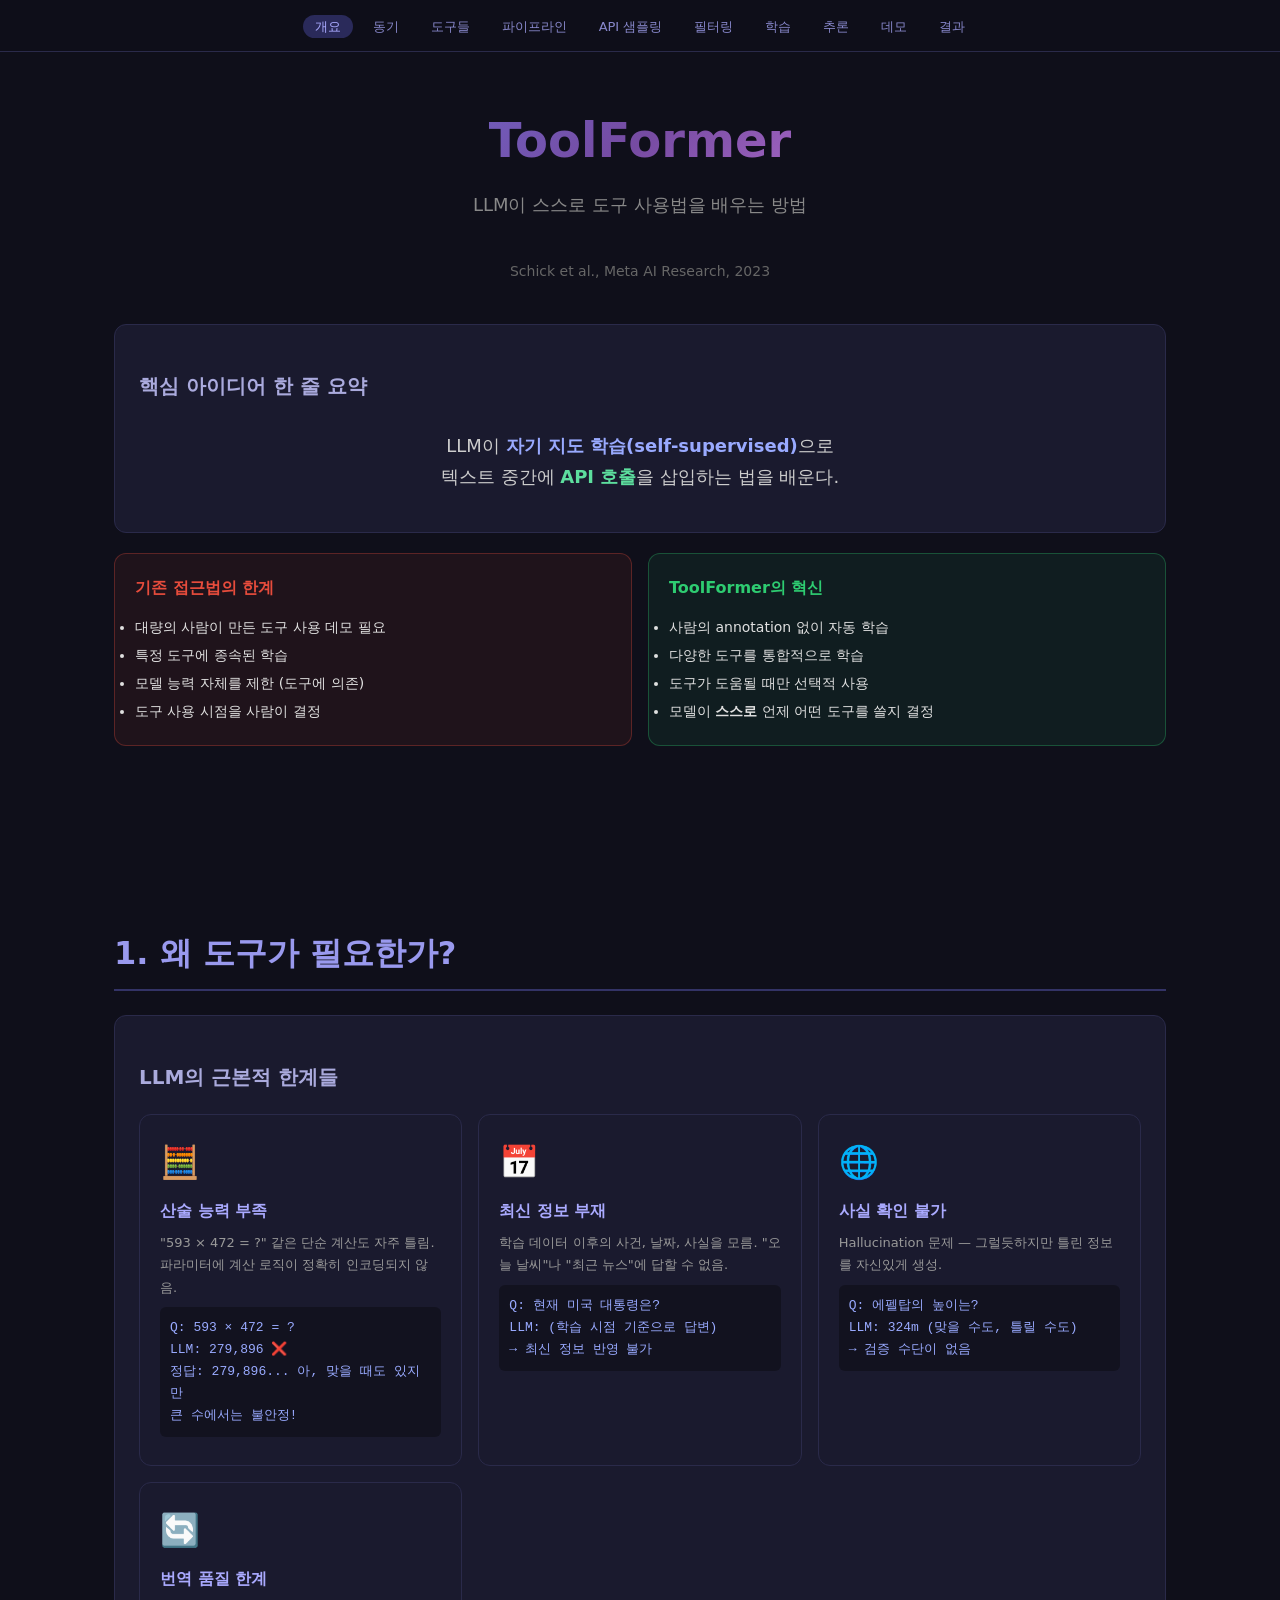
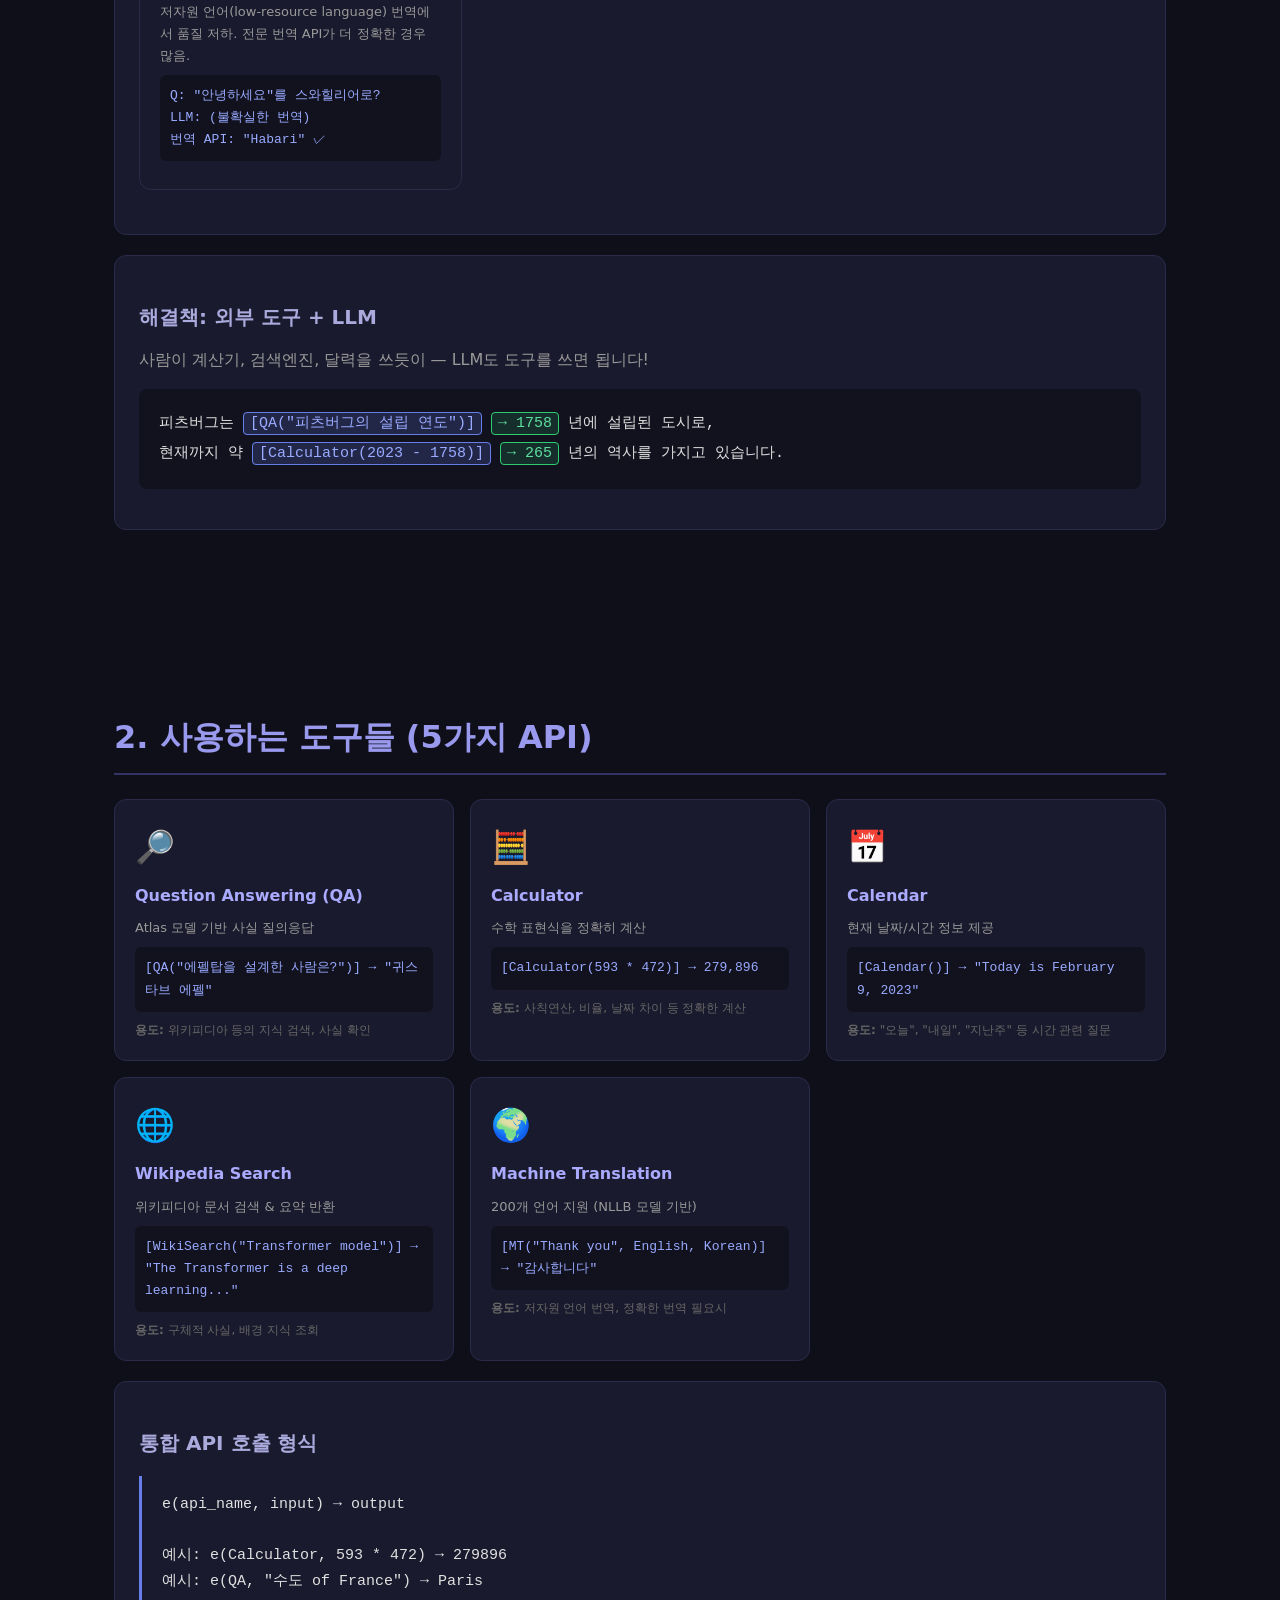
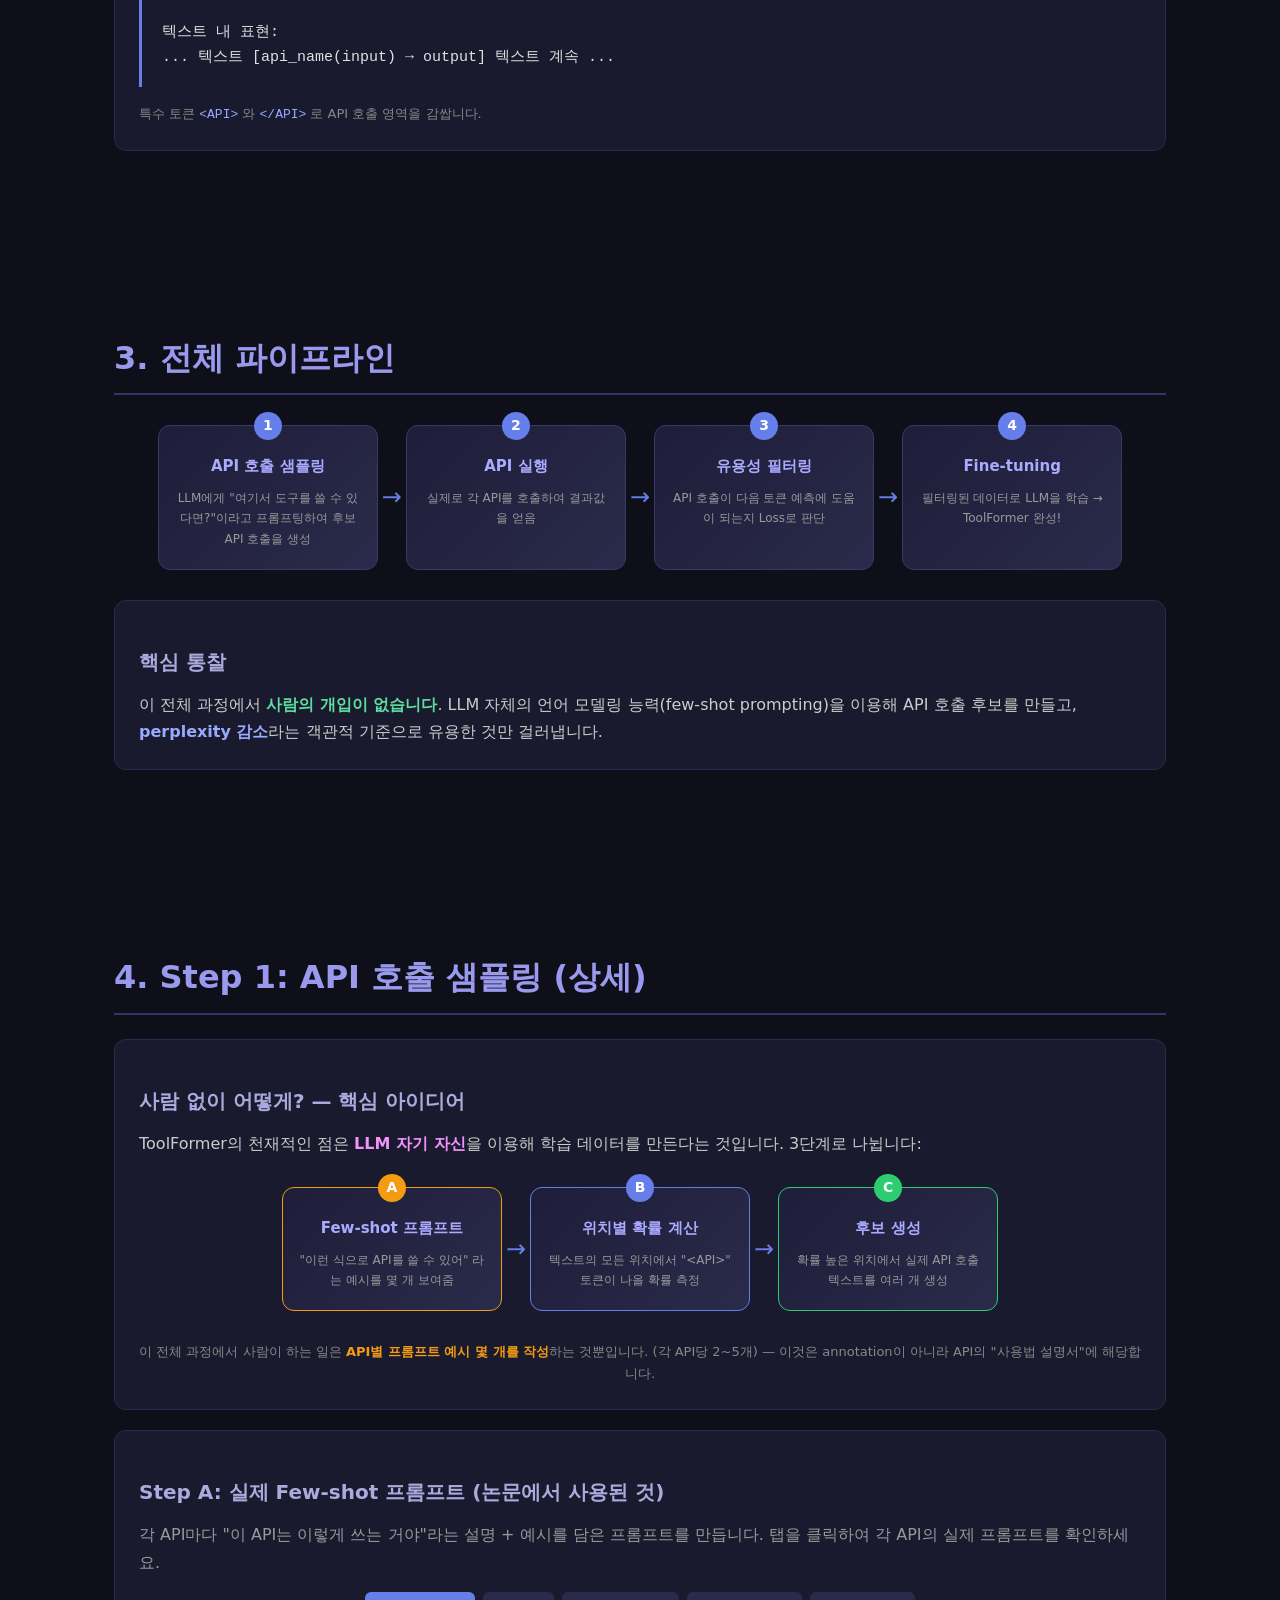
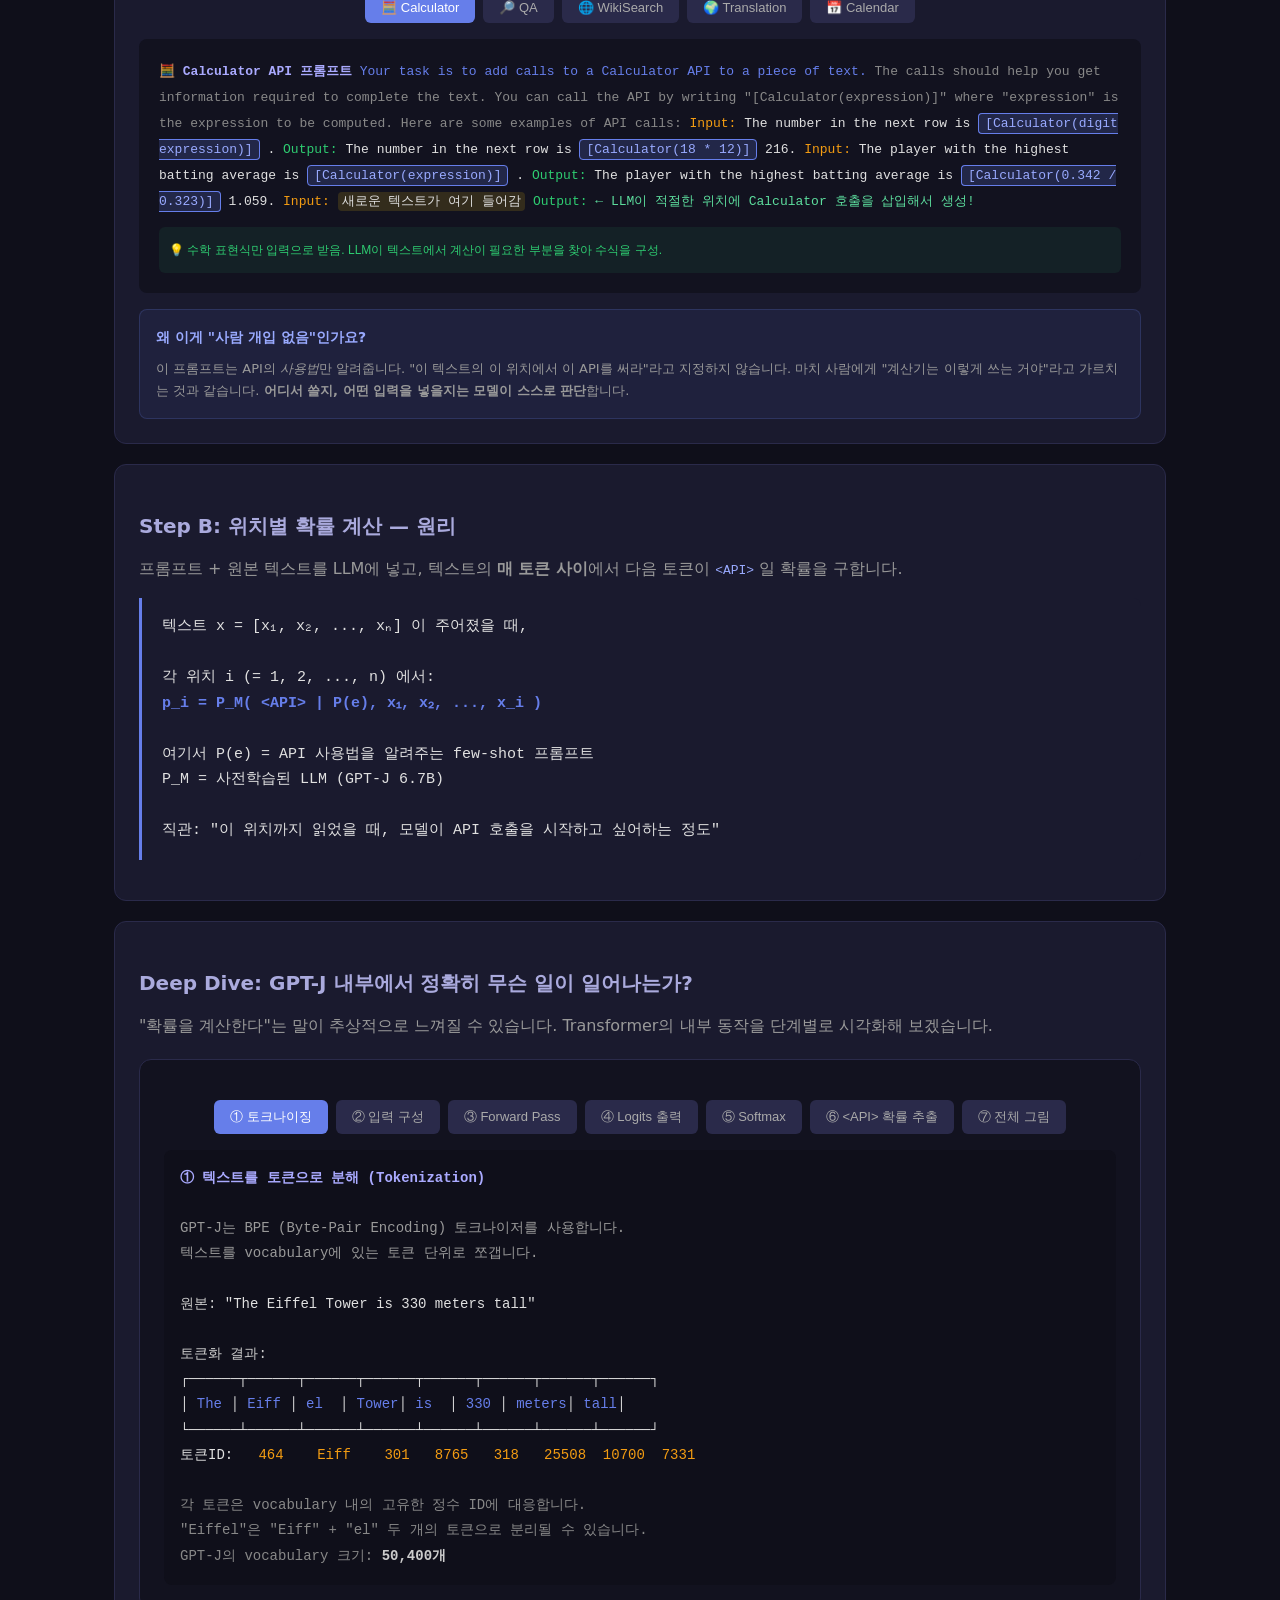
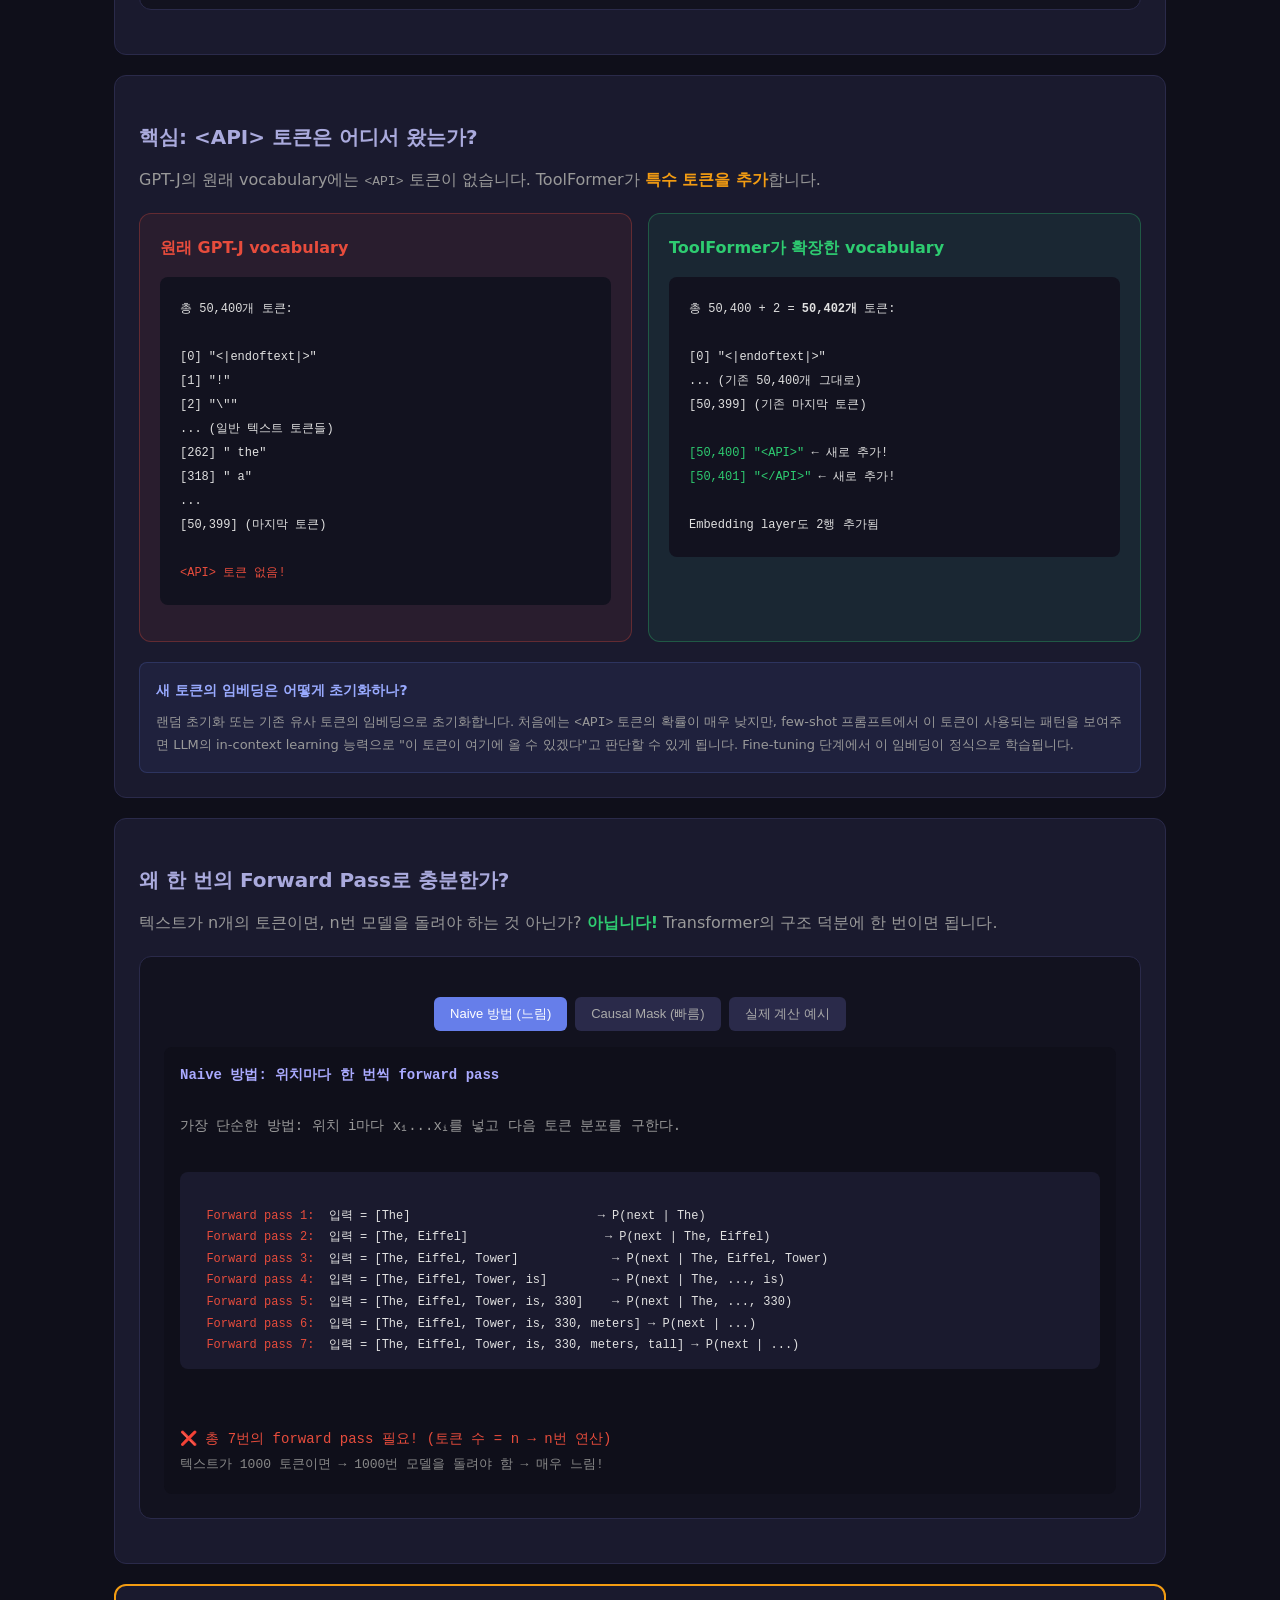
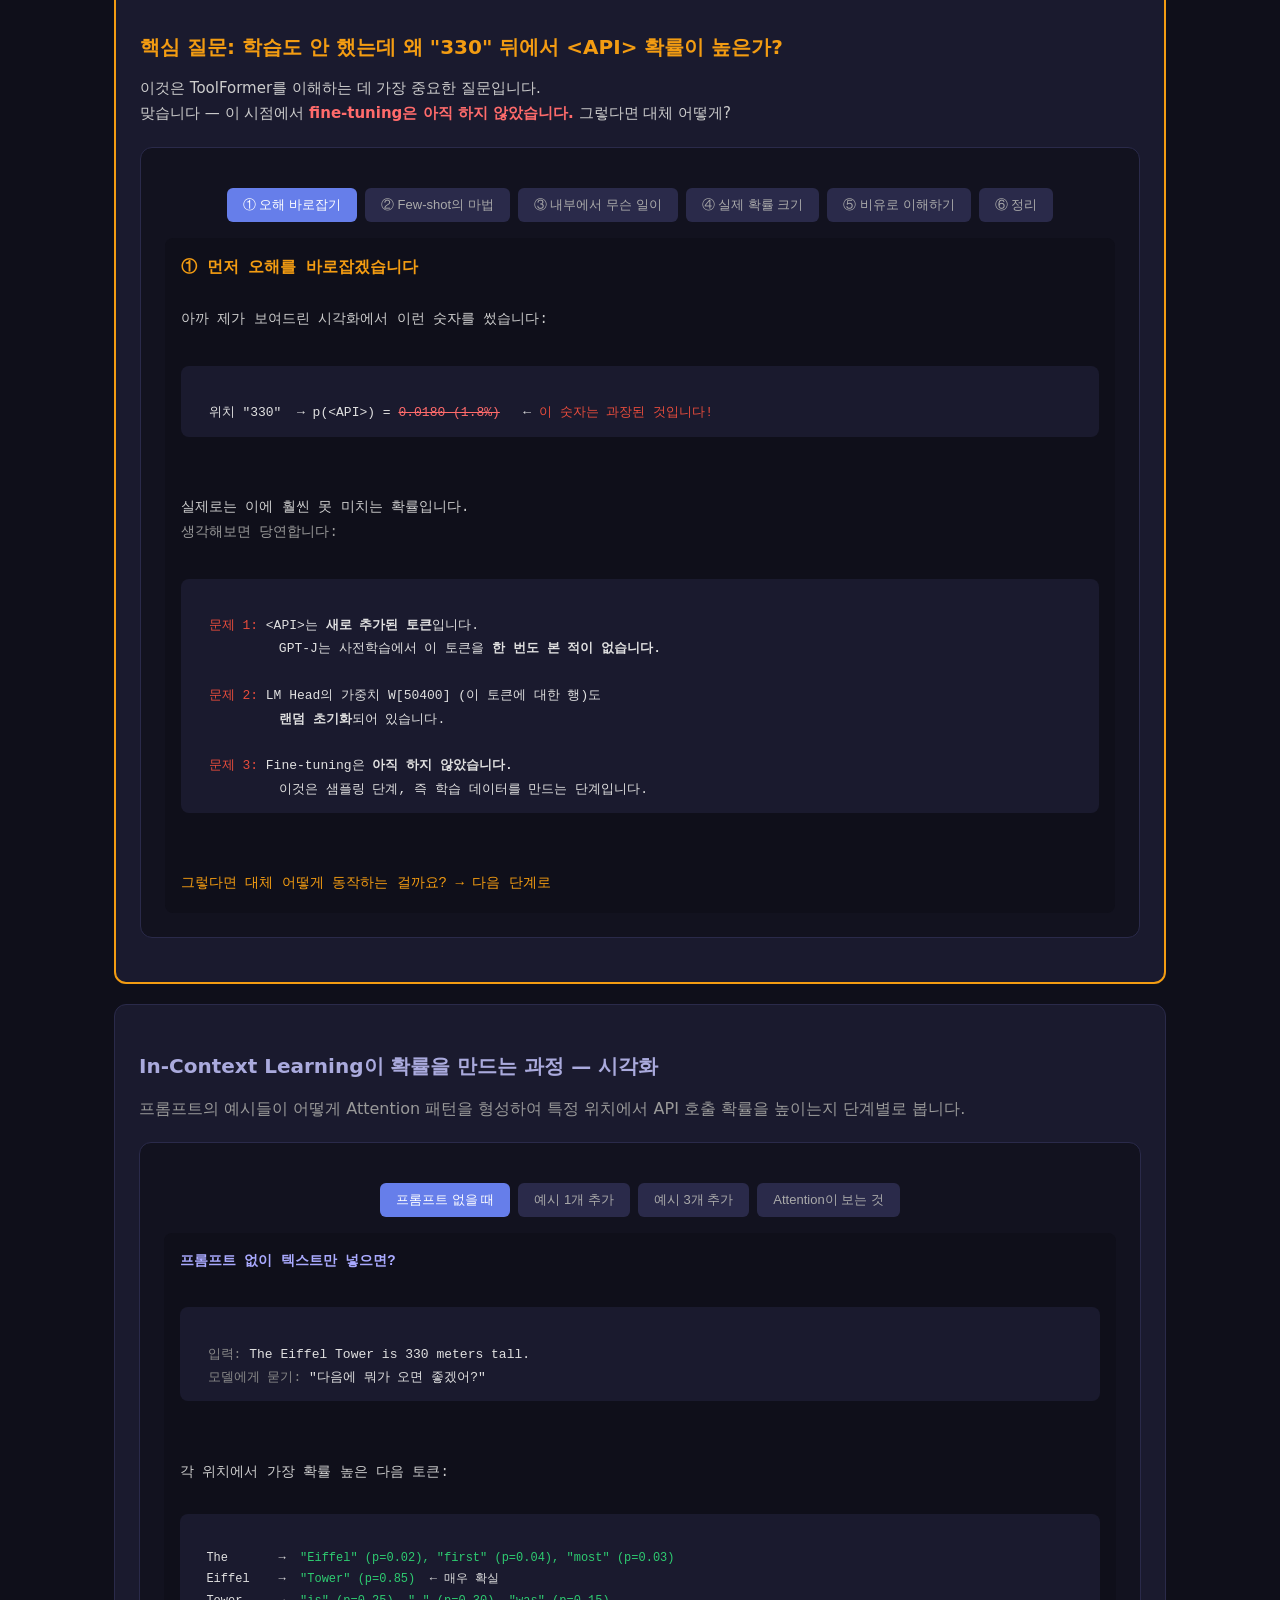
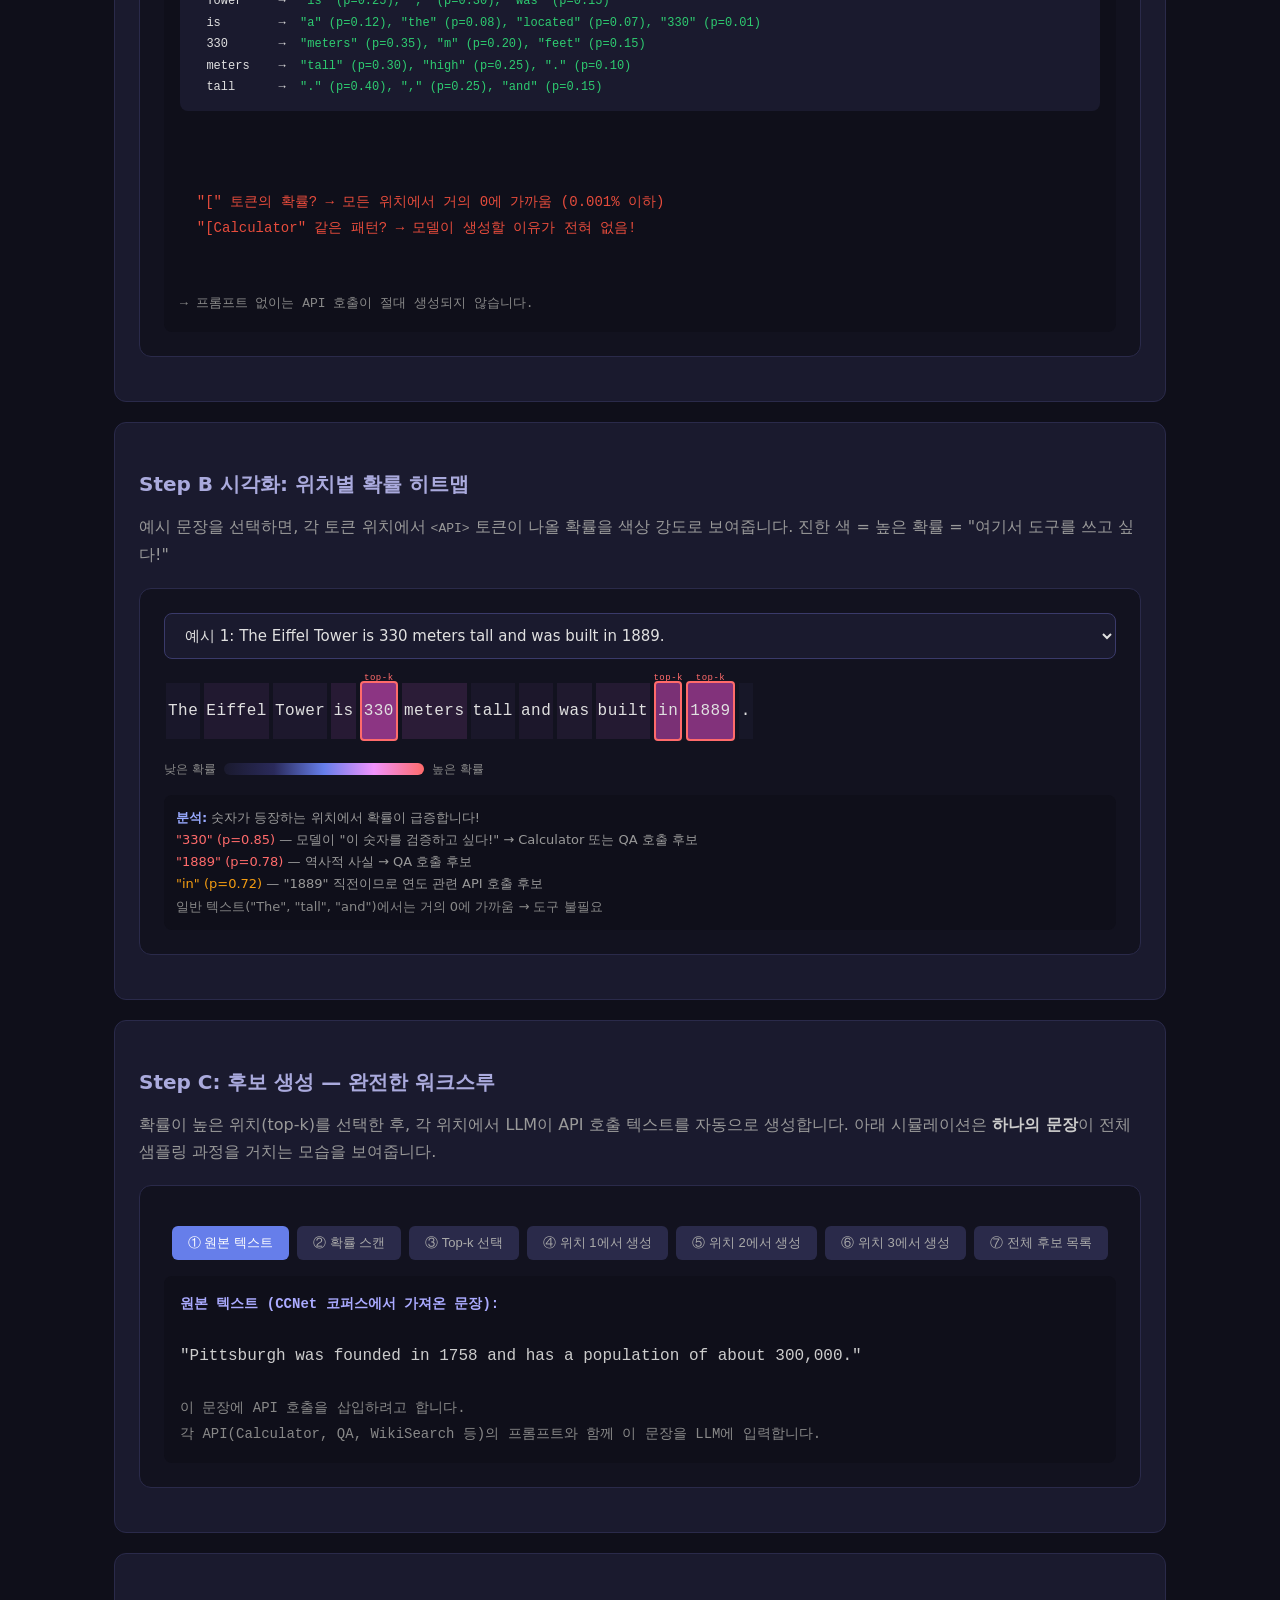
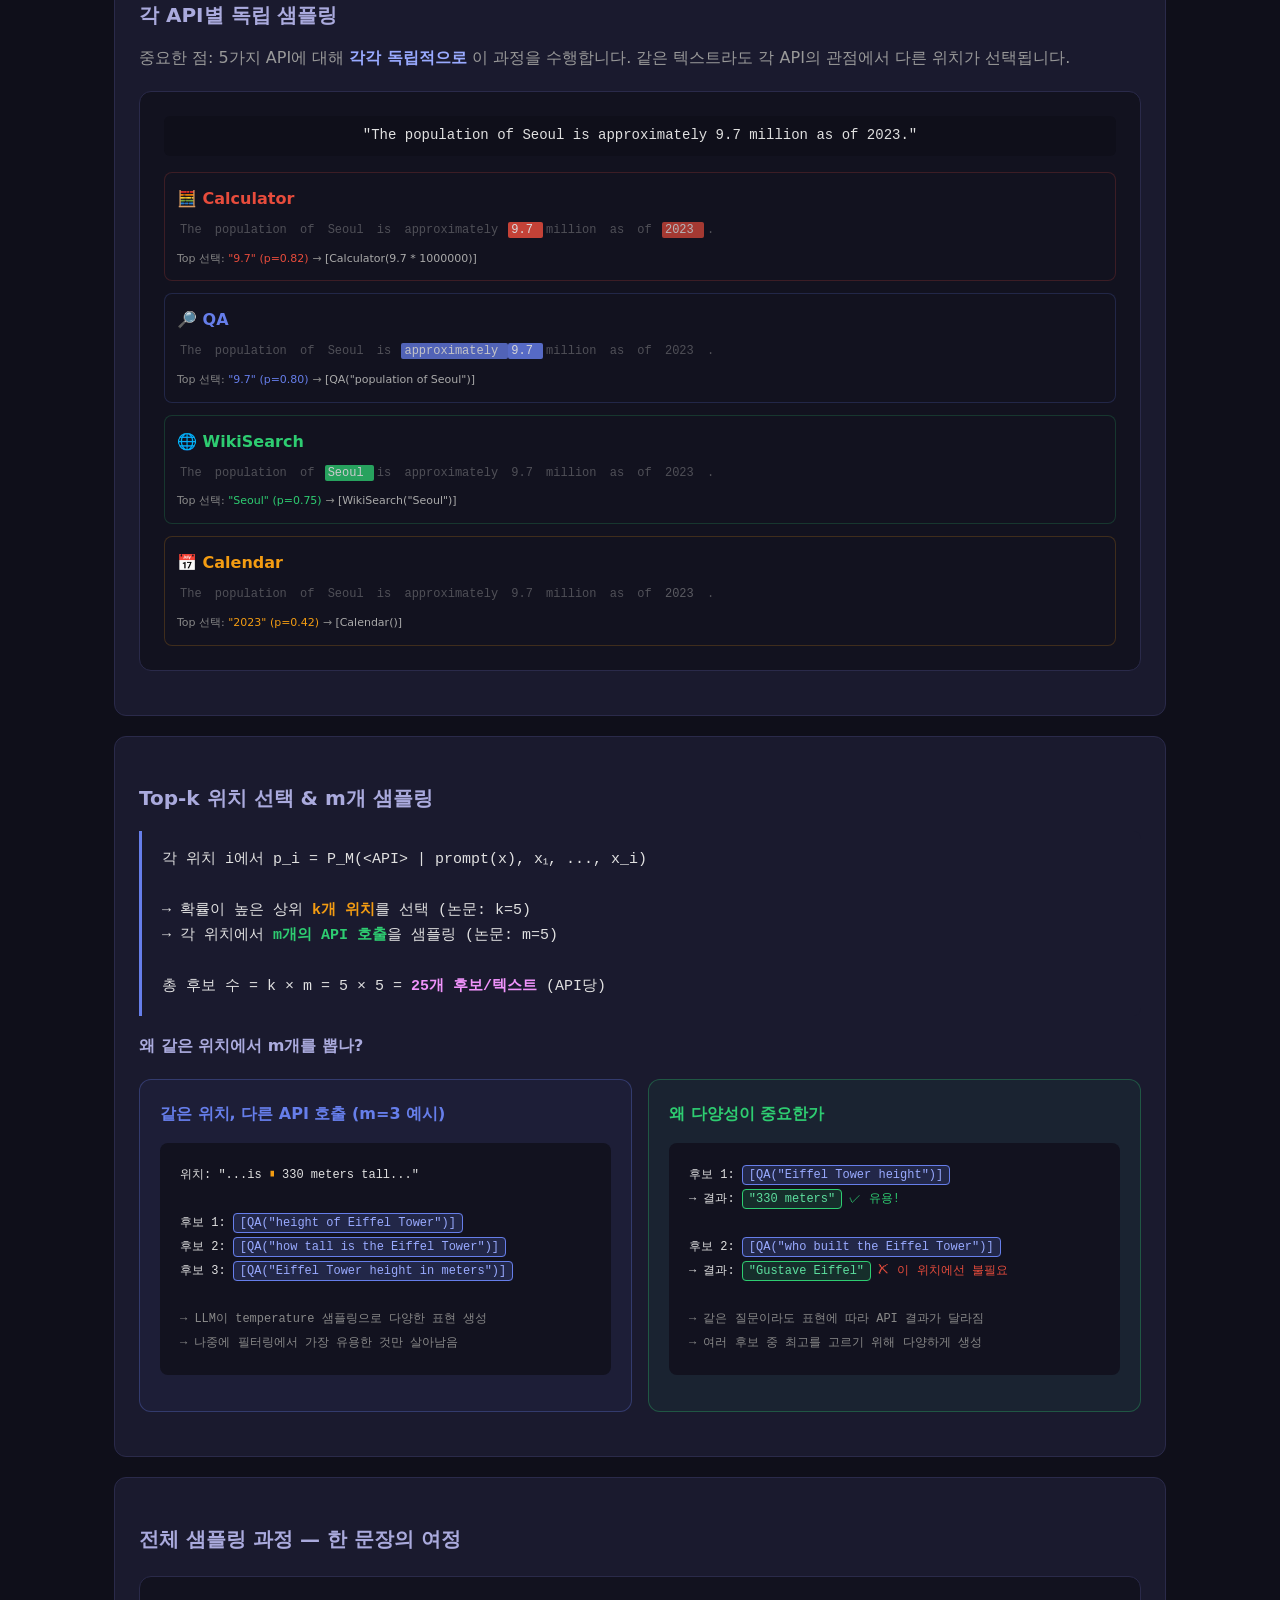
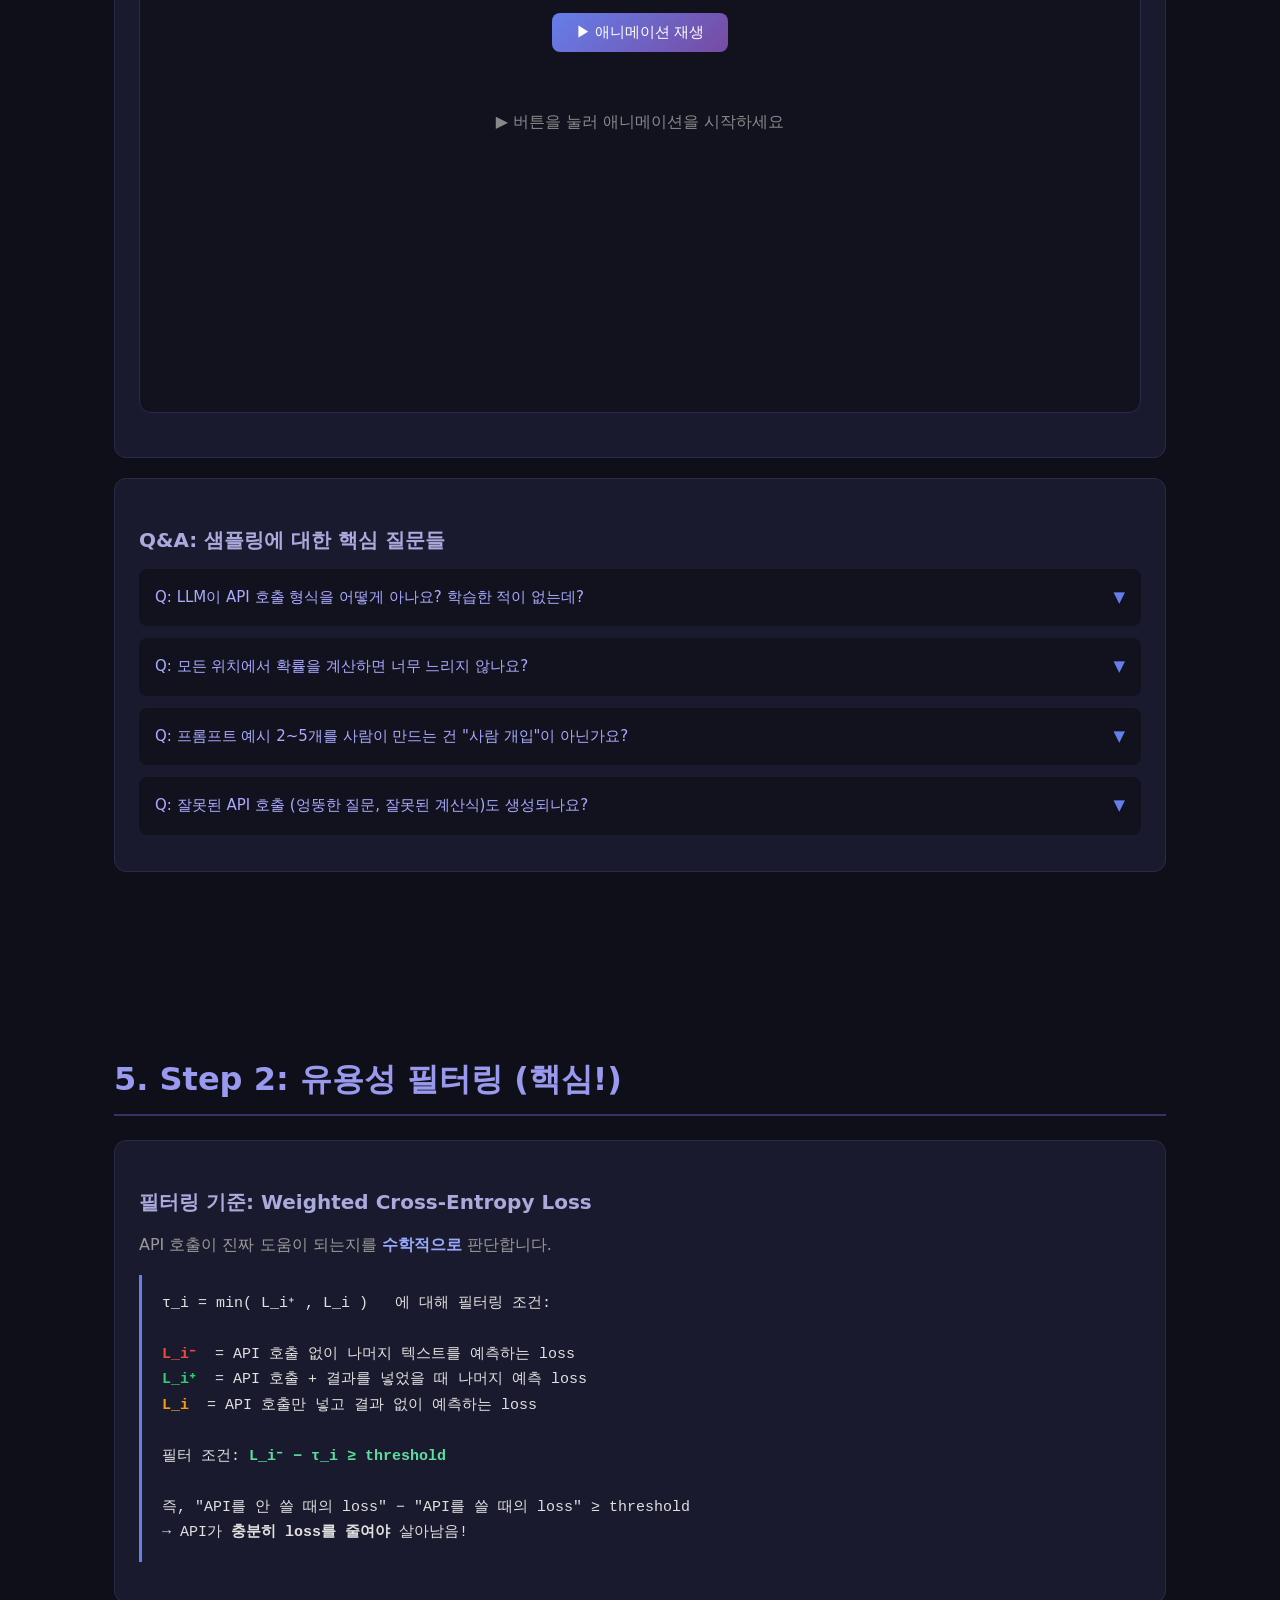
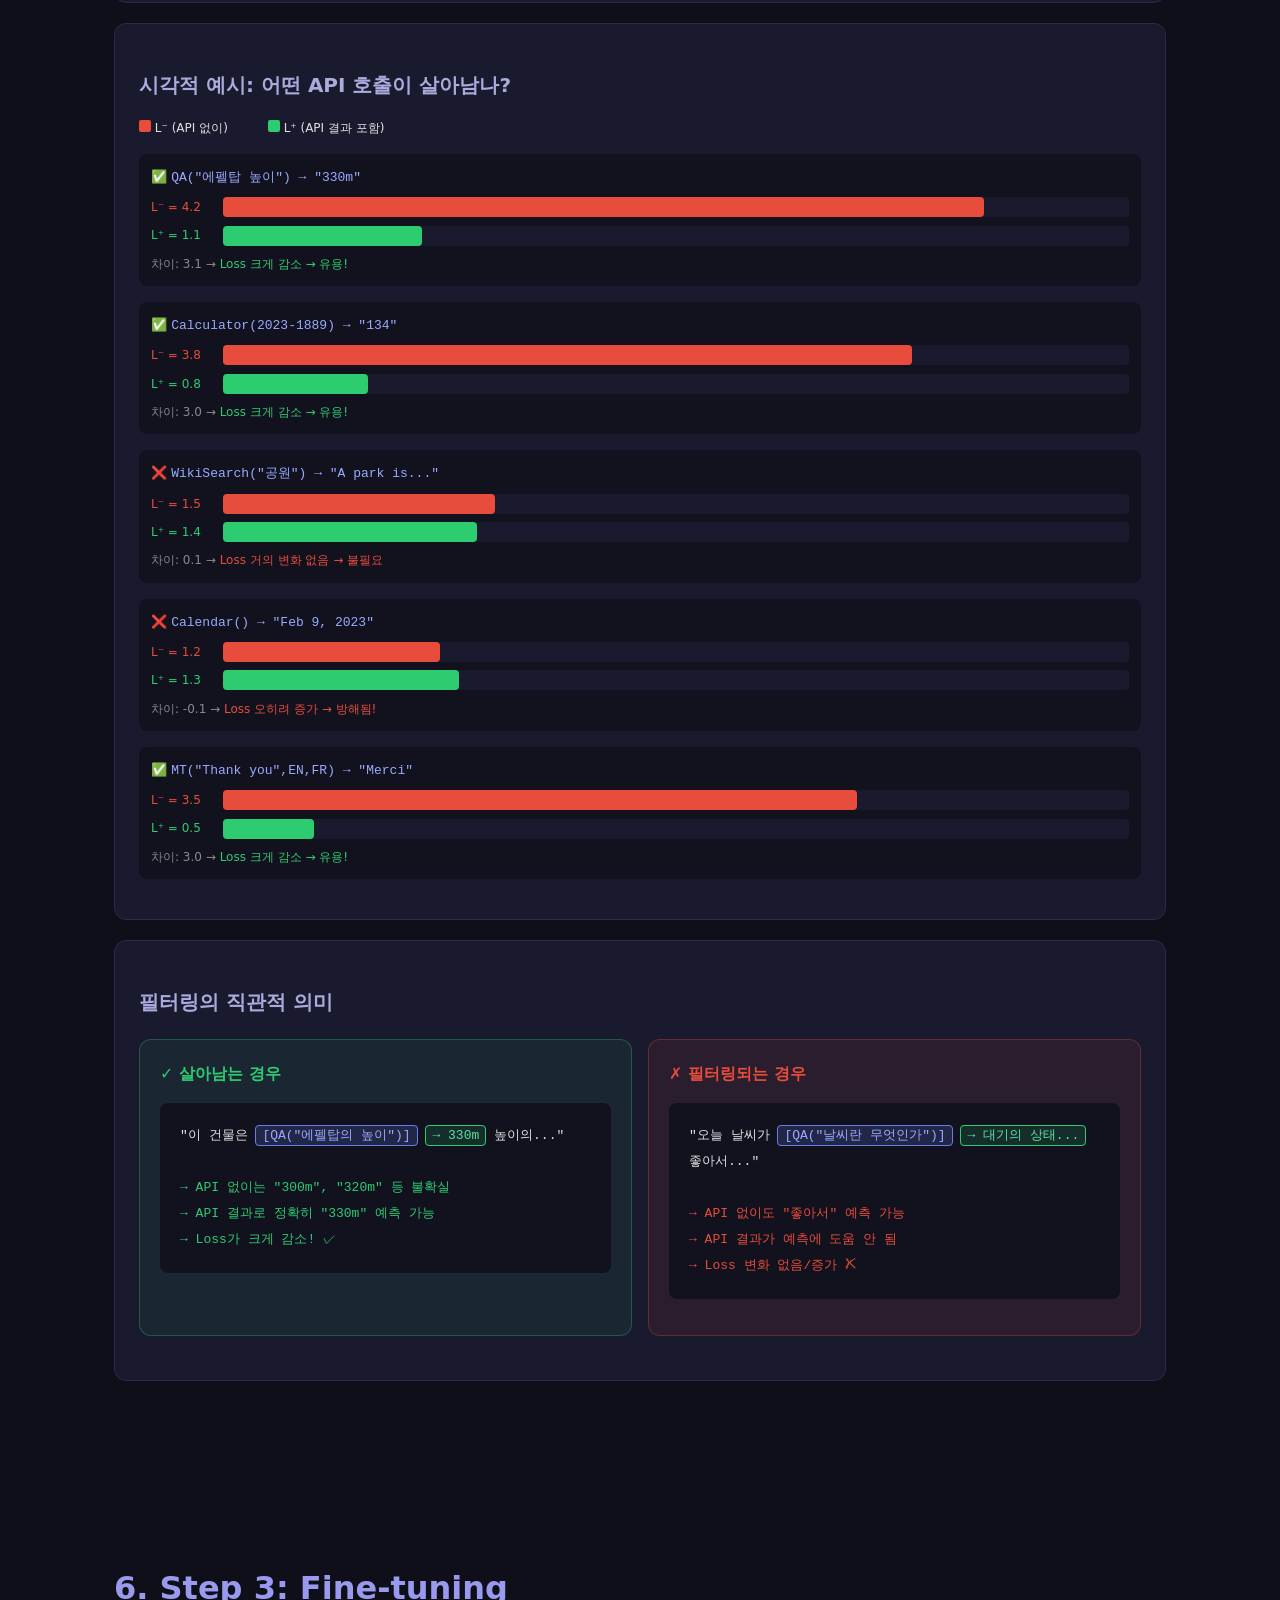
<file: 5. RAG/강의자료(이론)/1일차/ToolFormer.html>
<!DOCTYPE html>
<html lang="ko">
<head>
<meta charset="UTF-8">
<meta name="viewport" content="width=device-width, initial-scale=1.0">
<title>ToolFormer 시각적 가이드</title>
<style>
  * { margin: 0; padding: 0; box-sizing: border-box; }
  body {
    font-family: 'Segoe UI', system-ui, sans-serif;
    background: #0f0f1a;
    color: #e0e0e0;
    line-height: 1.7;
    overflow-x: hidden;
  }

  /* ── Navigation ── */
  nav {
    position: fixed; top: 0; left: 0; right: 0; z-index: 100;
    background: rgba(15,15,26,0.95);
    backdrop-filter: blur(10px);
    border-bottom: 1px solid #2a2a4a;
    padding: 12px 0;
  }
  nav ul {
    display: flex; justify-content: center; gap: 8px;
    list-style: none; flex-wrap: wrap; padding: 0 16px;
  }
  nav a {
    color: #8888cc; text-decoration: none; font-size: 13px;
    padding: 4px 12px; border-radius: 16px;
    transition: all 0.3s;
  }
  nav a:hover, nav a.active { background: #2a2a5a; color: #aaaaff; }

  /* ── Sections ── */
  section {
    max-width: 1100px; margin: 0 auto;
    padding: 100px 24px 60px;
  }
  h1 {
    font-size: 48px; text-align: center;
    background: linear-gradient(135deg, #667eea, #764ba2, #f093fb);
    -webkit-background-clip: text; -webkit-text-fill-color: transparent;
    margin-bottom: 8px;
  }
  h2 {
    font-size: 32px; color: #9999ee;
    border-bottom: 2px solid #333366;
    padding-bottom: 8px; margin-bottom: 24px;
  }
  h3 { font-size: 20px; color: #aaaadd; margin: 20px 0 12px; }
  .subtitle { text-align: center; color: #888; font-size: 18px; margin-bottom: 40px; }

  /* ── Cards ── */
  .card {
    background: #1a1a2e;
    border: 1px solid #2a2a4a;
    border-radius: 12px;
    padding: 24px;
    margin-bottom: 20px;
    transition: transform 0.2s, box-shadow 0.2s;
  }
  .card:hover {
    transform: translateY(-2px);
    box-shadow: 0 8px 30px rgba(102,126,234,0.15);
  }

  /* ── Pipeline Flow ── */
  .pipeline {
    display: flex; align-items: stretch; gap: 0;
    margin: 30px 0; flex-wrap: wrap; justify-content: center;
  }
  .pipe-step {
    flex: 1; min-width: 180px; max-width: 220px;
    background: linear-gradient(135deg, #1e1e3a, #2a2a4a);
    border: 1px solid #3a3a6a;
    border-radius: 12px;
    padding: 20px 16px;
    text-align: center;
    position: relative;
  }
  .pipe-step .step-num {
    position: absolute; top: -14px; left: 50%;
    transform: translateX(-50%);
    background: #667eea; color: #fff;
    width: 28px; height: 28px; border-radius: 50%;
    display: flex; align-items: center; justify-content: center;
    font-weight: bold; font-size: 14px;
  }
  .pipe-step h4 { color: #aaaaff; margin: 8px 0; font-size: 15px; }
  .pipe-step p { font-size: 12px; color: #999; }
  .pipe-arrow {
    display: flex; align-items: center; font-size: 24px; color: #667eea;
    padding: 0 4px;
  }

  /* ── Text Annotation ── */
  .text-example {
    background: #12121f;
    border-radius: 8px;
    padding: 20px;
    margin: 16px 0;
    font-family: 'Courier New', monospace;
    font-size: 15px;
    line-height: 2;
    overflow-x: auto;
  }
  .token { padding: 2px 0; }
  .tool-call {
    background: rgba(102,126,234,0.2);
    border: 1px solid #667eea;
    border-radius: 4px;
    padding: 2px 6px;
    color: #99aaff;
  }
  .tool-result {
    background: rgba(46,204,113,0.15);
    border: 1px solid #2ecc71;
    border-radius: 4px;
    padding: 2px 6px;
    color: #5dde9e;
  }
  .highlight-good { background: rgba(46,204,113,0.15); border-radius: 4px; padding: 2px 4px; }
  .highlight-bad { background: rgba(231,76,60,0.15); border-radius: 4px; padding: 2px 4px; }
  .highlight-neutral { background: rgba(241,196,15,0.15); border-radius: 4px; padding: 2px 4px; }

  /* ── Interactive Demo ── */
  .demo-container {
    background: #12121f;
    border: 1px solid #2a2a4a;
    border-radius: 12px;
    padding: 24px;
    margin: 20px 0;
  }
  .demo-input {
    width: 100%;
    background: #1a1a2e;
    border: 1px solid #3a3a6a;
    color: #e0e0e0;
    padding: 12px 16px;
    border-radius: 8px;
    font-size: 15px;
    font-family: inherit;
  }
  .demo-input:focus { outline: none; border-color: #667eea; }
  select.demo-input { cursor: pointer; }
  button.demo-btn {
    background: linear-gradient(135deg, #667eea, #764ba2);
    color: white; border: none;
    padding: 10px 24px; border-radius: 8px;
    font-size: 15px; cursor: pointer;
    margin-top: 12px;
    transition: opacity 0.2s;
  }
  button.demo-btn:hover { opacity: 0.9; }
  .demo-output {
    margin-top: 16px;
    padding: 16px;
    background: #0f0f1a;
    border-radius: 8px;
    min-height: 60px;
    white-space: pre-wrap;
    font-family: 'Courier New', monospace;
    font-size: 14px;
    line-height: 1.8;
  }

  /* ── Comparison Table ── */
  .comparison {
    display: grid;
    grid-template-columns: 1fr 1fr;
    gap: 16px;
    margin: 20px 0;
  }
  .compare-col { padding: 20px; border-radius: 12px; }
  .compare-col.before {
    background: rgba(231,76,60,0.08);
    border: 1px solid rgba(231,76,60,0.3);
  }
  .compare-col.after {
    background: rgba(46,204,113,0.08);
    border: 1px solid rgba(46,204,113,0.3);
  }
  .compare-col h4 { margin-bottom: 12px; }
  .compare-col.before h4 { color: #e74c3c; }
  .compare-col.after h4 { color: #2ecc71; }

  /* ── Diagram: Loss Filtering ── */
  .loss-bar-container { margin: 16px 0; }
  .loss-bar-row {
    display: flex; align-items: center; gap: 12px;
    margin: 8px 0; font-size: 14px;
  }
  .loss-bar-label { width: 260px; font-family: monospace; font-size: 13px; }
  .loss-bar {
    height: 24px; border-radius: 4px;
    display: flex; align-items: center;
    padding-left: 8px; font-size: 12px; color: #fff;
    transition: width 0.6s ease;
  }
  .loss-bar.high { background: #e74c3c; }
  .loss-bar.medium { background: #f39c12; }
  .loss-bar.low { background: #2ecc71; }

  /* ── Tool Grid ── */
  .tool-grid {
    display: grid;
    grid-template-columns: repeat(auto-fit, minmax(300px, 1fr));
    gap: 16px;
    margin: 20px 0;
  }
  .tool-card {
    background: #1a1a2e;
    border: 1px solid #2a2a4a;
    border-radius: 12px;
    padding: 20px;
    transition: border-color 0.3s;
  }
  .tool-card:hover { border-color: #667eea; }
  .tool-icon { font-size: 32px; margin-bottom: 8px; }
  .tool-card h4 { color: #aaaaff; margin-bottom: 8px; }
  .tool-card code {
    display: block;
    background: #12121f;
    padding: 10px;
    border-radius: 6px;
    margin: 8px 0;
    font-size: 13px;
    color: #99aaff;
  }

  /* ── Animation: Training Flow ── */
  .flow-animation {
    position: relative;
    height: 400px;
    background: #12121f;
    border-radius: 12px;
    overflow: hidden;
    margin: 20px 0;
  }
  .flow-node {
    position: absolute;
    background: #1e1e3a;
    border: 2px solid #3a3a6a;
    border-radius: 10px;
    padding: 12px 16px;
    font-size: 13px;
    text-align: center;
    transition: all 0.3s;
  }
  .flow-node.active {
    border-color: #667eea;
    box-shadow: 0 0 20px rgba(102,126,234,0.3);
  }
  .flow-node .node-title { color: #aaaaff; font-weight: bold; font-size: 14px; }
  .flow-node .node-desc { color: #888; font-size: 11px; margin-top: 4px; }

  canvas.flow-canvas {
    position: absolute;
    top: 0; left: 0;
    width: 100%; height: 100%;
    pointer-events: none;
  }

  /* ── Progress / Stepper ── */
  .stepper {
    display: flex; justify-content: center; gap: 8px;
    margin: 16px 0;
  }
  .stepper button {
    background: #2a2a4a; color: #aaa; border: none;
    padding: 8px 16px; border-radius: 6px; cursor: pointer;
    font-size: 13px;
  }
  .stepper button.active { background: #667eea; color: #fff; }
  .stepper button:hover { background: #3a3a6a; }

  /* ── Math ── */
  .math {
    background: #1a1a2e;
    border-left: 3px solid #667eea;
    padding: 16px 20px;
    margin: 16px 0;
    border-radius: 0 8px 8px 0;
    font-family: 'Courier New', monospace;
    font-size: 15px;
    overflow-x: auto;
  }

  /* ── Responsive ── */
  @media (max-width: 768px) {
    h1 { font-size: 32px; }
    .comparison { grid-template-columns: 1fr; }
    .pipeline { flex-direction: column; align-items: center; }
    .pipe-arrow { transform: rotate(90deg); }
    section { padding: 80px 16px 40px; }
  }

  /* ── Scroll animation ── */
  .fade-in {
    opacity: 0; transform: translateY(30px);
    transition: opacity 0.6s ease, transform 0.6s ease;
  }
  .fade-in.visible { opacity: 1; transform: translateY(0); }
</style>
</head>
<body>

<!-- Navigation -->
<nav>
  <ul>
    <li><a href="#overview">개요</a></li>
    <li><a href="#motivation">동기</a></li>
    <li><a href="#tools">도구들</a></li>
    <li><a href="#pipeline">파이프라인</a></li>
    <li><a href="#sampling">API 샘플링</a></li>
    <li><a href="#filtering">필터링</a></li>
    <li><a href="#training">학습</a></li>
    <li><a href="#inference">추론</a></li>
    <li><a href="#demo">데모</a></li>
    <li><a href="#results">결과</a></li>
  </ul>
</nav>

<!-- ═══════════════════════════════════════════ -->
<!-- Section 0: Overview -->
<!-- ═══════════════════════════════════════════ -->
<section id="overview">
  <h1>ToolFormer</h1>
  <p class="subtitle">LLM이 스스로 도구 사용법을 배우는 방법</p>
  <p class="subtitle" style="font-size:14px; color:#666;">
    Schick et al., Meta AI Research, 2023
  </p>

  <div class="card fade-in">
    <h3>핵심 아이디어 한 줄 요약</h3>
    <p style="font-size:18px; color:#ccc; text-align:center; padding:16px;">
      LLM이 <strong style="color:#99aaff;">자기 지도 학습(self-supervised)</strong>으로<br>
      텍스트 중간에 <strong style="color:#5dde9e;">API 호출</strong>을 삽입하는 법을 배운다.
    </p>
  </div>

  <div class="comparison fade-in">
    <div class="compare-col before">
      <h4>기존 접근법의 한계</h4>
      <ul style="font-size:14px; line-height:2;">
        <li>대량의 사람이 만든 도구 사용 데모 필요</li>
        <li>특정 도구에 종속된 학습</li>
        <li>모델 능력 자체를 제한 (도구에 의존)</li>
        <li>도구 사용 시점을 사람이 결정</li>
      </ul>
    </div>
    <div class="compare-col after">
      <h4>ToolFormer의 혁신</h4>
      <ul style="font-size:14px; line-height:2;">
        <li>사람의 annotation 없이 자동 학습</li>
        <li>다양한 도구를 통합적으로 학습</li>
        <li>도구가 도움될 때만 선택적 사용</li>
        <li>모델이 <strong>스스로</strong> 언제 어떤 도구를 쓸지 결정</li>
      </ul>
    </div>
  </div>
</section>

<!-- ═══════════════════════════════════════════ -->
<!-- Section 1: Motivation -->
<!-- ═══════════════════════════════════════════ -->
<section id="motivation">
  <h2 class="fade-in">1. 왜 도구가 필요한가?</h2>

  <div class="card fade-in">
    <h3>LLM의 근본적 한계들</h3>
    <div class="tool-grid">
      <div class="tool-card">
        <div class="tool-icon">🧮</div>
        <h4>산술 능력 부족</h4>
        <p style="font-size:13px; color:#999;">
          "593 × 472 = ?" 같은 단순 계산도 자주 틀림.
          파라미터에 계산 로직이 정확히 인코딩되지 않음.
        </p>
        <code>Q: 593 × 472 = ?<br>LLM: 279,896 ❌<br>정답: 279,896... 아, 맞을 때도 있지만<br>큰 수에서는 불안정!</code>
      </div>
      <div class="tool-card">
        <div class="tool-icon">📅</div>
        <h4>최신 정보 부재</h4>
        <p style="font-size:13px; color:#999;">
          학습 데이터 이후의 사건, 날짜, 사실을 모름.
          "오늘 날씨"나 "최근 뉴스"에 답할 수 없음.
        </p>
        <code>Q: 현재 미국 대통령은?<br>LLM: (학습 시점 기준으로 답변)<br>→ 최신 정보 반영 불가</code>
      </div>
      <div class="tool-card">
        <div class="tool-icon">🌐</div>
        <h4>사실 확인 불가</h4>
        <p style="font-size:13px; color:#999;">
          Hallucination 문제 — 그럴듯하지만 틀린 정보를 자신있게 생성.
        </p>
        <code>Q: 에펠탑의 높이는?<br>LLM: 324m (맞을 수도, 틀릴 수도)<br>→ 검증 수단이 없음</code>
      </div>
      <div class="tool-card">
        <div class="tool-icon">🔄</div>
        <h4>번역 품질 한계</h4>
        <p style="font-size:13px; color:#999;">
          저자원 언어(low-resource language) 번역에서 품질 저하.
          전문 번역 API가 더 정확한 경우 많음.
        </p>
        <code>Q: "안녕하세요"를 스와힐리어로?<br>LLM: (불확실한 번역)<br>번역 API: "Habari" ✓</code>
      </div>
    </div>
  </div>

  <div class="card fade-in">
    <h3>해결책: 외부 도구 + LLM</h3>
    <p style="color:#999; margin-bottom:16px;">
      사람이 계산기, 검색엔진, 달력을 쓰듯이 — LLM도 도구를 쓰면 됩니다!
    </p>
    <div class="text-example">
      <span class="token">피츠버그는 </span>
      <span class="tool-call">[QA("피츠버그의 설립 연도")]</span>
      <span class="tool-result">→ 1758</span>
      <span class="token"> 년에 설립된 도시로,</span><br>
      <span class="token">현재까지 약 </span>
      <span class="tool-call">[Calculator(2023 - 1758)]</span>
      <span class="tool-result">→ 265</span>
      <span class="token"> 년의 역사를 가지고 있습니다.</span>
    </div>
  </div>
</section>

<!-- ═══════════════════════════════════════════ -->
<!-- Section 2: Tools -->
<!-- ═══════════════════════════════════════════ -->
<section id="tools">
  <h2 class="fade-in">2. 사용하는 도구들 (5가지 API)</h2>

  <div class="tool-grid fade-in">
    <div class="tool-card">
      <div class="tool-icon">🔎</div>
      <h4>Question Answering (QA)</h4>
      <p style="font-size:13px; color:#999;">Atlas 모델 기반 사실 질의응답</p>
      <code>[QA("에펠탑을 설계한 사람은?")] → "귀스타브 에펠"</code>
      <p style="font-size:12px; color:#666; margin-top:8px;">
        <strong>용도:</strong> 위키피디아 등의 지식 검색, 사실 확인
      </p>
    </div>
    <div class="tool-card">
      <div class="tool-icon">🧮</div>
      <h4>Calculator</h4>
      <p style="font-size:13px; color:#999;">수학 표현식을 정확히 계산</p>
      <code>[Calculator(593 * 472)] → 279,896</code>
      <p style="font-size:12px; color:#666; margin-top:8px;">
        <strong>용도:</strong> 사칙연산, 비율, 날짜 차이 등 정확한 계산
      </p>
    </div>
    <div class="tool-card">
      <div class="tool-icon">📅</div>
      <h4>Calendar</h4>
      <p style="font-size:13px; color:#999;">현재 날짜/시간 정보 제공</p>
      <code>[Calendar()] → "Today is February 9, 2023"</code>
      <p style="font-size:12px; color:#666; margin-top:8px;">
        <strong>용도:</strong> "오늘", "내일", "지난주" 등 시간 관련 질문
      </p>
    </div>
    <div class="tool-card">
      <div class="tool-icon">🌐</div>
      <h4>Wikipedia Search</h4>
      <p style="font-size:13px; color:#999;">위키피디아 문서 검색 & 요약 반환</p>
      <code>[WikiSearch("Transformer model")] → "The Transformer is a deep learning..."</code>
      <p style="font-size:12px; color:#666; margin-top:8px;">
        <strong>용도:</strong> 구체적 사실, 배경 지식 조회
      </p>
    </div>
    <div class="tool-card">
      <div class="tool-icon">🌍</div>
      <h4>Machine Translation</h4>
      <p style="font-size:13px; color:#999;">200개 언어 지원 (NLLB 모델 기반)</p>
      <code>[MT("Thank you", English, Korean)] → "감사합니다"</code>
      <p style="font-size:12px; color:#666; margin-top:8px;">
        <strong>용도:</strong> 저자원 언어 번역, 정확한 번역 필요시
      </p>
    </div>
  </div>

  <div class="card fade-in">
    <h3>통합 API 호출 형식</h3>
    <div class="math">
      e(api_name, input) → output<br><br>
      예시: e(Calculator, 593 * 472) → 279896<br>
      예시: e(QA, "수도 of France") → Paris<br><br>
      텍스트 내 표현:<br>
      ... 텍스트 [api_name(input) → output] 텍스트 계속 ...
    </div>
    <p style="font-size:13px; color:#888; margin-top:12px;">
      특수 토큰 <code style="color:#99aaff;">&lt;API&gt;</code> 와 <code style="color:#99aaff;">&lt;/API&gt;</code> 로 API 호출 영역을 감쌉니다.
    </p>
  </div>
</section>

<!-- ═══════════════════════════════════════════ -->
<!-- Section 3: Pipeline Overview -->
<!-- ═══════════════════════════════════════════ -->
<section id="pipeline">
  <h2 class="fade-in">3. 전체 파이프라인</h2>

  <div class="pipeline fade-in">
    <div class="pipe-step">
      <div class="step-num">1</div>
      <h4>API 호출 샘플링</h4>
      <p>LLM에게 "여기서 도구를 쓸 수 있다면?"이라고 프롬프팅하여 후보 API 호출을 생성</p>
    </div>
    <div class="pipe-arrow">→</div>
    <div class="pipe-step">
      <div class="step-num">2</div>
      <h4>API 실행</h4>
      <p>실제로 각 API를 호출하여 결과값을 얻음</p>
    </div>
    <div class="pipe-arrow">→</div>
    <div class="pipe-step">
      <div class="step-num">3</div>
      <h4>유용성 필터링</h4>
      <p>API 호출이 다음 토큰 예측에 도움이 되는지 Loss로 판단</p>
    </div>
    <div class="pipe-arrow">→</div>
    <div class="pipe-step">
      <div class="step-num">4</div>
      <h4>Fine-tuning</h4>
      <p>필터링된 데이터로 LLM을 학습 → ToolFormer 완성!</p>
    </div>
  </div>

  <div class="card fade-in">
    <h3>핵심 통찰</h3>
    <p style="color:#ccc;">
      이 전체 과정에서 <strong style="color:#5dde9e;">사람의 개입이 없습니다</strong>.
      LLM 자체의 언어 모델링 능력(few-shot prompting)을 이용해 API 호출 후보를 만들고,
      <strong style="color:#99aaff;">perplexity 감소</strong>라는 객관적 기준으로 유용한 것만 걸러냅니다.
    </p>
  </div>
</section>

<!-- ═══════════════════════════════════════════ -->
<!-- Section 4: API Call Sampling (DEEP DIVE) -->
<!-- ═══════════════════════════════════════════ -->
<section id="sampling">
  <h2 class="fade-in">4. Step 1: API 호출 샘플링 (상세)</h2>

  <!-- ── 4-0: 큰 그림 ── -->
  <div class="card fade-in">
    <h3>사람 없이 어떻게? — 핵심 아이디어</h3>
    <p style="color:#ccc; margin-bottom:16px; font-size:16px;">
      ToolFormer의 천재적인 점은 <strong style="color:#f093fb;">LLM 자기 자신</strong>을 이용해
      학습 데이터를 만든다는 것입니다. 3단계로 나뉩니다:
    </p>
    <div class="pipeline">
      <div class="pipe-step" style="border-color:#f39c12;">
        <div class="step-num" style="background:#f39c12;">A</div>
        <h4>Few-shot 프롬프트</h4>
        <p>"이런 식으로 API를 쓸 수 있어" 라는 예시를 몇 개 보여줌</p>
      </div>
      <div class="pipe-arrow">→</div>
      <div class="pipe-step" style="border-color:#667eea;">
        <div class="step-num" style="background:#667eea;">B</div>
        <h4>위치별 확률 계산</h4>
        <p>텍스트의 모든 위치에서 "&lt;API&gt;" 토큰이 나올 확률 측정</p>
      </div>
      <div class="pipe-arrow">→</div>
      <div class="pipe-step" style="border-color:#2ecc71;">
        <div class="step-num" style="background:#2ecc71;">C</div>
        <h4>후보 생성</h4>
        <p>확률 높은 위치에서 실제 API 호출 텍스트를 여러 개 생성</p>
      </div>
    </div>
    <p style="color:#888; font-size:13px; text-align:center;">
      이 전체 과정에서 사람이 하는 일은 <strong style="color:#f39c12;">API별 프롬프트 예시 몇 개를 작성</strong>하는 것뿐입니다.
      (각 API당 2~5개) — 이것은 annotation이 아니라 API의 "사용법 설명서"에 해당합니다.
    </p>
  </div>

  <!-- ── 4-1: 실제 프롬프트 템플릿 ── -->
  <div class="card fade-in">
    <h3>Step A: 실제 Few-shot 프롬프트 (논문에서 사용된 것)</h3>
    <p style="color:#999; margin-bottom:16px;">
      각 API마다 "이 API는 이렇게 쓰는 거야"라는 설명 + 예시를 담은 프롬프트를 만듭니다.
      탭을 클릭하여 각 API의 실제 프롬프트를 확인하세요.
    </p>

    <div id="prompt-tabs" style="margin-bottom:12px;">
      <div class="stepper" style="flex-wrap:wrap;">
        <button onclick="showPromptTab('calc')" class="active" id="ptab-calc">🧮 Calculator</button>
        <button onclick="showPromptTab('qa')" id="ptab-qa">🔎 QA</button>
        <button onclick="showPromptTab('wiki')" id="ptab-wiki">🌐 WikiSearch</button>
        <button onclick="showPromptTab('mt')" id="ptab-mt">🌍 Translation</button>
        <button onclick="showPromptTab('cal')" id="ptab-cal">📅 Calendar</button>
      </div>
    </div>

    <div id="prompt-display" class="text-example" style="font-size:13px; min-height:200px;"></div>

    <div style="margin-top:16px; padding:16px; background:rgba(102,126,234,0.08); border:1px solid rgba(102,126,234,0.2); border-radius:8px;">
      <p style="color:#99aaff; font-size:14px;">
        <strong>왜 이게 "사람 개입 없음"인가요?</strong>
      </p>
      <p style="color:#999; font-size:13px; margin-top:8px;">
        이 프롬프트는 API의 <em>사용법</em>만 알려줍니다. "이 텍스트의 이 위치에서 이 API를 써라"라고
        지정하지 않습니다. 마치 사람에게 "계산기는 이렇게 쓰는 거야"라고 가르치는 것과 같습니다.
        <strong>어디서 쓸지, 어떤 입력을 넣을지는 모델이 스스로 판단</strong>합니다.
      </p>
    </div>
  </div>

  <!-- ── 4-2: 위치별 확률 계산 — 상세 (DEEP DIVE) ── -->
  <div class="card fade-in">
    <h3>Step B: 위치별 확률 계산 — 원리</h3>
    <p style="color:#999; margin-bottom:16px;">
      프롬프트 + 원본 텍스트를 LLM에 넣고, 텍스트의 <strong>매 토큰 사이</strong>에서
      다음 토큰이 <code style="color:#99aaff;">&lt;API&gt;</code> 일 확률을 구합니다.
    </p>

    <div class="math">
      텍스트 x = [x₁, x₂, ..., xₙ] 이 주어졌을 때,<br><br>
      각 위치 i (= 1, 2, ..., n) 에서:<br>
      <strong style="color:#667eea;">p_i = P_M( &lt;API&gt; | P(e), x₁, x₂, ..., x_i )</strong><br><br>
      여기서 P(e) = API 사용법을 알려주는 few-shot 프롬프트<br>
      P_M = 사전학습된 LLM (GPT-J 6.7B)<br><br>
      직관: "이 위치까지 읽었을 때, 모델이 API 호출을 시작하고 싶어하는 정도"
    </div>
  </div>

  <!-- ── 4-2b: Transformer 내부에서 확률 계산이 어떻게 되는가 ── -->
  <div class="card fade-in">
    <h3>Deep Dive: GPT-J 내부에서 정확히 무슨 일이 일어나는가?</h3>
    <p style="color:#999; margin-bottom:16px;">
      "확률을 계산한다"는 말이 추상적으로 느껴질 수 있습니다.
      Transformer의 내부 동작을 단계별로 시각화해 보겠습니다.
    </p>

    <div id="transformer-deep-dive" class="demo-container">
      <div class="stepper" style="flex-wrap:wrap;">
        <button onclick="showTransformerStep(0)" class="active" id="tf-btn-0">① 토크나이징</button>
        <button onclick="showTransformerStep(1)" id="tf-btn-1">② 입력 구성</button>
        <button onclick="showTransformerStep(2)" id="tf-btn-2">③ Forward Pass</button>
        <button onclick="showTransformerStep(3)" id="tf-btn-3">④ Logits 출력</button>
        <button onclick="showTransformerStep(4)" id="tf-btn-4">⑤ Softmax</button>
        <button onclick="showTransformerStep(5)" id="tf-btn-5">⑥ &lt;API&gt; 확률 추출</button>
        <button onclick="showTransformerStep(6)" id="tf-btn-6">⑦ 전체 그림</button>
      </div>
      <div id="transformer-display" class="demo-output" style="min-height:250px;"></div>
    </div>
  </div>

  <!-- ── 4-2c: <API> 토큰이란? ── -->
  <div class="card fade-in">
    <h3>핵심: &lt;API&gt; 토큰은 어디서 왔는가?</h3>
    <p style="color:#999; margin-bottom:16px;">
      GPT-J의 원래 vocabulary에는 <code>&lt;API&gt;</code> 토큰이 없습니다.
      ToolFormer가 <strong style="color:#f39c12;">특수 토큰을 추가</strong>합니다.
    </p>

    <div class="comparison">
      <div class="compare-col before">
        <h4 style="color:#e74c3c;">원래 GPT-J vocabulary</h4>
        <div class="text-example" style="font-size:12px;">
          총 50,400개 토큰:<br><br>
          [0] "&lt;|endoftext|&gt;"<br>
          [1] "!"<br>
          [2] "\""<br>
          ... (일반 텍스트 토큰들)<br>
          [262] " the"<br>
          [318] " a"<br>
          ... <br>
          [50,399] (마지막 토큰)<br><br>
          <span style="color:#e74c3c;">&lt;API&gt; 토큰 없음!</span>
        </div>
      </div>
      <div class="compare-col after">
        <h4 style="color:#2ecc71;">ToolFormer가 확장한 vocabulary</h4>
        <div class="text-example" style="font-size:12px;">
          총 50,400 + 2 = <strong>50,402개</strong> 토큰:<br><br>
          [0] "&lt;|endoftext|&gt;"<br>
          ... (기존 50,400개 그대로)<br>
          [50,399] (기존 마지막 토큰)<br><br>
          <span style="color:#2ecc71;">[50,400] "&lt;API&gt;"</span>  ← 새로 추가!<br>
          <span style="color:#2ecc71;">[50,401] "&lt;/API&gt;"</span> ← 새로 추가!<br><br>
          Embedding layer도 2행 추가됨
        </div>
      </div>
    </div>

    <div style="margin-top:16px; padding:16px; background:rgba(102,126,234,0.08); border:1px solid rgba(102,126,234,0.2); border-radius:8px;">
      <p style="color:#99aaff; font-size:14px;">
        <strong>새 토큰의 임베딩은 어떻게 초기화하나?</strong>
      </p>
      <p style="color:#999; font-size:13px; margin-top:8px;">
        랜덤 초기화 또는 기존 유사 토큰의 임베딩으로 초기화합니다.
        처음에는 <code>&lt;API&gt;</code> 토큰의 확률이 매우 낮지만, few-shot 프롬프트에서
        이 토큰이 사용되는 패턴을 보여주면 LLM의 in-context learning 능력으로
        "이 토큰이 여기에 올 수 있겠다"고 판단할 수 있게 됩니다.
        Fine-tuning 단계에서 이 임베딩이 정식으로 학습됩니다.
      </p>
    </div>
  </div>

  <!-- ── 4-2d: 왜 한 번의 Forward Pass로 모든 위치를 동시에? ── -->
  <div class="card fade-in">
    <h3>왜 한 번의 Forward Pass로 충분한가?</h3>
    <p style="color:#999; margin-bottom:16px;">
      텍스트가 n개의 토큰이면, n번 모델을 돌려야 하는 것 아닌가?
      <strong style="color:#2ecc71;">아닙니다!</strong> Transformer의 구조 덕분에 한 번이면 됩니다.
    </p>

    <div id="causal-mask-demo" class="demo-container">
      <div class="stepper">
        <button onclick="showCausalStep(0)" class="active" id="cm-btn-0">Naive 방법 (느림)</button>
        <button onclick="showCausalStep(1)" id="cm-btn-1">Causal Mask (빠름)</button>
        <button onclick="showCausalStep(2)" id="cm-btn-2">실제 계산 예시</button>
      </div>
      <div id="causal-display" class="demo-output" style="min-height:220px;"></div>
    </div>
  </div>

  <!-- ── 4-2e: 핵심 질문 — 학습 없이 왜 확률이 높은가? ── -->
  <div class="card fade-in" style="border:2px solid #f39c12;">
    <h3 style="color:#f39c12;">핵심 질문: 학습도 안 했는데 왜 "330" 뒤에서 &lt;API&gt; 확률이 높은가?</h3>
    <p style="color:#ccc; margin-bottom:16px; font-size:15px;">
      이것은 ToolFormer를 이해하는 데 가장 중요한 질문입니다.<br>
      맞습니다 — 이 시점에서 <strong style="color:#ff6b6b;">fine-tuning은 아직 하지 않았습니다.</strong>
      그렇다면 대체 어떻게?
    </p>

    <div id="why-prob-high" class="demo-container">
      <div class="stepper" style="flex-wrap:wrap;">
        <button onclick="showWhyStep(0)" class="active" id="why-btn-0">① 오해 바로잡기</button>
        <button onclick="showWhyStep(1)" id="why-btn-1">② Few-shot의 마법</button>
        <button onclick="showWhyStep(2)" id="why-btn-2">③ 내부에서 무슨 일이</button>
        <button onclick="showWhyStep(3)" id="why-btn-3">④ 실제 확률 크기</button>
        <button onclick="showWhyStep(4)" id="why-btn-4">⑤ 비유로 이해하기</button>
        <button onclick="showWhyStep(5)" id="why-btn-5">⑥ 정리</button>
      </div>
      <div id="why-display" class="demo-output" style="min-height:300px;"></div>
    </div>
  </div>

  <!-- ── 4-2f: In-Context Learning 시각화 ── -->
  <div class="card fade-in">
    <h3>In-Context Learning이 확률을 만드는 과정 — 시각화</h3>
    <p style="color:#999; margin-bottom:16px;">
      프롬프트의 예시들이 어떻게 Attention 패턴을 형성하여
      특정 위치에서 API 호출 확률을 높이는지 단계별로 봅니다.
    </p>

    <div id="icl-animation" class="demo-container">
      <div class="stepper" style="flex-wrap:wrap;">
        <button onclick="showICLStep(0)" class="active" id="icl-btn-0">프롬프트 없을 때</button>
        <button onclick="showICLStep(1)" id="icl-btn-1">예시 1개 추가</button>
        <button onclick="showICLStep(2)" id="icl-btn-2">예시 3개 추가</button>
        <button onclick="showICLStep(3)" id="icl-btn-3">Attention이 보는 것</button>
      </div>
      <div id="icl-display" class="demo-output" style="min-height:280px;"></div>
    </div>
  </div>

  <!-- ── 4-3: 인터랙티브 히트맵 ── -->
  <div class="card fade-in">
    <h3>Step B 시각화: 위치별 확률 히트맵</h3>
    <p style="color:#999; margin-bottom:12px;">
      예시 문장을 선택하면, 각 토큰 위치에서 <code>&lt;API&gt;</code> 토큰이 나올 확률을
      색상 강도로 보여줍니다. 진한 색 = 높은 확률 = "여기서 도구를 쓰고 싶다!"
    </p>

    <div class="demo-container">
      <select class="demo-input" id="heatmap-select" onchange="renderHeatmap()">
        <option value="0">예시 1: The Eiffel Tower is 330 meters tall and was built in 1889.</option>
        <option value="1">예시 2: 한국 전쟁은 1950년에 시작되어 약 3년간 지속되었다.</option>
        <option value="2">예시 3: If we sum 7823 and 1492, we get a number close to ten thousand.</option>
        <option value="3">예시 4: "감사합니다" is a Korean expression meaning "thank you".</option>
        <option value="4">예시 5: Yesterday I went to the park and enjoyed the sunny weather.</option>
      </select>

      <div id="heatmap-container" style="margin-top:20px;">
        <div id="heatmap-text" style="font-family:monospace; font-size:16px; line-height:3; letter-spacing:0.5px;"></div>
        <div id="heatmap-legend" style="margin-top:16px; display:flex; align-items:center; gap:8px; font-size:12px;">
          <span style="color:#888;">낮은 확률</span>
          <div style="width:200px; height:12px; border-radius:6px; background:linear-gradient(90deg, #1a1a2e, #2a2a5a, #667eea, #f093fb, #ff6b6b);"></div>
          <span style="color:#888;">높은 확률</span>
        </div>
      </div>

      <div id="heatmap-analysis" style="margin-top:16px; padding:12px; background:#0f0f1a; border-radius:8px; font-size:13px; color:#999;"></div>
    </div>
  </div>

  <!-- ── 4-4: Step C — 후보 생성 상세 워크스루 ── -->
  <div class="card fade-in">
    <h3>Step C: 후보 생성 — 완전한 워크스루</h3>
    <p style="color:#999; margin-bottom:16px;">
      확률이 높은 위치(top-k)를 선택한 후, 각 위치에서 LLM이 API 호출 텍스트를 자동으로 생성합니다.
      아래 시뮬레이션은 <strong style="color:#ccc;">하나의 문장</strong>이 전체 샘플링 과정을 거치는 모습을 보여줍니다.
    </p>

    <div id="walkthrough-container" class="demo-container">
      <div class="stepper">
        <button onclick="showWalkthrough(0)" class="active" id="wt-btn-0">① 원본 텍스트</button>
        <button onclick="showWalkthrough(1)" id="wt-btn-1">② 확률 스캔</button>
        <button onclick="showWalkthrough(2)" id="wt-btn-2">③ Top-k 선택</button>
        <button onclick="showWalkthrough(3)" id="wt-btn-3">④ 위치 1에서 생성</button>
        <button onclick="showWalkthrough(4)" id="wt-btn-4">⑤ 위치 2에서 생성</button>
        <button onclick="showWalkthrough(5)" id="wt-btn-5">⑥ 위치 3에서 생성</button>
        <button onclick="showWalkthrough(6)" id="wt-btn-6">⑦ 전체 후보 목록</button>
      </div>
      <div id="walkthrough-display" class="demo-output" style="min-height:180px;"></div>
    </div>
  </div>

  <!-- ── 4-5: 여러 API 동시 샘플링 ── -->
  <div class="card fade-in">
    <h3>각 API별 독립 샘플링</h3>
    <p style="color:#999; margin-bottom:16px;">
      중요한 점: 5가지 API에 대해 <strong style="color:#99aaff;">각각 독립적으로</strong> 이 과정을 수행합니다.
      같은 텍스트라도 각 API의 관점에서 다른 위치가 선택됩니다.
    </p>

    <div id="multi-api-demo" class="demo-container">
      <div style="font-family:monospace; font-size:14px; padding:8px; background:#0f0f1a; border-radius:6px; margin-bottom:16px; text-align:center;">
        "The population of Seoul is approximately 9.7 million as of 2023."
      </div>

      <div id="multi-api-grid" style="display:grid; gap:12px;"></div>
    </div>
  </div>

  <!-- ── 4-6: Top-k + m 설명 ── -->
  <div class="card fade-in">
    <h3>Top-k 위치 선택 & m개 샘플링</h3>
    <div class="math">
      각 위치 i에서 p_i = P_M(&lt;API&gt; | prompt(x), x₁, ..., x_i)<br><br>
      → 확률이 높은 상위 <strong style="color:#f39c12;">k개 위치</strong>를 선택 (논문: k=5)<br>
      → 각 위치에서 <strong style="color:#2ecc71;">m개의 API 호출</strong>을 샘플링 (논문: m=5)<br><br>
      총 후보 수 = k × m = 5 × 5 = <strong style="color:#f093fb;">25개 후보/텍스트</strong> (API당)
    </div>

    <div style="margin-top:16px;">
      <h4 style="color:#aaaadd; margin-bottom:12px;">왜 같은 위치에서 m개를 뽑나?</h4>
      <div class="comparison">
        <div class="compare-col after" style="border-color:rgba(102,126,234,0.3); background:rgba(102,126,234,0.05);">
          <h4 style="color:#667eea;">같은 위치, 다른 API 호출 (m=3 예시)</h4>
          <div class="text-example" style="font-size:12px;">
            위치: "...is <strong style="color:#f39c12;">▮</strong> 330 meters tall..."<br><br>
            후보 1: <span class="tool-call">[QA("height of Eiffel Tower")]</span><br>
            후보 2: <span class="tool-call">[QA("how tall is the Eiffel Tower")]</span><br>
            후보 3: <span class="tool-call">[QA("Eiffel Tower height in meters")]</span><br><br>
            <span style="color:#888;">→ LLM이 temperature 샘플링으로 다양한 표현 생성</span><br>
            <span style="color:#888;">→ 나중에 필터링에서 가장 유용한 것만 살아남음</span>
          </div>
        </div>
        <div class="compare-col after" style="border-color:rgba(46,204,113,0.3); background:rgba(46,204,113,0.05);">
          <h4 style="color:#2ecc71;">왜 다양성이 중요한가</h4>
          <div class="text-example" style="font-size:12px;">
            후보 1: <span class="tool-call">[QA("Eiffel Tower height")]</span><br>
            → 결과: <span class="tool-result">"330 meters"</span> <span style="color:#2ecc71;">✓ 유용!</span><br><br>
            후보 2: <span class="tool-call">[QA("who built the Eiffel Tower")]</span><br>
            → 결과: <span class="tool-result">"Gustave Eiffel"</span> <span style="color:#e74c3c;">✗ 이 위치에선 불필요</span><br><br>
            <span style="color:#888;">→ 같은 질문이라도 표현에 따라 API 결과가 달라짐</span><br>
            <span style="color:#888;">→ 여러 후보 중 최고를 고르기 위해 다양하게 생성</span>
          </div>
        </div>
      </div>
    </div>
  </div>

  <!-- ── 4-7: 전체 과정 요약 시각화 ── -->
  <div class="card fade-in">
    <h3>전체 샘플링 과정 — 한 문장의 여정</h3>
    <div id="sampling-journey" class="demo-container">
      <div style="text-align:center; margin-bottom:16px;">
        <button class="demo-btn" onclick="playSamplingJourney()" id="journey-btn">▶ 애니메이션 재생</button>
      </div>
      <div id="journey-display" style="min-height:320px;"></div>
    </div>
  </div>

  <!-- ── 4-8: 자주 묻는 질문 ── -->
  <div class="card fade-in">
    <h3>Q&A: 샘플링에 대한 핵심 질문들</h3>
    <div id="sampling-faq">
      <div style="margin:12px 0; padding:16px; background:#12121f; border-radius:8px; cursor:pointer;" onclick="toggleFaq(this)">
        <div style="color:#aaaaff; font-size:15px;">
          Q: LLM이 API 호출 형식을 어떻게 아나요? 학습한 적이 없는데?
          <span style="float:right; color:#667eea;">▼</span>
        </div>
        <div class="faq-answer" style="display:none; margin-top:12px; color:#999; font-size:13px; line-height:1.8;">
          Few-shot 프롬프트가 핵심입니다! LLM의 <strong style="color:#ccc;">in-context learning</strong> 능력을 활용합니다.
          프롬프트에 "[Calculator(2+3)]" 같은 예시를 2~5개 보여주면,
          LLM은 패턴을 파악하고 새로운 텍스트에서도 같은 형식으로 생성할 수 있습니다.
          <br><br>
          이것은 GPT-3의 few-shot learning 능력과 동일한 원리입니다.
          별도의 학습 없이, 프롬프트만으로 새로운 형식을 따라할 수 있습니다.
        </div>
      </div>

      <div style="margin:12px 0; padding:16px; background:#12121f; border-radius:8px; cursor:pointer;" onclick="toggleFaq(this)">
        <div style="color:#aaaaff; font-size:15px;">
          Q: 모든 위치에서 확률을 계산하면 너무 느리지 않나요?
          <span style="float:right; color:#667eea;">▼</span>
        </div>
        <div class="faq-answer" style="display:none; margin-top:12px; color:#999; font-size:13px; line-height:1.8;">
          LLM의 forward pass 한 번으로 <strong style="color:#ccc;">모든 위치의 확률을 동시에</strong> 구할 수 있습니다!
          Transformer는 teacher forcing으로 한 번에 모든 토큰의 다음 토큰 분포를 계산하므로,
          각 위치에서 "&lt;API&gt;" 토큰의 확률을 추출하기만 하면 됩니다.
          <br><br>
          비용이 많이 드는 부분은 top-k 위치에서 API 호출 텍스트를 생성(디코딩)하는 단계입니다.
          이래서 k와 m을 적절히 제한합니다 (k=5, m=5).
        </div>
      </div>

      <div style="margin:12px 0; padding:16px; background:#12121f; border-radius:8px; cursor:pointer;" onclick="toggleFaq(this)">
        <div style="color:#aaaaff; font-size:15px;">
          Q: 프롬프트 예시 2~5개를 사람이 만드는 건 "사람 개입"이 아닌가요?
          <span style="float:right; color:#667eea;">▼</span>
        </div>
        <div class="faq-answer" style="display:none; margin-top:12px; color:#999; font-size:13px; line-height:1.8;">
          핵심적인 차이가 있습니다:
          <br><br>
          <strong style="color:#e74c3c;">기존 방법:</strong> 수천~수만 개의 (텍스트, 도구 호출) 쌍을 사람이 직접 annotation<br>
          <strong style="color:#2ecc71;">ToolFormer:</strong> API "사용법"만 5개 예시로 설명. 마치 매뉴얼을 한 번 건네주는 것<br>
          <br>
          비유하자면: 사람에게 "계산기 사용법"을 설명하는 것 vs "이 100개 수학 문제에서 계산기를 어디에 사용해야 하는지 일일이 표시"하는 것의 차이입니다.
          ToolFormer는 전자만 필요합니다.
        </div>
      </div>

      <div style="margin:12px 0; padding:16px; background:#12121f; border-radius:8px; cursor:pointer;" onclick="toggleFaq(this)">
        <div style="color:#aaaaff; font-size:15px;">
          Q: 잘못된 API 호출 (엉뚱한 질문, 잘못된 계산식)도 생성되나요?
          <span style="float:right; color:#667eea;">▼</span>
        </div>
        <div class="faq-answer" style="display:none; margin-top:12px; color:#999; font-size:13px; line-height:1.8;">
          네, 당연히 생성됩니다! 그래서 <strong style="color:#2ecc71;">필터링 단계</strong>가 존재합니다.
          <br><br>
          예를 들어 "The weather is nice today"에서 [Calculator(nice + today)] 같은
          의미 없는 호출이 생성될 수 있습니다. 하지만 이런 호출은:
          <br>
          ① API 실행 자체가 실패하거나<br>
          ② 결과가 나와도 후속 텍스트 예측에 전혀 도움이 안 되므로<br>
          → Loss 기반 필터링에서 자동 제거됩니다.
          <br><br>
          <strong style="color:#ccc;">샘플링은 "많이 생성"하고, 필터링이 "엄격히 선별"합니다.</strong>
        </div>
      </div>
    </div>
  </div>
</section>

<!-- ═══════════════════════════════════════════ -->
<!-- Section 5: Filtering -->
<!-- ═══════════════════════════════════════════ -->
<section id="filtering">
  <h2 class="fade-in">5. Step 2: 유용성 필터링 (핵심!)</h2>

  <div class="card fade-in">
    <h3>필터링 기준: Weighted Cross-Entropy Loss</h3>
    <p style="color:#999; margin-bottom:16px;">
      API 호출이 진짜 도움이 되는지를 <strong style="color:#99aaff;">수학적으로</strong> 판단합니다.
    </p>
    <div class="math">
      τ_i = min( L_i⁺ , L_i ) &nbsp; 에 대해 필터링 조건:<br><br>

      <strong style="color:#e74c3c;">L_i⁻</strong>  &nbsp;= API 호출 없이 나머지 텍스트를 예측하는 loss<br>
      <strong style="color:#2ecc71;">L_i⁺</strong> &nbsp;= API 호출 + 결과를 넣었을 때 나머지 예측 loss<br>
      <strong style="color:#f39c12;">L_i</strong>  &nbsp;= API 호출만 넣고 결과 없이 예측하는 loss<br><br>

      필터 조건: <strong style="color:#5dde9e;">L_i⁻ − τ_i ≥ threshold</strong><br><br>

      즉, "API를 안 쓸 때의 loss" − "API를 쓸 때의 loss" ≥ threshold<br>
      → API가 <strong>충분히 loss를 줄여야</strong> 살아남음!
    </div>
  </div>

  <div class="card fade-in">
    <h3>시각적 예시: 어떤 API 호출이 살아남나?</h3>
    <div class="loss-bar-container" id="loss-bars">
      <!-- Filled by JS -->
    </div>
  </div>

  <div class="card fade-in">
    <h3>필터링의 직관적 의미</h3>
    <div class="comparison">
      <div class="compare-col after">
        <h4 style="color:#2ecc71;">✓ 살아남는 경우</h4>
        <div class="text-example" style="font-size:13px;">
          "이 건물은 <span class="tool-call">[QA("에펠탑의 높이")]</span>
          <span class="tool-result">→ 330m</span> 높이의..."<br><br>
          <span style="color:#2ecc71;">→ API 없이는 "300m", "320m" 등 불확실</span><br>
          <span style="color:#2ecc71;">→ API 결과로 정확히 "330m" 예측 가능</span><br>
          <span style="color:#2ecc71;">→ Loss가 크게 감소! ✓</span>
        </div>
      </div>
      <div class="compare-col before">
        <h4 style="color:#e74c3c;">✗ 필터링되는 경우</h4>
        <div class="text-example" style="font-size:13px;">
          "오늘 날씨가 <span class="tool-call">[QA("날씨란 무엇인가")]</span>
          <span class="tool-result">→ 대기의 상태...</span> 좋아서..."<br><br>
          <span style="color:#e74c3c;">→ API 없이도 "좋아서" 예측 가능</span><br>
          <span style="color:#e74c3c;">→ API 결과가 예측에 도움 안 됨</span><br>
          <span style="color:#e74c3c;">→ Loss 변화 없음/증가 ✗</span>
        </div>
      </div>
    </div>
  </div>
</section>

<!-- ═══════════════════════════════════════════ -->
<!-- Section 6: Training -->
<!-- ═══════════════════════════════════════════ -->
<section id="training">
  <h2 class="fade-in">6. Step 3: Fine-tuning</h2>

  <div class="card fade-in">
    <h3>데이터셋 구성 (C* 생성)</h3>
    <p style="color:#999; margin-bottom:16px;">
      필터링을 통과한 API 호출들을 원본 텍스트에 삽입하여 augmented 데이터셋 <strong style="color:#99aaff;">C*</strong>를 만듭니다.
    </p>

    <div class="text-example">
      <strong style="color:#888;">원본 (C):</strong><br>
      Joe Biden은 미국의 46대 대통령이다. 그는 1942년 11월 20일에 태어났다.<br><br>

      <strong style="color:#5dde9e;">Augmented (C*):</strong><br>
      Joe Biden은 <span class="tool-call">[QA("미국 46대 대통령")]</span><span class="tool-result">→ Joe Biden</span> 미국의 46대 대통령이다.
      그는 <span class="tool-call">[Calendar()]</span><span class="tool-result">→ Today is Feb 9, 2023</span>
      <span class="tool-call">[Calculator(2023 - 1942)]</span><span class="tool-result">→ 81</span> 1942년 11월 20일에 태어났다.
    </div>
  </div>

  <div class="card fade-in">
    <h3>학습 과정</h3>
    <div class="pipeline">
      <div class="pipe-step">
        <div class="step-num">A</div>
        <h4>GPT-J 6.7B</h4>
        <p>사전학습된 base 모델</p>
      </div>
      <div class="pipe-arrow">→</div>
      <div class="pipe-step" style="border-color:#667eea;">
        <div class="step-num" style="background:#2ecc71;">B</div>
        <h4>C* 로 Fine-tune</h4>
        <p>API 호출이 포함된 augmented 텍스트로 language model을 학습</p>
      </div>
      <div class="pipe-arrow">→</div>
      <div class="pipe-step" style="border-color:#2ecc71;">
        <div class="step-num" style="background:#f093fb;">C</div>
        <h4>ToolFormer</h4>
        <p>도구 사용 가능한 LM 완성!</p>
      </div>
    </div>

    <div class="math">
      학습 목표: 표준 Language Modeling Loss<br><br>
      L(θ) = −Σ log P(x_i | x_1, ..., x_{i-1} ; θ)<br><br>
      단, 텍스트 x에는 [API_call → result] 토큰도 포함됨<br>
      → 모델이 "언제", "어떤 API를", "어떤 input으로" 호출할지 자연스럽게 학습
    </div>
  </div>
</section>

<!-- ═══════════════════════════════════════════ -->
<!-- Section 7: Inference -->
<!-- ═══════════════════════════════════════════ -->
<section id="inference">
  <h2 class="fade-in">7. 추론 (Inference) 과정</h2>

  <div class="card fade-in">
    <h3>디코딩 시 API 호출 흐름</h3>

    <div id="inference-animation" class="demo-container">
      <div class="stepper">
        <button onclick="showInferenceStep(0)" class="active">Step 1</button>
        <button onclick="showInferenceStep(1)">Step 2</button>
        <button onclick="showInferenceStep(2)">Step 3</button>
        <button onclick="showInferenceStep(3)">Step 4</button>
        <button onclick="showInferenceStep(4)">Step 5</button>
      </div>
      <div id="inference-display" class="demo-output" style="min-height:120px;"></div>
      <div id="inference-desc" style="color:#888; font-size:13px; margin-top:12px;"></div>
    </div>
  </div>

  <div class="card fade-in">
    <h3>추론 알고리즘</h3>
    <div class="text-example" style="font-size:13px;">
      <strong style="color:#aaaaff;">while</strong> 생성 중:<br>
      &nbsp;&nbsp;다음 토큰 생성<br>
      &nbsp;&nbsp;<strong style="color:#aaaaff;">if</strong> 생성된 토큰 == "<span class="tool-call">&lt;API&gt;</span>":<br>
      &nbsp;&nbsp;&nbsp;&nbsp;API 호출 내용을 끝까지 생성 ("→" 토큰까지)<br>
      &nbsp;&nbsp;&nbsp;&nbsp;생성을 <span style="color:#f39c12;">일시 중단</span><br>
      &nbsp;&nbsp;&nbsp;&nbsp;실제로 해당 API를 <span style="color:#2ecc71;">실행</span><br>
      &nbsp;&nbsp;&nbsp;&nbsp;결과를 텍스트에 삽입<br>
      &nbsp;&nbsp;&nbsp;&nbsp;"<span class="tool-call">&lt;/API&gt;</span>" 삽입<br>
      &nbsp;&nbsp;&nbsp;&nbsp;생성 <span style="color:#5dde9e;">재개</span><br>
    </div>
  </div>
</section>

<!-- ═══════════════════════════════════════════ -->
<!-- Section 8: Interactive Demo -->
<!-- ═══════════════════════════════════════════ -->
<section id="demo">
  <h2 class="fade-in">8. 인터랙티브 데모</h2>

  <div class="card fade-in">
    <h3>ToolFormer 시뮬레이션</h3>
    <p style="color:#999; margin-bottom:16px;">
      문장을 선택하고 ToolFormer가 어떻게 API 호출을 삽입하는지 확인하세요.
    </p>

    <div class="demo-container">
      <select class="demo-input" id="demo-select" onchange="updateDemo()">
        <option value="0">예시를 선택하세요...</option>
        <option value="1">에펠탑은 1889년에 파리에 세워졌으며, 현재까지 약 134년의 역사를 가진다.</option>
        <option value="2">한국의 수도는 서울이며, 인구는 약 970만 명이다.</option>
        <option value="3">빛의 속도는 약 초속 299,792,458 미터이며, 1초에 지구를 7.5바퀴 돈다.</option>
        <option value="4">오늘 날씨가 좋아서 공원에서 산책을 했다.</option>
        <option value="5">"Thank you"는 프랑스어로 "Merci"라고 한다.</option>
        <option value="6">2의 10제곱은 1024이며, 이는 1 킬로바이트의 바이트 수이다.</option>
      </select>

      <div id="demo-steps" style="display:none; margin-top:20px;">
        <div class="stepper">
          <button onclick="showDemoPhase(0)" class="active" id="demo-phase-0">원본</button>
          <button onclick="showDemoPhase(1)" id="demo-phase-1">API 후보 샘플링</button>
          <button onclick="showDemoPhase(2)" id="demo-phase-2">필터링</button>
          <button onclick="showDemoPhase(3)" id="demo-phase-3">최종 결과</button>
        </div>
        <div id="demo-output" class="demo-output" style="min-height:100px;"></div>
      </div>
    </div>
  </div>

  <div class="card fade-in">
    <h3>도구 선택 시뮬레이션</h3>
    <p style="color:#999; margin-bottom:12px;">
      텍스트를 입력하면 ToolFormer가 어떤 도구를 선택할지 예측합니다.
    </p>
    <div class="demo-container">
      <input class="demo-input" id="tool-input" placeholder="예: 서울에서 부산까지의 거리는 약 325km이다" />
      <button class="demo-btn" onclick="predictTool()">도구 예측</button>
      <div id="tool-output" class="demo-output" style="display:none;"></div>
    </div>
  </div>
</section>

<!-- ═══════════════════════════════════════════ -->
<!-- Section 9: Results -->
<!-- ═══════════════════════════════════════════ -->
<section id="results">
  <h2 class="fade-in">9. 실험 결과</h2>

  <div class="card fade-in">
    <h3>벤치마크 성능 비교</h3>
    <p style="color:#999; margin-bottom:16px;">
      ToolFormer (GPT-J 6.7B)가 훨씬 큰 모델들과 비교한 결과:
    </p>
    <div id="benchmark-chart" style="padding:20px 0;"></div>
  </div>

  <div class="card fade-in">
    <h3>핵심 발견</h3>
    <div class="tool-grid">
      <div class="tool-card">
        <h4>1. 도구 사용은 선택적</h4>
        <p style="font-size:13px; color:#999;">
          모든 문장에서 도구를 쓰지 않습니다. 모델이 불확실할 때만 도구를 호출합니다.
          필요 없을 때는 도구 없이 생성합니다.
        </p>
      </div>
      <div class="tool-card">
        <h4>2. 작은 모델의 역전</h4>
        <p style="font-size:13px; color:#999;">
          6.7B ToolFormer가 175B GPT-3를 일부 태스크에서 능가!
          도구가 모델 크기의 한계를 보완합니다.
        </p>
      </div>
      <div class="tool-card">
        <h4>3. 언어 모델링 유지</h4>
        <p style="font-size:13px; color:#999;">
          도구 학습 후에도 일반 언어 모델링 능력(perplexity)이 유지됩니다.
          도구를 배우면서 기존 능력을 잃지 않습니다.
        </p>
      </div>
      <div class="tool-card">
        <h4>4. Self-supervised의 위력</h4>
        <p style="font-size:13px; color:#999;">
          사람의 annotation 없이, LM의 자체 신호만으로 도구 사용을 학습.
          새로운 도구 추가도 쉽습니다.
        </p>
      </div>
    </div>
  </div>

  <div class="card fade-in">
    <h3>한계점</h3>
    <ul style="font-size:14px; color:#999; line-height:2; padding-left:20px;">
      <li>도구를 <strong>체인</strong>으로 사용하는 것 (한 도구의 출력을 다른 도구의 입력으로)은 아직 제한적</li>
      <li>인터랙티브 도구 (검색 후 클릭 등)는 지원 불가</li>
      <li>샘플링 데이터셋(CCNet)의 품질에 영향을 받음</li>
      <li>더 큰 base 모델로의 확장은 아직 실험되지 않음</li>
    </ul>
  </div>
</section>

<!-- ═══════════════════════════════════════════ -->
<!-- Section 10: Summary -->
<!-- ═══════════════════════════════════════════ -->
<section id="summary" style="padding-bottom:100px;">
  <h2 class="fade-in">요약: ToolFormer의 전체 흐름</h2>

  <div class="card fade-in" style="background: linear-gradient(135deg, #1a1a2e, #16213e);">
    <div style="text-align:center; padding:20px;">
      <div style="font-size:20px; color:#aaaaff; margin-bottom:24px;">
        전체 과정을 한 그림으로
      </div>

      <div style="display:inline-block; text-align:left;">
        <div style="margin:12px 0; padding:12px 20px; background:#12121f; border-radius:8px; border-left:3px solid #667eea;">
          <strong style="color:#667eea;">① 데이터 준비</strong><br>
          <span style="color:#999; font-size:14px;">CCNet 코퍼스에서 텍스트 가져옴</span>
        </div>
        <div style="text-align:center; color:#667eea;">↓</div>

        <div style="margin:12px 0; padding:12px 20px; background:#12121f; border-radius:8px; border-left:3px solid #f39c12;">
          <strong style="color:#f39c12;">② Few-shot 프롬프팅</strong><br>
          <span style="color:#999; font-size:14px;">각 위치에서 API 호출 후보 생성 (k×m개)</span>
        </div>
        <div style="text-align:center; color:#667eea;">↓</div>

        <div style="margin:12px 0; padding:12px 20px; background:#12121f; border-radius:8px; border-left:3px solid #e74c3c;">
          <strong style="color:#e74c3c;">③ API 실행</strong><br>
          <span style="color:#999; font-size:14px;">후보 API 호출을 실제로 실행하여 결과 획득</span>
        </div>
        <div style="text-align:center; color:#667eea;">↓</div>

        <div style="margin:12px 0; padding:12px 20px; background:#12121f; border-radius:8px; border-left:3px solid #2ecc71;">
          <strong style="color:#2ecc71;">④ 필터링</strong><br>
          <span style="color:#999; font-size:14px;">L⁻ − min(L⁺, L) ≥ τ 조건으로 유용한 것만 선별</span>
        </div>
        <div style="text-align:center; color:#667eea;">↓</div>

        <div style="margin:12px 0; padding:12px 20px; background:#12121f; border-radius:8px; border-left:3px solid #9b59b6;">
          <strong style="color:#9b59b6;">⑤ 데이터 Augmentation</strong><br>
          <span style="color:#999; font-size:14px;">통과한 API 호출을 원본 텍스트에 삽입 → C*</span>
        </div>
        <div style="text-align:center; color:#667eea;">↓</div>

        <div style="margin:12px 0; padding:12px 20px; background:#12121f; border-radius:8px; border-left:3px solid #f093fb;">
          <strong style="color:#f093fb;">⑥ Fine-tuning</strong><br>
          <span style="color:#999; font-size:14px;">C*로 LM을 fine-tune → ToolFormer 완성!</span>
        </div>
      </div>
    </div>
  </div>
</section>


<!-- ═══════════════════════════════════════════ -->
<!-- JavaScript -->
<!-- ═══════════════════════════════════════════ -->
<script>
// ── Scroll Animations ──
const observer = new IntersectionObserver(entries => {
  entries.forEach(e => { if (e.isIntersecting) e.target.classList.add('visible'); });
}, { threshold: 0.1 });
document.querySelectorAll('.fade-in').forEach(el => observer.observe(el));

// ── Active nav link ──
const sections = document.querySelectorAll('section');
const navLinks = document.querySelectorAll('nav a');
window.addEventListener('scroll', () => {
  let current = '';
  sections.forEach(s => {
    if (window.scrollY >= s.offsetTop - 120) current = s.id;
  });
  navLinks.forEach(a => {
    a.classList.toggle('active', a.getAttribute('href') === '#' + current);
  });
});

// ═══════════════════════════════════════════
// Prompt Tab Display
// ═══════════════════════════════════════════
const promptTemplates = {
  calc: {
    title: '🧮 Calculator API 프롬프트',
    prompt: `<span style="color:#667eea;">Your task is to add calls to a Calculator API to a piece of text.</span>
<span style="color:#888;">The calls should help you get information required to complete the text.</span>
<span style="color:#888;">You can call the API by writing "[Calculator(expression)]" where</span>
<span style="color:#888;">"expression" is the expression to be computed.</span>
<span style="color:#888;">Here are some examples of API calls:</span>

<span style="color:#f39c12;">Input:</span> The number in the next row is <span class="tool-call">[Calculator(digit expression)]</span> .
<span style="color:#2ecc71;">Output:</span> The number in the next row is <span class="tool-call">[Calculator(18 * 12)]</span> 216.

<span style="color:#f39c12;">Input:</span> The player with the highest batting average is <span class="tool-call">[Calculator(expression)]</span> .
<span style="color:#2ecc71;">Output:</span> The player with the highest batting average is <span class="tool-call">[Calculator(0.342 / 0.323)]</span> 1.059.

<span style="color:#f39c12;">Input:</span> <span class="highlight-neutral">새로운 텍스트가 여기 들어감</span>
<span style="color:#2ecc71;">Output:</span> <span style="color:#5dde9e;">← LLM이 적절한 위치에 Calculator 호출을 삽입해서 생성!</span>`,
    note: '수학 표현식만 입력으로 받음. LLM이 텍스트에서 계산이 필요한 부분을 찾아 수식을 구성.'
  },
  qa: {
    title: '🔎 Question Answering API 프롬프트',
    prompt: `<span style="color:#667eea;">Your task is to add calls to a Question Answering API to a piece of text.</span>
<span style="color:#888;">The calls should help you get information required to complete the text.</span>
<span style="color:#888;">You can call the API by writing "[QA(question)]" where</span>
<span style="color:#888;">"question" is the question whose answer you are looking for.</span>
<span style="color:#888;">Here are some examples of API calls:</span>

<span style="color:#f39c12;">Input:</span> Joe Biden was born in Scranton, <span class="tool-call">[QA(question)]</span> .
<span style="color:#2ecc71;">Output:</span> Joe Biden was born in Scranton, <span class="tool-call">[QA("Where was Joe Biden born?")]</span> Pennsylvania.

<span style="color:#f39c12;">Input:</span> Coca-Cola, or Coke, is a <span class="tool-call">[QA(question)]</span> carbonated soft drink.
<span style="color:#2ecc71;">Output:</span> Coca-Cola, or Coke, is a <span class="tool-call">[QA("What type of drink is Coca-Cola?")]</span> carbonated soft drink.

<span style="color:#f39c12;">Input:</span> <span class="highlight-neutral">새로운 텍스트가 여기 들어감</span>
<span style="color:#2ecc71;">Output:</span> <span style="color:#5dde9e;">← LLM이 사실 확인이 필요한 위치에 질문을 생성!</span>`,
    note: '자연어 질문을 입력으로 받음. LLM이 텍스트의 맥락에서 검증할 사실을 질문 형태로 구성.'
  },
  wiki: {
    title: '🌐 Wikipedia Search API 프롬프트',
    prompt: `<span style="color:#667eea;">Your task is to add calls to a Wikipedia Search API to a piece of text.</span>
<span style="color:#888;">The calls should help you get information to complete the text.</span>
<span style="color:#888;">You can call the API by writing "[WikiSearch(term)]" where</span>
<span style="color:#888;">"term" is the search term you want to look up.</span>
<span style="color:#888;">Here are some examples of API calls:</span>

<span style="color:#f39c12;">Input:</span> The <span class="tool-call">[WikiSearch(term)]</span> was a pivotal moment in history.
<span style="color:#2ecc71;">Output:</span> The <span class="tool-call">[WikiSearch("French Revolution")]</span> was a pivotal moment in history.

<span style="color:#f39c12;">Input:</span> <span class="highlight-neutral">새로운 텍스트가 여기 들어감</span>
<span style="color:#2ecc71;">Output:</span> <span style="color:#5dde9e;">← LLM이 배경 지식이 필요한 위치에 검색어를 생성!</span>`,
    note: '검색 키워드를 입력으로 받음. 위키피디아 문서의 첫 문단을 반환.'
  },
  mt: {
    title: '🌍 Machine Translation API 프롬프트',
    prompt: `<span style="color:#667eea;">Your task is to add calls to a Machine Translation API to a piece of text.</span>
<span style="color:#888;">You can call the API by writing "[MT(text, source, target)]" where</span>
<span style="color:#888;">"text" is what to translate, "source"/"target" are languages.</span>
<span style="color:#888;">Here are some examples of API calls:</span>

<span style="color:#f39c12;">Input:</span> He told me the French word for "hello" is <span class="tool-call">[MT(text, src, tgt)]</span> .
<span style="color:#2ecc71;">Output:</span> He told me the French word for "hello" is <span class="tool-call">[MT("hello", English, French)]</span> "bonjour".

<span style="color:#f39c12;">Input:</span> <span class="highlight-neutral">새로운 텍스트가 여기 들어감</span>
<span style="color:#2ecc71;">Output:</span> <span style="color:#5dde9e;">← LLM이 번역이 필요한 위치에 번역 요청을 생성!</span>`,
    note: '번역할 텍스트 + 원본/대상 언어를 입력으로 받음. NLLB 모델로 200개 언어 지원.'
  },
  cal: {
    title: '📅 Calendar API 프롬프트',
    prompt: `<span style="color:#667eea;">Your task is to add calls to a Calendar API to a piece of text.</span>
<span style="color:#888;">The API returns today's date. It can be called by writing "[Calendar()]".</span>
<span style="color:#888;">Here are some examples of API calls:</span>

<span style="color:#f39c12;">Input:</span> Today is the first <span class="tool-call">[Calendar()]</span> Friday of the year.
<span style="color:#2ecc71;">Output:</span> Today is the first <span class="tool-call">[Calendar()]</span> Friday of the year.

<span style="color:#f39c12;">Input:</span> The deadline is <span class="tool-call">[Calendar()]</span> next week.
<span style="color:#2ecc71;">Output:</span> The deadline is <span class="tool-call">[Calendar()]</span> next week.

<span style="color:#f39c12;">Input:</span> <span class="highlight-neutral">새로운 텍스트가 여기 들어감</span>
<span style="color:#2ecc71;">Output:</span> <span style="color:#5dde9e;">← LLM이 날짜/시간이 필요한 위치에 호출 삽입!</span>`,
    note: '입력 없이 호출 (파라미터 없음). 현재 날짜/시간을 반환. 가장 단순한 API.'
  }
};

function showPromptTab(tab) {
  document.querySelectorAll('#prompt-tabs .stepper button').forEach(btn => {
    btn.classList.toggle('active', btn.id === 'ptab-' + tab);
  });
  const data = promptTemplates[tab];
  document.getElementById('prompt-display').innerHTML =
    `<strong style="color:#aaaaff;">${data.title}</strong>\n\n${data.prompt}\n\n` +
    `<div style="margin-top:12px; padding:10px; background:rgba(46,204,113,0.08); border-radius:6px; font-family:sans-serif;">` +
    `<span style="color:#2ecc71; font-size:12px;">💡 ${data.note}</span></div>`;
}
showPromptTab('calc');

// ═══════════════════════════════════════════
// Transformer Deep Dive — 확률 계산 원리
// ═══════════════════════════════════════════
const transformerSteps = [
  // 0: 토크나이징
  () => {
    return `<strong style="color:#aaaaff;">① 텍스트를 토큰으로 분해 (Tokenization)</strong>

<span style="color:#999;">GPT-J는 BPE (Byte-Pair Encoding) 토크나이저를 사용합니다.
텍스트를 vocabulary에 있는 토큰 단위로 쪼갭니다.</span>

<span style="color:#ccc;">원본:</span> "The Eiffel Tower is 330 meters tall"

<span style="color:#ccc;">토큰화 결과:</span>
┌──────┬──────┬──────┬──────┬──────┬──────┬──────┬──────┐
│<span style="color:#667eea;"> The </span>│<span style="color:#667eea;"> Eiff </span>│<span style="color:#667eea;"> el  </span>│<span style="color:#667eea;"> Tower</span>│<span style="color:#667eea;"> is  </span>│<span style="color:#667eea;"> 330 </span>│<span style="color:#667eea;"> meters</span>│<span style="color:#667eea;"> tall</span>│
└──────┴──────┴──────┴──────┴──────┴──────┴──────┴──────┘
토큰ID: <span style="color:#f39c12;">  464    Eiff    301   8765   318   25508  10700  7331</span>

<span style="color:#888;">각 토큰은 vocabulary 내의 고유한 정수 ID에 대응합니다.
"Eiffel"은 "Eiff" + "el" 두 개의 토큰으로 분리될 수 있습니다.
GPT-J의 vocabulary 크기: <strong style="color:#ccc;">50,400개</strong></span>`;
  },

  // 1: 입력 구성
  () => {
    return `<strong style="color:#aaaaff;">② LLM에 넣을 전체 입력 구성</strong>

<span style="color:#999;">Few-shot 프롬프트 P(e)와 원본 텍스트 x를 이어붙입니다:</span>

<div style="background:#1a1a2e; padding:12px; border-radius:8px; margin:8px 0; font-size:12px;">
<span style="color:#f39c12;">┌─── Few-shot 프롬프트 P(e) ──────────────────────────────────────┐</span>
<span style="color:#f39c12;">│</span> Your task is to add calls to a Calculator API...              <span style="color:#f39c12;">│</span>
<span style="color:#f39c12;">│</span> Input: The number in the next row is [Calculator(18*12)] 216. <span style="color:#f39c12;">│</span>
<span style="color:#f39c12;">│</span> ...                                                           <span style="color:#f39c12;">│</span>
<span style="color:#f39c12;">│</span> Input:                                                        <span style="color:#f39c12;">│</span>
<span style="color:#f39c12;">└───────────────────────────────────────────────────────────────────┘</span>

<span style="color:#667eea;">┌─── 원본 텍스트 x ──────────────────────────────────┐</span>
<span style="color:#667eea;">│</span> The  Eiffel  Tower  is  330  meters  tall          <span style="color:#667eea;">│</span>
<span style="color:#667eea;">│</span> x₁    x₂     x₃    x₄  x₅    x₆     x₇           <span style="color:#667eea;">│</span>
<span style="color:#667eea;">└────────────────────────────────────────────────────────┘</span>
</div>

<span style="color:#888;">이 전체 시퀀스가 하나의 입력으로 GPT-J에 들어갑니다.
프롬프트가 문맥을 제공하고, 모델은 "여기서 &lt;API&gt;를 쓸 만한가?"를 판단합니다.</span>`;
  },

  // 2: Forward Pass
  () => {
    return `<strong style="color:#aaaaff;">③ Transformer Forward Pass (핵심!)</strong>

<span style="color:#999;">GPT-J는 28개의 Transformer 레이어를 통과시킵니다:</span>

<div style="background:#1a1a2e; padding:12px; border-radius:8px; margin:8px 0; font-size:12px;">
  입력 토큰들: [<span style="color:#667eea;">The</span>, <span style="color:#667eea;">Eiffel</span>, <span style="color:#667eea;">Tower</span>, <span style="color:#667eea;">is</span>, <span style="color:#667eea;">330</span>, <span style="color:#667eea;">meters</span>, <span style="color:#667eea;">tall</span>]
       ↓
  <span style="color:#f39c12;">Token Embedding</span>  → 각 토큰을 4096차원 벡터로 변환
       ↓
  <span style="color:#f39c12;">+ Position Embedding</span>  → 위치 정보 추가 (Rotary PE)
       ↓
  ┌─────────────────────────────┐
  │  <span style="color:#9b59b6;">Transformer Layer 1</span>         │  ← Self-Attention + FFN
  │  <span style="color:#9b59b6;">Transformer Layer 2</span>         │  ← Self-Attention + FFN
  │  ...                        │
  │  <span style="color:#9b59b6;">Transformer Layer 28</span>        │  ← Self-Attention + FFN
  └─────────────────────────────┘
       ↓
  <span style="color:#2ecc71;">Hidden States: h₁, h₂, h₃, h₄, h₅, h₆, h₇</span>   (각각 4096차원)
       ↓
  <span style="color:#ff6b6b;">LM Head (Linear Layer)</span>  → 각 hᵢ를 50,402차원 벡터로 변환
       ↓
  <span style="color:#ff6b6b;">Logits: z₁, z₂, z₃, z₄, z₅, z₆, z₇</span>   (각각 50,402차원)
</div>

<span style="color:#2ecc71; font-size:13px;">★ 핵심: <strong>한 번의 forward pass</strong>로 모든 위치의 출력을 동시에 계산!
  각 위치 i의 hidden state hᵢ에는 x₁~xᵢ까지의 정보만 담김 (causal mask).</span>`;
  },

  // 3: Logits
  () => {
    return `<strong style="color:#aaaaff;">④ Logits — "각 토큰이 다음에 올 점수"</strong>

<span style="color:#999;">LM Head가 각 위치의 hidden state(4096차원)를 vocabulary 크기(50,402차원)로 변환합니다.
이것이 <strong style="color:#ccc;">logits</strong>입니다 — 아직 확률이 아닌 "원시 점수"입니다.</span>

<div style="background:#1a1a2e; padding:12px; border-radius:8px; margin:8px 0; font-size:12px;">
위치 5 ("330" 다음)의 logits 벡터 z₅ (50,402차원):

┌─────────────────────────────────────────────────────────┐
│ z₅[0]    = -2.3   ← "&lt;|endoftext|&gt;"                    │
│ z₅[1]    = -5.1   ← "!"                                │
│ z₅[2]    = -4.8   ← '"'                                │
│ ...                                                     │
│ z₅[262]  =  1.2   ← " the"                             │
│ z₅[318]  =  0.8   ← " a"                               │
│ ...                                                     │
│ z₅[10700] = <span style="color:#2ecc71;"> 8.5</span>   ← <span style="color:#2ecc71;">" meters"  ← 가장 높은 점수!</span>          │
│ z₅[7335] =  6.2   ← " km"                              │
│ z₅[4459] =  5.8   ← " feet"                            │
│ ...                                                     │
│ z₅[<span style="color:#ff6b6b;">50400</span>] = <span style="color:#ff6b6b;"> 3.1</span>   ← <span style="color:#ff6b6b;">"&lt;API&gt;"  ← 이것이 우리가 원하는 값!</span>  │
│ z₅[50401] = -1.2   ← "&lt;/API&gt;"                          │
└─────────────────────────────────────────────────────────┘

<span style="color:#888;">logits는 실수값이므로 아직 확률이 아닙니다. → Softmax가 필요!</span>
</div>

<span style="color:#f39c12; font-size:13px;">z₅ = W_head · h₅ + b_head</span>
<span style="color:#888; font-size:12px;">  W_head: (50402 × 4096) 행렬, h₅: (4096 × 1) 벡터
  → 결과: (50402 × 1) 벡터 = 각 토큰의 "다음에 올 점수"</span>`;
  },

  // 4: Softmax
  () => {
    return `<strong style="color:#aaaaff;">⑤ Softmax — logits를 확률로 변환</strong>

<span style="color:#999;">Softmax 함수가 모든 logits를 0~1 사이의 확률로 변환합니다.
모든 확률의 합은 정확히 1이 됩니다.</span>

<div style="background:#1a1a2e; padding:12px; border-radius:8px; margin:8px 0;">
<span style="color:#f39c12;">Softmax(zᵢ) = exp(zᵢ) / Σⱼ exp(zⱼ)</span>

위치 5 ("330" 다음)에서의 변환 예시:
</div>

<div style="background:#1a1a2e; padding:12px; border-radius:8px; margin:4px 0; font-size:12px;">
<span style="color:#888;">Logits (원시 점수)          →   Softmax (확률)</span>

" meters"  : z = <span style="color:#2ecc71;"> 8.5</span>        →   P = <span style="color:#2ecc71;">0.4203</span>  (42.03%)  ← 가장 가능성 높음
" km"      : z =  6.2        →   P = 0.0413  ( 4.13%)
" feet"    : z =  5.8        →   P = 0.0278  ( 2.78%)
" m"       : z =  5.5        →   P = 0.0205  ( 2.05%)
" ,"       : z =  4.2        →   P = 0.0056  ( 0.56%)
<span style="color:#ff6b6b;">"&lt;API&gt;"   : z =  3.1        →   P = <strong>0.0018</strong>  ( 0.18%)</span>  ← 이 값!
" the"     : z =  1.2        →   P = 0.0003  ( 0.03%)
...
(나머지 50,395개 토큰의 확률 합 = 나머지 %)
</div>

<span style="color:#888; font-size:13px;">모든 50,402개 토큰의 확률 합 = 1.0000 (100%)</span>

<span style="color:#f39c12; font-size:13px;">★ 이 위치에서 &lt;API&gt;의 확률 p₅ = 0.0018
  작아 보이지만 50,400개 중 하나라는 것을 감안하면 상당히 높은 편!</span>`;
  },

  // 5: <API> 확률 추출
  () => {
    return `<strong style="color:#aaaaff;">⑥ 모든 위치에서 &lt;API&gt; 확률 추출</strong>

<span style="color:#999;">한 번의 forward pass로 모든 위치의 logits가 동시에 나왔으므로,
각 위치에서 <strong style="color:#ccc;">토큰 ID 50400 (&lt;API&gt;)</strong>에 해당하는 확률만 뽑습니다.</span>

<div style="background:#1a1a2e; padding:12px; border-radius:8px; margin:8px 0; font-size:13px;">
<span style="color:#f39c12;">코드로 표현하면 (PyTorch 스타일):</span>

<span style="color:#667eea;">  # 1. Forward pass — 모든 위치의 logits를 한 번에 계산</span>
  logits = model(input_ids)        <span style="color:#888;"># shape: (1, seq_len, 50402)</span>

<span style="color:#667eea;">  # 2. Softmax로 확률 변환</span>
  probs = softmax(logits, dim=-1)  <span style="color:#888;"># shape: (1, seq_len, 50402)</span>

<span style="color:#667eea;">  # 3. &lt;API&gt; 토큰(ID=50400)의 확률만 추출</span>
  api_probs = probs[:, :, <span style="color:#ff6b6b;">50400</span>]   <span style="color:#888;"># shape: (1, seq_len)</span>
</div>

<span style="color:#ccc;">결과 (위치별 &lt;API&gt; 확률):</span>

<div style="background:#1a1a2e; padding:12px; border-radius:8px; margin:4px 0; font-size:12px;">
  위치 1 "The"     → p₁ = 0.0001  <span style="color:#555;">░░░░░░░░░░░░░░░░░░░░</span>
  위치 2 "Eiffel"  → p₂ = 0.0005  <span style="color:#555;">░░░░░░░░░░░░░░░░░░░░</span>
  위치 3 "Tower"   → p₃ = 0.0003  <span style="color:#555;">░░░░░░░░░░░░░░░░░░░░</span>
  위치 4 "is"      → p₄ = 0.0012  <span style="color:#667eea;">█░░░░░░░░░░░░░░░░░░░</span>
  위치 5 "330"     → p₅ = <span style="color:#ff6b6b;">0.0180</span>  <span style="color:#ff6b6b;">████████████████████</span>  ← Top-1!
  위치 6 "meters"  → p₆ = 0.0008  <span style="color:#555;">░░░░░░░░░░░░░░░░░░░░</span>
  위치 7 "tall"    → p₇ = 0.0002  <span style="color:#555;">░░░░░░░░░░░░░░░░░░░░</span>
</div>

<span style="color:#2ecc71; font-size:13px;">★ 위치 5 ("330" 다음)에서 &lt;API&gt; 확률이 가장 높음!
  → 이 위치가 top-k에 선택되어 API 호출 후보를 생성하게 됩니다.</span>`;
  },

  // 6: 전체 그림
  () => {
    return `<strong style="color:#aaaaff;">⑦ 전체 그림 — 한 눈에 보기</strong>

<div style="background:#1a1a2e; padding:16px; border-radius:8px; margin:8px 0; font-size:12px; line-height:2;">
<span style="color:#f39c12;">┌────────────────────────────────────────────────────────────────────┐</span>
<span style="color:#f39c12;">│  입력: [프롬프트 P(e)] + [The, Eiffel, Tower, is, 330, meters, tall]   │</span>
<span style="color:#f39c12;">└──────────────────────────┬─────────────────────────────────────────┘</span>
                           ↓
<span style="color:#9b59b6;">┌──────────────────────────────────────────────────────────────────────┐</span>
<span style="color:#9b59b6;">│              GPT-J (28 Transformer Layers)                          │</span>
<span style="color:#9b59b6;">│  Token Embed → [Attention + FFN] × 28 → LM Head                    │</span>
<span style="color:#9b59b6;">│                                                                      │</span>
<span style="color:#9b59b6;">│  <span style="color:#888;">한 번의 forward pass로 모든 위치의 출력을 동시에 계산</span>                │</span>
<span style="color:#9b59b6;">└──────────────────────────┬───────────────────────────────────────────┘</span>
                           ↓
<span style="color:#667eea;">┌──────────────────────────────────────────────────────────────────────┐</span>
<span style="color:#667eea;">│  Logits (각 위치 × 50,402 토큰에 대한 점수)                          │</span>
<span style="color:#667eea;">│                                                                      │</span>
<span style="color:#667eea;">│  위치1: [-2.3, -5.1, ..., <span style="color:#ff6b6b;">-1.5</span>, ...]   ← &lt;API&gt; 점수 낮음         │</span>
<span style="color:#667eea;">│  위치5: [-1.8, -4.2, ..., <span style="color:#ff6b6b;"> 3.1</span>, ...]   ← &lt;API&gt; 점수 높음!        │</span>
<span style="color:#667eea;">└──────────────────────────┬───────────────────────────────────────────┘</span>
                           ↓  Softmax
<span style="color:#2ecc71;">┌──────────────────────────────────────────────────────────────────────┐</span>
<span style="color:#2ecc71;">│  확률 분포 (각 위치 × 50,402 토큰)                                   │</span>
<span style="color:#2ecc71;">│                                                                      │</span>
<span style="color:#2ecc71;">│  p₁(&lt;API&gt;) = 0.0001                                                │</span>
<span style="color:#2ecc71;">│  p₅(&lt;API&gt;) = <span style="color:#ff6b6b;">0.0180</span>  ← <span style="color:#ff6b6b;">TOP!</span>                                      │</span>
<span style="color:#2ecc71;">└──────────────────────────┬───────────────────────────────────────────┘</span>
                           ↓  top-k 선택
<span style="color:#ff6b6b;">┌──────────────────────────────────────────────────────────────────────┐</span>
<span style="color:#ff6b6b;">│  Top-k 위치: [5, ...]  → 이 위치에서 API 호출 텍스트 디코딩 시작!    │</span>
<span style="color:#ff6b6b;">└──────────────────────────────────────────────────────────────────────┘</span>
</div>

<span style="color:#888; font-size:13px;">
<strong style="color:#ccc;">계산 비용 정리:</strong>
  Forward pass 1회 = O(n × d² × L)  (n=토큰수, d=4096, L=28레이어)
  모든 위치의 &lt;API&gt; 확률 추출 = O(n)  (단순 인덱싱)
  <strong style="color:#2ecc71;">→ 텍스트 길이에 관계없이 1회 forward pass면 충분!</strong>
</span>`;
  }
];

function showTransformerStep(step) {
  document.querySelectorAll('#transformer-deep-dive .stepper button').forEach((btn, i) => {
    btn.classList.toggle('active', i === step);
  });
  document.getElementById('transformer-display').innerHTML =
    typeof transformerSteps[step] === 'function' ? transformerSteps[step]() : transformerSteps[step];
}
showTransformerStep(0);

// ═══════════════════════════════════════════
// Causal Mask Explanation
// ═══════════════════════════════════════════
const causalSteps = [
  // 0: Naive
  () => `<strong style="color:#aaaaff;">Naive 방법: 위치마다 한 번씩 forward pass</strong>

<span style="color:#999;">가장 단순한 방법: 위치 i마다 x₁...xᵢ를 넣고 다음 토큰 분포를 구한다.</span>

<div style="background:#1a1a2e; padding:12px; border-radius:8px; margin:8px 0; font-size:12px;">
  <span style="color:#e74c3c;">Forward pass 1:</span>  입력 = [The]                          → P(next | The)
  <span style="color:#e74c3c;">Forward pass 2:</span>  입력 = [The, Eiffel]                   → P(next | The, Eiffel)
  <span style="color:#e74c3c;">Forward pass 3:</span>  입력 = [The, Eiffel, Tower]             → P(next | The, Eiffel, Tower)
  <span style="color:#e74c3c;">Forward pass 4:</span>  입력 = [The, Eiffel, Tower, is]         → P(next | The, ..., is)
  <span style="color:#e74c3c;">Forward pass 5:</span>  입력 = [The, Eiffel, Tower, is, 330]    → P(next | The, ..., 330)
  <span style="color:#e74c3c;">Forward pass 6:</span>  입력 = [The, Eiffel, Tower, is, 330, meters] → P(next | ...)
  <span style="color:#e74c3c;">Forward pass 7:</span>  입력 = [The, Eiffel, Tower, is, 330, meters, tall] → P(next | ...)
</div>

<span style="color:#e74c3c; font-size:14px;">❌ 총 7번의 forward pass 필요! (토큰 수 = n → n번 연산)</span>
<span style="color:#888; font-size:13px;">텍스트가 1000 토큰이면 → 1000번 모델을 돌려야 함 → 매우 느림!</span>`,

  // 1: Causal mask
  () => `<strong style="color:#aaaaff;">Causal Mask: 한 번의 forward pass로 전부 계산!</strong>

<span style="color:#999;">Transformer의 Self-Attention은 <strong style="color:#ccc;">causal mask</strong> (하삼각 마스크)를 사용합니다.
각 위치는 자기 자신과 이전 위치만 볼 수 있습니다.</span>

<div style="background:#1a1a2e; padding:12px; border-radius:8px; margin:8px 0; font-size:12px;">
  <span style="color:#f39c12;">Attention Mask (7×7 행렬):</span>

           The  Eiff Tower  is  330  met  tall
  The    [ <span style="color:#2ecc71;"> ✓ </span>  <span style="color:#e74c3c;">  ✗ </span>  <span style="color:#e74c3c;">  ✗ </span>  <span style="color:#e74c3c;"> ✗ </span>  <span style="color:#e74c3c;">  ✗ </span>  <span style="color:#e74c3c;"> ✗ </span>  <span style="color:#e74c3c;">  ✗ </span> ]
  Eiff   [ <span style="color:#2ecc71;"> ✓ </span>  <span style="color:#2ecc71;">  ✓ </span>  <span style="color:#e74c3c;">  ✗ </span>  <span style="color:#e74c3c;"> ✗ </span>  <span style="color:#e74c3c;">  ✗ </span>  <span style="color:#e74c3c;"> ✗ </span>  <span style="color:#e74c3c;">  ✗ </span> ]
  Tower  [ <span style="color:#2ecc71;"> ✓ </span>  <span style="color:#2ecc71;">  ✓ </span>  <span style="color:#2ecc71;">  ✓ </span>  <span style="color:#e74c3c;"> ✗ </span>  <span style="color:#e74c3c;">  ✗ </span>  <span style="color:#e74c3c;"> ✗ </span>  <span style="color:#e74c3c;">  ✗ </span> ]
  is     [ <span style="color:#2ecc71;"> ✓ </span>  <span style="color:#2ecc71;">  ✓ </span>  <span style="color:#2ecc71;">  ✓ </span>  <span style="color:#2ecc71;"> ✓ </span>  <span style="color:#e74c3c;">  ✗ </span>  <span style="color:#e74c3c;"> ✗ </span>  <span style="color:#e74c3c;">  ✗ </span> ]
  330    [ <span style="color:#2ecc71;"> ✓ </span>  <span style="color:#2ecc71;">  ✓ </span>  <span style="color:#2ecc71;">  ✓ </span>  <span style="color:#2ecc71;"> ✓ </span>  <span style="color:#2ecc71;">  ✓ </span>  <span style="color:#e74c3c;"> ✗ </span>  <span style="color:#e74c3c;">  ✗ </span> ]
  met    [ <span style="color:#2ecc71;"> ✓ </span>  <span style="color:#2ecc71;">  ✓ </span>  <span style="color:#2ecc71;">  ✓ </span>  <span style="color:#2ecc71;"> ✓ </span>  <span style="color:#2ecc71;">  ✓ </span>  <span style="color:#2ecc71;"> ✓ </span>  <span style="color:#e74c3c;">  ✗ </span> ]
  tall   [ <span style="color:#2ecc71;"> ✓ </span>  <span style="color:#2ecc71;">  ✓ </span>  <span style="color:#2ecc71;">  ✓ </span>  <span style="color:#2ecc71;"> ✓ </span>  <span style="color:#2ecc71;">  ✓ </span>  <span style="color:#2ecc71;"> ✓ </span>  <span style="color:#2ecc71;">  ✓ </span> ]
</div>

<span style="color:#2ecc71; font-size:14px;">✓ 마스크 덕분에 위치 5("330")의 hidden state h₅에는
  [The, Eiffel, Tower, is, 330]의 정보만 담김!</span>

<span style="color:#888; font-size:13px;">→ h₅에서 계산한 P(next)는 P(next | The, Eiffel, Tower, is, 330)과 동일
→ 모든 위치를 한 번에 계산해도 결과가 순차적 계산과 완전히 같음!</span>`,

  // 2: 실제 계산
  () => `<strong style="color:#aaaaff;">실제 계산: 한 번에 모든 위치의 &lt;API&gt; 확률을 얻는 과정</strong>

<div style="background:#1a1a2e; padding:12px; border-radius:8px; margin:8px 0; font-size:12px;">
<span style="color:#f39c12;"># Python (PyTorch) 의사코드</span>

<span style="color:#888;"># 1. 프롬프트 + 텍스트를 토크나이즈</span>
prompt_ids = tokenize("Your task is to add calls to a Calculator API...")
text_ids   = tokenize("The Eiffel Tower is 330 meters tall")
input_ids  = concat(prompt_ids, text_ids)   <span style="color:#888;"># shape: (1, total_len)</span>

<span style="color:#888;"># 2. <span style="color:#2ecc71;">★ 단 한 번의 forward pass ★</span></span>
<span style="color:#667eea;">logits = model(input_ids)</span>          <span style="color:#888;"># shape: (1, total_len, 50402)</span>

<span style="color:#888;"># 3. 텍스트 부분만 추출 (프롬프트 부분은 버림)</span>
text_start = len(prompt_ids)
text_logits = logits[:, text_start:, :]     <span style="color:#888;"># shape: (1, 7, 50402)</span>

<span style="color:#888;"># 4. softmax로 확률 변환</span>
probs = softmax(text_logits, dim=-1)        <span style="color:#888;"># shape: (1, 7, 50402)</span>

<span style="color:#888;"># 5. &lt;API&gt; 토큰(ID=50400)의 확률만 추출</span>
<span style="color:#ff6b6b;">api_token_id = 50400</span>
api_probs = probs[:, :, api_token_id]       <span style="color:#888;"># shape: (1, 7)</span>

<span style="color:#888;"># 결과: [0.0001, 0.0005, 0.0003, 0.0012, <span style="color:#ff6b6b;">0.0180</span>, 0.0008, 0.0002]</span>
<span style="color:#888;">#        The     Eiff   Tower   is     <span style="color:#ff6b6b;">330</span>     met    tall</span>

<span style="color:#888;"># 6. Top-k 위치 선택</span>
top_k_positions = topk(api_probs, k=5)
<span style="color:#888;"># → [4] (위치 5, 즉 "330" 다음)이 가장 높음</span>
</div>

<span style="color:#2ecc71; font-size:14px;">✓ 전체 과정이 GPU에서 단 한 번의 forward pass + 인덱싱!</span>
<span style="color:#888; font-size:13px;">
  텍스트가 100토큰이든 1000토큰이든 forward pass는 1번.
  GPU 병렬 연산 덕분에 토큰 수에 비례하는 추가 비용 없음.

  <strong style="color:#ccc;">비용이 드는 부분은 다음 단계:</strong>
  top-k 위치에서 API 호출 텍스트를 <em>디코딩</em>(생성)하는 것.
  이것은 토큰을 하나씩 생성하므로 상대적으로 느림.
  → 이래서 k와 m을 작게 유지 (k=5, m=5).
</span>`
];

function showCausalStep(step) {
  document.querySelectorAll('#causal-mask-demo .stepper button').forEach((btn, i) => {
    btn.classList.toggle('active', i === step);
  });
  document.getElementById('causal-display').innerHTML =
    typeof causalSteps[step] === 'function' ? causalSteps[step]() : causalSteps[step];
}
showCausalStep(0);

// ═══════════════════════════════════════════
// WHY is <API> probability high without training?
// ═══════════════════════════════════════════
const whySteps = [
  // 0: 오해 바로잡기
  () => `<strong style="color:#f39c12; font-size:16px;">① 먼저 오해를 바로잡겠습니다</strong>

<span style="color:#ccc;">아까 제가 보여드린 시각화에서 이런 숫자를 썼습니다:</span>

<div style="background:#1a1a2e; padding:12px; border-radius:8px; margin:8px 0; font-size:13px;">
  위치 "330"  → p(&lt;API&gt;) = <span style="color:#ff6b6b; text-decoration:line-through;">0.0180 (1.8%)</span>   ← <span style="color:#e74c3c;">이 숫자는 과장된 것입니다!</span>
</div>

<span style="color:#ccc;">실제로는 이에 훨씬 못 미치는 확률입니다.</span>
<span style="color:#999;">생각해보면 당연합니다:</span>

<div style="background:#1a1a2e; padding:12px; border-radius:8px; margin:8px 0; font-size:13px;">
  <span style="color:#e74c3c;">문제 1:</span> &lt;API&gt;는 <strong>새로 추가된 토큰</strong>입니다.
           GPT-J는 사전학습에서 이 토큰을 <strong>한 번도 본 적이 없습니다.</strong>

  <span style="color:#e74c3c;">문제 2:</span> LM Head의 가중치 W[50400] (이 토큰에 대한 행)도
           <strong>랜덤 초기화</strong>되어 있습니다.

  <span style="color:#e74c3c;">문제 3:</span> Fine-tuning은 <strong>아직 하지 않았습니다.</strong>
           이것은 샘플링 단계, 즉 학습 데이터를 만드는 단계입니다.
</div>

<span style="color:#f39c12; font-size:14px;">그렇다면 대체 어떻게 동작하는 걸까요? → 다음 단계로</span>`,

  // 1: Few-shot의 마법
  () => `<strong style="color:#f39c12; font-size:16px;">② Few-shot 프롬프트가 하는 진짜 역할</strong>

<span style="color:#ccc;">핵심을 먼저 말하면:</span>

<div style="background:rgba(46,204,113,0.1); border:1px solid rgba(46,204,113,0.3); padding:16px; border-radius:8px; margin:8px 0;">
  <span style="color:#2ecc71; font-size:15px;">
    ToolFormer의 샘플링 단계에서는 &lt;API&gt; <strong>토큰의 확률을 보는 것이 아닙니다.</strong><br>
    모델에게 프롬프트와 함께 텍스트를 주고,<br>
    <strong>"API 호출이 삽입된 버전의 텍스트를 통째로 생성"</strong>하게 합니다!
  </span>
</div>

<span style="color:#999;">더 정확한 과정은 이렇습니다:</span>

<div style="background:#1a1a2e; padding:12px; border-radius:8px; margin:8px 0; font-size:13px;">
<span style="color:#f39c12;">프롬프트 (LLM에 입력하는 것):</span>

  Your task is to add calls to a Calculator API to a piece of text.
  Here are some examples:

  Input: <span style="color:#888;">The number in the next row is 18.</span>
  Output: <span style="color:#888;">The number in the next row is</span> <span class="tool-call">[Calculator(expression)]</span> <span style="color:#888;">18.</span>

  Input: <span style="color:#888;">Joe had 42 apples and gave away 15.</span>
  Output: <span style="color:#888;">Joe had 42 apples and gave away 15. He had</span> <span class="tool-call">[Calculator(42-15)]</span> <span style="color:#888;">27 left.</span>

  Input: <span style="color:#ccc;">The Eiffel Tower is 330 meters tall.</span>
  Output: <span style="color:#2ecc71; font-weight:bold;">???  ← LLM이 이것을 생성!</span>
</div>

<span style="color:#ccc; font-size:14px;">
  LLM은 <strong>일반 텍스트 토큰으로</strong> "[Calculator(330)]" 같은 문자열을 생성합니다.
  "[", "C", "alculator", "(", "330", ")" — 이것은 모두 <strong>기존 vocabulary에 있는 토큰</strong>!
</span>

<span style="color:#f39c12; font-size:13px;">→ 새로운 &lt;API&gt; 토큰의 확률이 아니라, 기존 토큰들의 패턴 생성입니다!</span>`,

  // 2: 내부에서 무슨 일이
  () => `<strong style="color:#f39c12; font-size:16px;">③ Transformer 내부에서 정확히 무슨 일이 일어나는가</strong>

<div style="background:#1a1a2e; padding:16px; border-radius:8px; margin:8px 0; font-size:13px;">
<span style="color:#667eea;">── Self-Attention이 보는 패턴 ──</span>

프롬프트의 예시들에서 Transformer가 학습하는 패턴:

  예시 1: "...the next row is <span style="color:#ff6b6b;">[Calculator(</span>..."
                             ↑
                         숫자 앞에 [Calculator( 가 나옴

  예시 2: "...gave away 15. He had <span style="color:#ff6b6b;">[Calculator(</span>42-15)]..."
                                  ↑
                              계산이 필요한 곳에 나옴
</div>

<span style="color:#ccc;">새 텍스트 "The Eiffel Tower is 330 meters tall"을 볼 때:</span>

<div style="background:#1a1a2e; padding:12px; border-radius:8px; margin:4px 0; font-size:12px;">
  Transformer의 Attention이 비교합니다:

  <span style="color:#888;">프롬프트 예시에서:</span>  "...number in the next row is <span style="color:#ff6b6b;">▮</span> 18"
                                                 ↑ 여기서 "[Calculator(" 가 나왔음

  <span style="color:#888;">새 텍스트에서:</span>      "...Eiffel Tower is <span style="color:#ff6b6b;">▮</span> 330 meters"
                                        ↑ 비슷한 패턴! (be동사 뒤, 숫자 앞)

  <span style="color:#2ecc71;">→ Attention이 프롬프트 예시의 비슷한 위치를 참조</span>
  <span style="color:#2ecc71;">→ "여기서도 [Calculator( 를 생성해야겠다"</span>
  <span style="color:#2ecc71;">→ "[" 토큰의 확률이 높아짐! (이것은 기존 토큰 ID=58)</span>
</div>

<span style="color:#f39c12; font-size:14px;">
  핵심: LLM은 <strong>&lt;API&gt;라는 새 토큰</strong>을 예측하는 것이 아닙니다!
  기존에 이미 알고 있는 "[", "Calculator", "(" 같은
  <strong>일반 토큰들의 시퀀스</strong>를 생성하는 것입니다.
</span>`,

  // 3: 실제 확률 크기
  () => `<strong style="color:#f39c12; font-size:16px;">④ 실제 확률은 어떤 수준인가?</strong>

<span style="color:#999;">좀 더 정확히 말하면, 실제로 ToolFormer가 측정하는 것:</span>

<div style="background:#1a1a2e; padding:16px; border-radius:8px; margin:8px 0; font-size:13px;">
  <span style="color:#f39c12;">논문의 실제 방법 (두 가지 접근):</span>

  <span style="color:#667eea;">방법 1: 위치별 확률 사전 스크리닝</span>
  각 위치 i에서 P( "[" | 프롬프트, x₁...xᵢ ) 를 계산
  → "[" 는 기존 토큰(ID=58)이므로 확률 계산에 문제 없음!
  → 확률이 높은 위치 = "여기서 API 호출 패턴을 시작하고 싶다"

  <span style="color:#667eea;">방법 2: 직접 생성 (논문의 주된 방법)</span>
  프롬프트 + "Input: 원본텍스트\\nOutput:" 를 넣고
  <strong>모델이 자유롭게 생성</strong>하게 함
  → 모델이 알아서 적절한 위치에 [API(...)] 를 삽입한 텍스트를 출력
</div>

<span style="color:#ccc;">방법 2를 좀 더 자세히 보면:</span>

<div style="background:#1a1a2e; padding:12px; border-radius:8px; margin:4px 0; font-size:12px;">
  <span style="color:#888;">입력:</span>
  ...예시들...
  Input: The Eiffel Tower is 330 meters tall.
  Output:

  <span style="color:#2ecc71;">LLM 생성 결과 (sample 1):</span>
  The Eiffel Tower is <span class="tool-call">[Calculator(330)]</span> 330 meters tall.

  <span style="color:#2ecc71;">LLM 생성 결과 (sample 2):</span>
  The Eiffel Tower is <span class="tool-call">[QA("height of Eiffel Tower")]</span> 330 meters tall.

  <span style="color:#2ecc71;">LLM 생성 결과 (sample 3):</span>
  The <span class="tool-call">[WikiSearch("Eiffel Tower")]</span> Eiffel Tower is 330 meters tall.

  <span style="color:#f39c12;">LLM 생성 결과 (sample 4):</span>
  The Eiffel Tower is 330 meters tall.  <span style="color:#888;">← API 삽입 없이 그대로!</span>

  <span style="color:#e74c3c;">LLM 생성 결과 (sample 5):</span>
  The Eiffel <span class="tool-call">[Calculator(Tower)]</span> Tower is 330...  <span style="color:#888;">← 의미 없는 호출</span>
</div>

<span style="color:#888; font-size:13px;">
  → 5번 생성하면 유용한 것도, 쓸모없는 것도, 아예 호출 없는 것도 나옵니다.
  → 이 중 유용한 것을 <strong style="color:#ccc;">필터링(Loss 비교)</strong>으로 가려내는 것이 다음 단계!
</span>`,

  // 4: 비유
  () => `<strong style="color:#f39c12; font-size:16px;">⑤ 비유로 이해하기</strong>

<div style="background:rgba(102,126,234,0.1); border:1px solid rgba(102,126,234,0.3); padding:20px; border-radius:12px; margin:12px 0;">
  <span style="color:#667eea; font-size:16px;">📝 시험 비유</span>

  <div style="margin-top:12px; font-size:14px; line-height:2; color:#ccc;">
    <strong style="color:#f39c12;">상황:</strong> 학생에게 한 번도 안 가르친 새로운 수학 표기법이 있습니다.<br><br>

    <strong style="color:#e74c3c;">잘못된 이해 (기존 시각화의 문제):</strong><br>
    "학생아, 이 빈칸에 'Φ' 기호를 쓸 확률이 얼마야?"<br>
    → 학생: "Φ가 뭔데요? 본 적도 없는데요." <span style="color:#e74c3c;">← 이건 안 됨!</span><br><br>

    <strong style="color:#2ecc71;">실제 ToolFormer 방식:</strong><br>
    "여기 예시를 보렴:<br>
    &nbsp;&nbsp;문제: 3+5= ? &nbsp;&nbsp;풀이: 3+5=<span class="tool-call">[계산: 3+5=8]</span> 8<br>
    &nbsp;&nbsp;문제: 7×4= ? &nbsp;&nbsp;풀이: 7×4=<span class="tool-call">[계산: 7×4=28]</span> 28<br><br>
    이제 이 문제도 같은 식으로 풀어봐:<br>
    &nbsp;&nbsp;문제: 에펠탑은 330m이다. &nbsp;&nbsp;풀이: ???"<br><br>
    → 학생: "아, 패턴이 보인다! 숫자가 있는 곳에 [계산: ...] 을 넣으면 되는구나!"<br>
    → <span style="color:#2ecc71;">에펠탑은 <span class="tool-call">[계산: 330]</span> 330m이다.</span><br><br>

    <span style="color:#888;">학생은 "[계산:" 이라는 표기법을 <strong>학습한 적은 없지만</strong>,
    예시 패턴을 보고 <strong>모방</strong>할 수 있습니다!
    이것이 바로 <strong style="color:#ccc;">In-Context Learning</strong>입니다.</span>
  </div>
</div>

<div style="background:rgba(240,147,251,0.1); border:1px solid rgba(240,147,251,0.3); padding:16px; border-radius:12px; margin:12px 0;">
  <span style="color:#f093fb; font-size:16px;">🎨 모방의 원리</span>
  <div style="margin-top:8px; font-size:13px; color:#ccc; line-height:1.8;">
    GPT-J 같은 대형 언어 모델은 <strong>패턴 모방의 달인</strong>입니다.<br>
    사전학습에서 수억 개의 텍스트를 보면서 "앞의 패턴을 따라하는 능력"을 획득했습니다.<br><br>
    few-shot 예시에서 보여주는 것:<br>
    &nbsp;&nbsp;"숫자 앞에 [Calculator(...)]를 넣는 패턴"<br>
    &nbsp;&nbsp;"사실 주장 앞에 [QA(...)]를 넣는 패턴"<br><br>
    → 모델은 이 패턴을 <strong>즉석에서 파악</strong>하고, 새 텍스트에 같은 패턴을 적용합니다.<br>
    → <strong>별도의 가중치 업데이트(학습) 없이!</strong>
  </div>
</div>`,

  // 5: 정리
  () => `<strong style="color:#f39c12; font-size:16px;">⑥ 최종 정리</strong>

<div style="background:#1a1a2e; padding:20px; border-radius:12px; margin:12px 0;">
  <table style="width:100%; border-collapse:collapse; font-size:13px;">
    <tr style="border-bottom:1px solid #2a2a4a;">
      <td style="padding:10px; color:#888; width:30%;">질문</td>
      <td style="padding:10px; color:#ccc;">답</td>
    </tr>
    <tr style="border-bottom:1px solid #2a2a4a;">
      <td style="padding:10px; color:#e74c3c;">이 단계에서 학습을 하나?</td>
      <td style="padding:10px; color:#ccc;"><strong>아니요.</strong> 가중치는 전혀 바뀌지 않습니다. 사전학습된 GPT-J를 그대로 사용합니다.</td>
    </tr>
    <tr style="border-bottom:1px solid #2a2a4a;">
      <td style="padding:10px; color:#e74c3c;">&lt;API&gt; 토큰의 확률을 직접 보나?</td>
      <td style="padding:10px; color:#ccc;"><strong>아닙니다!</strong> 모델에게 텍스트 전체를 생성시키고, 그 안에 API 호출 패턴이 들어가 있는지를 봅니다. "[Calculator(" 같은 문자열은 기존 토큰들로 구성됩니다.</td>
    </tr>
    <tr style="border-bottom:1px solid #2a2a4a;">
      <td style="padding:10px; color:#f39c12;">그럼 어떻게 동작하나?</td>
      <td style="padding:10px; color:#ccc;"><strong>In-Context Learning.</strong> few-shot 프롬프트의 예시를 보고, 모델이 패턴을 즉석에서 파악하여 모방합니다.</td>
    </tr>
    <tr style="border-bottom:1px solid #2a2a4a;">
      <td style="padding:10px; color:#f39c12;">왜 "330" 근처에서 API를 삽입하나?</td>
      <td style="padding:10px; color:#ccc;">프롬프트 예시에서 <strong>숫자 앞에 API 호출이 삽입되는 패턴</strong>을 봤기 때문입니다. 비슷한 맥락(숫자, 사실적 주장)에서 같은 패턴을 재현합니다.</td>
    </tr>
    <tr style="border-bottom:1px solid #2a2a4a;">
      <td style="padding:10px; color:#f39c12;">잘못된 위치에도 삽입하나?</td>
      <td style="padding:10px; color:#ccc;"><strong>네, 자주 합니다.</strong> 그래서 다음 단계(Loss 필터링)가 존재합니다. 샘플링은 "후보를 많이 만드는 것"이 목적이고, 품질 보장은 필터링이 담당합니다.</td>
    </tr>
    <tr>
      <td style="padding:10px; color:#2ecc71;">&lt;API&gt; 토큰은 언제 쓰이나?</td>
      <td style="padding:10px; color:#ccc;">필터링을 통과한 API 호출을 <strong>fine-tuning 데이터로 변환</strong>할 때 비로소 특수 토큰 &lt;API&gt;/&lt;/API&gt;로 감싸줍니다. 이때부터 모델이 이 토큰을 학습합니다.</td>
    </tr>
  </table>
</div>

<div style="background:rgba(46,204,113,0.1); border:1px solid rgba(46,204,113,0.3); padding:16px; border-radius:8px; margin:12px 0; text-align:center;">
  <span style="color:#2ecc71; font-size:16px;">
    <strong>요약: 전체 흐름에서 학습이 일어나는 시점</strong>
  </span>
  <div style="margin-top:12px; font-size:14px; color:#ccc; text-align:left;">
    ① 샘플링 → <span style="color:#e74c3c;">학습 없음</span> (few-shot in-context learning으로 후보 생성)<br>
    ② 필터링 → <span style="color:#e74c3c;">학습 없음</span> (loss 비교로 유용한 후보 선별)<br>
    ③ Fine-tuning → <span style="color:#2ecc71;"><strong>여기서 학습!</strong></span> (선별된 데이터로 모델 가중치 업데이트)<br><br>
    <span style="color:#888;">① ②는 학습 데이터를 <em>자동으로 만드는</em> 단계이고,
    실제 모델이 변하는 것은 ③에서만!</span>
  </div>
</div>`
];

function showWhyStep(step) {
  document.querySelectorAll('#why-prob-high .stepper button').forEach((btn, i) => {
    btn.classList.toggle('active', i === step);
  });
  document.getElementById('why-display').innerHTML =
    typeof whySteps[step] === 'function' ? whySteps[step]() : whySteps[step];
}
showWhyStep(0);

// ═══════════════════════════════════════════
// In-Context Learning 시각화
// ═══════════════════════════════════════════
const iclSteps = [
  // 0: 프롬프트 없을 때
  () => `<strong style="color:#aaaaff;">프롬프트 없이 텍스트만 넣으면?</strong>

<div style="background:#1a1a2e; padding:12px; border-radius:8px; margin:8px 0; font-size:13px;">
  <span style="color:#888;">입력:</span> The Eiffel Tower is 330 meters tall.
  <span style="color:#888;">모델에게 묻기:</span> "다음에 뭐가 오면 좋겠어?"
</div>

<span style="color:#ccc;">각 위치에서 가장 확률 높은 다음 토큰:</span>

<div style="background:#1a1a2e; padding:12px; border-radius:8px; margin:4px 0; font-size:12px;">
  The       → <span style="color:#2ecc71;"> "Eiffel" (p=0.02), "first" (p=0.04), "most" (p=0.03)</span>
  Eiffel    → <span style="color:#2ecc71;"> "Tower" (p=0.85)</span>  ← 매우 확실
  Tower     → <span style="color:#2ecc71;"> "is" (p=0.25), "," (p=0.30), "was" (p=0.15)</span>
  is        → <span style="color:#2ecc71;"> "a" (p=0.12), "the" (p=0.08), "located" (p=0.07), "330" (p=0.01)</span>
  330       → <span style="color:#2ecc71;"> "meters" (p=0.35), "m" (p=0.20), "feet" (p=0.15)</span>
  meters    → <span style="color:#2ecc71;"> "tall" (p=0.30), "high" (p=0.25), "." (p=0.10)</span>
  tall      → <span style="color:#2ecc71;"> "." (p=0.40), "," (p=0.25), "and" (p=0.15)</span>
</div>

<span style="color:#e74c3c; font-size:14px;">
  "[" 토큰의 확률? → 모든 위치에서 거의 0에 가까움 (0.001% 이하)
  "[Calculator" 같은 패턴? → 모델이 생성할 이유가 전혀 없음!
</span>

<span style="color:#888; font-size:13px;">→ 프롬프트 없이는 API 호출이 절대 생성되지 않습니다.</span>`,

  // 1: 예시 1개
  () => `<strong style="color:#aaaaff;">예시 1개를 프롬프트에 추가하면?</strong>

<div style="background:#1a1a2e; padding:12px; border-radius:8px; margin:8px 0; font-size:12px;">
<span style="color:#f39c12;">프롬프트:</span>
  Your task is to add Calculator API calls.
  Input: The number in the next row is 18.
  Output: The number in the next row is <span class="tool-call">[Calculator(9*2)]</span> 18.

  Input: The Eiffel Tower is 330 meters tall.
  Output:
</div>

<span style="color:#ccc;">이제 모델이 "Output:" 다음에 생성하는 것:</span>

<div style="background:#1a1a2e; padding:12px; border-radius:8px; margin:4px 0; font-size:12px;">
  <span style="color:#888;">시도 1:</span> The Eiffel Tower is 330 meters tall.
            <span style="color:#888;">→ 그냥 복사. 패턴을 아직 잘 모름</span>

  <span style="color:#888;">시도 2:</span> The Eiffel Tower is <span class="tool-call">[Calculator(330)]</span> 330 meters tall.
            <span style="color:#f39c12;">→ 오! 숫자 앞에 뭔가 넣어야 한다는 걸 어렴풋이 파악</span>

  <span style="color:#888;">시도 3:</span> The Eiffel Tower is <span class="tool-call">[Calculator(Eiffel)]</span> 330 meters tall.
            <span style="color:#e74c3c;">→ 하지만 입력값이 엉뚱함. 예시가 하나라 패턴이 불확실</span>
</div>

<span style="color:#f39c12; font-size:13px;">예시 1개로도 패턴을 어느 정도 파악하지만, 불안정합니다.</span>`,

  // 2: 예시 3개
  () => `<strong style="color:#aaaaff;">예시 3~5개를 프롬프트에 추가하면?</strong>

<div style="background:#1a1a2e; padding:12px; border-radius:8px; margin:8px 0; font-size:11px;">
<span style="color:#f39c12;">프롬프트 (예시 3개):</span>
  Input: The number in the next row is 18.
  Output: The number in the next row is <span class="tool-call">[Calculator(9*2)]</span> 18.

  Input: She sold 35 units at $12 each.
  Output: She sold 35 units at $12 each, earning <span class="tool-call">[Calculator(35*12)]</span> $420.

  Input: The distance from A to B is 150km, taking about 2 hours.
  Output: The distance from A to B is 150km, taking about <span class="tool-call">[Calculator(150/75)]</span> 2 hours.

  Input: The Eiffel Tower is 330 meters tall.
  Output:
</div>

<span style="color:#ccc;">이제 모델이 파악한 패턴 (3개 예시로부터):</span>

<div style="background:rgba(46,204,113,0.1); padding:12px; border-radius:8px; margin:4px 0; font-size:13px;">
  <span style="color:#2ecc71;">✓ 패턴 1:</span> 숫자가 나오는 곳 근처에 [Calculator(...)]를 삽입
  <span style="color:#2ecc71;">✓ 패턴 2:</span> Calculator 안에는 <strong>수학 표현식</strong>이 들어감
  <span style="color:#2ecc71;">✓ 패턴 3:</span> 표현식의 결과가 텍스트의 숫자와 일치해야 함
  <span style="color:#2ecc71;">✓ 패턴 4:</span> API 호출은 해당 숫자 <strong>바로 앞</strong>에 위치함
</div>

<span style="color:#ccc;">생성 결과 (훨씬 안정적):</span>

<div style="background:#1a1a2e; padding:12px; border-radius:8px; margin:4px 0; font-size:12px;">
  <span style="color:#2ecc71;">시도 1:</span> The Eiffel Tower is <span class="tool-call">[Calculator(330)]</span> 330 meters tall.  <span style="color:#2ecc71;">✓</span>
  <span style="color:#2ecc71;">시도 2:</span> The Eiffel Tower is <span class="tool-call">[Calculator(330*1)]</span> 330 meters tall.  <span style="color:#2ecc71;">✓</span>
  <span style="color:#2ecc71;">시도 3:</span> The Eiffel Tower is <span class="tool-call">[Calculator(330)]</span> 330 meters tall.  <span style="color:#2ecc71;">✓</span>
  <span style="color:#f39c12;">시도 4:</span> The Eiffel Tower is 330 meters tall.  <span style="color:#888;">← 삽입 안 함 (가끔)</span>
  <span style="color:#2ecc71;">시도 5:</span> The Eiffel Tower is <span class="tool-call">[Calculator(330)]</span> 330 meters tall.  <span style="color:#2ecc71;">✓</span>
</div>

<span style="color:#2ecc71; font-size:14px;">★ 예시가 충분하면 패턴이 안정적으로 재현됩니다!</span>`,

  // 3: Attention이 보는 것
  () => `<strong style="color:#aaaaff;">Attention이 실제로 보는 것 (시각화)</strong>

<span style="color:#999;">모델이 "Output:" 다음 토큰을 생성할 때, Attention이 프롬프트의 어디를 참조하는가:</span>

<div style="background:#1a1a2e; padding:16px; border-radius:8px; margin:8px 0; font-size:12px;">
<span style="color:#667eea;">── Attention 가중치 (개념적 시각화) ──</span>

<span style="color:#888;">프롬프트 예시 1:</span>
  ...next row is <span style="background:rgba(255,107,107,0.4);padding:2px 4px;border-radius:3px;">[Calculator(9*2)]</span> <span style="background:rgba(255,107,107,0.15);padding:2px 4px;border-radius:3px;">18</span>.
       <span style="color:#ff6b6b;">         ▲ 높은 attention ▲              ▲ 참조 ▲</span>

<span style="color:#888;">프롬프트 예시 2:</span>
  ...each, earning <span style="background:rgba(255,107,107,0.4);padding:2px 4px;border-radius:3px;">[Calculator(35*12)]</span> <span style="background:rgba(255,107,107,0.15);padding:2px 4px;border-radius:3px;">$420</span>.
       <span style="color:#ff6b6b;">            ▲ 높은 attention ▲            ▲ 참조 ▲</span>

<span style="color:#888;">새 텍스트 (Output: 다음):</span>
  ...Tower is <span style="background:rgba(46,204,113,0.4);padding:2px 4px;border-radius:3px;">???</span> <span style="background:rgba(46,204,113,0.15);padding:2px 4px;border-radius:3px;">330</span> meters tall.
       <span style="color:#2ecc71;">        ▲ 여기서 생성 중!</span>
</div>

<span style="color:#ccc;">Transformer가 추론하는 과정:</span>

<div style="background:#0f0f1a; padding:16px; border-radius:8px; margin:4px 0; font-size:13px; line-height:2;">
  <span style="color:#667eea;">1.</span> "Output:" 다음이니까 입력 텍스트를 변환해서 출력하는 중
  <span style="color:#667eea;">2.</span> 앞의 예시들에서 → "is" 다음에 숫자가 오기 전 <span class="tool-call">[Calculator(</span> 가 나왔음
  <span style="color:#667eea;">3.</span> 현재 위치도 "is" 다음, "330" 앞 → 같은 패턴!
  <span style="color:#667eea;">4.</span> Attention이 예시들의 <span class="tool-call">[Calculator(</span> 부분에 강하게 집중
  <span style="color:#667eea;">5.</span> → hidden state가 "[" 토큰을 출력하도록 형성됨
  <span style="color:#667eea;">6.</span> → <span style="color:#2ecc71;">P("[" | context) 가 높아짐!</span>
</div>

<span style="color:#f39c12; font-size:14px;">
  이것이 In-Context Learning의 메커니즘입니다.
  모델 가중치는 전혀 변하지 않았지만, Attention이 프롬프트의 패턴을
  참조하여 비슷한 상황에서 비슷한 출력을 만들어냅니다.
</span>

<div style="margin-top:12px; padding:10px; background:rgba(241,196,15,0.08); border:1px solid rgba(241,196,15,0.2); border-radius:6px; font-size:12px; color:#f39c12;">
  참고: 이것은 GPT-3 (175B)에서 처음 주목받은 능력으로, GPT-J (6.7B)에서도 동작합니다.
  모델이 클수록 in-context learning이 더 안정적입니다.
  ToolFormer가 GPT-J를 선택한 이유 중 하나는 이 크기에서도 충분히 동작하기 때문입니다.
</div>`
];

function showICLStep(step) {
  document.querySelectorAll('#icl-animation .stepper button').forEach((btn, i) => {
    btn.classList.toggle('active', i === step);
  });
  document.getElementById('icl-display').innerHTML =
    typeof iclSteps[step] === 'function' ? iclSteps[step]() : iclSteps[step];
}
showICLStep(0);

// ═══════════════════════════════════════════
// Heatmap Visualization
// ═══════════════════════════════════════════
const heatmapData = [
  {
    tokens: ['The',' Eiffel',' Tower',' is',' 330',' meters',' tall',' and',' was',' built',' in',' 1889','.'],
    probs:  [0.02,  0.08,    0.05,   0.12, 0.85,  0.15,     0.03,  0.04,  0.06,  0.10,   0.72, 0.78,   0.01],
    topK: [4, 11, 10],
    analysis: `<strong style="color:#99aaff;">분석:</strong> 숫자가 등장하는 위치에서 확률이 급증합니다!<br>
      <span style="color:#ff6b6b;">"330" (p=0.85)</span> — 모델이 "이 숫자를 검증하고 싶다!" → Calculator 또는 QA 호출 후보<br>
      <span style="color:#ff6b6b;">"1889" (p=0.78)</span> — 역사적 사실 → QA 호출 후보<br>
      <span style="color:#f39c12;">"in" (p=0.72)</span> — "1889" 직전이므로 연도 관련 API 호출 후보<br>
      <span style="color:#888;">일반 텍스트("The", "tall", "and")에서는 거의 0에 가까움 → 도구 불필요</span>`
  },
  {
    tokens: ['한국',' 전쟁은',' 1950년에',' 시작되어',' 약',' 3년간',' 지속되었다','.'],
    probs:  [0.15,  0.35,     0.82,      0.08,     0.65, 0.78,   0.04,       0.01],
    topK: [2, 5, 4],
    analysis: `<strong style="color:#99aaff;">분석:</strong><br>
      <span style="color:#ff6b6b;">"1950년에" (p=0.82)</span> — 역사적 연도 → QA("한국 전쟁 시작 연도") 호출 후보<br>
      <span style="color:#ff6b6b;">"3년간" (p=0.78)</span> — 기간 계산 → Calculator(1953 - 1950) 호출 후보<br>
      <span style="color:#f39c12;">"약" (p=0.65)</span> — "약"이라는 단어 뒤에 구체적 숫자가 올 것을 예상 → 계산 필요<br>
      <span style="color:#888;">"시작되어", "지속되었다"는 서술어 → 도구가 도움 안 됨</span>`
  },
  {
    tokens: ['If',' we',' sum',' 7823',' and',' 1492',',',' we',' get',' a',' number',' close',' to',' ten',' thousand','.'],
    probs:  [0.01,0.02,0.15, 0.70,  0.08, 0.75,   0.05,0.03,0.12,0.04,0.08,  0.06,  0.82, 0.20,  0.05,     0.01],
    topK: [12, 5, 3],
    analysis: `<strong style="color:#99aaff;">분석:</strong><br>
      <span style="color:#ff6b6b;">"to" (p=0.82)</span> — "close to" 다음에 정확한 합계가 나와야 함 → Calculator(7823 + 1492)<br>
      <span style="color:#ff6b6b;">"1492" (p=0.75)</span> — 두 번째 피연산자 근처 → 계산 시작점<br>
      <span style="color:#f39c12;">"7823" (p=0.70)</span> — 첫 번째 숫자 → 계산 필요성 감지<br>
      <span style="color:#888;">이 문장에서는 Calculator가 가장 유용한 API!</span>`
  },
  {
    tokens: ['"감사합니다"',' is',' a',' Korean',' expression',' meaning',' "thank',' you"','.'],
    probs:  [0.45,          0.05,0.03,0.12,    0.08,        0.72,     0.80,    0.15,  0.01],
    topK: [6, 5, 0],
    analysis: `<strong style="color:#99aaff;">분석:</strong><br>
      <span style="color:#ff6b6b;">"thank" (p=0.80)</span> — 번역이 필요한 위치 → MT("감사합니다", Korean, English)<br>
      <span style="color:#ff6b6b;">"meaning" (p=0.72)</span> — "의미는"이라는 신호 → 번역 API 호출 후보<br>
      <span style="color:#f39c12;">"감사합니다" (p=0.45)</span> — 외국어 토큰 자체가 번역 API를 유발<br>
      <span style="color:#888;">이 문장에서는 MT(Machine Translation)가 가장 유용!</span>`
  },
  {
    tokens: ['Yesterday',' I',' went',' to',' the',' park',' and',' enjoyed',' the',' sunny',' weather','.'],
    probs:  [0.18,        0.01,0.02, 0.01,0.01, 0.03,  0.01, 0.02,    0.01, 0.04,  0.03,    0.01],
    topK: [0],
    analysis: `<strong style="color:#99aaff;">분석:</strong><br>
      <span style="color:#f39c12;">"Yesterday" (p=0.18)</span> — Calendar 호출을 약하게 시도하지만 확률이 낮음<br>
      <span style="color:#888;">나머지 모든 위치에서 확률이 매우 낮음 (< 0.05)</span><br><br>
      <strong style="color:#2ecc71;">이 문장은 도구가 전혀 필요 없습니다!</strong><br>
      개인적 경험, 주관적 서술은 API로 검증/보완할 수 없음.<br>
      ToolFormer는 이런 문장을 자동으로 건너뜁니다.`
  }
];

function renderHeatmap() {
  const idx = parseInt(document.getElementById('heatmap-select').value);
  const data = heatmapData[idx];

  // Render tokens with color intensity
  let html = '';
  data.tokens.forEach((token, i) => {
    const p = data.probs[i];
    const isTopK = data.topK.includes(i);
    // Color: low=dark, high=bright red/purple
    const r = Math.round(26 + p * 230);
    const g = Math.round(26 + p * 60);
    const b = Math.round(46 + p * 180);
    const borderStyle = isTopK ? 'border:2px solid #ff6b6b;border-radius:4px;' : '';
    const topKBadge = isTopK ? `<span style="position:absolute;top:-18px;left:50%;transform:translateX(-50%);font-size:9px;color:#ff6b6b;white-space:nowrap;">top-k</span>` : '';

    html += `<span style="position:relative;display:inline-block;padding:4px 2px;margin:2px;background:rgba(${r},${g},${b},0.6);${borderStyle}cursor:pointer;" title="p(API) = ${p.toFixed(2)}" onmouseover="showTokenProb(this, ${p})" onmouseout="hideTokenProb(this)">${topKBadge}${token}<span class="token-prob-tip" style="display:none;position:absolute;bottom:-22px;left:50%;transform:translateX(-50%);font-size:10px;color:#fff;background:#333;padding:2px 6px;border-radius:3px;white-space:nowrap;z-index:10;"></span></span>`;
  });

  document.getElementById('heatmap-text').innerHTML = html;
  document.getElementById('heatmap-analysis').innerHTML = data.analysis;
}

function showTokenProb(el, p) {
  const tip = el.querySelector('.token-prob-tip');
  tip.textContent = `p(<API>) = ${p.toFixed(2)}`;
  tip.style.display = 'block';
}
function hideTokenProb(el) {
  el.querySelector('.token-prob-tip').style.display = 'none';
}

renderHeatmap();

// ═══════════════════════════════════════════
// Walkthrough (Step-by-step sampling for one sentence)
// ═══════════════════════════════════════════
const walkthroughSentence = "Pittsburgh was founded in 1758 and has a population of about 300,000.";

const walkthroughSteps = [
  // 0: 원본
  () => `<strong style="color:#aaaaff;">원본 텍스트 (CCNet 코퍼스에서 가져온 문장):</strong>\n\n` +
    `<span style="font-size:16px; color:#ccc;">"${walkthroughSentence}"</span>\n\n` +
    `<span style="color:#888;">이 문장에 API 호출을 삽입하려고 합니다.\n각 API(Calculator, QA, WikiSearch 등)의 프롬프트와 함께 이 문장을 LLM에 입력합니다.</span>`,

  // 1: 확률 스캔
  () => {
    const tokens = ['Pittsburgh','was','founded','in','1758','and','has','a','population','of','about','300,000','.'];
    const probs = [0.25, 0.03, 0.08, 0.70, 0.82, 0.04, 0.06, 0.02, 0.55, 0.12, 0.68, 0.85, 0.01];
    let html = `<strong style="color:#aaaaff;">LLM forward pass → 각 위치의 P(&lt;API&gt;) 계산:</strong>\n\n`;
    html += `<div style="font-family:monospace;">`;
    tokens.forEach((t, i) => {
      const barLen = Math.round(probs[i] * 30);
      const barColor = probs[i] > 0.7 ? '#ff6b6b' : probs[i] > 0.4 ? '#f39c12' : '#555';
      const bar = '<span style="color:' + barColor + ';">' + '█'.repeat(barLen) + '░'.repeat(30 - barLen) + '</span>';
      html += `<span style="color:#888;display:inline-block;width:120px;">${t}</span> ${bar} <span style="color:${barColor};">${probs[i].toFixed(2)}</span>\n`;
    });
    html += `</div>\n`;
    html += `<span style="color:#888;">→ 한 번의 forward pass로 모든 위치의 확률을 동시에 계산!</span>`;
    return html;
  },

  // 2: Top-k 선택
  () => `<strong style="color:#aaaaff;">Top-k 위치 선택 (k=3 예시):</strong>\n\n` +
    `<span style="color:#ff6b6b;">🥇 위치 12: "300,000" 앞 — p = 0.85</span>\n` +
    `   <span style="color:#888;">→ 숫자 데이터 → Calculator, QA 후보</span>\n\n` +
    `<span style="color:#ff6b6b;">🥈 위치 5: "1758" 앞 — p = 0.82</span>\n` +
    `   <span style="color:#888;">→ 역사적 연도 → QA, WikiSearch 후보</span>\n\n` +
    `<span style="color:#f39c12;">🥉 위치 4: "in" — p = 0.70</span>\n` +
    `   <span style="color:#888;">→ "founded in" 다음 연도 → QA 후보</span>\n\n` +
    `<span style="color:#888;">이 3개 위치에서 각각 m=5개의 API 호출을 생성합니다.\n총 후보 = 3 × 5 = 15개</span>`,

  // 3: 위치 1에서 생성
  () => `<strong style="color:#aaaaff;">위치 "300,000" (p=0.85)에서 m=5개 후보 생성:</strong>\n\n` +
    `<span style="color:#ccc;">LLM 입력:</span>\n` +
    `<span style="color:#888;">[프롬프트] + "Pittsburgh was founded in 1758 and has a population of about</span> <span class="tool-call">&lt;API&gt;</span><span style="color:#888;"> ..."</span>\n\n` +
    `<span style="color:#ccc;">LLM이 생성한 후보들 (temperature 샘플링):</span>\n\n` +
    `  <span style="color:#2ecc71;">후보 1:</span> <span class="tool-call">[QA("population of Pittsburgh")]</span>\n` +
    `  <span style="color:#2ecc71;">후보 2:</span> <span class="tool-call">[QA("how many people live in Pittsburgh")]</span>\n` +
    `  <span style="color:#2ecc71;">후보 3:</span> <span class="tool-call">[WikiSearch("Pittsburgh")]</span>\n` +
    `  <span style="color:#2ecc71;">후보 4:</span> <span class="tool-call">[Calculator(300 * 1000)]</span>\n` +
    `  <span style="color:#2ecc71;">후보 5:</span> <span class="tool-call">[QA("Pittsburgh population 2023")]</span>\n\n` +
    `<span style="color:#888;">→ 같은 위치에서도 다양한 API와 다양한 input이 생성됩니다!</span>`,

  // 4: 위치 2에서 생성
  () => `<strong style="color:#aaaaff;">위치 "1758" (p=0.82)에서 m=5개 후보 생성:</strong>\n\n` +
    `<span style="color:#ccc;">LLM 입력:</span>\n` +
    `<span style="color:#888;">[프롬프트] + "Pittsburgh was founded in</span> <span class="tool-call">&lt;API&gt;</span><span style="color:#888;"> ..."</span>\n\n` +
    `<span style="color:#ccc;">LLM이 생성한 후보들:</span>\n\n` +
    `  <span style="color:#2ecc71;">후보 1:</span> <span class="tool-call">[QA("When was Pittsburgh founded?")]</span>\n` +
    `  <span style="color:#2ecc71;">후보 2:</span> <span class="tool-call">[QA("year Pittsburgh was established")]</span>\n` +
    `  <span style="color:#2ecc71;">후보 3:</span> <span class="tool-call">[WikiSearch("Pittsburgh history")]</span>\n` +
    `  <span style="color:#2ecc71;">후보 4:</span> <span class="tool-call">[WikiSearch("founding of Pittsburgh")]</span>\n` +
    `  <span style="color:#2ecc71;">후보 5:</span> <span class="tool-call">[QA("Pittsburgh founded date")]</span>\n\n` +
    `<span style="color:#888;">→ 연도 관련이므로 주로 QA와 WikiSearch가 생성됨 (Calculator는 불필요)</span>`,

  // 5: 위치 3에서 생성
  () => `<strong style="color:#aaaaff;">위치 "in" (p=0.70)에서 m=5개 후보 생성:</strong>\n\n` +
    `<span style="color:#ccc;">LLM 입력:</span>\n` +
    `<span style="color:#888;">[프롬프트] + "Pittsburgh was founded</span> <span class="tool-call">&lt;API&gt;</span><span style="color:#888;"> ..."</span>\n\n` +
    `<span style="color:#ccc;">LLM이 생성한 후보들:</span>\n\n` +
    `  <span style="color:#2ecc71;">후보 1:</span> <span class="tool-call">[QA("Where was Pittsburgh founded?")]</span>\n` +
    `  <span style="color:#2ecc71;">후보 2:</span> <span class="tool-call">[WikiSearch("Pittsburgh")]</span>\n` +
    `  <span style="color:#2ecc71;">후보 3:</span> <span class="tool-call">[QA("When was Pittsburgh founded?")]</span>  <span style="color:#f39c12;">← 위치 2와 중복!</span>\n` +
    `  <span style="color:#2ecc71;">후보 4:</span> <span class="tool-call">[QA("Pittsburgh founding year")]</span>\n` +
    `  <span style="color:#2ecc71;">후보 5:</span> <span class="tool-call">[Calendar()]</span>  <span style="color:#e74c3c;">← 관련 없는 호출도 나옴</span>\n\n` +
    `<span style="color:#888;">→ 중복이나 불필요한 호출도 생성됩니다. 괜찮습니다! 필터링이 처리합니다.</span>`,

  // 6: 전체 후보 목록
  () => `<strong style="color:#aaaaff;">이 문장에서 생성된 전체 후보 목록 (15개):</strong>\n\n` +
    `<span style="color:#667eea;">── 위치 "300,000" (5개) ──</span>\n` +
    `  [QA("population of Pittsburgh")]              → <span class="tool-result">"약 302,000명"</span>\n` +
    `  [QA("how many people live in Pittsburgh")]     → <span class="tool-result">"약 300,000명"</span>\n` +
    `  [WikiSearch("Pittsburgh")]                     → <span class="tool-result">"Pittsburgh is a city..."</span>\n` +
    `  [Calculator(300 * 1000)]                       → <span class="tool-result">"300000"</span>\n` +
    `  [QA("Pittsburgh population 2023")]             → <span class="tool-result">"302,971"</span>\n\n` +
    `<span style="color:#667eea;">── 위치 "1758" (5개) ──</span>\n` +
    `  [QA("When was Pittsburgh founded?")]           → <span class="tool-result">"1758"</span>\n` +
    `  [QA("year Pittsburgh was established")]        → <span class="tool-result">"1758"</span>\n` +
    `  [WikiSearch("Pittsburgh history")]             → <span class="tool-result">"Pittsburgh was founded..."</span>\n` +
    `  [WikiSearch("founding of Pittsburgh")]         → <span class="tool-result">"Fort Duquesne, 1758..."</span>\n` +
    `  [QA("Pittsburgh founded date")]                → <span class="tool-result">"November 25, 1758"</span>\n\n` +
    `<span style="color:#667eea;">── 위치 "in" (5개) ──</span>\n` +
    `  [QA("Where was Pittsburgh founded?")]          → <span class="tool-result">"Pennsylvania"</span>\n` +
    `  [WikiSearch("Pittsburgh")]                     → <span class="tool-result">"Pittsburgh is a city..."</span>\n` +
    `  [QA("When was Pittsburgh founded?")]           → <span class="tool-result">"1758"</span>\n` +
    `  [QA("Pittsburgh founding year")]               → <span class="tool-result">"1758"</span>\n` +
    `  [Calendar()]                                   → <span class="tool-result">"Feb 9, 2023"</span>\n\n` +
    `<span style="color:#f39c12;">→ 다음 단계: 이 15개를 필터링하여 실제로 loss를 줄이는 것만 남김!</span>`
];

function showWalkthrough(step) {
  document.querySelectorAll('#walkthrough-container .stepper button').forEach((btn, i) => {
    btn.classList.toggle('active', i === step);
  });
  const content = typeof walkthroughSteps[step] === 'function' ? walkthroughSteps[step]() : walkthroughSteps[step];
  document.getElementById('walkthrough-display').innerHTML = content;
}
showWalkthrough(0);

// ═══════════════════════════════════════════
// Multi-API Grid
// ═══════════════════════════════════════════
(function initMultiApiGrid() {
  const apis = [
    {
      name: '🧮 Calculator',
      color: '#e74c3c',
      tokens: ['The','population','of','Seoul','is','approximately','9.7','million','as','of','2023','.'],
      probs:  [0.01, 0.03,       0.01,0.02,  0.05,0.15,           0.82, 0.20,    0.03,0.08,0.65,0.01],
      pick: '"9.7" (p=0.82)',
      call: '[Calculator(9.7 * 1000000)]'
    },
    {
      name: '🔎 QA',
      color: '#667eea',
      tokens: ['The','population','of','Seoul','is','approximately','9.7','million','as','of','2023','.'],
      probs:  [0.02, 0.08,       0.03,0.12,  0.35,0.72,           0.80, 0.15,    0.02,0.05,0.10,0.01],
      pick: '"9.7" (p=0.80)',
      call: '[QA("population of Seoul")]'
    },
    {
      name: '🌐 WikiSearch',
      color: '#2ecc71',
      tokens: ['The','population','of','Seoul','is','approximately','9.7','million','as','of','2023','.'],
      probs:  [0.03, 0.05,       0.08,0.75,  0.10,0.08,           0.12, 0.03,    0.02,0.02,0.04,0.01],
      pick: '"Seoul" (p=0.75)',
      call: '[WikiSearch("Seoul")]'
    },
    {
      name: '📅 Calendar',
      color: '#f39c12',
      tokens: ['The','population','of','Seoul','is','approximately','9.7','million','as','of','2023','.'],
      probs:  [0.01, 0.01,       0.01,0.01,  0.02,0.03,           0.04, 0.02,    0.08,0.35,0.42,0.01],
      pick: '"2023" (p=0.42)',
      call: '[Calendar()]'
    }
  ];

  let html = '';
  apis.forEach(api => {
    html += `<div style="background:#12121f; border:1px solid ${api.color}33; border-radius:8px; padding:12px;">`;
    html += `<div style="color:${api.color}; font-weight:bold; margin-bottom:8px;">${api.name}</div>`;
    html += `<div style="font-family:monospace; font-size:12px; line-height:1.8;">`;

    api.tokens.forEach((t, i) => {
      const p = api.probs[i];
      const opacity = 0.1 + p * 0.9;
      const bg = p > 0.6 ? api.color : 'transparent';
      const textColor = p > 0.6 ? '#fff' : '#aaa';
      html += `<span style="padding:1px 3px;border-radius:2px;background:${bg};color:${textColor};opacity:${Math.max(opacity, 0.4)};" title="p=${p}">${t} </span>`;
    });

    html += `</div>`;
    html += `<div style="margin-top:8px; font-size:11px; color:#888;">Top 선택: <span style="color:${api.color};">${api.pick}</span> → <span style="color:#aaa;">${api.call}</span></div>`;
    html += `</div>`;
  });

  document.getElementById('multi-api-grid').innerHTML = html;
})();

// ═══════════════════════════════════════════
// Sampling Journey Animation
// ═══════════════════════════════════════════
function playSamplingJourney() {
  const display = document.getElementById('journey-display');
  const btn = document.getElementById('journey-btn');
  btn.disabled = true;
  btn.textContent = '⏳ 재생 중...';

  const frames = [
    {
      delay: 0,
      html: `<div style="text-align:center; padding:20px;">
        <div style="font-size:14px; color:#888; margin-bottom:12px;">📄 CCNet 코퍼스에서 무작위 텍스트 선택</div>
        <div style="font-size:16px; color:#ccc; padding:16px; background:#1a1a2e; border-radius:8px; display:inline-block;">
          "The Great Wall of China is approximately 21,196 km long."
        </div>
      </div>`
    },
    {
      delay: 1500,
      html: `<div style="padding:16px;">
        <div style="font-size:14px; color:#f39c12; margin-bottom:12px;">🔧 Step A: 각 API 프롬프트와 결합</div>
        <div style="display:grid; grid-template-columns:1fr 1fr; gap:8px; font-size:12px;">
          <div style="padding:8px; background:#1a1a2e; border-radius:6px; border-left:3px solid #e74c3c;">
            🧮 Calculator 프롬프트 + 텍스트 → LLM
          </div>
          <div style="padding:8px; background:#1a1a2e; border-radius:6px; border-left:3px solid #667eea;">
            🔎 QA 프롬프트 + 텍스트 → LLM
          </div>
          <div style="padding:8px; background:#1a1a2e; border-radius:6px; border-left:3px solid #2ecc71;">
            🌐 WikiSearch 프롬프트 + 텍스트 → LLM
          </div>
          <div style="padding:8px; background:#1a1a2e; border-radius:6px; border-left:3px solid #f39c12;">
            📅 Calendar 프롬프트 + 텍스트 → LLM
          </div>
        </div>
        <div style="text-align:center; color:#667eea; margin-top:8px;">각각 독립적으로 처리!</div>
      </div>`
    },
    {
      delay: 3000,
      html: `<div style="padding:16px;">
        <div style="font-size:14px; color:#667eea; margin-bottom:12px;">📊 Step B: 위치별 P(&lt;API&gt;) 계산</div>
        <div style="font-family:monospace; font-size:13px; line-height:2;">
          <span style="padding:3px;background:rgba(26,26,46,0.8);">The</span>
          <span style="padding:3px;background:rgba(40,40,80,0.8);">Great</span>
          <span style="padding:3px;background:rgba(50,40,90,0.8);">Wall</span>
          <span style="padding:3px;background:rgba(40,40,80,0.8);">of</span>
          <span style="padding:3px;background:rgba(80,50,120,0.8);">China</span>
          <span style="padding:3px;background:rgba(40,40,80,0.8);">is</span>
          <span style="padding:3px;background:rgba(120,60,150,0.8);">approximately</span>
          <span style="padding:3px;background:rgba(230,80,100,0.9);color:#fff;border:1px solid #ff6b6b;border-radius:3px;">21,196</span>
          <span style="padding:3px;background:rgba(100,50,130,0.8);">km</span>
          <span style="padding:3px;background:rgba(40,40,80,0.8);">long</span>
          <span style="padding:3px;background:rgba(26,26,46,0.8);">.</span>
        </div>
        <div style="margin-top:8px; font-size:12px; color:#ff6b6b;">★ "21,196" 위치에서 확률 최대! (p=0.88)</div>
      </div>`
    },
    {
      delay: 4500,
      html: `<div style="padding:16px;">
        <div style="font-size:14px; color:#2ecc71; margin-bottom:12px;">✨ Step C: Top 위치에서 API 호출 생성 (m=5)</div>
        <div style="font-size:13px; line-height:2.2;">
          <span style="color:#e74c3c;">🧮</span> <span class="tool-call">[Calculator(21196)]</span> <span style="color:#888;">— 숫자 확인</span><br>
          <span style="color:#667eea;">🔎</span> <span class="tool-call">[QA("How long is the Great Wall of China?")]</span><br>
          <span style="color:#667eea;">🔎</span> <span class="tool-call">[QA("length of Great Wall in km")]</span><br>
          <span style="color:#2ecc71;">🌐</span> <span class="tool-call">[WikiSearch("Great Wall of China")]</span><br>
          <span style="color:#667eea;">🔎</span> <span class="tool-call">[QA("Great Wall total length")]</span>
        </div>
        <div style="margin-top:12px; font-size:12px; color:#888;">→ 5가지 후보가 생성됨. 다음 단계(필터링)로 전달!</div>
      </div>`
    },
    {
      delay: 6000,
      html: `<div style="padding:16px;">
        <div style="font-size:14px; color:#f093fb; margin-bottom:12px;">🎯 결과: 필터링 후 살아남는 것</div>
        <div style="font-size:14px; line-height:2.5;">
          "The Great Wall of China is approximately
          <span class="tool-call">[QA("How long is the Great Wall?") →</span>
          <span class="tool-result"> 21,196 km</span>
          <span class="tool-call">]</span>
          21,196 km long."
        </div>
        <div style="margin-top:16px; padding:12px; background:rgba(46,204,113,0.1); border-radius:8px; font-size:13px;">
          <span style="color:#2ecc71;">✅ QA 호출이 정확한 길이를 반환 → Loss가 크게 감소 → 채택!</span><br>
          <span style="color:#e74c3c;">❌ Calculator(21196)는 그냥 같은 숫자 반환 → 도움 안 됨 → 제거</span><br>
          <span style="color:#e74c3c;">❌ WikiSearch는 너무 긴 텍스트 반환 → 정확도 낮음 → 제거</span>
        </div>
      </div>`
    }
  ];

  let frameIdx = 0;
  function showFrame() {
    if (frameIdx >= frames.length) {
      btn.disabled = false;
      btn.textContent = '▶ 다시 재생';
      return;
    }
    display.innerHTML = frames[frameIdx].html;
    frameIdx++;
    if (frameIdx < frames.length) {
      setTimeout(showFrame, frames[frameIdx].delay - frames[frameIdx - 1].delay);
    } else {
      btn.disabled = false;
      btn.textContent = '▶ 다시 재생';
    }
  }
  showFrame();
}

// Initialize journey display
document.getElementById('journey-display').innerHTML = `<div style="text-align:center; padding:40px; color:#888;">▶ 버튼을 눌러 애니메이션을 시작하세요</div>`;

// ═══════════════════════════════════════════
// FAQ Toggle
// ═══════════════════════════════════════════
function toggleFaq(el) {
  const answer = el.querySelector('.faq-answer');
  const arrow = el.querySelector('span[style*="float:right"]');
  if (answer.style.display === 'none') {
    answer.style.display = 'block';
    if (arrow) arrow.textContent = '▲';
  } else {
    answer.style.display = 'none';
    if (arrow) arrow.textContent = '▼';
  }
}

// ═══════════════════════════════════════════
// Inference Animation
// ═══════════════════════════════════════════
const inferenceSteps = [
  {
    text: '<span style="color:#ccc;">지구의 둘레는 약 </span><span class="blink" style="color:#667eea;">▊</span>',
    desc: 'Step 1: 모델이 일반 텍스트를 생성하기 시작합니다...'
  },
  {
    text: '<span style="color:#ccc;">지구의 둘레는 약 </span><span class="tool-call">&lt;API&gt; Calculator(2 * 3.14159 * 6371) →</span><span class="blink" style="color:#f39c12;">⏸</span>',
    desc: 'Step 2: &lt;API&gt; 토큰이 생성됨! 생성을 일시 중단하고 API 호출 내용을 파싱합니다.'
  },
  {
    text: '<span style="color:#ccc;">지구의 둘레는 약 </span><span class="tool-call">&lt;API&gt; Calculator(2 * 3.14159 * 6371) →</span> <span style="color:#f39c12;">🔄 API 실행 중...</span>',
    desc: 'Step 3: Calculator API를 실제로 실행합니다. 2 × π × 6371 = ?'
  },
  {
    text: '<span style="color:#ccc;">지구의 둘레는 약 </span><span class="tool-call">&lt;API&gt; Calculator(2 * 3.14159 * 6371) →</span> <span class="tool-result">40,030</span> <span class="tool-call">&lt;/API&gt;</span><span class="blink" style="color:#667eea;">▊</span>',
    desc: 'Step 4: API 결과(40,030)가 삽입되고 &lt;/API&gt; 태그로 닫힙니다. 생성 재개!'
  },
  {
    text: '<span style="color:#ccc;">지구의 둘레는 약 </span><span class="tool-call">&lt;API&gt; Calculator(2 * 3.14159 * 6371) →</span> <span class="tool-result">40,030</span> <span class="tool-call">&lt;/API&gt;</span><span style="color:#ccc;"> 40,030km 입니다.</span>',
    desc: 'Step 5: API 결과를 활용하여 정확한 텍스트를 계속 생성합니다. 완료!'
  }
];

function showInferenceStep(step) {
  document.querySelectorAll('#inference-animation .stepper button').forEach((btn, i) => {
    btn.classList.toggle('active', i === step);
  });
  document.getElementById('inference-display').innerHTML = inferenceSteps[step].text;
  document.getElementById('inference-desc').innerHTML = inferenceSteps[step].desc;
}
showInferenceStep(0);

// ═══════════════════════════════════════════
// Interactive Demo
// ═══════════════════════════════════════════
const demoData = {
  1: {
    original: '에펠탑은 1889년에 파리에 세워졌으며, 현재까지 약 134년의 역사를 가진다.',
    candidates: [
      { pos: '에펠탑은', api: 'QA("에펠탑 건설 연도")', result: '1889', useful: true, reason: '정확한 연도 확인에 유용' },
      { pos: '파리에', api: 'WikiSearch("에펠탑")', result: 'Eiffel Tower is in Paris...', useful: false, reason: '이미 "파리"라고 알고 있어 도움 안 됨' },
      { pos: '약', api: 'Calculator(2023 - 1889)', result: '134', useful: true, reason: '정확한 연수 계산에 유용!' },
      { pos: '역사를', api: 'QA("에펠탑의 역사")', result: 'Built for 1889 World Fair...', useful: false, reason: '후속 텍스트 예측에 직접 도움 안 됨' },
    ],
    final: '에펠탑은 <span class="tool-call">[QA("에펠탑 건설 연도") → <span class="tool-result">1889</span>]</span> 1889년에 파리에 세워졌으며, 현재까지 약 <span class="tool-call">[Calculator(2023 - 1889) → <span class="tool-result">134</span>]</span> 134년의 역사를 가진다.'
  },
  2: {
    original: '한국의 수도는 서울이며, 인구는 약 970만 명이다.',
    candidates: [
      { pos: '수도는', api: 'QA("한국의 수도")', result: '서울', useful: true, reason: '사실 확인에 유용' },
      { pos: '인구는', api: 'QA("서울 인구")', result: '약 970만', useful: true, reason: '정확한 수치 확인' },
      { pos: '명이다', api: 'WikiSearch("서울")', result: 'Seoul is the capital...', useful: false, reason: '후속 예측에 불필요' },
    ],
    final: '한국의 수도는 <span class="tool-call">[QA("한국의 수도") → <span class="tool-result">서울</span>]</span> 서울이며, 인구는 <span class="tool-call">[QA("서울 인구") → <span class="tool-result">약 970만</span>]</span> 약 970만 명이다.'
  },
  3: {
    original: '빛의 속도는 약 초속 299,792,458 미터이며, 1초에 지구를 7.5바퀴 돈다.',
    candidates: [
      { pos: '초속', api: 'QA("빛의 속도")', result: '299,792,458 m/s', useful: true, reason: '정확한 수치 확인' },
      { pos: '7.5바퀴', api: 'Calculator(299792458 / 40075000)', result: '7.48', useful: true, reason: '정확한 계산 검증' },
      { pos: '돈다', api: 'WikiSearch("빛")', result: 'Light is electromagnetic...', useful: false, reason: '후속 예측에 불필요' },
    ],
    final: '빛의 속도는 약 초속 <span class="tool-call">[QA("빛의 속도") → <span class="tool-result">299,792,458 m/s</span>]</span> 299,792,458 미터이며, 1초에 지구를 <span class="tool-call">[Calculator(299792458 / 40075000) → <span class="tool-result">7.48</span>]</span> 7.5바퀴 돈다.'
  },
  4: {
    original: '오늘 날씨가 좋아서 공원에서 산책을 했다.',
    candidates: [
      { pos: '오늘', api: 'Calendar()', result: 'Today is Feb 9, 2023', useful: false, reason: '날짜 정보가 후속 예측에 도움 안 됨' },
      { pos: '날씨가', api: 'QA("오늘 날씨")', result: '(검색 불가)', useful: false, reason: 'API가 실시간 날씨를 모름' },
      { pos: '공원에서', api: 'WikiSearch("공원")', result: 'A park is an area...', useful: false, reason: '완전히 불필요' },
    ],
    final: '오늘 날씨가 좋아서 공원에서 산책을 했다.<br><br><span style="color:#f39c12;">→ API 호출이 하나도 살아남지 못함! 이 문장은 도구 없이도 충분히 예측 가능.</span>'
  },
  5: {
    original: '"Thank you"는 프랑스어로 "Merci"라고 한다.',
    candidates: [
      { pos: '"Merci"', api: 'MT("Thank you", EN, FR)', result: 'Merci', useful: true, reason: '정확한 번역 확인' },
      { pos: '프랑스어로', api: 'QA("Thank you in French")', result: 'Merci', useful: false, reason: 'MT가 이미 더 정확하게 제공' },
    ],
    final: '"Thank you"는 프랑스어로 <span class="tool-call">[MT("Thank you", EN, FR) → <span class="tool-result">Merci</span>]</span> "Merci"라고 한다.'
  },
  6: {
    original: '2의 10제곱은 1024이며, 이는 1 킬로바이트의 바이트 수이다.',
    candidates: [
      { pos: '10제곱은', api: 'Calculator(2^10)', result: '1024', useful: true, reason: '정확한 계산 결과 확인' },
      { pos: '킬로바이트의', api: 'QA("1 킬로바이트 = 몇 바이트")', result: '1024 bytes', useful: true, reason: '사실 확인' },
      { pos: '바이트 수이다', api: 'WikiSearch("킬로바이트")', result: 'The kilobyte is...', useful: false, reason: '문장 끝이라 후속 예측 없음' },
    ],
    final: '2의 <span class="tool-call">[Calculator(2^10) → <span class="tool-result">1024</span>]</span> 10제곱은 1024이며, 이는 <span class="tool-call">[QA("1KB = 몇 바이트") → <span class="tool-result">1024 bytes</span>]</span> 1 킬로바이트의 바이트 수이다.'
  }
};

let currentDemoPhase = 0;

function updateDemo() {
  const val = document.getElementById('demo-select').value;
  if (val === '0') {
    document.getElementById('demo-steps').style.display = 'none';
    return;
  }
  document.getElementById('demo-steps').style.display = 'block';
  currentDemoPhase = 0;
  showDemoPhase(0);
}

function showDemoPhase(phase) {
  currentDemoPhase = phase;
  const val = document.getElementById('demo-select').value;
  const data = demoData[val];
  if (!data) return;

  document.querySelectorAll('#demo-steps .stepper button').forEach((btn, i) => {
    btn.classList.toggle('active', i === phase);
  });

  const output = document.getElementById('demo-output');

  switch (phase) {
    case 0: // 원본
      output.innerHTML = `<span style="color:#ccc;">${data.original}</span>`;
      break;

    case 1: // API 후보 샘플링
      let html = '<strong style="color:#aaaaff;">생성된 API 호출 후보들:</strong>\n\n';
      data.candidates.forEach((c, i) => {
        html += `<span style="color:#888;">위치: "${c.pos}" 근처</span>\n`;
        html += `  <span class="tool-call">[${c.api}]</span> → <span class="tool-result">${c.result}</span>\n\n`;
      });
      output.innerHTML = html;
      break;

    case 2: // 필터링
      let fhtml = '<strong style="color:#aaaaff;">필터링 결과 (L⁻ − min(L⁺, L) ≥ τ ?):</strong>\n\n';
      data.candidates.forEach(c => {
        const icon = c.useful ? '✅' : '❌';
        const color = c.useful ? '#2ecc71' : '#e74c3c';
        fhtml += `${icon} <span class="tool-call">[${c.api}]</span>\n`;
        fhtml += `   <span style="color:${color};">${c.reason}</span>\n\n`;
      });
      output.innerHTML = fhtml;
      break;

    case 3: // 최종 결과
      output.innerHTML = `<strong style="color:#aaaaff;">최종 augmented 텍스트 (C*):</strong>\n\n${data.final}`;
      break;
  }
}

// ═══════════════════════════════════════════
// Tool Prediction
// ═══════════════════════════════════════════
function predictTool() {
  const input = document.getElementById('tool-input').value.trim();
  if (!input) return;

  const output = document.getElementById('tool-output');
  output.style.display = 'block';

  // Simple keyword-based heuristic simulation
  const predictions = [];

  // Check for numbers / math
  const hasNumbers = /\d+/.test(input);
  const hasMath = /[+\-×÷*/^%]|곱|나누|더하|빼|제곱|계산|합계|평균/.test(input);
  const hasArithmetic = /\d+\s*[+\-*/×÷^]\s*\d+/.test(input);

  // Check for factual claims
  const hasFactual = /은|는|이다|였다|이며|높이|거리|인구|수도|면적|속도|무게|길이/.test(input);

  // Check for dates/time
  const hasTime = /오늘|내일|어제|현재|지금|날짜|년|월|일|시간/.test(input);

  // Check for foreign language
  const hasTranslation = /[a-zA-Z]|번역|영어|프랑스|일본|중국|스페인|독일|언어/.test(input);

  // Check for specific entities
  const hasEntity = /[A-Z]|탑|산|강|도시|나라|대통령|회사|대학/.test(input);

  if (hasMath || hasArithmetic) {
    predictions.push({
      tool: '🧮 Calculator',
      confidence: hasArithmetic ? 95 : 70,
      reason: '수학적 계산이 포함된 텍스트',
      example: hasArithmetic ? `Calculator(${input.match(/\d+\s*[+\-*/×÷^]\s*\d+/)?.[0] || '...'})` : 'Calculator(...)'
    });
  }

  if (hasFactual && hasNumbers) {
    predictions.push({
      tool: '🔎 QA (Question Answering)',
      confidence: 80,
      reason: '구체적 수치가 포함된 사실적 진술 → 검증 필요',
      example: 'QA("관련 사실 질문")'
    });
  } else if (hasFactual) {
    predictions.push({
      tool: '🔎 QA (Question Answering)',
      confidence: 60,
      reason: '사실적 진술이 포함됨',
      example: 'QA("관련 사실 질문")'
    });
  }

  if (hasEntity) {
    predictions.push({
      tool: '🌐 Wikipedia Search',
      confidence: 55,
      reason: '고유 명사/엔티티가 포함됨',
      example: 'WikiSearch("엔티티명")'
    });
  }

  if (hasTime) {
    predictions.push({
      tool: '📅 Calendar',
      confidence: 65,
      reason: '시간/날짜 관련 표현 감지',
      example: 'Calendar()'
    });
  }

  if (hasTranslation) {
    predictions.push({
      tool: '🌍 Machine Translation',
      confidence: 75,
      reason: '다국어/번역 관련 내용',
      example: 'MT("text", src_lang, tgt_lang)'
    });
  }

  if (predictions.length === 0) {
    predictions.push({
      tool: '없음',
      confidence: 0,
      reason: '이 텍스트는 도구 없이도 충분히 생성 가능합니다.',
      example: '-'
    });
  }

  // Sort by confidence
  predictions.sort((a, b) => b.confidence - a.confidence);

  let html = `<strong style="color:#aaaaff;">입력:</strong> "${input}"\n\n`;
  html += `<strong style="color:#aaaaff;">도구 예측 결과:</strong>\n\n`;
  predictions.forEach(p => {
    const barWidth = Math.max(p.confidence, 5);
    const barColor = p.confidence > 70 ? '#2ecc71' : p.confidence > 40 ? '#f39c12' : '#e74c3c';
    html += `${p.tool}  [신뢰도: ${p.confidence}%]\n`;
    html += `<span style="display:inline-block;width:${barWidth * 2}px;height:8px;background:${barColor};border-radius:4px;"></span>\n`;
    html += `<span style="color:#888;">사유: ${p.reason}</span>\n`;
    html += `<span style="color:#667eea;">예시: ${p.example}</span>\n\n`;
  });

  output.innerHTML = html;
}

// ═══════════════════════════════════════════
// Loss Filtering Visualization
// ═══════════════════════════════════════════
(function initLossBars() {
  const container = document.getElementById('loss-bars');
  const examples = [
    {
      label: 'QA("에펠탑 높이") → "330m"',
      lossWithout: 4.2,
      lossWith: 1.1,
      verdict: 'pass',
      explanation: 'Loss 크게 감소 → 유용!'
    },
    {
      label: 'Calculator(2023-1889) → "134"',
      lossWithout: 3.8,
      lossWith: 0.8,
      verdict: 'pass',
      explanation: 'Loss 크게 감소 → 유용!'
    },
    {
      label: 'WikiSearch("공원") → "A park is..."',
      lossWithout: 1.5,
      lossWith: 1.4,
      verdict: 'fail',
      explanation: 'Loss 거의 변화 없음 → 불필요'
    },
    {
      label: 'Calendar() → "Feb 9, 2023"',
      lossWithout: 1.2,
      lossWith: 1.3,
      verdict: 'fail',
      explanation: 'Loss 오히려 증가 → 방해됨!'
    },
    {
      label: 'MT("Thank you",EN,FR) → "Merci"',
      lossWithout: 3.5,
      lossWith: 0.5,
      verdict: 'pass',
      explanation: 'Loss 크게 감소 → 유용!'
    }
  ];

  let html = `
    <div style="display:flex; gap:40px; margin-bottom:16px; font-size:12px;">
      <span><span style="display:inline-block;width:12px;height:12px;background:#e74c3c;border-radius:2px;"></span> L⁻ (API 없이)</span>
      <span><span style="display:inline-block;width:12px;height:12px;background:#2ecc71;border-radius:2px;"></span> L⁺ (API 결과 포함)</span>
    </div>
  `;

  examples.forEach(ex => {
    const maxLoss = 5;
    const w1 = (ex.lossWithout / maxLoss) * 100;
    const w2 = (ex.lossWith / maxLoss) * 100;
    const icon = ex.verdict === 'pass' ? '✅' : '❌';

    html += `
      <div style="margin:16px 0; padding:12px; background:#12121f; border-radius:8px;">
        <div style="font-size:13px; color:#aaa; margin-bottom:8px;">
          ${icon} <code style="color:#99aaff;">${ex.label}</code>
        </div>
        <div class="loss-bar-row">
          <span style="width:60px; font-size:12px; color:#e74c3c;">L⁻ = ${ex.lossWithout}</span>
          <div style="flex:1; background:#1a1a2e; border-radius:4px; height:20px;">
            <div style="width:${w1}%; background:#e74c3c; height:100%; border-radius:4px; transition:width 1s;"></div>
          </div>
        </div>
        <div class="loss-bar-row">
          <span style="width:60px; font-size:12px; color:#2ecc71;">L⁺ = ${ex.lossWith}</span>
          <div style="flex:1; background:#1a1a2e; border-radius:4px; height:20px;">
            <div style="width:${w2}%; background:#2ecc71; height:100%; border-radius:4px; transition:width 1s;"></div>
          </div>
        </div>
        <div style="font-size:12px; color:#888; margin-top:4px;">
          차이: ${(ex.lossWithout - ex.lossWith).toFixed(1)} → <span style="color:${ex.verdict === 'pass' ? '#2ecc71' : '#e74c3c'};">${ex.explanation}</span>
        </div>
      </div>
    `;
  });

  container.innerHTML = html;
})();

// ═══════════════════════════════════════════
// Benchmark Chart
// ═══════════════════════════════════════════
(function initBenchmark() {
  const container = document.getElementById('benchmark-chart');
  const benchmarks = [
    { name: 'SQuAD (QA)', toolformer: 33.8, gptj: 18.2, gpt3: 29.9, label: '정확도 %' },
    { name: 'SVAMP (Math)', toolformer: 29.4, gptj: 5.0, gpt3: 10.0, label: '정확도 %' },
    { name: 'LAMA (Facts)', toolformer: 38.3, gptj: 29.4, gpt3: 34.7, label: '정확도 %' },
    { name: 'Temp. Datasets', toolformer: 58.4, gptj: 29.9, gpt3: 33.1, label: '정확도 %' },
    { name: 'WebQS (QA)', toolformer: 18.0, gptj: 6.6, gpt3: 14.6, label: '정확도 %' },
  ];

  let html = `
    <div style="display:flex; gap:20px; margin-bottom:16px; font-size:12px; justify-content:center;">
      <span><span style="display:inline-block;width:12px;height:12px;background:#667eea;border-radius:2px;"></span> ToolFormer (6.7B)</span>
      <span><span style="display:inline-block;width:12px;height:12px;background:#555;border-radius:2px;"></span> GPT-J (6.7B)</span>
      <span><span style="display:inline-block;width:12px;height:12px;background:#f39c12;border-radius:2px;"></span> GPT-3 (175B)</span>
    </div>
  `;

  benchmarks.forEach(b => {
    const max = 70;
    html += `
      <div style="margin:12px 0;">
        <div style="font-size:13px; color:#aaa; margin-bottom:4px;">${b.name}</div>
        <div style="display:flex; align-items:center; gap:8px; margin:2px 0;">
          <span style="width:100px; font-size:11px; color:#667eea;">ToolFormer</span>
          <div style="flex:1; background:#1a1a2e; border-radius:4px; height:18px; position:relative;">
            <div style="width:${(b.toolformer/max)*100}%; background:#667eea; height:100%; border-radius:4px;"></div>
            <span style="position:absolute;right:8px;top:1px;font-size:11px;color:#fff;">${b.toolformer}</span>
          </div>
        </div>
        <div style="display:flex; align-items:center; gap:8px; margin:2px 0;">
          <span style="width:100px; font-size:11px; color:#555;">GPT-J</span>
          <div style="flex:1; background:#1a1a2e; border-radius:4px; height:18px; position:relative;">
            <div style="width:${(b.gptj/max)*100}%; background:#555; height:100%; border-radius:4px;"></div>
            <span style="position:absolute;right:8px;top:1px;font-size:11px;color:#fff;">${b.gptj}</span>
          </div>
        </div>
        <div style="display:flex; align-items:center; gap:8px; margin:2px 0;">
          <span style="width:100px; font-size:11px; color:#f39c12;">GPT-3</span>
          <div style="flex:1; background:#1a1a2e; border-radius:4px; height:18px; position:relative;">
            <div style="width:${(b.gpt3/max)*100}%; background:#f39c12; height:100%; border-radius:4px;"></div>
            <span style="position:absolute;right:8px;top:1px;font-size:11px;color:#fff;">${b.gpt3}</span>
          </div>
        </div>
      </div>
    `;
  });

  container.innerHTML = html;
})();

// ── Blinking cursor animation ──
setInterval(() => {
  document.querySelectorAll('.blink').forEach(el => {
    el.style.opacity = el.style.opacity === '0' ? '1' : '0';
  });
}, 500);

// ── Enter key for tool prediction ──
document.getElementById('tool-input').addEventListener('keydown', e => {
  if (e.key === 'Enter') predictTool();
});
</script>

</body>
</html>
</file>
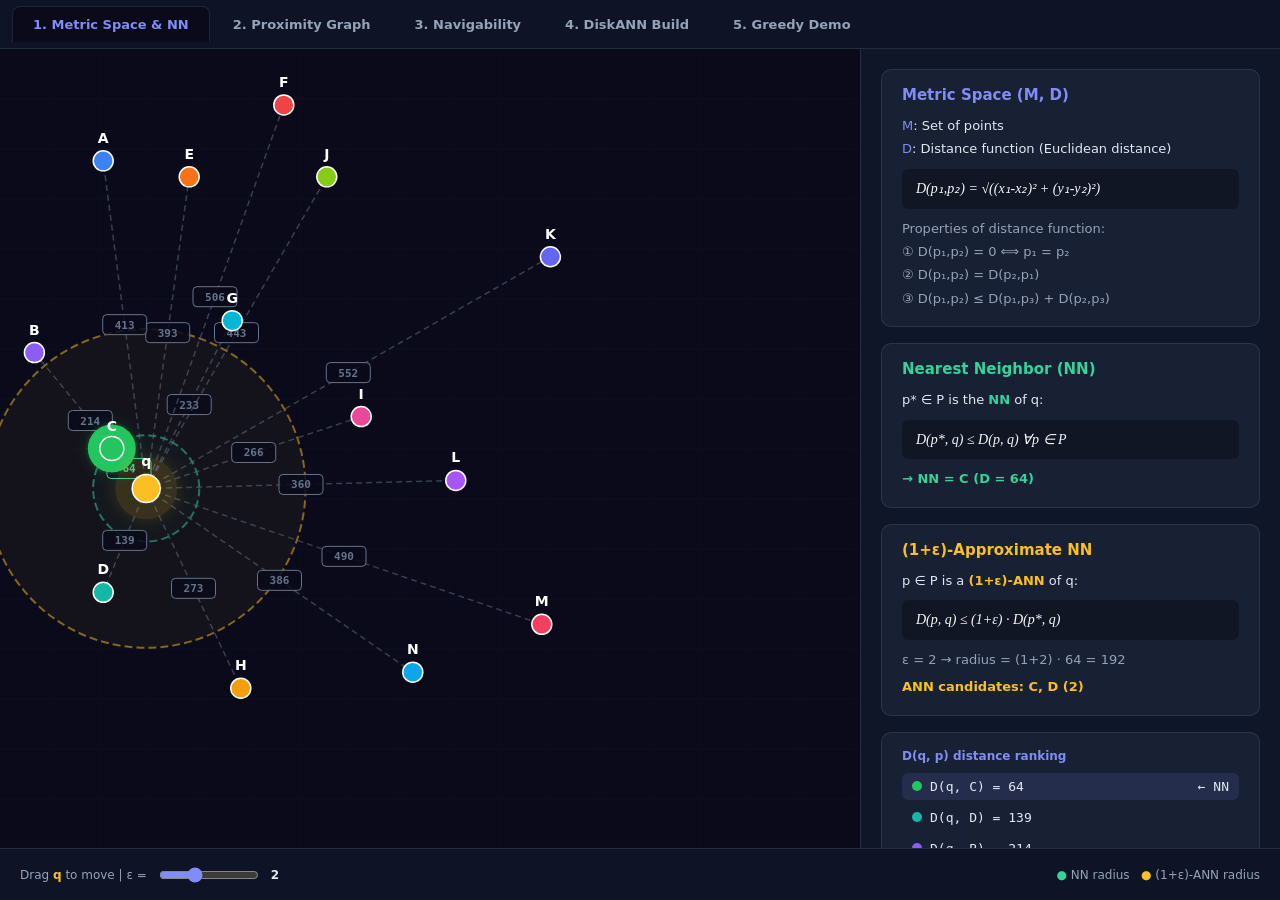
<file: 5. RAG/강의자료(이론)/2일차/diskann-interactive.html>
<!DOCTYPE html><html lang="en"><head><meta charset="UTF-8"><meta name="viewport" content="width=device-width,initial-scale=1.0"><title>DiskANN Interactive</title><style>*{margin:0;padding:0;box-sizing:border-box}:root{--bg: #0a0a1a;--bg-panel: rgba(15, 23, 42, .95);--bg-card: rgba(30, 41, 59, .6);--text: #e2e8f0;--text-dim: #94a3b8;--text-bright: #f8fafc;--accent: #818cf8;--accent-green: #34d399;--accent-red: #f87171;--accent-yellow: #fbbf24;--border: rgba(100, 116, 139, .25);--radius: 10px}html,body{height:100%;font-family:Pretendard,-apple-system,Segoe UI,system-ui,sans-serif;background:var(--bg);color:var(--text);overflow:hidden;-webkit-user-select:none;user-select:none}#app{display:flex;flex-direction:column;height:100vh}#tabs{display:flex;gap:2px;padding:6px 12px;background:#0f172acc;border-bottom:1px solid var(--border);flex-shrink:0}.tab{padding:10px 20px;font-size:13px;font-weight:600;color:var(--text-dim);cursor:pointer;border-radius:8px 8px 0 0;border:1px solid transparent;border-bottom:none;transition:all .2s;white-space:nowrap}.tab:hover{color:var(--text);background:var(--bg-card)}.tab.active{color:var(--accent);background:var(--bg);border-color:var(--border)}#content{display:flex;flex:1;min-height:0}#graph-area{flex:1;position:relative;min-width:0}#graph-svg{width:100%;height:100%;display:block}#panel{width:420px;flex-shrink:0;padding:20px;border-left:1px solid var(--border);background:var(--bg-panel);overflow-y:auto;display:flex;flex-direction:column;gap:16px}#controls{padding:10px 20px;background:#0f172acc;border-top:1px solid var(--border);display:flex;align-items:center;gap:12px;flex-shrink:0;min-height:52px}.panel-section{background:var(--bg-card);border-radius:var(--radius);border:1px solid var(--border);padding:16px 20px}.panel-title{font-size:15px;font-weight:700;color:var(--accent);margin-bottom:10px}.panel-text{font-size:13px;line-height:1.8;color:var(--text)}.panel-text .dim{color:var(--text-dim)}.panel-text .green{color:var(--accent-green);font-weight:600}.panel-text .red{color:var(--accent-red);font-weight:600}.panel-text .yellow{color:var(--accent-yellow);font-weight:600}.panel-text .accent{color:var(--accent)}.formula{font-family:Georgia,Times New Roman,serif;font-style:italic;color:var(--text-bright);font-size:14px;background:#0000004d;padding:8px 14px;border-radius:6px;margin:8px 0;line-height:1.7}.btn{padding:8px 20px;font-size:13px;font-weight:600;border:1px solid var(--border);border-radius:8px;cursor:pointer;transition:all .15s;font-family:inherit;color:var(--text);background:var(--bg-card)}.btn:hover{background:#323c50cc;border-color:var(--accent)}.btn:active{transform:scale(.97)}.btn-primary{background:var(--accent);color:#0a0a1a;border-color:var(--accent)}.btn-primary:hover{background:#6366f1}.btn:disabled{opacity:.4;cursor:not-allowed}.btn:disabled:hover{background:var(--bg-card);border-color:var(--border)}.step-list{display:flex;flex-direction:column;gap:4px}.step-item{display:flex;align-items:center;gap:8px;padding:6px 10px;border-radius:6px;font-size:13px;font-family:SF Mono,Fira Code,monospace;transition:background .2s}.step-item.active{background:#818cf81f}.step-item.done{color:var(--text-dim)}.step-item.pruned{color:var(--accent-red);text-decoration:line-through}.step-dot{width:10px;height:10px;border-radius:50%;flex-shrink:0}.dist-badge{background:#000000b3;border:1px solid var(--border);border-radius:4px;padding:2px 6px;font-size:11px;font-family:SF Mono,monospace;pointer-events:none}.status-text{font-size:12px;color:var(--text-dim)}.status-text strong{color:var(--text)}.graph-point{cursor:pointer;transition:r .2s}.graph-point:hover{r:14}.point-label{font-family:system-ui,sans-serif;font-size:14px;font-weight:700;fill:#fff;pointer-events:none;text-anchor:middle}.edge-line{stroke-linecap:round;transition:stroke .3s,stroke-width .3s}.grid-line{stroke:#33415526;stroke-width:.5}.distance-line{stroke-dasharray:6 4;stroke-width:1.5;pointer-events:none}.draggable{cursor:grab}.draggable:active{cursor:grabbing}@keyframes pulse{0%,to{r:12;opacity:.15}50%{r:22;opacity:.08}}.pulse-ring{animation:pulse 2s ease-in-out infinite}@keyframes fadeIn{0%{opacity:0;transform:translateY(8px)}to{opacity:1;transform:translateY(0)}}.fade-in{animation:fadeIn .3s ease-out}.hop-trail{stroke-width:3;stroke-linecap:round;fill:none}
</style></head><body><div id="app"><nav id="tabs"></nav><main id="content"><div id="graph-area"><svg id="graph-svg"></svg></div><aside id="panel"></aside></main><footer id="controls"></footer></div><script>(function(){const e=document.createElement("link").relList;if(e&&e.supports&&e.supports("modulepreload"))return;for(const a of document.querySelectorAll('link[rel="modulepreload"]'))u(a);new MutationObserver(a=>{for(const i of a)if(i.type==="childList")for(const n of i.addedNodes)n.tagName==="LINK"&&n.rel==="modulepreload"&&u(n)}).observe(document,{childList:!0,subtree:!0});function o(a){const i={};return a.integrity&&(i.integrity=a.integrity),a.referrerPolicy&&(i.referrerPolicy=a.referrerPolicy),a.crossOrigin==="use-credentials"?i.credentials="include":a.crossOrigin==="anonymous"?i.credentials="omit":i.credentials="same-origin",i}function u(a){if(a.ep)return;a.ep=!0;const i=o(a);fetch(a.href,i)}})();const k=[{id:1,label:"A",x:.12,y:.14,color:"#3b82f6"},{id:2,label:"B",x:.04,y:.38,color:"#8b5cf6"},{id:3,label:"C",x:.13,y:.5,color:"#22c55e"},{id:4,label:"D",x:.12,y:.68,color:"#14b8a6"},{id:5,label:"E",x:.22,y:.16,color:"#f97316"},{id:6,label:"F",x:.33,y:.07,color:"#ef4444"},{id:7,label:"G",x:.27,y:.34,color:"#06b6d4"},{id:8,label:"H",x:.28,y:.8,color:"#f59e0b"},{id:9,label:"I",x:.42,y:.46,color:"#ec4899"},{id:10,label:"J",x:.38,y:.16,color:"#84cc16"},{id:11,label:"K",x:.64,y:.26,color:"#6366f1"},{id:12,label:"L",x:.53,y:.54,color:"#a855f7"},{id:13,label:"M",x:.63,y:.72,color:"#f43f5e"},{id:14,label:"N",x:.48,y:.78,color:"#0ea5e9"}],at={id:0,label:"q",x:.17,y:.55,color:"#fbbf24"};function S(s,e){return Math.sqrt((s.x-e.x)**2+(s.y-e.y)**2)}const m=(s,e=k,o)=>s===0?at:e.find(u=>u.id===s),U=2,St=4;function Nt(s,e,o){const u=e.map(d=>({id:d.id,d:S(s,d)})).sort((d,r)=>d.d-r.d),a=new Set(u.map(d=>d.id)),i=[],n=[];for(const d of u){if(!a.has(d.id))continue;a.delete(d.id),i.push(d.id),n.push({type:"select",pointId:d.id,distToCenter:d.d});const r=[];for(const b of a){const g=e.find(M=>M.id===b),c=e.find(M=>M.id===d.id),p=S(c,g),x=S(s,g),y=x/o;p<y&&(r.push(b),n.push({type:"prune",pointId:b,prunedBy:d.id,distUV:p,distPV:x,threshold:y}))}for(const b of r)a.delete(b)}return{edges:i,steps:n}}function Et(s,e){const o={};for(const u of s){const a=s.filter(n=>n.id!==u.id),{edges:i}=Nt(u,a,e);o[u.id]=i}return o}function kt(s,e,o,u){const a=[];let i=u;for(let n=0;n<e.length;n++){const d=e.find(x=>x.id===i),r=S(d,o),g=(s[i]||[]).map(x=>{const y=e.find(M=>M.id===x);return{id:x,distToQ:S(y,o)}}).sort((x,y)=>x.distToQ-y.distToQ),c=g[0],p=c&&c.distToQ<r?c.id:-1;if(a.push({from:i,neighbors:g,bestNeighbor:p,currentDistToQ:r}),p===-1)break;i=p}return a}function Lt(s){const e=[];for(const[o,u]of s)e.push([o,u],[u,o]);return e}const ot=Lt([[1,2],[1,3],[1,5],[1,6],[1,7],[1,10],[2,3],[2,4],[2,7],[2,8],[3,4],[3,7],[3,9],[4,8],[5,6],[5,7],[5,10],[6,7],[6,9],[6,10],[6,11],[7,8],[7,9],[7,10],[8,9],[8,14],[9,10],[9,11],[9,12],[10,11],[11,12],[11,13],[12,13],[12,14],[13,14]]),It="http://www.w3.org/2000/svg";function tt(s,e){return s*e}function et(s,e){return s*e}function lt(){const e=document.querySelector("#graph-svg").getBoundingClientRect();return{w:e.width,h:e.height}}function rt(){const s=document.getElementById("graph-svg");s.innerHTML=""}function v(s,e={},o){const u=document.createElementNS(It,s);for(const[a,i]of Object.entries(e))u.setAttribute(a,String(i));return o&&o.appendChild(u),u}function dt(s){const e=v("defs",{},s),o={arrow:"rgba(148,163,184,0.5)","arrow-green":"#34d399","arrow-yellow":"#fbbf24","arrow-red":"#f87171","arrow-accent":"#818cf8"};for(const[i,n]of Object.entries(o)){const d=v("marker",{id:i,markerWidth:8,markerHeight:6,refX:8,refY:3,orient:"auto",markerUnits:"userSpaceOnUse"},e);v("polygon",{points:"0 0, 8 3, 0 6",fill:n},d)}const u=v("filter",{id:"glow",x:"-50%",y:"-50%",width:"200%",height:"200%"},e);v("feGaussianBlur",{stdDeviation:"8",result:"blur"},u);const a=v("feMerge",{},u);v("feMergeNode",{in:"blur"},a),v("feMergeNode",{in:"SourceGraphic"},a)}function ct(s,e,o){const u=v("g",{class:"grid"},s),a=50;for(let i=a;i<e;i+=a)v("line",{x1:i,y1:0,x2:i,y2:o,class:"grid-line"},u);for(let i=a;i<o;i+=a)v("line",{x1:0,y1:i,x2:e,y2:i,class:"grid-line"},u)}function _(s,e,o,u,a={}){var p,x;const i=tt(e.x,o),n=et(e.y,u),d=a.radius??10,r=v("g",{"data-id":e.id},s);r.style.opacity=a.dimmed?"0.3":"1",a.pulse&&v("circle",{cx:i,cy:n,r:d*2,fill:e.color,class:"pulse-ring"},r),a.glow&&v("circle",{cx:i,cy:n,r:d*2.2,fill:e.color,opacity:.15,filter:"url(#glow)"},r);const b=v("circle",{cx:i,cy:n,r:d,fill:e.color,stroke:"white","stroke-width":1.5,class:`graph-point${a.draggable?" draggable":""}`},r);b.dataset.id=String(e.id),a.crossed&&(v("line",{x1:i-7,y1:n-7,x2:i+7,y2:n+7,stroke:"#f87171","stroke-width":3,"stroke-linecap":"round"},r),v("line",{x1:i+7,y1:n-7,x2:i-7,y2:n+7,stroke:"#f87171","stroke-width":3,"stroke-linecap":"round"},r));const g=((p=a.labelOffset)==null?void 0:p.dx)??0,c=((x=a.labelOffset)==null?void 0:x.dy)??-18;return v("text",{x:i+g,y:n+c,class:"point-label"},r).textContent=e.label,r}function it(s,e,o,u,a,i={}){const n=tt(e.x,u),d=et(e.y,a),r=tt(o.x,u),b=et(o.y,a),g=Math.atan2(b-d,r-n),c=14,p={x1:n+Math.cos(g)*c,y1:d+Math.sin(g)*c,x2:r-Math.cos(g)*c,y2:b-Math.sin(g)*c,stroke:i.color??"rgba(148,163,184,0.35)","stroke-width":i.width??1.5,"marker-end":`url(#${i.marker??"arrow"})`,class:`edge-line ${i.className??""}`,opacity:i.opacity??1};return i.dashed&&(p["stroke-dasharray"]="6 4"),v("line",p,s)}function V(s,e,o,u,a,i={}){const n=tt(e.x,u),d=et(e.y,a),r=tt(o.x,u),b=et(o.y,a),g=(n+r)/2,c=(d+b)/2,p=i.color??"#94a3b8",x=i.label??String(Math.round(S(e,o)*1e3)),y=v("g",{},s);v("line",{x1:n,y1:d,x2:r,y2:b,stroke:p,"stroke-width":1.5,"stroke-dasharray":"6 4",opacity:.5,class:"distance-line"},y),v("rect",{x:g-22,y:c-10,width:44,height:20,rx:4,fill:"rgba(10,10,26,0.85)",stroke:p,"stroke-width":1},y);const M=v("text",{x:g,y:c+4,"text-anchor":"middle",fill:p,"font-size":11,"font-weight":"bold","font-family":"'SF Mono', monospace"},y);return M.textContent=x,y}function xt(s,e,o,u,a,i={}){const n=tt(e.x,u),d=et(e.y,a),r=o*(u+a)/2,b=i.color??"#fbbf24",g=v("g",{},s);v("circle",{cx:n,cy:d,r,fill:b,opacity:i.fillOpacity??.06},g);const c={cx:n,cy:d,r,fill:"none",stroke:b,"stroke-width":2,opacity:.5};return i.dashed!==!1&&(c["stroke-dasharray"]="8 4"),v("circle",c,g),g}function mt(s,e,o){const u=s.querySelectorAll(`[data-id="${e.id}"]`);let a=!1;const i=r=>{r.preventDefault(),a=!0},n=r=>{if(!a)return;const b=s.getBoundingClientRect(),g=(r.clientX-b.left)/b.width,c=(r.clientY-b.top)/b.height;o(Math.max(.05,Math.min(.95,g)),Math.max(.05,Math.min(.95,c)))},d=()=>{a=!1};u.forEach(r=>{r.addEventListener("mousedown",i),r.addEventListener("touchstart",i,{passive:!1})}),s.addEventListener("mousemove",n),s.addEventListener("mouseup",d),s.addEventListener("mouseleave",d),s.addEventListener("touchmove",r=>{if(!a)return;r.preventDefault();const b=r.touches[0],g=s.getBoundingClientRect(),c=(b.clientX-g.left)/g.width,p=(b.clientY-g.top)/g.height;o(Math.max(.05,Math.min(.95,c)),Math.max(.05,Math.min(.95,p)))},{passive:!1}),s.addEventListener("touchend",d)}function pt(s){document.getElementById("panel").innerHTML=s}function ut(s){document.getElementById("controls").innerHTML=s}let G={...at},X=2;function qt(){yt()}function yt(){var g;const s=document.querySelector("#graph-svg");rt();const{w:e,h:o}=lt();dt(s),ct(s,e,o),v("g",{},s);const u=v("g",{},s),a=v("g",{},s),i=k.map(c=>({pt:c,d:S(G,c)})).sort((c,p)=>c.d-p.d),n=i[0].d,d=i[0].pt,r=n*(1+X);xt(u,G,r,e,o,{color:"#fbbf24",fillOpacity:.04}),xt(u,G,n,e,o,{color:"#34d399",fillOpacity:.03});for(const{pt:c,d:p}of i){const x=c.id===d.id;V(u,G,c,e,o,{color:x?"#34d399":"#64748b",label:String(Math.round(p*1e3))})}for(const c of k){const p=c.id===d.id;S(G,c)<=r,_(a,c,e,o,{glow:p,pulse:p,radius:p?12:10})}_(a,G,e,o,{glow:!0,draggable:!0,radius:14,labelOffset:{dx:0,dy:-22}}),mt(s,G,(c,p)=>{G={...G,x:c,y:p},yt()});const b=i.filter(c=>c.d<=r);pt(`
    <div class="panel-section">
      <div class="panel-title">Metric Space (M, D)</div>
      <div class="panel-text">
        <div><span class="accent">M</span>: Set of points</div>
        <div><span class="accent">D</span>: Distance function (Euclidean distance)</div>
        <div class="formula">
          D(p₁,p₂) = √((x₁-x₂)² + (y₁-y₂)²)
        </div>
        <div class="dim" style="margin-top:8px">Properties of distance function:</div>
        <div class="dim">① D(p₁,p₂) = 0 ⟺ p₁ = p₂</div>
        <div class="dim">② D(p₁,p₂) = D(p₂,p₁)</div>
        <div class="dim">③ D(p₁,p₂) ≤ D(p₁,p₃) + D(p₂,p₃)</div>
      </div>
    </div>

    <div class="panel-section">
      <div class="panel-title" style="color:#34d399">Nearest Neighbor (NN)</div>
      <div class="panel-text">
        <div>p* ∈ P is the <span class="green">NN</span> of q:</div>
        <div class="formula">D(p*, q) ≤ D(p, q)  ∀p ∈ P</div>
        <div class="green" style="margin-top:6px">→ NN = ${d.label} (D = ${Math.round(n*1e3)})</div>
      </div>
    </div>

    <div class="panel-section">
      <div class="panel-title" style="color:#fbbf24">(1+ε)-Approximate NN</div>
      <div class="panel-text">
        <div>p ∈ P is a <span class="yellow">(1+ε)-ANN</span> of q:</div>
        <div class="formula">D(p, q) ≤ (1+ε) · D(p*, q)</div>
        <div class="dim" style="margin-top:6px">
          ε = ${X} → radius = (1+${X}) · ${Math.round(n*1e3)} = ${Math.round(r*1e3)}
        </div>
        <div class="yellow" style="margin-top:4px">
          ANN candidates: ${b.map(c=>c.pt.label).join(", ")} (${b.length})
        </div>
      </div>
    </div>

    <div class="panel-section">
      <div class="panel-title dim" style="font-size:12px">D(q, p) distance ranking</div>
      <div class="step-list">
        ${i.map((c,p)=>`
          <div class="step-item ${p===0?"active":""}">
            <div class="step-dot" style="background:${c.pt.color}"></div>
            <span>D(q, ${c.pt.label}) = ${Math.round(c.d*1e3)}</span>
            ${p===0?'<span class="green" style="margin-left:auto">← NN</span>':""}
          </div>
        `).join("")}
      </div>
    </div>
  `),ut(`
    <span class="status-text">
      Drag <strong style="color:#fbbf24">q</strong> to move |
      ε =
    </span>
    <input type="range" min="0.5" max="5" step="0.5" value="${X}"
      style="width:100px;accent-color:#818cf8" id="eps-slider" />
    <span class="status-text"><strong>${X}</strong></span>
    <span class="status-text" style="margin-left:auto">
      <span style="color:#34d399">●</span> NN radius &nbsp;
      <span style="color:#fbbf24">●</span> (1+ε)-ANN radius
    </span>
  `),(g=document.getElementById("eps-slider"))==null||g.addEventListener("input",c=>{X=parseFloat(c.target.value),yt()})}function Pt(){yt()}function zt(){}const Tt=Object.freeze(Object.defineProperty({__proto__:null,mount:qt,resize:Pt,unmount:zt},Symbol.toStringTag,{value:"Module"}));let E=0,K=13,A={...at};function At(){const s=[];let e=K;for(let o=0;o<k.length;o++){const u=m(e),a=S(u,A),n=ot.filter(([d])=>d===e).map(([,d])=>({id:d,d:S(m(d),A)})).sort((d,r)=>d.d-r.d)[0];if(!n||n.d>=a)break;s.push({from:e,to:n.id,distFrom:a,distTo:n.d}),e=n.id}return s}function Ot(){E=0,J()}function J(){var q,z;const s=document.querySelector("#graph-svg");rt();const{w:e,h:o}=lt();dt(s),ct(s,e,o);const u=v("g",{},s),a=v("g",{},s),i=v("g",{},s),n=At(),d=n.length+1,r=Math.max(0,E-1);let b=K;const g=[K];for(let h=0;h<Math.min(r,n.length);h++)b=n[h].to,g.push(b);const c=E>0&&r>=n.length;for(const[h,D]of ot){const t=m(h),l=m(D),f=E>0&&n.some((L,F)=>F<r&&L.from===h&&L.to===D),$=E>0&&h===b,w=E>0&&!c&&r<n.length&&h===b&&D===n[r].to;it(u,t,l,e,o,{color:f?"#34d399":w?"#fbbf24":$?"rgba(148,163,184,0.5)":void 0,width:f?3:w?2.5:$?2:1.5,marker:f?"arrow-green":w?"arrow-yellow":"arrow"})}if(_(i,A,e,o,{glow:!0,radius:14,draggable:E===0}),E===0&&mt(s,A,(h,D)=>{A={...A,x:h,y:D},J()}),E>0){const h=m(b);V(a,h,A,e,o,{color:c?"#34d399":"#fbbf24",label:String(Math.round(S(h,A)*1e3))})}for(const h of k){const D=E>0&&h.id===b;_(i,h,e,o,{glow:D||E===0&&h.id===K,pulse:D,radius:D?13:10})}const p=m(b),x=S(p,A);let y=`
    <div class="panel-section">
      <div class="panel-title">Proximity Graph (PG)</div>
      <div class="panel-text">
        <div>Each data point = a vertex of the graph</div>
        <div style="margin-top:6px">
          (1+ε)-PG: For any q and starting point p<sub>start</sub>,
          <span class="green">greedy search always returns a (1+ε)-ANN</span>
        </div>
      </div>
    </div>

    <div class="panel-section">
      <div class="panel-title">Greedy Algorithm</div>
      <div class="formula" style="font-style:normal;font-family:'SF Mono',monospace;font-size:12px;line-height:1.9">
        <span class="green">greedy</span>(p<sub>start</sub>, q):<br>
        &nbsp;&nbsp;p° ← p<sub>start</sub><br>
        &nbsp;&nbsp;<span class="accent">repeat:</span><br>
        &nbsp;&nbsp;&nbsp;&nbsp;p⁺ ← closest to q among<br>
        &nbsp;&nbsp;&nbsp;&nbsp;&nbsp;&nbsp;&nbsp;&nbsp;out-neighbors of p°<br>
        &nbsp;&nbsp;&nbsp;&nbsp;<span class="yellow">if</span> p⁺=nil <span class="yellow">or</span> D(p°,q) ≤ D(p⁺,q):<br>
        &nbsp;&nbsp;&nbsp;&nbsp;&nbsp;&nbsp;<span class="green">return</span> p°<br>
        &nbsp;&nbsp;&nbsp;&nbsp;p° ← p⁺
      </div>
    </div>
  `;if(E>0){y+=`
      <div class="panel-section">
        <div class="panel-title" style="color:#fbbf24">Search Path</div>
        <div class="step-list">
    `;for(let l=0;l<g.length;l++){const f=m(g[l]),$=S(f,A),w=l===g.length-1;y+=`
        <div class="step-item ${w?"active":"done"}">
          <div class="step-dot" style="background:${f.color}"></div>
          <span>${f.label} (D=${Math.round($*1e3)})</span>
          ${c&&w?'<span class="green" style="margin-left:auto">✔ Returned!</span>':""}
          ${w?"":'<span class="yellow" style="margin-left:auto">→</span>'}
        </div>
      `}y+="</div></div>";const h=ot.filter(([l])=>l===b).map(([,l])=>{const f=m(l);return{pt:f,d:S(f,A)}}).sort((l,f)=>l.d-f.d),D=h[0],t=D&&D.d<x;y+=`
      <div class="panel-section">
        <div class="panel-title dim" style="font-size:12px">
          Out-neighbors of ${p.label}
          <span class="dim" style="font-weight:400"> (D(${p.label}, q) = ${Math.round(x*1e3)})</span>
        </div>
        <div class="step-list">
          ${h.map((l,f)=>{const $=Math.round(l.d*1e3),w=l.d<x,L=f===0&&w;return`
              <div class="step-item ${L?"active":""}">
                <div class="step-dot" style="background:${l.pt.color}"></div>
                <span>D(${l.pt.label}, q) = ${$}</span>
                <span style="margin-left:auto;color:${w?"#34d399":"#f87171"};font-size:11px">
                  ${$} ${w?"<":"≥"} ${Math.round(x*1e3)}
                  ${w?"✔":""}
                </span>
                ${L?'<span class="green" style="font-size:10px;font-weight:700">BEST</span>':""}
              </div>
            `}).join("")}
        </div>
        <div style="margin-top:8px;font-size:12px">
          ${t?`<span class="yellow">→ Move to ${D.pt.label}! (D: ${Math.round(x*1e3)} → ${Math.round(D.d*1e3)})</span>`:`<span class="green" style="font-weight:700">✔ No closer neighbor → return ${p.label}!</span>`}
        </div>
      </div>
    `}pt(y);const M=E>0?E<d:!0;ut(`
    <span class="status-text">Start:</span>
    ${k.map(h=>`
      <button class="btn ${h.id===K?"btn-primary":""}"
        style="padding:4px 10px;font-size:11px" data-start="${h.id}">
        ${h.label}
      </button>
    `).join("")}
    <span style="flex:1"></span>
    ${E===0?'<span class="status-text">Drag <strong style="color:#fbbf24">q</strong> to move</span>':""}
    <button class="btn" id="btn-reset" ${E===0?"disabled":""}>Reset</button>
    <button class="btn btn-primary" id="btn-next" ${M?"":"disabled"}>
      ${E===0?"Start Search":M?"Next Hop →":"Done!"}
    </button>
  `),(q=document.getElementById("btn-next"))==null||q.addEventListener("click",()=>{M&&(E++,J())}),(z=document.getElementById("btn-reset"))==null||z.addEventListener("click",()=>{E=0,J()}),document.querySelectorAll("[data-start]").forEach(h=>{h.addEventListener("click",()=>{K=parseInt(h.dataset.start),E=0,J()})})}function Bt(){J()}function Ct(){}const jt=Object.freeze(Object.defineProperty({__proto__:null,mount:Ot,resize:Bt,unmount:Ct},Symbol.toStringTag,{value:"Module"}));let O={...at},st=1,Y=1;function Gt(){nt()}function nt(){var D;const s=document.querySelector("#graph-svg");rt();const{w:e,h:o}=lt();dt(s),ct(s,e,o);const u=v("g",{},s),a=v("g",{},s),i=v("g",{},s),n=m(st),d=S(n,O),r=k.map(t=>({pt:t,d:S(t,O)})).sort((t,l)=>t.d-l.d),b=r[0].d,g=r[0].pt,c=(1+Y)*b,p=d<=c,x=ot.filter(([t])=>t===st).map(([,t])=>({pt:m(t),d:S(m(t),O)})).sort((t,l)=>t.d-l.d),y=x.find(t=>t.d<d),M=p||!!y;for(const[t,l]of ot){const f=m(t),$=m(l),w=t===st,L=w&&y&&l===y.pt.id;it(u,f,$,e,o,{color:L?"#34d399":w?"rgba(129,140,248,0.6)":void 0,width:L?3:w?2:1.5,marker:L?"arrow-green":w?"arrow-accent":"arrow"})}xt(a,O,c,e,o,{color:p?"#34d399":"#fbbf24",dashed:!0,fillOpacity:.03}),V(a,n,O,e,o,{color:p?"#34d399":"#fbbf24",label:String(Math.round(d*1e3))}),y&&!p&&V(a,y.pt,O,e,o,{color:"#34d399",label:String(Math.round(y.d*1e3))}),_(i,O,e,o,{glow:!0,draggable:!0,radius:14}),mt(s,O,(t,l)=>{O={...O,x:t,y:l},nt()});for(const t of k){const l=t.id===st,f=y&&t.id===y.pt.id;t.id,g.id,_(i,t,e,o,{glow:l||f,pulse:l,radius:l?13:10});const $=s.querySelector(`g[data-id="${t.id}"]`);$==null||$.addEventListener("click",()=>{st=t.id,nt()})}const q=Math.round(d*1e3),z=Math.round(b*1e3),h=Math.round(c*1e3);pt(`
    <div class="panel-section">
      <div class="panel-title">Navigability Definition</div>
      <div class="panel-text">
        G is <span class="green">(1+ε)-navigable</span> if for every p ∈ P and q ∈ M:
        <div class="formula">
          ① p is a (1+ε)-ANN of q, or<br>
          ② p has an out-neighbor p<sub>out</sub> with<br>
          &nbsp;&nbsp;&nbsp;D(p<sub>out</sub>, q) < D(p, q)
        </div>
      </div>
    </div>

    <div class="panel-section" style="border-color:${M?"#34d39940":"#f8717140"}">
      <div class="panel-title" style="color:${M?"#34d399":"#f87171"}">
        Verify: ${n.label} (ε = ${Y})
      </div>
      <div class="panel-text">

        <div style="font-size:12px;color:var(--text-dim);margin-bottom:6px">Step 1: Check condition ①</div>
        <div class="formula" style="font-size:12px;line-height:1.8">
          NN of q = ${g.label} &nbsp;→&nbsp; D(${g.label}, q) = ${z}<br>
          (1+ε) · D(NN, q) = (1+${Y}) · ${z} = <strong>${h}</strong><br>
          D(${n.label}, q) = <strong>${q}</strong><br>
          ${q} ${q<=h?"≤":">"} ${h}
          → <span style="color:${p?"#34d399":"#f87171"}">${p?`${n.label} IS a (1+ε)-ANN ✔`:`${n.label} is NOT a (1+ε)-ANN`}</span>
        </div>

        ${p?"":`
          <div style="font-size:12px;color:var(--text-dim);margin-top:12px;margin-bottom:6px">Step 2: Check condition ②</div>
          <div style="font-size:12px;margin-bottom:4px">
            Need: out-neighbor p<sub>out</sub> with D(p<sub>out</sub>, q) < D(${n.label}, q) = ${q}
          </div>
          <div class="step-list" style="margin-top:4px">
            ${x.map(t=>{const l=Math.round(t.d*1e3),f=t.d<d;return`
                <div class="step-item">
                  <div class="step-dot" style="background:${t.pt.color}"></div>
                  <span style="font-size:12px">D(${t.pt.label}, q) = ${l}</span>
                  <span style="margin-left:auto;font-size:11px;color:${f?"#34d399":"#f87171"}">
                    ${l} ${f?"<":"≥"} ${q} ${f?"✔":""}
                  </span>
                </div>
              `}).join("")}
          </div>
          <div style="margin-top:8px">
            ${y?`<span class="green">✔ ${y.pt.label} is closer (D=${Math.round(y.d*1e3)}) → condition ② satisfied</span>`:'<span class="red">✗ No closer neighbor found!</span>'}
          </div>
        `}

        <div style="margin-top:12px;padding:8px 12px;border-radius:6px;background:${M?"rgba(52,211,153,0.1)":"rgba(248,113,113,0.1)"};border:1px solid ${M?"#34d39930":"#f8717130"}">
          <strong style="color:${M?"#34d399":"#f87171"}">
            ${M?`✔ ${n.label} satisfies navigability (via condition ${p?"①":"②"})`:`✗ ${n.label} violates navigability!`}
          </strong>
        </div>
      </div>
    </div>

    <div class="panel-section">
      <div class="panel-title" style="color:var(--accent)">Lemma 2.1</div>
      <div class="panel-text">
        <div class="formula">
          G is (1+ε)-PG &nbsp;⟺&nbsp; G is (1+ε)-navigable
        </div>
        <div class="dim" style="margin-top:8px;font-size:12px">
          If navigability holds for <em>every</em> point p and <em>every</em> query q,
          then greedy search always returns a (1+ε)-ANN.
        </div>
      </div>
    </div>
  `),ut(`
    <span class="status-text">Click a point to verify | Drag <strong style="color:#fbbf24">q</strong> to move</span>
    <span style="flex:1"></span>
    <span class="status-text">ε =</span>
    <input type="range" min="0.5" max="5" step="0.5" value="${Y}"
      style="width:100px;accent-color:#818cf8" id="eps-slider" />
    <span class="status-text"><strong>${Y}</strong></span>
    <span style="flex:1"></span>
    <span class="status-text">
      Selected: <strong style="color:${n.color}">${n.label}</strong>
    </span>
  `),(D=document.getElementById("eps-slider"))==null||D.addEventListener("input",t=>{Y=parseFloat(t.target.value),nt()})}function _t(){nt()}function Ft(){}const Ht=Object.freeze(Object.defineProperty({__proto__:null,mount:Gt,resize:_t,unmount:Ft},Symbol.toStringTag,{value:"Module"}));let Q=1,P=-1,B=[];function Mt(){const s=m(Q),e=k.filter(u=>u.id!==Q);B=Nt(s,e,U).steps}function Rt(){P=-1,Mt(),W()}function W(){var z,h,D;const s=document.querySelector("#graph-svg");rt();const{w:e,h:o}=lt();dt(s),ct(s,e,o);const u=v("g",{},s),a=v("g",{},s),i=v("g",{},s),n=m(Q),d=k.filter(t=>t.id!==Q),r=B.slice(0,P+1),b=new Set,g=new Set,c=r.findLast(t=>t.type==="select"),p=r.length>0&&r[r.length-1].type==="prune"?r[r.length-1]:null;for(const t of r)t.type==="select"&&b.add(t.pointId),t.type==="prune"&&g.add(t.pointId);const x=d.map(t=>({pt:t,d:S(n,t)})).sort((t,l)=>t.d-l.d);if(P>=0)for(const{pt:t,d:l}of x)(!g.has(t.id)||(p==null?void 0:p.pointId)===t.id)&&V(a,n,t,e,o,{color:g.has(t.id)?"#f87171":"#475569",label:String(Math.round(l*1e3))});if(p){const t=m(p.prunedBy),l=m(p.pointId);V(a,t,l,e,o,{color:"#f87171",label:String(Math.round(p.distUV*1e3))})}for(const t of b){const l=m(t);it(u,n,l,e,o,{color:"#34d399",width:2.5,marker:"arrow-green"})}if(P>=B.length-1){for(const t of B)if(t.type==="prune"&&t.prunedBy){const l=m(t.prunedBy),f=m(t.pointId);it(u,l,f,e,o,{color:"#818cf8",width:1.5,marker:"arrow-accent",dashed:!0,opacity:.6})}}for(const t of k){const l=t.id===Q,f=g.has(t.id),$=(c==null?void 0:c.pointId)===t.id,w=(p==null?void 0:p.pointId)===t.id;_(i,t,e,o,{glow:l||$,pulse:l,dimmed:f&&!w,crossed:f,radius:l?13:10})}let y=`
    <div class="panel-section">
      <div class="panel-title">DiskANN Parameters</div>
      <div class="panel-text">
        <div class="formula">
          α = 1 + 4/ε = 1 + 4/${St} = <span class="yellow">${U}</span>
        </div>
        <div class="dim">Pruning condition: D(u,v) < (1/α) · D(p,v) = ${(1/U).toFixed(1)} · D(p,v)</div>
      </div>
    </div>

    <div class="panel-section">
      <div class="panel-title dim" style="font-size:12px">
        Distance from ${n.label} to each point (ascending)
      </div>
      <div class="step-list">
        ${x.map(({pt:t,d:l})=>{const f=g.has(t.id),$=b.has(t.id);return`
            <div class="step-item ${(c==null?void 0:c.pointId)===t.id||(p==null?void 0:p.pointId)===t.id?"active":""} ${f?"pruned":""}">
              <div class="step-dot" style="background:${t.color};${f?"opacity:0.3":""}"></div>
              <span>${t.label}: D = ${Math.round(l*1e3)}</span>
              ${f?'<span class="red" style="margin-left:auto;text-decoration:none">pruned</span>':""}
              ${$&&!f?'<span class="green" style="margin-left:auto">edge ✔</span>':""}
            </div>
          `}).join("")}
      </div>
    </div>
  `;if(c||p){const t=r[r.length-1];if(t.type==="select"){const l=m(t.pointId);y+=`
        <div class="panel-section" style="border-color:#34d39940">
          <div class="panel-title" style="color:#34d399">Edge Created</div>
          <div class="panel-text">
            u = <span style="color:${l.color};font-weight:700">${l.label}</span>
            (D = ${Math.round(t.distToCenter*1e3)})
            <div class="green" style="margin-top:4px">
              → Edge ${n.label} → ${l.label} created
            </div>
          </div>
        </div>
      `}else if(t.type==="prune"){const l=m(t.pointId),f=m(t.prunedBy);y+=`
        <div class="panel-section" style="border-color:#f8717140">
          <div class="panel-title" style="color:#f87171">Pruning</div>
          <div class="panel-text">
            <div class="formula" style="font-size:12px">
              D(${f.label}, ${l.label}) = ${Math.round(t.distUV*1e3)}<br>
              < ${(1/U).toFixed(1)} · D(${n.label}, ${l.label})<br>
              = ${(1/U).toFixed(1)} · ${Math.round(t.distPV*1e3)}<br>
              = ${Math.round(t.threshold*1e3)}
            </div>
            <div class="red" style="margin-top:6px">
              ${Math.round(t.distUV*1e3)} < ${Math.round(t.threshold*1e3)} ✔ → ${l.label} pruned!
            </div>
          </div>
        </div>
      `}}P>=B.length-1&&B.length>0&&(y+=`
      <div class="panel-section" style="border-color:#34d39940">
        <div class="panel-title" style="color:#34d399">Shortcut Property</div>
        <div class="panel-text">
          For all v ∈ P \\ {${n.label}}:
          <div class="formula" style="font-size:12px">
            ① v is an out-neighbor of ${n.label}, or<br>
            ② there exists an out-neighbor u of ${n.label} such that<br>
            &nbsp;&nbsp;&nbsp;D(u,v) < (1/α)·D(${n.label},v)
          </div>
          <div class="dim" style="margin-top:6px">
            Even without a direct edge, reachable via out-neighbors!
          </div>
          <div class="dim" style="margin-top:4px">
            <span style="color:#818cf8">- - →</span> dashed line = shortcut path
          </div>
        </div>
      </div>
    `),pt(y);const M=P<B.length-1,q=P>=0;ut(`
    <span class="status-text">Center:</span>
    ${k.map(t=>`
      <button class="btn ${t.id===Q?"btn-primary":""}"
        style="padding:4px 10px;font-size:11px" data-center="${t.id}">
        ${t.label}
      </button>
    `).join("")}
    <span style="flex:1"></span>
    <span class="status-text">
      Step ${Math.max(0,P+1)}/${B.length}
    </span>
    <button class="btn" id="btn-prev" ${q?"":"disabled"}>← Prev</button>
    <button class="btn btn-primary" id="btn-next" ${M?"":"disabled"}>
      ${P<0?"Start":M?"Next →":"Done!"}
    </button>
    <button class="btn" id="btn-all" ${P>=B.length-1?"disabled":""}>Show All</button>
  `),(z=document.getElementById("btn-next"))==null||z.addEventListener("click",()=>{M&&(P++,W())}),(h=document.getElementById("btn-prev"))==null||h.addEventListener("click",()=>{q&&(P--,W())}),(D=document.getElementById("btn-all"))==null||D.addEventListener("click",()=>{P=B.length-1,W()}),document.querySelectorAll("[data-center]").forEach(t=>{t.addEventListener("click",()=>{Q=parseInt(t.dataset.center),P=-1,Mt(),W()})})}function Qt(){W()}function Ut(){}const Vt=Object.freeze(Object.defineProperty({__proto__:null,mount:Rt,resize:Qt,unmount:Ut},Symbol.toStringTag,{value:"Module"}));let C={...at},R=13,N=-1,ht={},I=[],Z=null;function gt(){ht=Et(k,U),I=kt(ht,k,C,R)}function Xt(){N=-1,gt(),T()}function T(){var x,y,M,q,z,h,D;const s=document.querySelector("#graph-svg");rt();const{w:e,h:o}=lt();dt(s),ct(s,e,o);const u=v("g",{},s);v("g",{},s);const a=v("g",{},s),i=v("g",{},s);let n=R;const d=[R];for(let t=0;t<Math.min(N+1,I.length);t++)I[t].bestNeighbor!==-1&&(n=I[t].bestNeighbor,d.push(n));const r=N>=0&&(N>=I.length-1||((x=I[Math.min(N,I.length-1)])==null?void 0:x.bestNeighbor)===-1);for(const[t,l]of Object.entries(ht)){const f=parseInt(t),$=m(f);for(const w of l){const L=m(w),F=N>=0&&f===n&&!r,$t=N>=0&&!r&&((y=I[Math.min(N,I.length-1)])==null?void 0:y.bestNeighbor)===w&&f===n,ft=d.length>=2&&d.some((Dt,wt)=>wt<d.length-1&&Dt===f&&d[wt+1]===w);it(u,$,L,e,o,{color:ft?"#34d399":$t?"#fbbf24":F?"rgba(148,163,184,0.5)":void 0,width:ft?3:$t?2.5:F?1.8:1.2,marker:ft?"arrow-green":$t?"arrow-yellow":"arrow",opacity:N>=0&&!F&&!ft?.3:1})}}if(N>=0){const t=m(n);V(a,t,C,e,o,{color:r?"#34d399":"#fbbf24",label:String(Math.round(S(t,C)*1e3))})}_(i,C,e,o,{glow:!0,draggable:N<0,radius:14}),N<0&&mt(s,C,(t,l)=>{C={...C,x:t,y:l},gt(),T()});for(const t of k){const l=N>=0&&t.id===n,f=t.id===R;if(_(i,t,e,o,{glow:l||N<0&&f,pulse:l,radius:l?13:r&&t.id===n?15:10}),N<0){const $=s.querySelector(`g[data-id="${t.id}"]`);$==null||$.addEventListener("click",()=>{R=t.id,gt(),T()})}}let b=`
    <div class="panel-section">
      <div class="panel-title">Greedy Search on DiskANN</div>
      <div class="panel-text">
        <div>Start: <span style="color:${m(R).color};font-weight:700">${m(R).label}</span></div>
        <div>Goal: Find NN of <span class="yellow">q</span></div>
  `;if(N>=0){const t=m(n);b+=`
      <div style="margin-top:8px">
        Current: <span style="color:${t.color};font-weight:700;font-size:16px">${t.label}</span>
        <span class="dim"> (D = ${Math.round(S(t,C)*1e3)})</span>
      </div>
    `}b+="</div></div>";const g=Object.values(ht).reduce((t,l)=>t+l.length,0),c=k.length*(k.length-1);if(b+=`
    <div class="panel-section">
      <div class="panel-title dim" style="font-size:12px">DiskANN Graph Info</div>
      <div class="panel-text dim" style="font-size:12px">
        Total edges: ${g} (complete graph: ${c})<br>
        α = ${U}, ε = 4
      </div>
    </div>
  `,N>=0){const t=Math.min(N,I.length-1),l=I[t];b+=`
      <div class="panel-section">
        <div class="panel-title" style="color:#fbbf24">Search Path</div>
        <div class="step-list">
    `;for(let f=0;f<d.length;f++){const $=m(d[f]),w=S($,C),L=f===d.length-1,F=L&&r;b+=`
        <div class="step-item ${L?"active":"done"}">
          <div class="step-dot" style="background:${$.color}"></div>
          <span>${$.label} (D=${Math.round(w*1e3)})</span>
          ${F?'<span class="green" style="margin-left:auto">✔ Returned!</span>':""}
          ${L?"":'<span class="yellow" style="margin-left:auto">→</span>'}
        </div>
      `}if(b+="</div></div>",l&&(b+=`
        <div class="panel-section">
          <div class="panel-title dim" style="font-size:12px">
            Checking out-neighbors of ${m(l.from).label}
          </div>
          <div class="step-list">
            ${l.neighbors.map(f=>{const $=f.distToQ<l.currentDistToQ,w=f.id===l.bestNeighbor;return`
                <div class="step-item ${w?"active":""}">
                  <div class="step-dot" style="background:${m(f.id).color}"></div>
                  <span>D(${m(f.id).label}, q) = ${Math.round(f.distToQ*1e3)}</span>
                  <span style="margin-left:auto;color:${$?"#34d399":"#f87171"}">
                    ${$?"↓":"↑"}
                  </span>
                  ${w?'<span class="green" style="font-size:10px;font-weight:700">BEST</span>':""}
                </div>
              `}).join("")}
          </div>
          ${l.bestNeighbor!==-1?`
            <div class="yellow" style="margin-top:8px;font-size:12px">
              → Move to ${m(l.bestNeighbor).label}!
              (D: ${Math.round(l.currentDistToQ*1e3)} → ${Math.round(l.neighbors.find(f=>f.id===l.bestNeighbor).distToQ*1e3)})
            </div>
          `:`
            <div class="green" style="margin-top:8px;font-size:12px;font-weight:700">
              ✔ No closer neighbor → return ${m(l.from).label}!
            </div>
          `}
        </div>
      `),r){const f=m(n),$=S(f,C);b+=`
        <div class="panel-section" style="border-color:#34d39940;background:rgba(52,211,153,0.05)">
          <div class="panel-title" style="color:#34d399">✔ NN Found!</div>
          <div class="panel-text">
            <div class="green" style="font-size:15px">${f.label} (D = ${Math.round($*1e3)})</div>
            <div class="dim" style="margin-top:6px">
              Found in ${d.length-1} hop(s)<br>
              (visited ${d.length} of ${k.length} points)
            </div>
          </div>
        </div>
      `}}pt(b);const p=N<I.length-1;ut(`
    ${N<0?`
      <span class="status-text">
        Click to select start point |
        Drag <strong style="color:#fbbf24">q</strong> to move
      </span>
      <span style="flex:1"></span>
      <button class="btn btn-primary" id="btn-start">Start Search</button>
    `:`
      <button class="btn" id="btn-reset">Reset</button>
      <button class="btn" id="btn-prev" ${N<=0?"disabled":""}>← Prev</button>
      <button class="btn btn-primary" id="btn-next" ${p?"":"disabled"}>
        ${p?"Next Hop →":"Done!"}
      </button>
      <button class="btn" id="btn-auto">${Z?"⏸ Stop":"▶ Auto Play"}</button>
      <span style="flex:1"></span>
      <span class="status-text">
        Hop ${Math.min(N+1,I.length)}/${I.length}
      </span>
    `}
  `),(M=document.getElementById("btn-start"))==null||M.addEventListener("click",()=>{N=0,T()}),(q=document.getElementById("btn-next"))==null||q.addEventListener("click",()=>{p&&(N++,T())}),(z=document.getElementById("btn-prev"))==null||z.addEventListener("click",()=>{N>0&&(N--,T())}),(h=document.getElementById("btn-reset"))==null||h.addEventListener("click",()=>{vt(),N=-1,gt(),T()}),(D=document.getElementById("btn-auto"))==null||D.addEventListener("click",()=>{Z?(vt(),T()):(Z=setInterval(()=>{N<I.length-1?(N++,T()):(vt(),T())},1200),T())})}function vt(){Z&&(clearInterval(Z),Z=null)}function Yt(){vt()}const Kt=Object.freeze(Object.defineProperty({__proto__:null,mount:Xt,unmount:Yt},Symbol.toStringTag,{value:"Module"})),H=[{id:"metric",label:"1. Metric Space & NN",module:Tt},{id:"proximity",label:"2. Proximity Graph",module:jt},{id:"navigability",label:"3. Navigability",module:Ht},{id:"diskann",label:"4. DiskANN Build",module:Vt},{id:"greedy",label:"5. Greedy Demo",module:Kt}];let j=null;function bt(s){j&&j.module.unmount(),j=s,document.querySelectorAll(".tab").forEach(e=>{e.classList.toggle("active",e.getAttribute("data-id")===s.id)}),s.module.mount()}function Jt(){const s=document.getElementById("tabs");s.innerHTML=H.map(o=>`<div class="tab" data-id="${o.id}">${o.label}</div>`).join(""),s.querySelectorAll(".tab").forEach(o=>{o.addEventListener("click",()=>{const u=o.getAttribute("data-id"),a=H.find(i=>i.id===u);a&&bt(a)})});let e;window.addEventListener("resize",()=>{clearTimeout(e),e=setTimeout(()=>{j&&(j.module.resize?j.module.resize():j.module.mount())},150)}),window.addEventListener("keydown",o=>{const u=H.findIndex(a=>a.id===(j==null?void 0:j.id));o.key==="ArrowRight"&&u<H.length-1?bt(H[u+1]):o.key==="ArrowLeft"&&u>0&&bt(H[u-1])}),bt(H[0])}document.addEventListener("DOMContentLoaded",Jt);
</script></body></html>
</file>
<file: docs/style.css>
:root{font-family:-apple-system,BlinkMacSystemFont,"Noto Sans KR",sans-serif;color:#172a35;background:#f4f7f6}*{box-sizing:border-box}body{margin:0}header{height:62px;padding:0 18px;background:#fff;border-bottom:1px solid #dfe7e6;display:flex;align-items:center;justify-content:space-between;position:sticky;top:0;z-index:2}main{max-width:760px;margin:auto;padding:26px 16px}section{background:#fff;border:1px solid #dfe7e6;border-radius:14px;padding:24px}h1{font-size:28px;margin:0 0 12px}h2{font-size:21px;line-height:1.5}p{line-height:1.75;color:#53666d}.fields{display:flex;flex-wrap:wrap;gap:8px;margin:22px 0}.field{width:auto;background:#fff;color:#14715e;border:1px solid #a8cabe}.field.off{color:#77878c;border-color:#dfe7e6;background:#f4f7f6}label{display:block;margin:15px 0;font-size:13px}select,input{width:100%;margin-top:7px;padding:12px;border:1px solid #cad8d5;border-radius:8px;background:#fff;font-size:16px}button{width:100%;padding:14px;border:0;border-radius:8px;background:#14715e;color:#fff;font-size:15px;font-weight:700;margin-top:10px}.sub{background:#fff;color:#172a35;border:1px solid #cad8d5}.tags{display:flex;gap:7px}.tags span{font-size:11px;padding:4px 8px;border-radius:5px;background:#e6f2ed;color:#14715e}pre{white-space:pre-wrap;overflow-wrap:anywhere;background:#172c36;color:#d9e9e6;padding:16px;border-radius:8px;font:12px/1.7 monospace;max-height:370px;overflow:auto}.option{display:flex;gap:10px;align-items:flex-start;border:1px solid #dfe7e6;border-radius:9px;padding:13px;margin:9px 0}.option:has(input:checked){background:#e6f2ed;border-color:#74ae99}.option input{width:auto;margin:3px 0}.option code{white-space:pre-wrap;overflow-wrap:anywhere;font-size:12px}.correct{background:#eaf7ef;padding:14px;border-radius:8px}.wrong{background:#fff1ed;padding:14px;border-radius:8px}nav{display:grid;grid-template-columns:1fr 1fr;gap:10px}.result-row{display:flex;justify-content:space-between;padding:12px 0;border-bottom:1px solid #dfe7e6}#score{font-size:34px;font-weight:800;color:#14715e;margin:24px 0}@media(max-width:480px){main{padding:14px 10px}section{padding:18px}h1{font-size:24px}h2{font-size:19px}pre{font-size:11px;padding:12px}}
</file>
